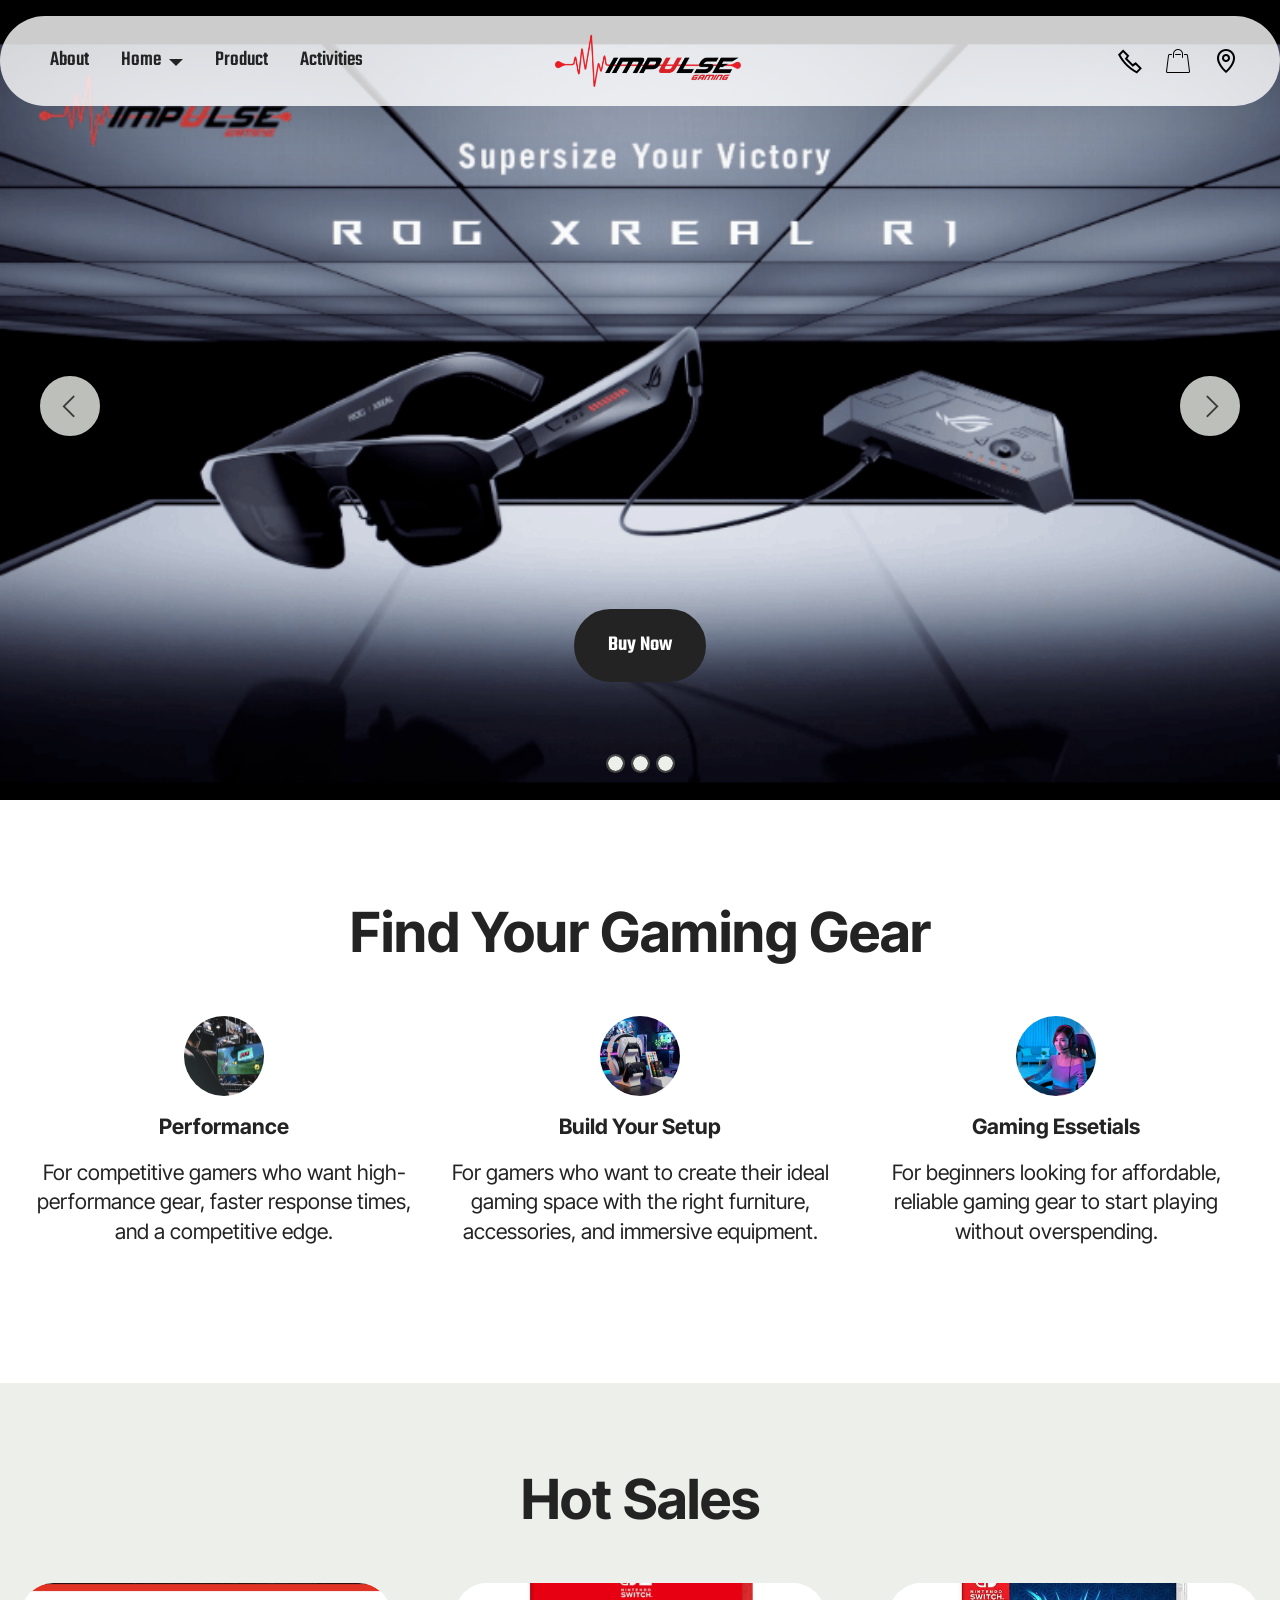
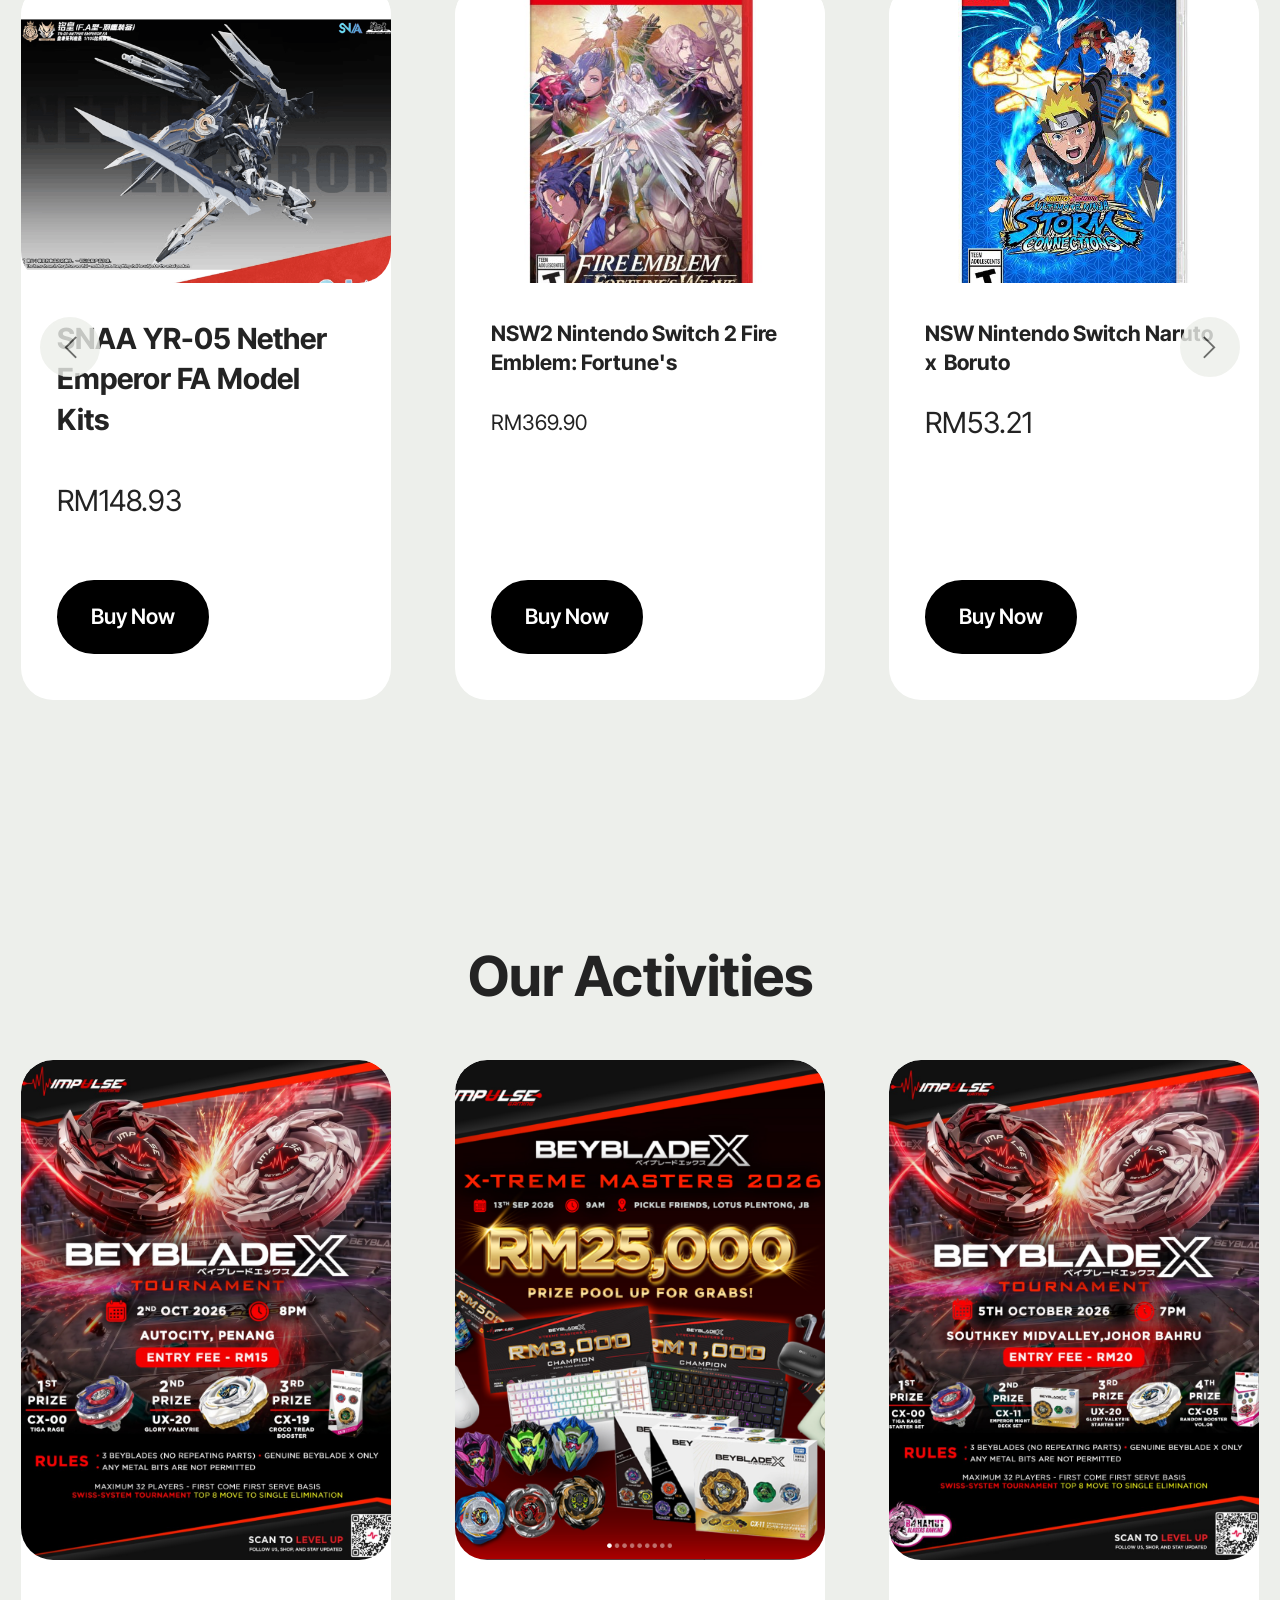
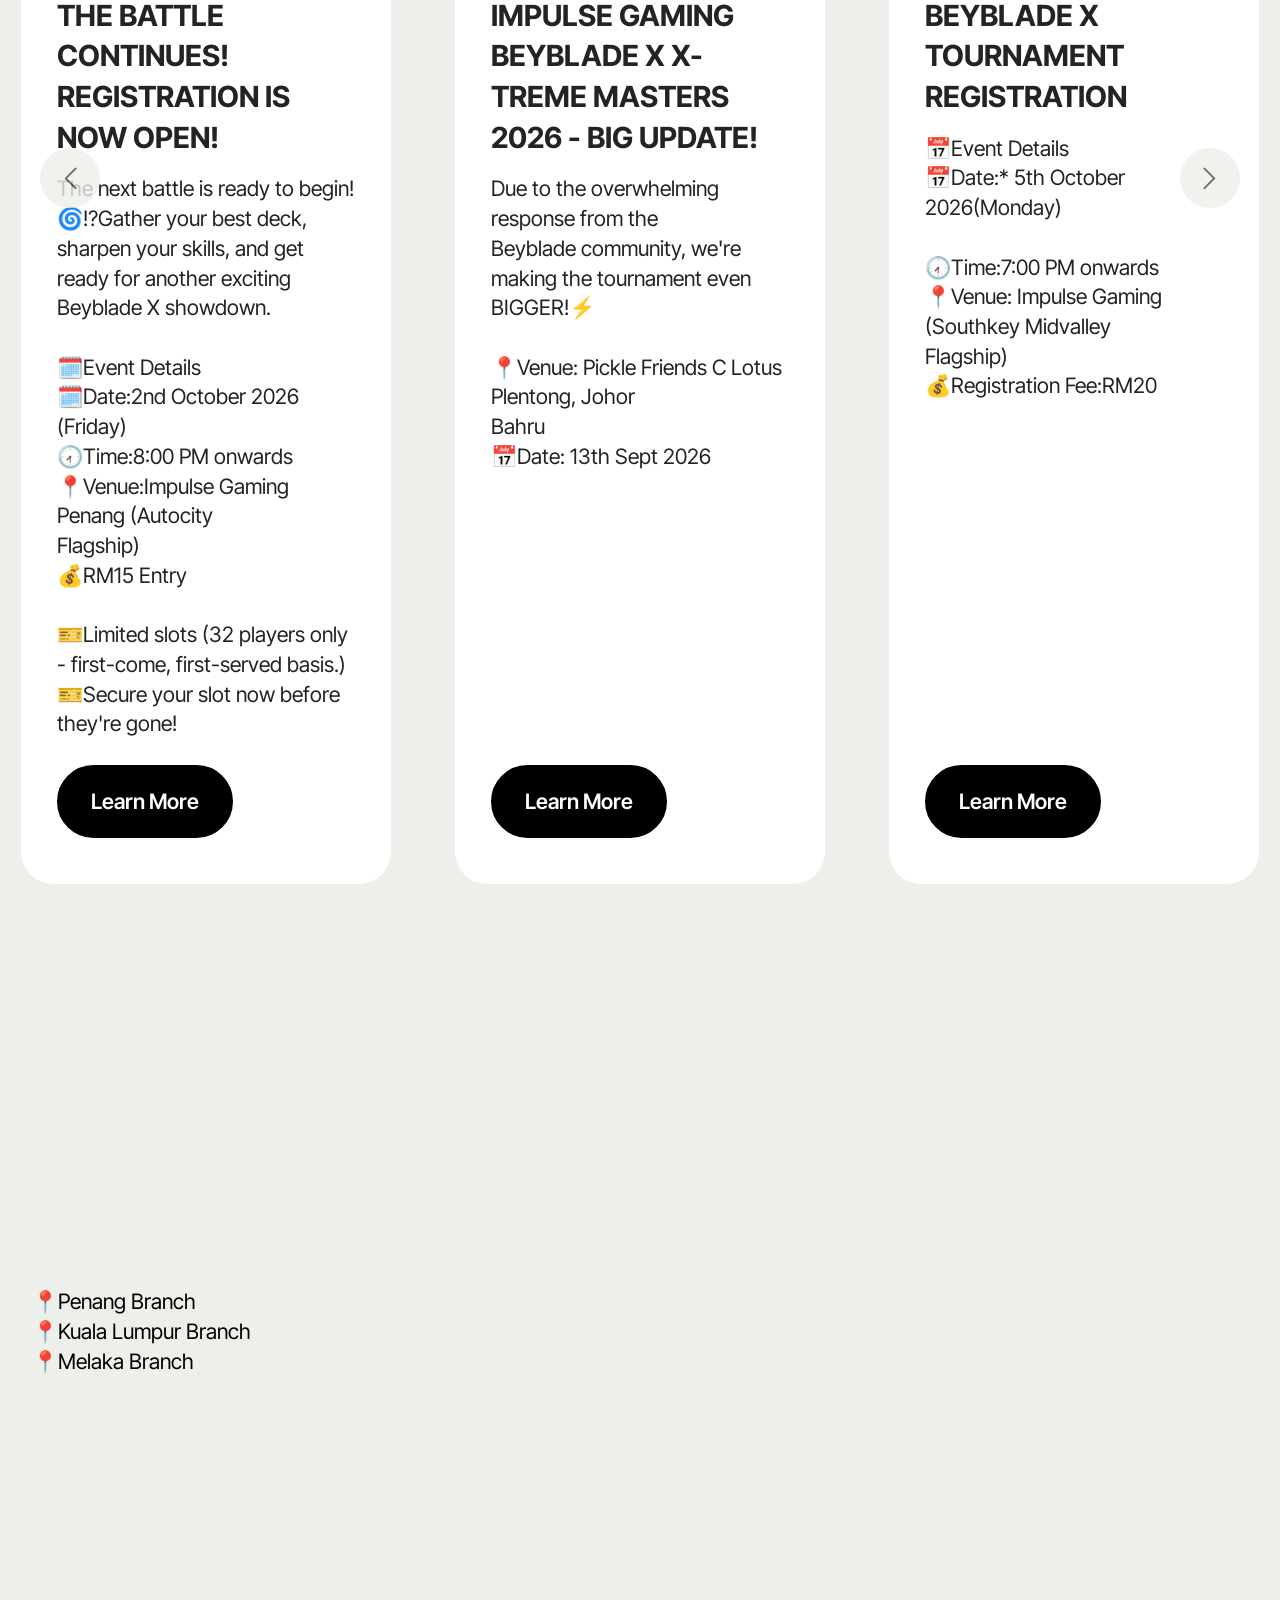
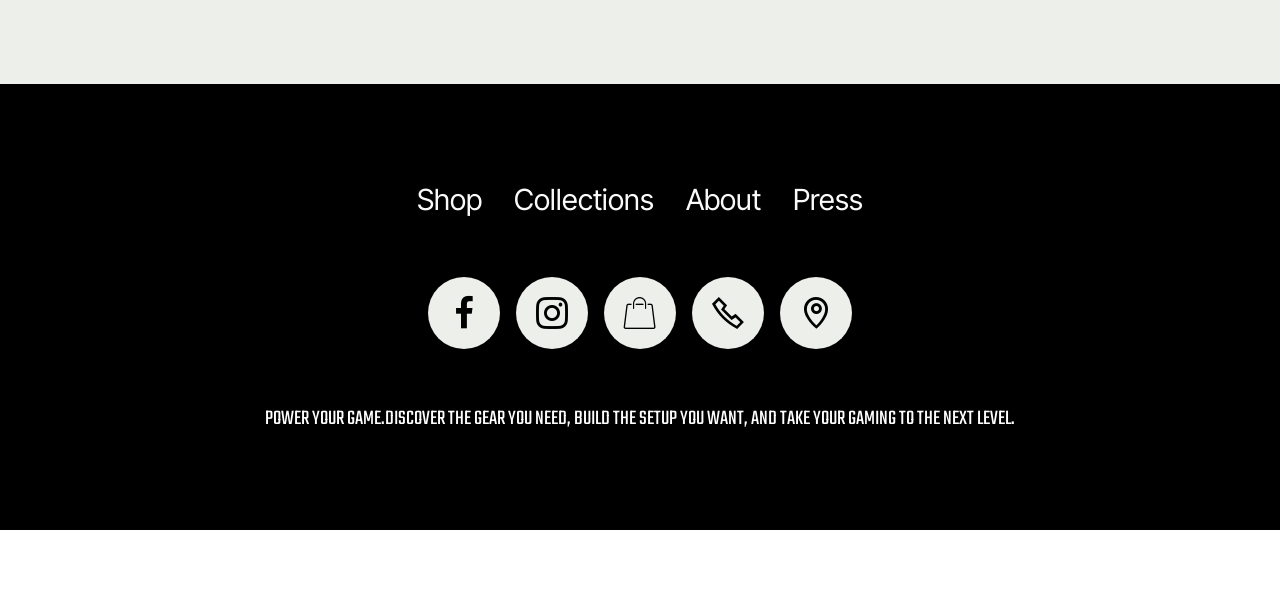
<file: index.html>
<!DOCTYPE html>
<html  >
<head>
  <!-- Site made with Mobirise Website Builder v6.1.12, https://mobirise.com -->
  <meta charset="UTF-8">
  <meta http-equiv="X-UA-Compatible" content="IE=edge">
  <meta name="generator" content="Mobirise v6.1.12, mobirise.com">
  <meta name="viewport" content="width=device-width, initial-scale=1, minimum-scale=1">
  <link rel="shortcut icon" href="assets/images/810544d3-2935-4c98-8b56-ef6726f5b00a-3.png" type="image/x-icon">
  <meta name="description" content="">
  
  
  <title>Home</title>
  <link rel="stylesheet" href="assets/web/assets/mobirise-icons2/mobirise2.css">
  <link rel="stylesheet" href="assets/web/assets/mobirise-icons/mobirise-icons.css">
  <link rel="stylesheet" href="assets/bootstrap/css/bootstrap.min.css">
  <link rel="stylesheet" href="assets/animatecss/animate.css">
  <link rel="stylesheet" href="assets/dropdown/css/style.css">
  <link rel="stylesheet" href="assets/socicon/css/styles.css">
  <link rel="stylesheet" href="assets/theme/css/style.css">
  <link rel="preload" href="https://fonts.googleapis.com/css?family=Inter+Tight:100,200,300,400,500,600,700,800,900,100i,200i,300i,400i,500i,600i,700i,800i,900i&display=swap" as="style" onload="this.onload=null;this.rel='stylesheet'">
  <noscript><link rel="stylesheet" href="https://fonts.googleapis.com/css?family=Inter+Tight:100,200,300,400,500,600,700,800,900,100i,200i,300i,400i,500i,600i,700i,800i,900i&display=swap"></noscript>
  <link rel="preload" href="https://fonts.googleapis.com/css?family=Teko:300,400,500,600,700&display=swap" as="style" onload="this.onload=null;this.rel='stylesheet'">
  <noscript><link rel="stylesheet" href="https://fonts.googleapis.com/css?family=Teko:300,400,500,600,700&display=swap"></noscript>
  <link rel="preload" as="style" href="assets/mobirise/css/mbr-additional.css?v=QFrFdP"><link rel="stylesheet" href="assets/mobirise/css/mbr-additional.css?v=QFrFdP" type="text/css">

  
  
  
</head>
<body>
  
  <section data-bs-version="5.1" class="menu menu3 cid-vxCRiuarVO" once="menu" id="menu03-0">
	

	<nav class="navbar navbar-dropdown navbar-fixed-top navbar-expand-lg">
		<div class="container">
			<div class="navbar-brand">
				<span class="navbar-logo">
					<a href="https://mobiri.se">
						<img src="assets/images/810544d3-2935-4c98-8b56-ef6726f5b00a-3.png" alt="Mobirise Website Builder" style="height: 4rem;">
					</a>
				</span>
				
			</div>
			<button class="navbar-toggler" type="button" data-toggle="collapse" data-bs-toggle="collapse" data-target="#navbarSupportedContent" data-bs-target="#navbarSupportedContent" aria-controls="navbarNavAltMarkup" aria-expanded="false" aria-label="Toggle navigation">
				<div class="hamburger">
					<span></span>
					<span></span>
					<span></span>
					<span></span>
				</div>
			</button>
			<div class="collapse navbar-collapse" id="navbarSupportedContent">
				<ul class="navbar-nav nav-dropdown nav-right" data-app-modern-menu="true"><li class="nav-item">
						<a class="nav-link link text-black text-primary display-4" href="page6.html">About</a>
					</li>
					<li class="nav-item dropdown">
						<a class="nav-link link text-black text-primary dropdown-toggle display-4" href="index.html#features017-1g" aria-expanded="false" data-toggle="dropdown-submenu" data-bs-toggle="dropdown" data-bs-auto-close="outside">Home</a><div class="dropdown-menu" aria-labelledby="dropdown-809"><a class="text-black text-primary show dropdown-item display-4" href="index.html#top">Home<br></a><a class="text-black show text-primary dropdown-item display-4" href="page2.html">Performance</a><a class="text-black text-primary show dropdown-item display-4" href="page3.html">Build Your Upset</a><a class="text-black text-primary show dropdown-item display-4" href="page4.html">Game Esssentials</a><a class="text-black text-primary show dropdown-item display-4" href="page6.html">About Us</a><a class="text-black text-primary show dropdown-item display-4" href="page7.html">Johor Branch</a><a class="text-black text-primary show dropdown-item display-4" href="page9.html">Kuala Lumpur</a><a class="text-black text-primary show dropdown-item display-4" href="page8.html">Penang Branch</a><a class="text-black text-primary show dropdown-item display-4" href="page10.html">Melaka Branch</a></div>
					</li><li class="nav-item"><a class="nav-link link text-black text-primary show display-4" href="index.html#features017-1g">Product</a></li>
					<li class="nav-item">
						<a class="nav-link link text-black text-primary display-4" href="index.html#features017-3">Activities<br></a>
					</li></ul>
				<div class="icons-menu">
					<a class="iconfont-wrapper" href="https://wa.me/60189623633">
						<span class="p-2 mbr-iconfont mobi-mbri-phone mobi-mbri"></span>
					</a>
					<a class="iconfont-wrapper" href="https://my.shp.ee/nZAVNdtg">
						<span class="p-2 mbr-iconfont mbri-shopping-bag"></span>
					</a>
					<a class="iconfont-wrapper" href="index.html#contacts03-f">
						<span class="p-2 mbr-iconfont mobi-mbri-map-pin mobi-mbri"></span>
					</a>
					
				</div>
				
			</div>
		</div>
	</nav>
</section>

<section data-bs-version="5.1" class="slider3 cid-vxCRrqFMGP" id="slider03-2">
    
    <div class="carousel slide" id="vxOCfEQy3T" data-ride="carousel" data-bs-ride="carousel" data-interval="7000" data-bs-interval="7000">
        <ol class="carousel-indicators">
            <li data-slide-to="0" data-bs-slide-to="0" class="active" data-target="#vxOCfEQy3T" data-bs-target="#vxOCfEQy3T"></li>
            <li data-slide-to="1" data-bs-slide-to="1" data-target="#vxOCfEQy3T" data-bs-target="#vxOCfEQy3T"></li>
            <li data-slide-to="2" data-bs-slide-to="2" data-target="#vxOCfEQy3T" data-bs-target="#vxOCfEQy3T"></li>
        </ol>
        <div class="carousel-inner">
            
            <div class="carousel-item slider-image item active">
                <div class="item-wrapper">
                    <img class="d-block w-100" src="assets/images/e688aae5b18f2026-10-122000.49.30-774x562.png" alt="Mobirise Website Builder" data-slide-to="0" data-bs-slide-to="0">
                    
                    <div class="carousel-caption">
                        
                        
                        <div class="mbr-section-btn mb-5"><a class="btn btn-black display-4" href="https://my.shp.ee/52u9nRNx">Buy Now</a></div>     
                    </div>
                </div>
            </div><div class="carousel-item slider-image item">
                <div class="item-wrapper">
                    <img class="d-block w-100" src="assets/images/2026-10-11-16.40.14.png" alt="Mobirise Website Builder" data-slide-to="1" data-bs-slide-to="1">
                    
                    <div class="carousel-caption">
                        
                        
                        <div class="mbr-section-btn mb-5"><a class="btn btn-black display-4" href="https://my.shp.ee/9VGLsF1H">Buy Now</a></div>     
                    </div>
                </div>
            </div>
            <div class="carousel-item slider-image item">
                <div class="item-wrapper">
                    <img class="d-block w-100" src="assets/images/2026-10-11-15.18.29-1.png" alt="Mobirise Website Builder">
                    
                    <div class="carousel-caption">
                        
                        
                        <div class="mbr-section-btn mb-5"><a class="btn btn-black display-4" href="index.html#features016-8">Get started</a></div>     
                    </div>
                </div>
            </div>
        </div>
        <a class="carousel-control carousel-control-prev" role="button" data-slide="prev" data-bs-slide="prev" href="#vxOCfEQy3T">
            <span class="mobi-mbri mobi-mbri-arrow-prev" aria-hidden="true"></span>
            <span class="sr-only visually-hidden">Previous</span>
        </a>
        <a class="carousel-control carousel-control-next" role="button" data-slide="next" data-bs-slide="next" href="#vxOCfEQy3T">
            <span class="mobi-mbri mobi-mbri-arrow-next" aria-hidden="true"></span>
            <span class="sr-only visually-hidden">Next</span>
        </a>
    </div>
</section>

<section data-bs-version="5.1" class="features16 cid-vxD688LUHN" id="features016-8">  
  
  
  
  <div class="container">
    <div class="row justify-content-center mb-5">
      <div class="col-12 content-head">
        <h4 class="mbr-section-title mbr-fonts-style align-center mb-0 display-2"><strong>Find Your Gaming Gear</strong></h4>
        
      </div>
    </div>
    <div class="row justify-content-center">
      <div class="item features-without-image col-12 col-lg-4">
        <div class="item-wrapper">
          <div class="card-box">
            <div class="img-box">
              <div class="image-wrapper mb-3">
                <a href="page2.html"><img src="assets/images/e688aae5b18f2026-10-112014.40.39-160x201.png" alt="Mobirise Website Builder"></a>
              </div>
            </div>
            <h3 class="card-title mbr-fonts-style mb-0 display-7">
              <strong>Performance</strong></h3>
            <h1 class="card-text mbr-fonts-style mt-3 display-7">For competitive gamers who want high-performance gear, faster response times, and a competitive edge.</h1>
            <div class="link-wrap">
              
            </div>
          </div>
        </div>
      </div>
      <div class="item features-without-image col-12 col-lg-4">
        <div class="item-wrapper">
          <div class="card-box">
            <div class="img-box">
              <div class="image-wrapper mb-3">
                <a href="page3.html"><img src="assets/images/2420103126b7b00dc3d4316d2ccac0a3-160x190.jpg" alt="Mobirise Website Builder"></a>
              </div>
            </div>
            <h3 class="card-title mbr-fonts-style mb-0 display-7">
              <strong>Build Your Setup</strong></h3>
            <h1 class="card-text mbr-fonts-style mt-3 display-7">For gamers who want to create their ideal gaming space with the right furniture, accessories, and immersive equipment.</h1>
            <div class="link-wrap">
              
            </div>
          </div>
        </div>
      </div>
      <div class="item features-without-image col-12 col-lg-4">
        <div class="item-wrapper">
          <div class="card-box">
            <div class="img-box">
              <div class="image-wrapper mb-3">
                <a href="page4.html"><img src="assets/images/93a19c2c12ee6de6e7a9efd8c915a859-160x160.jpg" alt="Mobirise Website Builder"></a>
              </div>
            </div>
            <h3 class="card-title mbr-fonts-style mb-0 display-7"><strong>Gaming Essetials</strong><strong><br></strong></h3>
            <h1 class="card-text mbr-fonts-style mt-3 display-7">For beginners looking for affordable, reliable gaming gear to start playing without overspending.</h1>
            <div class="link-wrap">
              
            </div>
          </div>
        </div>
      </div>
    </div>
  </div>
</section>

<section data-bs-version="5.1" class="features017 mbr-embla cid-vxL8z0LkkC" id="features017-1g">
	
	
	<div class="position-relative">
		<div class="container-fluid">
			<div class="row justify-content-center">
				<div class="col-12 content-head">
					<div class="mbr-section-head mb-5">
						<h4 class="mbr-section-title mbr-fonts-style align-center mb-0 display-2">
							<strong>Hot Sales</strong></h4>
						
					</div>
				</div>
			</div>
		</div>

		<div class="embla" data-skip-snaps="true" data-align="center" data-contain-scroll="trimSnaps" data-loop="true" data-auto-play-interval="5" data-draggable="true">
			<div class="embla__viewport container-fluid">
				<div class="embla__container">
					<div class="embla__slide slider-image item active" style="margin-left: 2rem; margin-right: 2rem;">
						<div class="slide-content">
							<div class="item-img">
								<div class="item-wrapper">
									<img src="assets/images/fe-fortune-w-s2-n-600x600.jpeg" alt="Mobirise Website Builder" title="" data-slide-to="0" data-bs-slide-to="0">
								</div>
							</div>
							<div class="item-content">
								<h5 class="item-title mbr-fonts-style display-7"><strong>NSW2 Nintendo Switch 2 Fire Emblem: Fortune's</strong><br><br>RM369.90</h5>
								
								
							</div>

							<div class="mbr-section-btn item-footer mt-2"><a href="https://my.shp.ee/gpzCwn9M" class="btn item-btn btn-primary display-7" target="_blank">Buy Now</a></div>
						</div>
					</div>
					<div class="embla__slide slider-image item" style="margin-left: 2rem; margin-right: 2rem;">
						<div class="slide-content">
							<div class="item-img">
								<div class="item-wrapper">
									<img src="assets/images/81tj27sj7sl.-ac-ul600-sr600600-600x600.jpg" alt="Mobirise Website Builder" title="" data-slide-to="1" data-bs-slide-to="1">
								</div>
							</div>
							<div class="item-content">
								<h5 class="item-title mbr-fonts-style display-7"><strong>NSW Nintendo Switch Naruto x&nbsp; Boruto</strong><br><strong><br></strong><span style="font-size: calc(1.35rem + 0.65 * ((100vw - 62rem) / 25));">RM53.21</span></h5>
								
								
							</div>
							<div class="mbr-section-btn item-footer mt-2"><a href="https://my.shp.ee/Q5DMWi3d" class="btn item-btn btn-primary display-7" target="_blank">Buy Now</a></div>
						</div>
					</div><div class="embla__slide slider-image item" style="margin-left: 2rem; margin-right: 2rem;">
						<div class="slide-content">
							<div class="item-img">
								<div class="item-wrapper">
									<img src="assets/images/bd5e9a36-68e0-4d03-b06c-e5f9342bf3fd-600x600.jpeg" alt="Mobirise Website Builder" title="" data-slide-to="2" data-bs-slide-to="2">
								</div>
							</div>
							<div class="item-content">
								<h5 class="item-title mbr-fonts-style display-5"><strong>PS5 FC FC27 Football Club 27 FIFA 2027 Chi/</strong><strong style="font-size: calc(1.35rem + 0.65 * ((100vw - 62rem) / 25));">Eng Version</strong><strong style="font-size: calc(1.35rem + 0.65 * ((100vw - 62rem) / 25));"><br></strong><br><span style="font-size: calc(1.35rem + 0.65 * ((100vw - 62rem) / 25));">RM248.21</span></h5>
								
								
							</div>
							<div class="mbr-section-btn item-footer mt-2"><a href="https://my.shp.ee/SThEpxCx" class="btn item-btn btn-primary display-7" target="_blank">Buy Now</a></div>
						</div>
					</div>
					
					
					<div class="embla__slide slider-image item" style="margin-left: 2rem; margin-right: 2rem;">
						<div class="slide-content">
							<div class="item-img">
								<div class="item-wrapper">
									<img src="assets/images/2026-10-12-01.59.12-1200x1207.png" alt="Mobirise Website Builder" title="" data-slide-to="3" data-bs-slide-to="3">
								</div>
							</div>
							<div class="item-content">
								<h5 class="item-title mbr-fonts-style display-5"><strong>PS5 Marvel's Wolverine Chi/Eng</strong><div><strong>Version</strong></div><div><strong><br></strong></div><div>RM292.92</div></h5>
								
								
							</div>
							<div class="mbr-section-btn item-footer mt-2"><a href="https://my.shp.ee/rQ4nNgC5" class="btn item-btn btn-primary display-7" target="_blank">Buy Now</a></div>
						</div>
					</div><div class="embla__slide slider-image item" style="margin-left: 2rem; margin-right: 2rem;">
						<div class="slide-content">
							<div class="item-img">
								<div class="item-wrapper">
									<img src="assets/images/2026-10-12-01.51.37-1200x1193.png" alt="Mobirise Website Builder" title="" data-slide-to="4" data-bs-slide-to="4">
								</div>
							</div>
							<div class="item-content">
								<h5 class="item-title mbr-fonts-style display-5"><strong>PlayStation PS4/PS5 Promotion </strong><br><strong><br></strong>Games 5 for RM169</h5>
								
								
							</div>
							<div class="mbr-section-btn item-footer mt-2"><a href="https://my.shp.ee/NQ8RESkt" class="btn item-btn btn-primary display-7" target="_blank">Buy Now</a></div>
						</div>
					</div><div class="embla__slide slider-image item" style="margin-left: 2rem; margin-right: 2rem;">
						<div class="slide-content">
							<div class="item-img">
								<div class="item-wrapper">
									<img src="assets/images/images-9-447x447.jpeg" alt="Mobirise Website Builder" title="" data-slide-to="5" data-bs-slide-to="5">
								</div>
							</div>
							<div class="item-content">
								<h5 class="item-title mbr-fonts-style display-5"><strong>Razer DeathAdder Essential Gaming Wired Mouse</strong><br><strong><br></strong><div>RM59.33</div></h5>
								
								
							</div>
							<div class="mbr-section-btn item-footer mt-2"><a href="https://my.shp.ee/eGX7m2RG" class="btn item-btn btn-primary display-7" target="_blank">Buy Now</a></div>
						</div>
					</div>
					<div class="embla__slide slider-image item" style="margin-left: 2rem; margin-right: 2rem;">
						<div class="slide-content">
							<div class="item-img">
								<div class="item-wrapper">
									<img src="assets/images/e688aae5b18f2026-10-122002.09.54-1200x1202.png" alt="Mobirise Website Builder" title="" data-slide-to="6" data-bs-slide-to="6">
								</div>
							</div>
							<div class="item-content">
								<h5 class="item-title mbr-fonts-style display-5"><strong>Nintendo Switch 2 The Legend of Zelda 40th&nbsp;</strong><br><strong><br></strong><div>RM83.62</div></h5>
								
								
							</div>
							<div class="mbr-section-btn item-footer mt-2"><a href="https://my.shp.ee/PJ9He2BX" class="btn item-btn btn-primary display-7" target="_blank">Buy Now</a></div>
						</div>
					</div>
					<div class="embla__slide slider-image item" style="margin-left: 2rem; margin-right: 2rem;">
						<div class="slide-content">
							<div class="item-img">
								<div class="item-wrapper">
									<img src="assets/images/2026-10-12-02.13.36-600x603.png" alt="Mobirise Website Builder" title="" data-slide-to="7" data-bs-slide-to="7">
								</div>
							</div>
							<div class="item-content">
								<h5 class="item-title mbr-fonts-style display-5"><strong>Pokemon TCG [ENGLISH] Booster Pack</strong><br><strong><br></strong><div>RM32.90-RM214.90</div></h5>
								
								
							</div>
							<div class="mbr-section-btn item-footer mt-2"><a href="https://my.shp.ee/kqFX3zea" class="btn item-btn btn-primary display-7" target="_blank">Buy Now</a></div>
						</div>
					</div>
					<div class="embla__slide slider-image item" style="margin-left: 2rem; margin-right: 2rem;">
					<div class="slide-content">
						<div class="item-img">
							<div class="item-wrapper">
								<img src="assets/images/2026-10-12-02.16.47-600x599.png" alt="Mobirise Website Builder" title="" data-slide-to="8" data-bs-slide-to="8">
							</div>
						</div>
						<div class="item-content">
							<h5 class="item-title mbr-fonts-style display-5"><strong>SNAA YR-05 Nether Emperor FA Model Kits</strong><strong><br></strong><br>RM148.93<br><strong><br></strong></h5>
							
							
						</div>
						<div class="mbr-section-btn item-footer mt-2"><a href="https://my.shp.ee/zCdBCD5y" class="btn item-btn btn-primary display-7" target="_blank">Buy Now</a></div>
					</div>
					</div>
				</div>
			</div>
			<button class="embla__button embla__button--prev">
				<span class="mobi-mbri mobi-mbri-arrow-prev mbr-iconfont" aria-hidden="true"></span>
				<span class="sr-only visually-hidden visually-hidden visually-hidden">Previous</span>
			</button>
			<button class="embla__button embla__button--next">
				<span class="mobi-mbri mobi-mbri-arrow-next mbr-iconfont" aria-hidden="true"></span>
				<span class="sr-only visually-hidden visually-hidden visually-hidden">Next</span>
			</button>
		</div>
	</div>
</section>

<section data-bs-version="5.1" class="features017 mbr-embla cid-vxCSD493Hg" id="features017-3">
	
	
	<div class="position-relative">
		<div class="container-fluid">
			<div class="row justify-content-center">
				<div class="col-12 content-head">
					<div class="mbr-section-head mb-5">
						<h1 class="mbr-section-title mbr-fonts-style align-center mb-0 display-2">
							<strong>Our Activities</strong><strong><br></strong></h1>
						
					</div>
				</div>
			</div>
		</div>

		<div class="embla" data-skip-snaps="true" data-align="center" data-contain-scroll="trimSnaps" data-loop="true" data-auto-play-interval="5" data-draggable="true">
			<div class="embla__viewport container-fluid">
				<div class="embla__container">
					<div class="embla__slide slider-image item active" style="margin-left: 2rem; margin-right: 2rem;">
						<div class="slide-content">
							<div class="item-img">
								<div class="item-wrapper">
									<img src="assets/images/2026-10-11-16.51.17.png" alt="Mobirise Website Builder" title="" data-slide-to="1" data-bs-slide-to="1">
								</div>
							</div>
							<div class="item-content">
								<h5 class="item-title mbr-fonts-style display-5"><div><strong>IMPULSE GAMING BEYBLADE X X-TREME MASTERS 2026 - BIG UPDATE!</strong></div></h5>
								
								<p class="mbr-text mbr-fonts-style mt-3 display-7">Due to the overwhelming response from the<br>Beyblade community, we're making the tournament even BIGGER!⚡️<br><br>📍Venue: Pickle Friends C Lotus Plentong, Johor<br>Bahru<br>📅Date: 13th Sept 2026</p>
							</div>

							<div class="mbr-section-btn item-footer mt-2"><a href="https://www.instagram.com/p/DdGOEkWDElS/?xtok=aGdsdW1peHgxMjZv" class="btn item-btn btn-primary display-7" target="_blank">Learn More</a></div>
						</div>
					</div>
					<div class="embla__slide slider-image item" style="margin-left: 2rem; margin-right: 2rem;">
						<div class="slide-content">
							<div class="item-img">
								<div class="item-wrapper">
									<img src="assets/images/2026-10-11-16.52.35.png" alt="Mobirise Website Builder" title="" data-slide-to="2" data-bs-slide-to="2">
								</div>
							</div>
							<div class="item-content">
								<h5 class="item-title mbr-fonts-style display-5"><strong>BEYBLADE X TOURNAMENT REGISTRATION</strong></h5>
								
								<p class="mbr-text mbr-fonts-style mt-3 display-7">📅Event Details<br>📅Date:* 5th October 2026(Monday)<br><br>🕢Time:7:00 PM onwards<br>📍Venue: Impulse Gaming (Southkey Midvalley<br>Flagship)<br>💰Registration Fee:RM20</p>
							</div>
							<div class="mbr-section-btn item-footer mt-2"><a href="https://www.instagram.com/p/DeEU-NqmBB5/?xtok=MTltOHRucmt6djFnbQ==" class="btn item-btn btn-primary display-7" target="_blank">Learn More</a></div>
						</div>
					</div>
					<div class="embla__slide slider-image item" style="margin-left: 2rem; margin-right: 2rem;">
						<div class="slide-content">
							<div class="item-img">
								<div class="item-wrapper">
									<img src="assets/images/2026-10-11-16.54.08.png" alt="Mobirise Website Builder" title="" data-slide-to="3" data-bs-slide-to="3">
								</div>
							</div>
							<div class="item-content">
								<h5 class="item-title mbr-fonts-style display-5"><strong>NEW FORMAT, NEW</strong><div><strong>CHALLENGE!</strong></div></h5>
								
								<p class="mbr-text mbr-fonts-style mt-3 display-7">For the first time, we're opening up to 40 players!<br>🌀⁉️Get ready for an exciting Top 16 Single<br>Elimination battle and fight your way to the top!🏆🔥<br><br>🗓️Event Details<br>🗓️Date:8th October 2026(Friday)<br>🕢Time:8:00 PM onwards<br>📍Venue :Impulse Gaming Penang (Autocity<br>Flagship)<br>💰RM20Entry<br><br>🎫Limited slots (40 players only - first-come, first-served basis.)🎫Secure your slot now before all 40 spots are taken！</p>
							</div>
							<div class="mbr-section-btn item-footer mt-2"><a href="https://www.instagram.com/p/DeMMOocmP6k/?mdxt=bGt3Nm1xcHd0bzA0" class="btn item-btn btn-primary display-7" target="_blank">Learn More</a></div>
						</div>
					</div>
					<div class="embla__slide slider-image item" style="margin-left: 2rem; margin-right: 2rem;">
						<div class="slide-content">
							<div class="item-img">
								<div class="item-wrapper">
									<img src="assets/images/2026-10-11-16.54.25.png" alt="Mobirise Website Builder" title="" data-slide-to="4" data-bs-slide-to="4">
								</div>
							</div>
							<div class="item-content">
								<h5 class="item-title mbr-fonts-style display-5"><strong>THE BATTLE CONTINUES!</strong><div><strong>REGISTRATION IS NOW OPEN!&nbsp;</strong></div></h5>
								
								<p class="mbr-text mbr-fonts-style mt-3 display-7">The next battle is ready to begin! 🌀⁉️Gather your best deck, sharpen your skills, and get ready for another exciting Beyblade X showdown.<br><br>🗓️Event Details<br>🗓️Date:2nd October 2026 (Friday)<br>🕢Time:8:00 PM onwards<br>📍Venue:Impulse Gaming Penang (Autocity<br>Flagship)<br>💰RM15 Entry<br><br>🎫Limited slots (32 players only - first-come, first-served basis.)<br>🎫Secure your slot now before they're gone!</p>
							</div>
							<div class="mbr-section-btn item-footer mt-2"><a href="https://www.instagram.com/p/Dd8gOe1E7hi/?psln=MXkyNjM1Y2VmbDBkbQ==" class="btn item-btn btn-primary display-7" target="_blank">Learn More</a></div>
						</div>
					</div>
					
					
					
					
				</div>
			</div>
			<button class="embla__button embla__button--prev">
				<span class="mobi-mbri mobi-mbri-arrow-prev mbr-iconfont" aria-hidden="true"></span>
				<span class="sr-only visually-hidden visually-hidden visually-hidden">Previous</span>
			</button>
			<button class="embla__button embla__button--next">
				<span class="mobi-mbri mobi-mbri-arrow-next mbr-iconfont" aria-hidden="true"></span>
				<span class="sr-only visually-hidden visually-hidden visually-hidden">Next</span>
			</button>
		</div>
	</div>
</section>

<section data-bs-version="5.1" class="contacts03 cid-vxJo9DJy6X" id="contacts03-f">
  

  
  <div class="container">
    <div class="row justify-content-center">
      <div class="col-lg-4">
        <div class="col-12 col-md-12">
          <h5 class="mbr-section-title mbr-fonts-style mt-0 mb-4 display-2"><strong>Store Location</strong></h5>
          <h6 class="mbr-section-subtitle mbr-fonts-style mt-0 mb-4 display-7"><br><a href="page7.html" class="text-primary">📍Johor Branch</a><br><a href="page8.html" class="text-primary">📍Penang Branch</a><br><a href="page9.html" class="text-primary">📍Kuala Lumpur Branch</a><br><a href="page10.html" class="text-primary">📍Melaka Branch</a></h6>
          
        </div>
      </div>
      <div class="col-lg-8 side-features">
        <div class="google-map"><iframe frameborder="0" style="border:0" src="https://www.google.com/maps/embed?pb=!1m18!1m12!1m3!1d3983.7931159852133!2d101.59052827435056!3d3.149210059458906!2m3!1f0!2f0!3f0!3m2!1i1024!2i768!4f13.1!3m3!1m2!1s0x31cc4fd66cf1a703%3A0x15883e8bb56e1771!2sImpulse%20Gaming%20(IOI%20Mall%20Damansara)!5e0!3m2!1sen!2sus!4v1791711749289!5m2!1sen!2sus" allowfullscreen=""></iframe></div>
      </div>
    </div>
  </div>
</section>

<section data-bs-version="5.1" class="footer3 cid-vxKLVDkryE" once="footers" id="footer03-14">

        

    

    <div class="container">
        <div class="row">
            <div class="row-links">
                <ul class="header-menu">
                  
                  
                  
                  
                <li class="header-menu-item mbr-fonts-style display-5">
                    <a href="https://my.shp.ee/HpQGCEKf" class="text-white text-primary">Shop</a>
                  </li><li class="header-menu-item mbr-fonts-style display-5">
                    <a href="#" class="text-white">Collections</a>
                  </li><li class="header-menu-item mbr-fonts-style display-5">
                    <a href="page6.html" class="text-white text-primary">About</a>
                  </li><li class="header-menu-item mbr-fonts-style display-5">
                    <a href="#" class="text-white">Press</a>
                  </li></ul>
              </div>

            <div class="col-12 mt-4">
                <div class="social-row">
                    <div class="soc-item">
                        <a href="https://www.facebook.com/share/1RViRz7NjQ/" target="_blank">
                            <span class="mbr-iconfont display-7 socicon-facebook socicon"></span>
                        </a>
                    </div>
                    <div class="soc-item">
                        <a href="https://instagram.com/impulse.gaming?obrf=MTcxdnVjdnY0bWRhNg%3D%3D" target="_blank">
                            <span class="mbr-iconfont socicon-instagram socicon"></span>
                        </a>
                    </div>
                    <div class="soc-item">
                        <a href="https://my.shp.ee/HpQGCEKf" target="_blank">
                            <span class="mbr-iconfont mbri-shopping-bag"></span>
                        </a>
                    </div>
                    <div class="soc-item">
                        <a href="https://wa.me/60189623633">
                            <span class="mbr-iconfont mobi-mbri-phone mobi-mbri"></span>
                        </a>
                    </div>
                    <div class="soc-item">
                        <a href="index.html#contacts03-f" target="_blank">
                            <span class="mbr-iconfont mobi-mbri-map-pin mobi-mbri"></span>
                        </a>
                    </div>
                </div>
            </div>
            <div class="col-12 mt-5">
                <p class="mbr-fonts-style copyright display-4">
                    POWER YOUR GAME.DISCOVER THE GEAR YOU NEED, BUILD THE SETUP YOU WANT, AND TAKE YOUR GAMING TO THE NEXT LEVEL.
                </p>
            </div>
        </div>
    </div>
</section><section class="display-7" style="padding: 0;align-items: center;justify-content: center;flex-wrap: wrap;    align-content: center;display: flex;position: relative;height: 4rem;"><a href="https://mobiri.se/5185865" style="flex: 1 1;height: 4rem;position: absolute;width: 100%;z-index: 1;"><img alt="" style="height: 4rem;" src="[data-uri]"></a><p style="margin: 0;text-align: center;" class="display-7">&#8204;</p><a style="z-index:1" href="https://mobirise.com/offline-website-builder.html">Offline Website Software</a></section><script src="assets/bootstrap/js/bootstrap.bundle.min.js"></script>  <script src="assets/smoothscroll/smooth-scroll.js"></script>  <script src="assets/ytplayer/index.js"></script>  <script src="assets/dropdown/js/navbar-dropdown.js"></script>  <script src="assets/embla/embla.min.js"></script>  <script src="assets/embla/script.js"></script>  <script src="assets/theme/js/script.js"></script>  
  
  
  <input name="animation" type="hidden">
  </body>
</html>
</file>
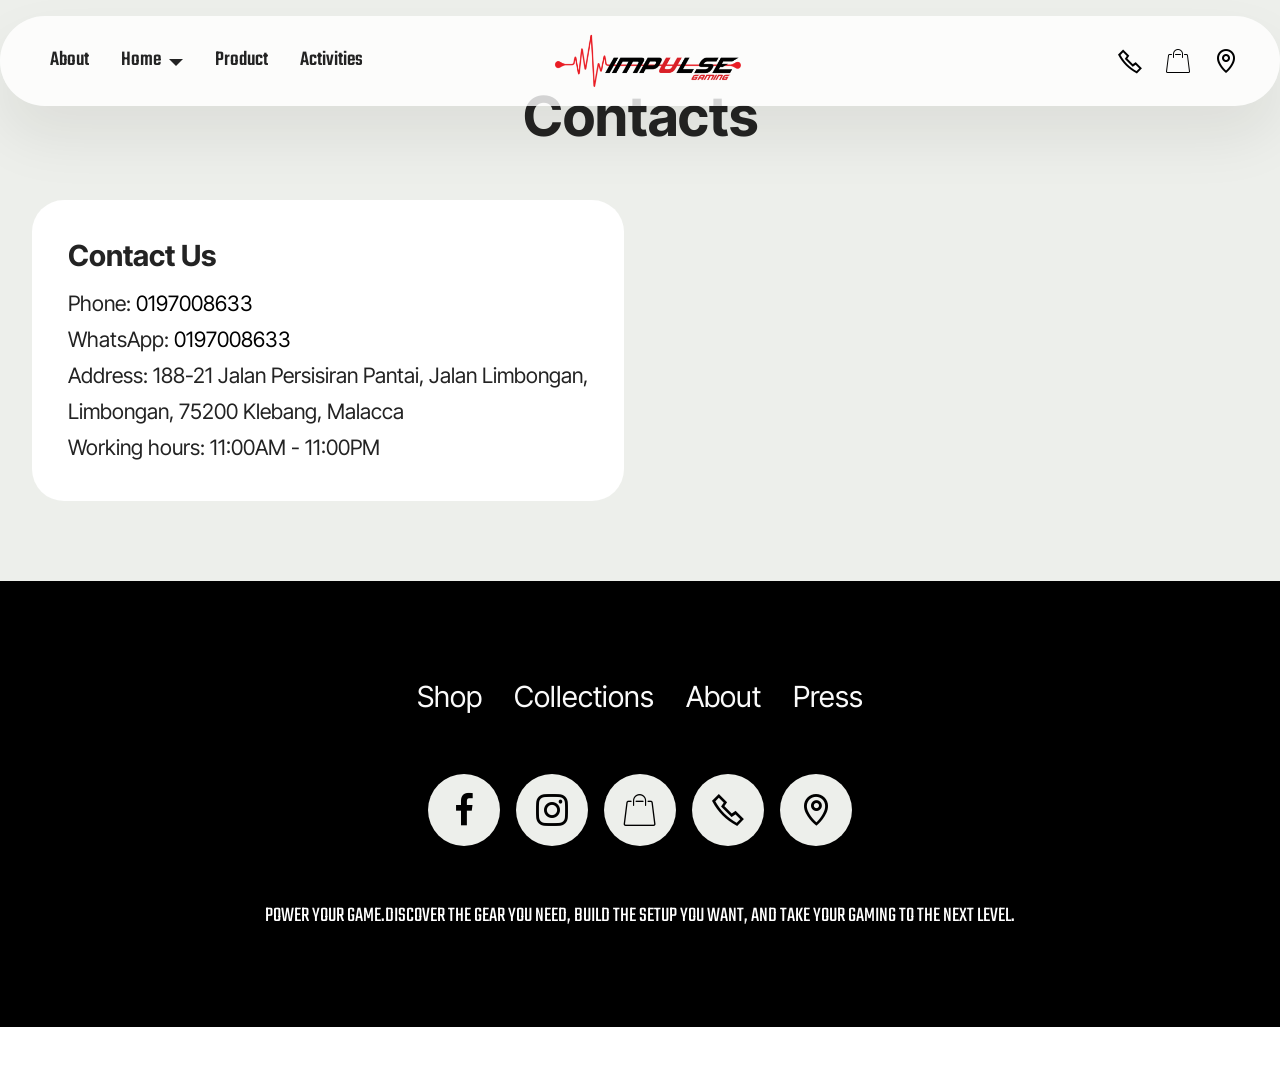
<file: page10.html>
<!DOCTYPE html>
<html  >
<head>
  <!-- Site made with Mobirise Website Builder v6.1.12, https://mobirise.com -->
  <meta charset="UTF-8">
  <meta http-equiv="X-UA-Compatible" content="IE=edge">
  <meta name="generator" content="Mobirise v6.1.12, mobirise.com">
  <meta name="viewport" content="width=device-width, initial-scale=1, minimum-scale=1">
  <link rel="shortcut icon" href="assets/images/810544d3-2935-4c98-8b56-ef6726f5b00a-3.png" type="image/x-icon">
  <meta name="description" content="">
  
  
  <title>Melaka Branch</title>
  <link rel="stylesheet" href="assets/web/assets/mobirise-icons2/mobirise2.css">
  <link rel="stylesheet" href="assets/web/assets/mobirise-icons/mobirise-icons.css">
  <link rel="stylesheet" href="assets/bootstrap/css/bootstrap.min.css">
  <link rel="stylesheet" href="assets/animatecss/animate.css">
  <link rel="stylesheet" href="assets/dropdown/css/style.css">
  <link rel="stylesheet" href="assets/socicon/css/styles.css">
  <link rel="stylesheet" href="assets/theme/css/style.css">
  <link rel="preload" href="https://fonts.googleapis.com/css?family=Inter+Tight:100,200,300,400,500,600,700,800,900,100i,200i,300i,400i,500i,600i,700i,800i,900i&display=swap" as="style" onload="this.onload=null;this.rel='stylesheet'">
  <noscript><link rel="stylesheet" href="https://fonts.googleapis.com/css?family=Inter+Tight:100,200,300,400,500,600,700,800,900,100i,200i,300i,400i,500i,600i,700i,800i,900i&display=swap"></noscript>
  <link rel="preload" href="https://fonts.googleapis.com/css?family=Teko:300,400,500,600,700&display=swap" as="style" onload="this.onload=null;this.rel='stylesheet'">
  <noscript><link rel="stylesheet" href="https://fonts.googleapis.com/css?family=Teko:300,400,500,600,700&display=swap"></noscript>
  <link rel="preload" as="style" href="assets/mobirise/css/mbr-additional.css?v=F1nOQV"><link rel="stylesheet" href="assets/mobirise/css/mbr-additional.css?v=F1nOQV" type="text/css">

  
  
  
</head>
<body>
  
  <section data-bs-version="5.1" class="menu menu3 cid-vxCRiuarVO" once="menu" id="menu03-1d">
	

	<nav class="navbar navbar-dropdown navbar-fixed-top navbar-expand-lg">
		<div class="container">
			<div class="navbar-brand">
				<span class="navbar-logo">
					<a href="https://mobiri.se">
						<img src="assets/images/810544d3-2935-4c98-8b56-ef6726f5b00a-3.png" alt="Mobirise Website Builder" style="height: 4rem;">
					</a>
				</span>
				
			</div>
			<button class="navbar-toggler" type="button" data-toggle="collapse" data-bs-toggle="collapse" data-target="#navbarSupportedContent" data-bs-target="#navbarSupportedContent" aria-controls="navbarNavAltMarkup" aria-expanded="false" aria-label="Toggle navigation">
				<div class="hamburger">
					<span></span>
					<span></span>
					<span></span>
					<span></span>
				</div>
			</button>
			<div class="collapse navbar-collapse" id="navbarSupportedContent">
				<ul class="navbar-nav nav-dropdown nav-right" data-app-modern-menu="true"><li class="nav-item">
						<a class="nav-link link text-black text-primary display-4" href="page6.html">About</a>
					</li>
					<li class="nav-item dropdown">
						<a class="nav-link link text-black text-primary dropdown-toggle display-4" href="index.html#features017-1g" aria-expanded="false" data-toggle="dropdown-submenu" data-bs-toggle="dropdown" data-bs-auto-close="outside">Home</a><div class="dropdown-menu" aria-labelledby="dropdown-809"><a class="text-black text-primary show dropdown-item display-4" href="index.html#top">Home<br></a><a class="text-black show text-primary dropdown-item display-4" href="page2.html">Performance</a><a class="text-black text-primary show dropdown-item display-4" href="page3.html">Build Your Upset</a><a class="text-black text-primary show dropdown-item display-4" href="page4.html">Game Esssentials</a><a class="text-black text-primary show dropdown-item display-4" href="page6.html">About Us</a><a class="text-black text-primary show dropdown-item display-4" href="page7.html">Johor Branch</a><a class="text-black text-primary show dropdown-item display-4" href="page9.html">Kuala Lumpur</a><a class="text-black text-primary show dropdown-item display-4" href="page8.html">Penang Branch</a><a class="text-black text-primary show dropdown-item display-4" href="page10.html">Melaka Branch</a></div>
					</li><li class="nav-item"><a class="nav-link link text-black text-primary show display-4" href="index.html#features017-1g">Product</a></li>
					<li class="nav-item">
						<a class="nav-link link text-black text-primary display-4" href="index.html#features017-3">Activities<br></a>
					</li></ul>
				<div class="icons-menu">
					<a class="iconfont-wrapper" href="https://wa.me/60189623633">
						<span class="p-2 mbr-iconfont mobi-mbri-phone mobi-mbri"></span>
					</a>
					<a class="iconfont-wrapper" href="https://my.shp.ee/nZAVNdtg">
						<span class="p-2 mbr-iconfont mbri-shopping-bag"></span>
					</a>
					<a class="iconfont-wrapper" href="index.html#contacts03-f">
						<span class="p-2 mbr-iconfont mobi-mbri-map-pin mobi-mbri"></span>
					</a>
					
				</div>
				
			</div>
		</div>
	</nav>
</section>

<section data-bs-version="5.1" class="contacts02 map1 cid-vxLKwQ4mc3" id="contacts02-1q">

    

    
    <div class="container">
        <div class="row justify-content-center">
            <div class="col-12 content-head">
                <div class="mbr-section-head mb-5">
                    <h3 class="mbr-section-title mbr-fonts-style align-center mb-0 display-2">
                        <strong>Contacts</strong>
                    </h3>
                    
                </div>
            </div>
        </div>
        <div class="row justify-content-center">
            <div class="card col-12 col-md-12 col-lg-6">
                <div class="card-wrapper">
                    <div class="text-wrapper">
                        <h5 class="cardTitle mbr-fonts-style mb-2 display-5">
                            <strong>Contact Us</strong>
                        </h5>
                        <ul class="list mbr-fonts-style display-7">
                            <li class="mbr-text item-wrap">Phone: <a href="tel:+12345678910" class="text-primary">0197008633</a></li>
                            <li class="mbr-text item-wrap">WhatsApp: <a href="tel:+12345678910" class="text-primary">0197008633</a></li>
                            <li class="mbr-text item-wrap">Address: 188-21 Jalan Persisiran Pantai, Jalan Limbongan, Limbongan, 75200 Klebang, Malacca</li>
                            <li class="mbr-text item-wrap">Working hours: 11:00AM - 11:00PM</li>
                        </ul>
                    </div>
                </div>
            </div>
            <div class="map-wrapper col-md-12 col-lg-6">
                <div class="google-map"><iframe frameborder="0" style="border:0" src="https://www.google.com/maps/embed?pb=!1m18!1m12!1m3!1d127580.03836561026!2d102.0810379433594!3d2.2004832000000003!2m3!1f0!2f0!3f0!3m2!1i1024!2i768!4f13.1!3m3!1m2!1s0x31d1f1005c78dfeb%3A0xbbb54ab06abfee2b!2sImpulse%20Gaming%20(Tarcor%20Park%20Flagship%20Store)!5e0!3m2!1szh-CN!2smy!4v1791745304740!5m2!1szh-CN!2smy" allowfullscreen=""></iframe></div>
            </div>
        </div>
    </div>
</section>

<section data-bs-version="5.1" class="footer3 cid-vxKLVDkryE" once="footers" id="footer03-14">

        

    

    <div class="container">
        <div class="row">
            <div class="row-links">
                <ul class="header-menu">
                  
                  
                  
                  
                <li class="header-menu-item mbr-fonts-style display-5">
                    <a href="https://my.shp.ee/HpQGCEKf" class="text-white text-primary">Shop</a>
                  </li><li class="header-menu-item mbr-fonts-style display-5">
                    <a href="#" class="text-white">Collections</a>
                  </li><li class="header-menu-item mbr-fonts-style display-5">
                    <a href="page6.html" class="text-white text-primary">About</a>
                  </li><li class="header-menu-item mbr-fonts-style display-5">
                    <a href="#" class="text-white">Press</a>
                  </li></ul>
              </div>

            <div class="col-12 mt-4">
                <div class="social-row">
                    <div class="soc-item">
                        <a href="https://www.facebook.com/share/1RViRz7NjQ/" target="_blank">
                            <span class="mbr-iconfont display-7 socicon-facebook socicon"></span>
                        </a>
                    </div>
                    <div class="soc-item">
                        <a href="https://instagram.com/impulse.gaming?obrf=MTcxdnVjdnY0bWRhNg%3D%3D" target="_blank">
                            <span class="mbr-iconfont socicon-instagram socicon"></span>
                        </a>
                    </div>
                    <div class="soc-item">
                        <a href="https://my.shp.ee/HpQGCEKf" target="_blank">
                            <span class="mbr-iconfont mbri-shopping-bag"></span>
                        </a>
                    </div>
                    <div class="soc-item">
                        <a href="https://wa.me/60189623633">
                            <span class="mbr-iconfont mobi-mbri-phone mobi-mbri"></span>
                        </a>
                    </div>
                    <div class="soc-item">
                        <a href="index.html#contacts03-f" target="_blank">
                            <span class="mbr-iconfont mobi-mbri-map-pin mobi-mbri"></span>
                        </a>
                    </div>
                </div>
            </div>
            <div class="col-12 mt-5">
                <p class="mbr-fonts-style copyright display-4">
                    POWER YOUR GAME.DISCOVER THE GEAR YOU NEED, BUILD THE SETUP YOU WANT, AND TAKE YOUR GAMING TO THE NEXT LEVEL.
                </p>
            </div>
        </div>
    </div>
</section><section class="display-7" style="padding: 0;align-items: center;justify-content: center;flex-wrap: wrap;    align-content: center;display: flex;position: relative;height: 4rem;"><a href="https://mobiri.se/5185865" style="flex: 1 1;height: 4rem;position: absolute;width: 100%;z-index: 1;"><img alt="" style="height: 4rem;" src="[data-uri]"></a><p style="margin: 0;text-align: center;" class="display-7">&#8204;</p><a style="z-index:1" href="https://mobirise.com/html-builder.html">HTML Maker</a></section><script src="assets/bootstrap/js/bootstrap.bundle.min.js"></script>  <script src="assets/smoothscroll/smooth-scroll.js"></script>  <script src="assets/ytplayer/index.js"></script>  <script src="assets/dropdown/js/navbar-dropdown.js"></script>  <script src="assets/theme/js/script.js"></script>  
  
  
  <input name="animation" type="hidden">
  </body>
</html>
</file>
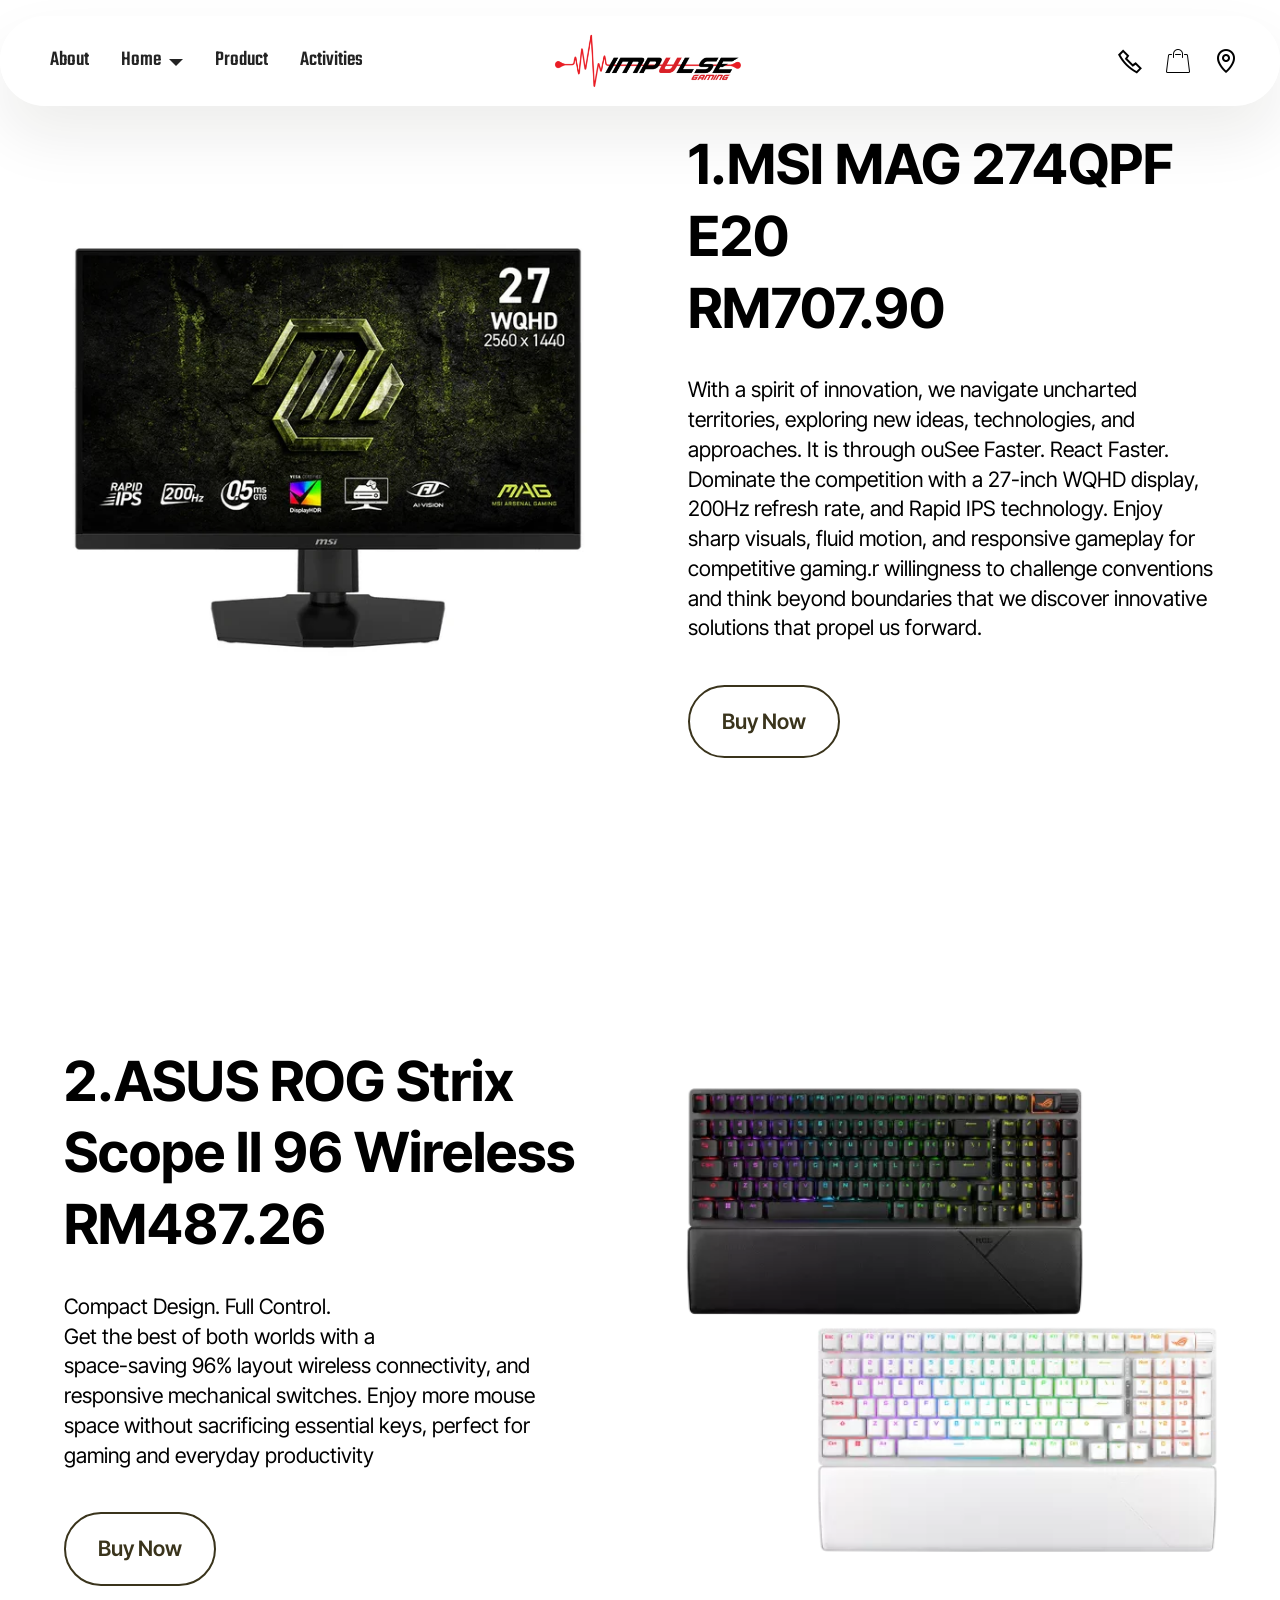
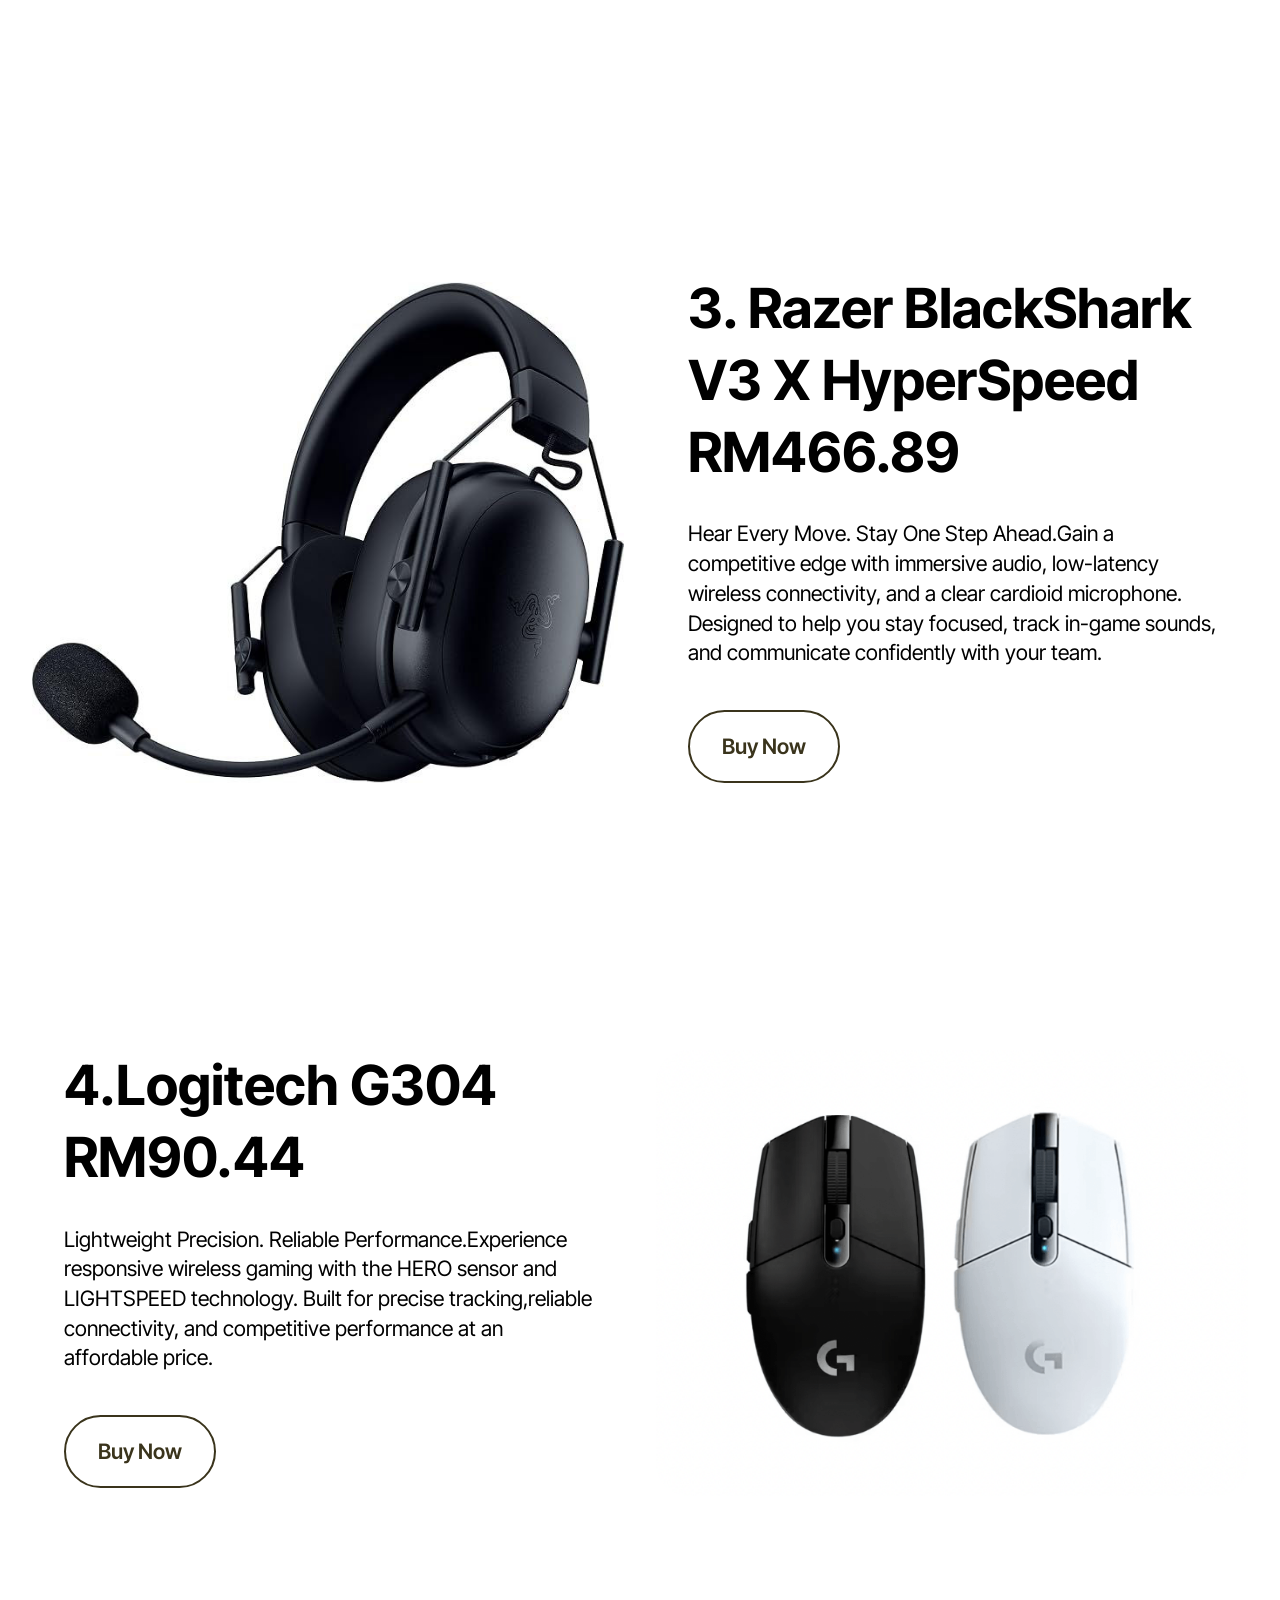
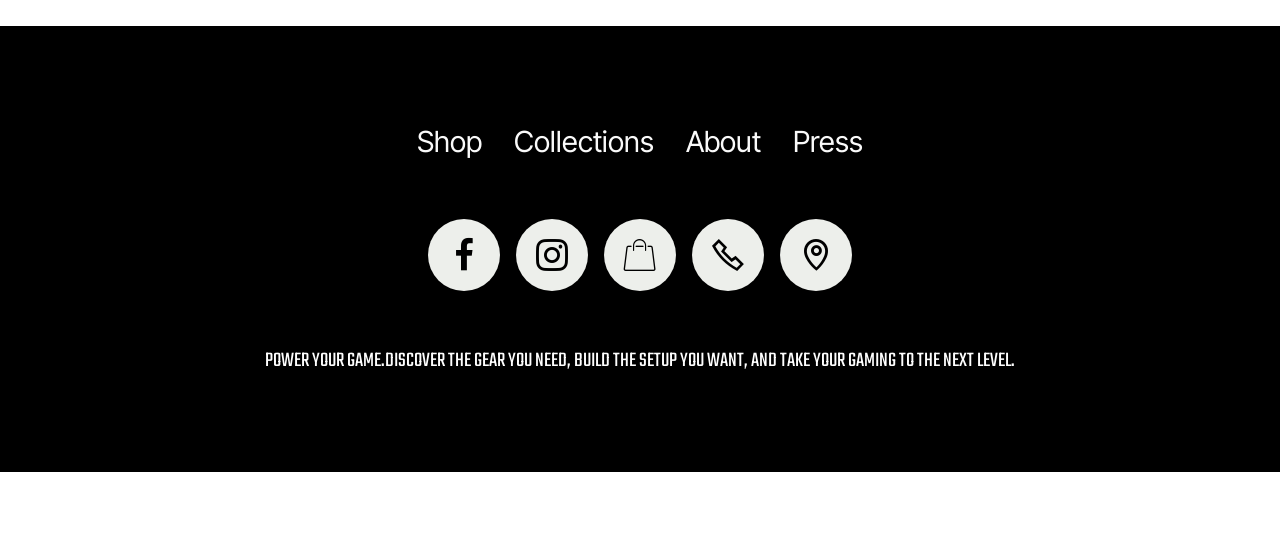
<file: page2.html>
<!DOCTYPE html>
<html  >
<head>
  <!-- Site made with Mobirise Website Builder v6.1.12, https://mobirise.com -->
  <meta charset="UTF-8">
  <meta http-equiv="X-UA-Compatible" content="IE=edge">
  <meta name="generator" content="Mobirise v6.1.12, mobirise.com">
  <meta name="viewport" content="width=device-width, initial-scale=1, minimum-scale=1">
  <link rel="shortcut icon" href="assets/images/810544d3-2935-4c98-8b56-ef6726f5b00a-3.png" type="image/x-icon">
  <meta name="description" content="">
  
  
  <title>Performance</title>
  <link rel="stylesheet" href="assets/web/assets/mobirise-icons2/mobirise2.css">
  <link rel="stylesheet" href="assets/web/assets/mobirise-icons/mobirise-icons.css">
  <link rel="stylesheet" href="assets/bootstrap/css/bootstrap.min.css">
  <link rel="stylesheet" href="assets/animatecss/animate.css">
  <link rel="stylesheet" href="assets/dropdown/css/style.css">
  <link rel="stylesheet" href="assets/socicon/css/styles.css">
  <link rel="stylesheet" href="assets/theme/css/style.css">
  <link rel="preload" href="https://fonts.googleapis.com/css?family=Inter+Tight:100,200,300,400,500,600,700,800,900,100i,200i,300i,400i,500i,600i,700i,800i,900i&display=swap" as="style" onload="this.onload=null;this.rel='stylesheet'">
  <noscript><link rel="stylesheet" href="https://fonts.googleapis.com/css?family=Inter+Tight:100,200,300,400,500,600,700,800,900,100i,200i,300i,400i,500i,600i,700i,800i,900i&display=swap"></noscript>
  <link rel="preload" href="https://fonts.googleapis.com/css?family=Teko:300,400,500,600,700&display=swap" as="style" onload="this.onload=null;this.rel='stylesheet'">
  <noscript><link rel="stylesheet" href="https://fonts.googleapis.com/css?family=Teko:300,400,500,600,700&display=swap"></noscript>
  <link rel="preload" as="style" href="assets/mobirise/css/mbr-additional.css?v=e4jsvT"><link rel="stylesheet" href="assets/mobirise/css/mbr-additional.css?v=e4jsvT" type="text/css">

  
  
  
</head>
<body>
  
  <section data-bs-version="5.1" class="menu menu3 cid-vxCRiuarVO" once="menu" id="menu03-i">
	

	<nav class="navbar navbar-dropdown navbar-fixed-top navbar-expand-lg">
		<div class="container">
			<div class="navbar-brand">
				<span class="navbar-logo">
					<a href="https://mobiri.se">
						<img src="assets/images/810544d3-2935-4c98-8b56-ef6726f5b00a-3.png" alt="Mobirise Website Builder" style="height: 4rem;">
					</a>
				</span>
				
			</div>
			<button class="navbar-toggler" type="button" data-toggle="collapse" data-bs-toggle="collapse" data-target="#navbarSupportedContent" data-bs-target="#navbarSupportedContent" aria-controls="navbarNavAltMarkup" aria-expanded="false" aria-label="Toggle navigation">
				<div class="hamburger">
					<span></span>
					<span></span>
					<span></span>
					<span></span>
				</div>
			</button>
			<div class="collapse navbar-collapse" id="navbarSupportedContent">
				<ul class="navbar-nav nav-dropdown nav-right" data-app-modern-menu="true"><li class="nav-item">
						<a class="nav-link link text-black text-primary display-4" href="page6.html">About</a>
					</li>
					<li class="nav-item dropdown">
						<a class="nav-link link text-black text-primary dropdown-toggle display-4" href="index.html#features017-1g" aria-expanded="false" data-toggle="dropdown-submenu" data-bs-toggle="dropdown" data-bs-auto-close="outside">Home</a><div class="dropdown-menu" aria-labelledby="dropdown-809"><a class="text-black text-primary show dropdown-item display-4" href="index.html#top">Home<br></a><a class="text-black show text-primary dropdown-item display-4" href="page2.html">Performance</a><a class="text-black text-primary show dropdown-item display-4" href="page3.html">Build Your Upset</a><a class="text-black text-primary show dropdown-item display-4" href="page4.html">Game Esssentials</a><a class="text-black text-primary show dropdown-item display-4" href="page6.html">About Us</a><a class="text-black text-primary show dropdown-item display-4" href="page7.html">Johor Branch</a><a class="text-black text-primary show dropdown-item display-4" href="page9.html">Kuala Lumpur</a><a class="text-black text-primary show dropdown-item display-4" href="page8.html">Penang Branch</a><a class="text-black text-primary show dropdown-item display-4" href="page10.html">Melaka Branch</a></div>
					</li><li class="nav-item"><a class="nav-link link text-black text-primary show display-4" href="index.html#features017-1g">Product</a></li>
					<li class="nav-item">
						<a class="nav-link link text-black text-primary display-4" href="index.html#features017-3">Activities<br></a>
					</li></ul>
				<div class="icons-menu">
					<a class="iconfont-wrapper" href="https://wa.me/60189623633">
						<span class="p-2 mbr-iconfont mobi-mbri-phone mobi-mbri"></span>
					</a>
					<a class="iconfont-wrapper" href="https://my.shp.ee/nZAVNdtg">
						<span class="p-2 mbr-iconfont mbri-shopping-bag"></span>
					</a>
					<a class="iconfont-wrapper" href="index.html#contacts03-f">
						<span class="p-2 mbr-iconfont mobi-mbri-map-pin mobi-mbri"></span>
					</a>
					
				</div>
				
			</div>
		</div>
	</nav>
</section>

<section data-bs-version="5.1" class="start article2 cid-vxJCTJddjN" id="article02-k">
	

	
	

	<div class="container">
		<div class="row justify-content-center">
			<div class="col-12 col-md-12 col-lg-6 image-wrapper">
				<img class="w-100" src="assets/images/web-mag-274qpf-e20-1.webp" alt="Mobirise Website Builder">
			</div>
			<div class="col-12 col-md-12 col-lg">
				<div class="text-wrapper align-left">
					<h1 class="mbr-section-title mbr-fonts-style mb-4 display-2"><strong>1.MSI MAG 274QPF E20</strong><br><strong>RM707.90</strong></h1>
					<p class="mbr-text align-left mbr-fonts-style mb-4 display-7">
					With a spirit of innovation, we navigate uncharted territories, exploring new ideas, technologies, and approaches. It is through ouSee Faster. React Faster.<br>Dominate the competition with a 27-inch WQHD display, 200Hz refresh rate, and Rapid IPS technology. Enjoy sharp visuals, fluid motion, and responsive gameplay for competitive gaming.r willingness to challenge conventions and think beyond boundaries that we discover innovative solutions that propel us forward.
					</p>
					<div class="mbr-section-btn align-left mt-3"><a class="btn btn-success-outline display-7" href="https://my.shp.ee/ysr94de9">Buy Now</a></div>
				</div>
			</div>
		</div>
	</div>
</section>

<section data-bs-version="5.1" class="start article4 cid-vxJCUFIr4h" id="article04-l">
	

	
	

	<div class="container">
		<div class="row justify-content-center">
			<div class="col-12 col-md-12 col-lg-6 image-wrapper">
				<img class="w-100" src="assets/images/fwebp.webp" alt="Mobirise Website Builder">
			</div>
			<div class="col-12 col-md-12 col-lg">
				<div class="text-wrapper align-left">
					<h1 class="mbr-section-title mbr-fonts-style mb-4 display-2"><strong>2.ASUS ROG Strix</strong><div><strong>Scope ll 96 Wireless</strong></div><div><strong>RM487.26</strong></div></h1>
					<p class="mbr-text mbr-fonts-style mb-4 display-7">Compact Design. Full Control.<br>Get the best of both worlds with a<br>space-saving 96% layout wireless connectivity, and responsive mechanical switches. Enjoy more mouse space without sacrificing essential keys, perfect for gaming and everyday productivity</p>
					<div class="mbr-section-btn mt-3"><a class="btn btn-lg btn-success-outline display-7" href="https://my.shp.ee/agKfF4Xy">Buy Now</a></div>
				</div>
			</div>
		</div>
	</div>
</section>

<section data-bs-version="5.1" class="start article2 cid-vxJCVjpqSd" id="article02-m">
	

	
	

	<div class="container">
		<div class="row justify-content-center">
			<div class="col-12 col-md-12 col-lg-6 image-wrapper">
				<img class="w-100" src="assets/images/71pdwciirll.-ac-sx679-679x575.jpg" alt="Mobirise Website Builder">
			</div>
			<div class="col-12 col-md-12 col-lg">
				<div class="text-wrapper align-left">
					<h1 class="mbr-section-title mbr-fonts-style mb-4 display-2"><strong>3. Razer BlackShark V3 X HyperSpeed</strong><br><strong>RM466.89</strong><strong><br></strong></h1>
					<p class="mbr-text align-left mbr-fonts-style mb-4 display-7">Hear Every Move. Stay One Step Ahead.Gain a competitive edge with immersive audio, low-latency wireless connectivity, and a clear cardioid microphone. Designed to help you stay focused, track in-game sounds, and communicate confidently with your team.</p>
					<div class="mbr-section-btn align-left mt-3"><a class="btn btn-success-outline display-7" href="https://my.shp.ee/cF58U2Bd">Buy Now</a></div>
				</div>
			</div>
		</div>
	</div>
</section>

<section data-bs-version="5.1" class="start article4 cid-vxJCVWTcUT" id="article04-n">
	

	
	

	<div class="container">
		<div class="row justify-content-center">
			<div class="col-12 col-md-12 col-lg-6 image-wrapper">
				<img class="w-100" src="assets/images/2026-10-11-22.31.39-746x562.png" alt="Mobirise Website Builder">
			</div>
			<div class="col-12 col-md-12 col-lg">
				<div class="text-wrapper align-left">
					<h1 class="mbr-section-title mbr-fonts-style mb-4 display-2"><strong>4.Logitech G304 RM90.44</strong></h1>
					<p class="mbr-text mbr-fonts-style mb-4 display-7">Lightweight Precision. Reliable Performance.Experience responsive wireless gaming with the HERO sensor and LIGHTSPEED technology. Built for precise tracking,reliable connectivity, and competitive performance at an affordable price.</p>
					<div class="mbr-section-btn mt-3"><a class="btn btn-lg btn-success-outline display-7" href="https://my.shp.ee/VXG43JsR">Buy Now</a></div>
				</div>
			</div>
		</div>
	</div>
</section>

<section data-bs-version="5.1" class="footer3 cid-vxKLVDkryE" once="footers" id="footer03-14">

        

    

    <div class="container">
        <div class="row">
            <div class="row-links">
                <ul class="header-menu">
                  
                  
                  
                  
                <li class="header-menu-item mbr-fonts-style display-5">
                    <a href="https://my.shp.ee/HpQGCEKf" class="text-white text-primary">Shop</a>
                  </li><li class="header-menu-item mbr-fonts-style display-5">
                    <a href="#" class="text-white">Collections</a>
                  </li><li class="header-menu-item mbr-fonts-style display-5">
                    <a href="page6.html" class="text-white text-primary">About</a>
                  </li><li class="header-menu-item mbr-fonts-style display-5">
                    <a href="#" class="text-white">Press</a>
                  </li></ul>
              </div>

            <div class="col-12 mt-4">
                <div class="social-row">
                    <div class="soc-item">
                        <a href="https://www.facebook.com/share/1RViRz7NjQ/" target="_blank">
                            <span class="mbr-iconfont display-7 socicon-facebook socicon"></span>
                        </a>
                    </div>
                    <div class="soc-item">
                        <a href="https://instagram.com/impulse.gaming?obrf=MTcxdnVjdnY0bWRhNg%3D%3D" target="_blank">
                            <span class="mbr-iconfont socicon-instagram socicon"></span>
                        </a>
                    </div>
                    <div class="soc-item">
                        <a href="https://my.shp.ee/HpQGCEKf" target="_blank">
                            <span class="mbr-iconfont mbri-shopping-bag"></span>
                        </a>
                    </div>
                    <div class="soc-item">
                        <a href="https://wa.me/60189623633">
                            <span class="mbr-iconfont mobi-mbri-phone mobi-mbri"></span>
                        </a>
                    </div>
                    <div class="soc-item">
                        <a href="index.html#contacts03-f" target="_blank">
                            <span class="mbr-iconfont mobi-mbri-map-pin mobi-mbri"></span>
                        </a>
                    </div>
                </div>
            </div>
            <div class="col-12 mt-5">
                <p class="mbr-fonts-style copyright display-4">
                    POWER YOUR GAME.DISCOVER THE GEAR YOU NEED, BUILD THE SETUP YOU WANT, AND TAKE YOUR GAMING TO THE NEXT LEVEL.
                </p>
            </div>
        </div>
    </div>
</section><section class="display-7" style="padding: 0;align-items: center;justify-content: center;flex-wrap: wrap;    align-content: center;display: flex;position: relative;height: 4rem;"><a href="https://mobiri.se/5185865" style="flex: 1 1;height: 4rem;position: absolute;width: 100%;z-index: 1;"><img alt="" style="height: 4rem;" src="[data-uri]"></a><p style="margin: 0;text-align: center;" class="display-7">&#8204;</p><a style="z-index:1" href="https://mobirise.com/builder/ai-website-builder.html">AI Website Software</a></section><script src="assets/bootstrap/js/bootstrap.bundle.min.js"></script>  <script src="assets/smoothscroll/smooth-scroll.js"></script>  <script src="assets/ytplayer/index.js"></script>  <script src="assets/dropdown/js/navbar-dropdown.js"></script>  <script src="assets/theme/js/script.js"></script>  
  
  
  <input name="animation" type="hidden">
  </body>
</html>
</file>
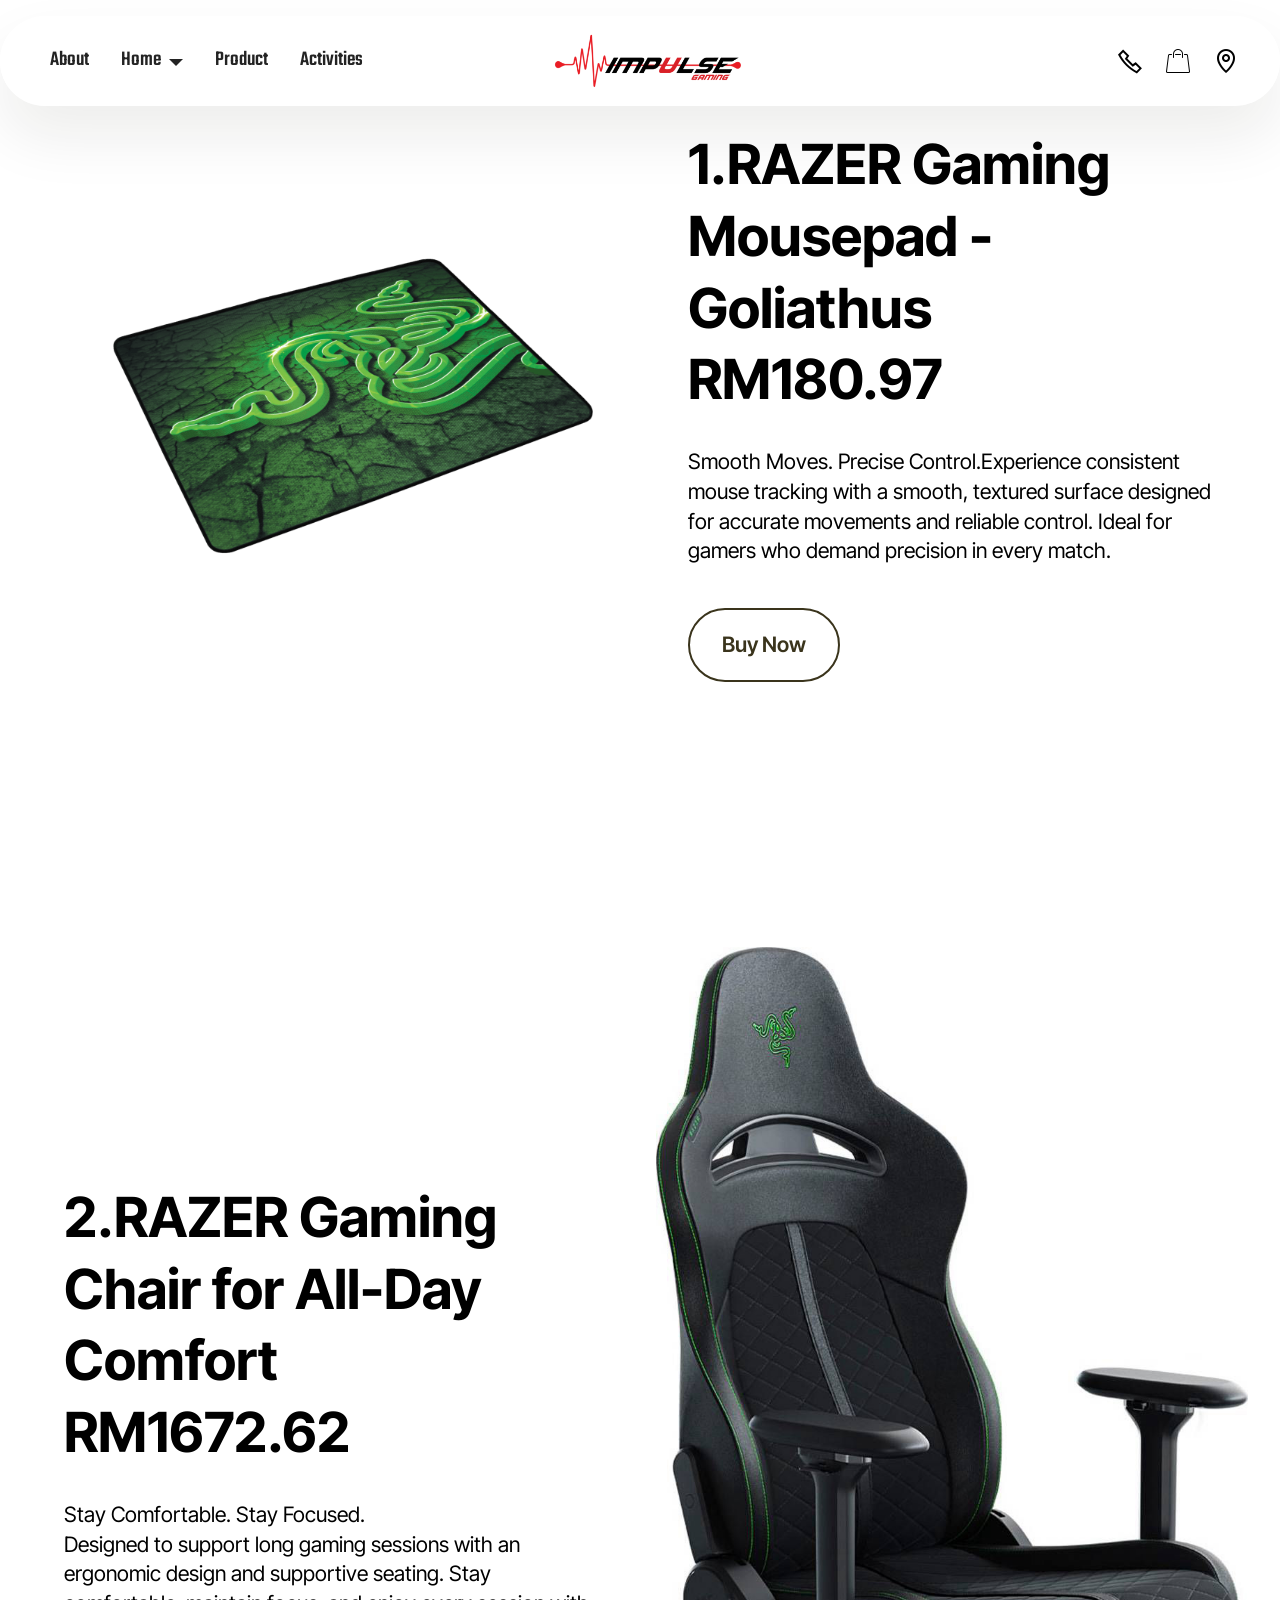
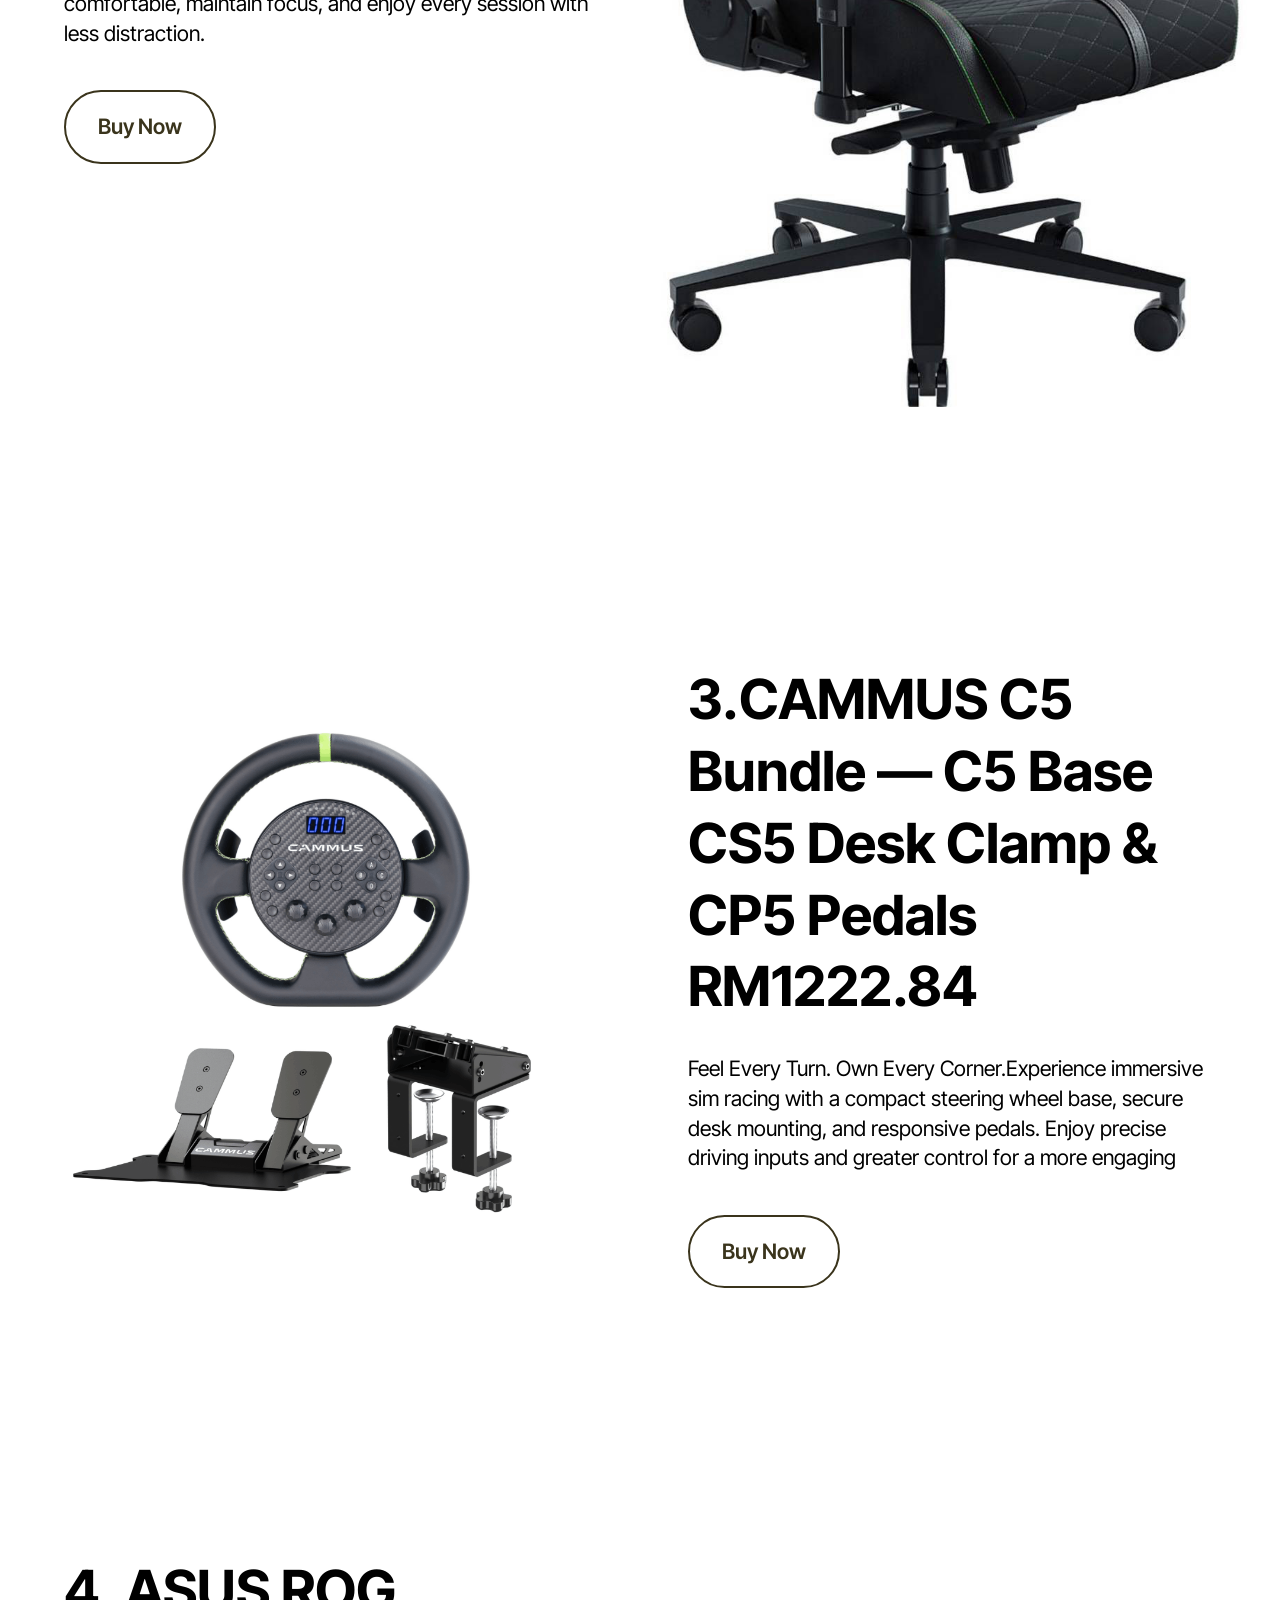
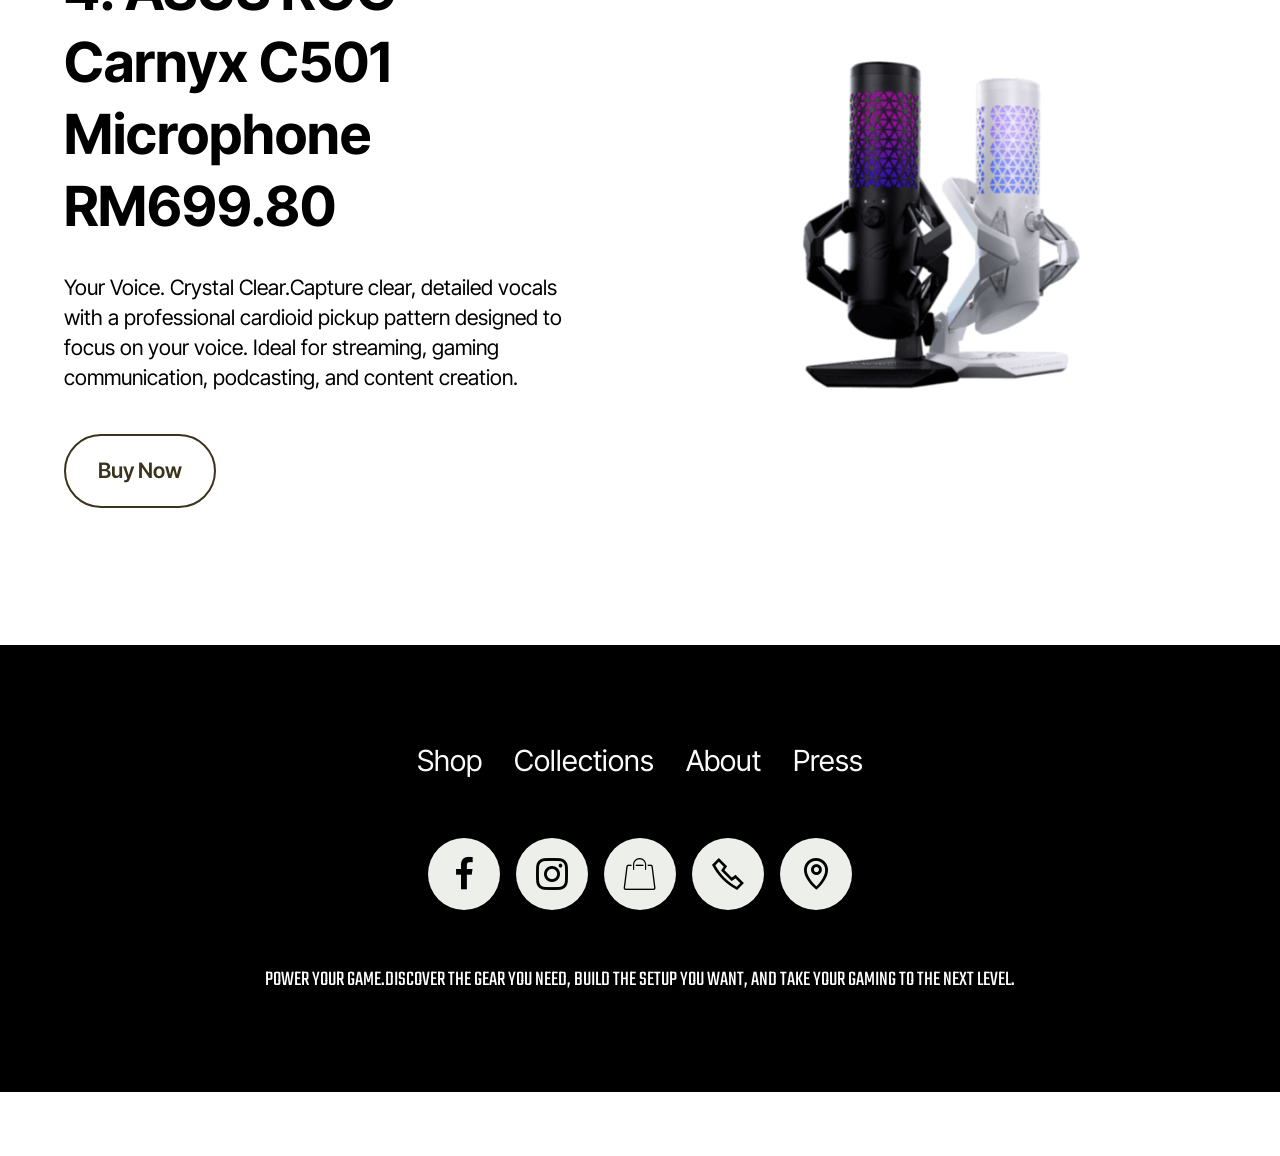
<file: page3.html>
<!DOCTYPE html>
<html  >
<head>
  <!-- Site made with Mobirise Website Builder v6.1.12, https://mobirise.com -->
  <meta charset="UTF-8">
  <meta http-equiv="X-UA-Compatible" content="IE=edge">
  <meta name="generator" content="Mobirise v6.1.12, mobirise.com">
  <meta name="viewport" content="width=device-width, initial-scale=1, minimum-scale=1">
  <link rel="shortcut icon" href="assets/images/810544d3-2935-4c98-8b56-ef6726f5b00a-3.png" type="image/x-icon">
  <meta name="description" content="">
  
  
  <title>Build Your Setup</title>
  <link rel="stylesheet" href="assets/web/assets/mobirise-icons2/mobirise2.css">
  <link rel="stylesheet" href="assets/web/assets/mobirise-icons/mobirise-icons.css">
  <link rel="stylesheet" href="assets/bootstrap/css/bootstrap.min.css">
  <link rel="stylesheet" href="assets/animatecss/animate.css">
  <link rel="stylesheet" href="assets/dropdown/css/style.css">
  <link rel="stylesheet" href="assets/socicon/css/styles.css">
  <link rel="stylesheet" href="assets/theme/css/style.css">
  <link rel="preload" href="https://fonts.googleapis.com/css?family=Inter+Tight:100,200,300,400,500,600,700,800,900,100i,200i,300i,400i,500i,600i,700i,800i,900i&display=swap" as="style" onload="this.onload=null;this.rel='stylesheet'">
  <noscript><link rel="stylesheet" href="https://fonts.googleapis.com/css?family=Inter+Tight:100,200,300,400,500,600,700,800,900,100i,200i,300i,400i,500i,600i,700i,800i,900i&display=swap"></noscript>
  <link rel="preload" href="https://fonts.googleapis.com/css?family=Teko:300,400,500,600,700&display=swap" as="style" onload="this.onload=null;this.rel='stylesheet'">
  <noscript><link rel="stylesheet" href="https://fonts.googleapis.com/css?family=Teko:300,400,500,600,700&display=swap"></noscript>
  <link rel="preload" as="style" href="assets/mobirise/css/mbr-additional.css?v=7laBli"><link rel="stylesheet" href="assets/mobirise/css/mbr-additional.css?v=7laBli" type="text/css">

  
  
  
</head>
<body>
  
  <section data-bs-version="5.1" class="menu menu3 cid-vxJDVAhcmv" once="menu" id="menu03-o">
	

	<nav class="navbar navbar-dropdown navbar-fixed-top navbar-expand-lg">
		<div class="container">
			<div class="navbar-brand">
				<span class="navbar-logo">
					<a href="https://mobiri.se">
						<img src="assets/images/810544d3-2935-4c98-8b56-ef6726f5b00a-3.png" alt="Mobirise Website Builder" style="height: 4rem;">
					</a>
				</span>
				
			</div>
			<button class="navbar-toggler" type="button" data-toggle="collapse" data-bs-toggle="collapse" data-target="#navbarSupportedContent" data-bs-target="#navbarSupportedContent" aria-controls="navbarNavAltMarkup" aria-expanded="false" aria-label="Toggle navigation">
				<div class="hamburger">
					<span></span>
					<span></span>
					<span></span>
					<span></span>
				</div>
			</button>
			<div class="collapse navbar-collapse" id="navbarSupportedContent">
				<ul class="navbar-nav nav-dropdown nav-right" data-app-modern-menu="true"><li class="nav-item">
						<a class="nav-link link text-black text-primary display-4" href="page6.html">About</a>
					</li>
					<li class="nav-item dropdown">
						<a class="nav-link link text-black text-primary dropdown-toggle display-4" href="index.html#features017-1g" aria-expanded="false" data-toggle="dropdown-submenu" data-bs-toggle="dropdown" data-bs-auto-close="outside">Home</a><div class="dropdown-menu" aria-labelledby="dropdown-809"><a class="text-black text-primary show dropdown-item display-4" href="index.html#top">Home<br></a><a class="text-black show text-primary dropdown-item display-4" href="page2.html">Performance</a><a class="text-black text-primary show dropdown-item display-4" href="page3.html">Build Your Upset</a><a class="text-black text-primary show dropdown-item display-4" href="page4.html">Game Esssentials</a><a class="text-black text-primary show dropdown-item display-4" href="page6.html">About Us</a><a class="text-black text-primary show dropdown-item display-4" href="page7.html">Johor Branch</a><a class="text-black text-primary show dropdown-item display-4" href="page9.html">Kuala Lumpur</a><a class="text-black text-primary show dropdown-item display-4" href="page8.html">Penang Branch</a><a class="text-black text-primary show dropdown-item display-4" href="page10.html">Melaka Branch</a></div>
					</li><li class="nav-item"><a class="nav-link link text-black text-primary show display-4" href="index.html#features017-1g">Product</a></li>
					<li class="nav-item">
						<a class="nav-link link text-black text-primary display-4" href="index.html#features017-3">Activities<br></a>
					</li></ul>
				<div class="icons-menu">
					<a class="iconfont-wrapper" href="https://wa.me/60189623633">
						<span class="p-2 mbr-iconfont mobi-mbri-phone mobi-mbri"></span>
					</a>
					<a class="iconfont-wrapper" href="https://my.shp.ee/nZAVNdtg">
						<span class="p-2 mbr-iconfont mbri-shopping-bag"></span>
					</a>
					<a class="iconfont-wrapper" href="index.html#contacts03-f">
						<span class="p-2 mbr-iconfont mobi-mbri-map-pin mobi-mbri"></span>
					</a>
					
				</div>
				
			</div>
		</div>
	</nav>
</section>

<section data-bs-version="5.1" class="start article2 cid-vxJDVAN2rE" id="article02-p">
	

	
	

	<div class="container">
		<div class="row justify-content-center">
			<div class="col-12 col-md-12 col-lg-6 image-wrapper">
				<img class="w-100" src="assets/images/razer-goliathus-control-1-782x536.png" alt="Mobirise Website Builder">
			</div>
			<div class="col-12 col-md-12 col-lg">
				<div class="text-wrapper align-left">
					<h1 class="mbr-section-title mbr-fonts-style mb-4 display-2"><strong>1.RAZER Gaming Mousepad - Goliathus</strong><br><strong>RM180.97</strong></h1>
					<p class="mbr-text align-left mbr-fonts-style mb-4 display-7">Smooth Moves. Precise Control.Experience consistent mouse tracking with a smooth, textured surface designed for accurate movements and reliable control. Ideal for gamers who demand precision in every match.</p>
					<div class="mbr-section-btn align-left mt-3"><a class="btn btn-success-outline display-7" href="https://my.shp.ee/EfcyTTXy">Buy Now</a></div>
				</div>
			</div>
		</div>
	</div>
</section>

<section data-bs-version="5.1" class="start article4 cid-vxJDVB39TQ" id="article04-q">
	

	
	

	<div class="container">
		<div class="row justify-content-center">
			<div class="col-12 col-md-12 col-lg-6 image-wrapper">
				<img class="w-100" src="assets/images/rz38-03720100-r3u1-3-850x1522.jpg" alt="Mobirise Website Builder">
			</div>
			<div class="col-12 col-md-12 col-lg">
				<div class="text-wrapper align-left">
					<h1 class="mbr-section-title mbr-fonts-style mb-4 display-2"><strong>2.RAZER Gaming Chair&nbsp;</strong><strong style="font-size: calc(2.05rem + 1.95 * ((100vw - 62rem) / 25));">for All-Day Comfort</strong><br><strong style="font-size: calc(2.05rem + 1.95 * ((100vw - 62rem) / 25));">RM1672.62</strong></h1>
					<p class="mbr-text mbr-fonts-style mb-4 display-7">Stay Comfortable. Stay Focused.<br>Designed to support long gaming sessions with an ergonomic design and supportive seating. Stay comfortable, maintain focus, and enjoy every session with less distraction.</p>
					<div class="mbr-section-btn mt-3"><a class="btn btn-lg btn-success-outline display-7" href="https://my.shp.ee/6QFeyvR6">Buy Now</a></div>
				</div>
			</div>
		</div>
	</div>
</section>

<section data-bs-version="5.1" class="start article2 cid-vxJDVBfdBU" id="article02-r">
	

	
	

	<div class="container">
		<div class="row justify-content-center">
			<div class="col-12 col-md-12 col-lg-6 image-wrapper">
				<img class="w-100" src="assets/images/cammus-c5-new-9-1000x1000.png" alt="Mobirise Website Builder">
			</div>
			<div class="col-12 col-md-12 col-lg">
				<div class="text-wrapper align-left">
					<h1 class="mbr-section-title mbr-fonts-style mb-4 display-2"><strong>3.CAMMUS C5</strong><div><strong>Bundle — C5 Base</strong></div><div><strong>CS5 Desk Clamp &amp; CP5&nbsp;</strong><strong style="font-size: calc(2.05rem + 1.95 * ((100vw - 62rem) / 25));">Pedals</strong></div><div><strong style="font-size: calc(2.05rem + 1.95 * ((100vw - 62rem) / 25));">RM1222.84</strong></div></h1>
					<p class="mbr-text align-left mbr-fonts-style mb-4 display-7">Feel Every Turn. Own Every Corner.Experience immersive<br>sim racing with a compact steering wheel base, secure desk mounting, and responsive pedals. Enjoy precise driving inputs and greater control for a more engaging</p>
					<div class="mbr-section-btn align-left mt-3"><a class="btn btn-success-outline display-7" href="https://my.shp.ee/dbWF1i7c">Buy Now</a></div>
				</div>
			</div>
		</div>
	</div>
</section>

<section data-bs-version="5.1" class="start article4 cid-vxJDVBqTa4" id="article04-s">
	

	
	

	<div class="container">
		<div class="row justify-content-center">
			<div class="col-12 col-md-12 col-lg-6 image-wrapper">
				<img class="w-100" src="assets/images/main-pd-1-1169x795.png" alt="Mobirise Website Builder">
			</div>
			<div class="col-12 col-md-12 col-lg">
				<div class="text-wrapper align-left">
					<h1 class="mbr-section-title mbr-fonts-style mb-4 display-2"><strong>4. ASUS ROG Carnyx&nbsp;</strong><strong style="font-size: calc(2.05rem + 1.95 * ((100vw - 62rem) / 25));">C501 Microphone</strong><br><strong style="font-size: calc(2.05rem + 1.95 * ((100vw - 62rem) / 25));">RM699.80</strong></h1>
					<p class="mbr-text mbr-fonts-style mb-4 display-7">Your Voice. Crystal Clear.Capture clear, detailed vocals with a professional cardioid pickup pattern designed to focus on your voice. Ideal for streaming, gaming communication, podcasting, and content creation.</p>
					<div class="mbr-section-btn mt-3"><a class="btn btn-lg btn-success-outline display-7" href="https://my.shp.ee/K41bkbpw">Buy Now</a></div>
				</div>
			</div>
		</div>
	</div>
</section>

<section data-bs-version="5.1" class="footer3 cid-vxKLVDkryE" once="footers" id="footer03-14">

        

    

    <div class="container">
        <div class="row">
            <div class="row-links">
                <ul class="header-menu">
                  
                  
                  
                  
                <li class="header-menu-item mbr-fonts-style display-5">
                    <a href="https://my.shp.ee/HpQGCEKf" class="text-white text-primary">Shop</a>
                  </li><li class="header-menu-item mbr-fonts-style display-5">
                    <a href="#" class="text-white">Collections</a>
                  </li><li class="header-menu-item mbr-fonts-style display-5">
                    <a href="page6.html" class="text-white text-primary">About</a>
                  </li><li class="header-menu-item mbr-fonts-style display-5">
                    <a href="#" class="text-white">Press</a>
                  </li></ul>
              </div>

            <div class="col-12 mt-4">
                <div class="social-row">
                    <div class="soc-item">
                        <a href="https://www.facebook.com/share/1RViRz7NjQ/" target="_blank">
                            <span class="mbr-iconfont display-7 socicon-facebook socicon"></span>
                        </a>
                    </div>
                    <div class="soc-item">
                        <a href="https://instagram.com/impulse.gaming?obrf=MTcxdnVjdnY0bWRhNg%3D%3D" target="_blank">
                            <span class="mbr-iconfont socicon-instagram socicon"></span>
                        </a>
                    </div>
                    <div class="soc-item">
                        <a href="https://my.shp.ee/HpQGCEKf" target="_blank">
                            <span class="mbr-iconfont mbri-shopping-bag"></span>
                        </a>
                    </div>
                    <div class="soc-item">
                        <a href="https://wa.me/60189623633">
                            <span class="mbr-iconfont mobi-mbri-phone mobi-mbri"></span>
                        </a>
                    </div>
                    <div class="soc-item">
                        <a href="index.html#contacts03-f" target="_blank">
                            <span class="mbr-iconfont mobi-mbri-map-pin mobi-mbri"></span>
                        </a>
                    </div>
                </div>
            </div>
            <div class="col-12 mt-5">
                <p class="mbr-fonts-style copyright display-4">
                    POWER YOUR GAME.DISCOVER THE GEAR YOU NEED, BUILD THE SETUP YOU WANT, AND TAKE YOUR GAMING TO THE NEXT LEVEL.
                </p>
            </div>
        </div>
    </div>
</section><section class="display-7" style="padding: 0;align-items: center;justify-content: center;flex-wrap: wrap;    align-content: center;display: flex;position: relative;height: 4rem;"><a href="https://mobiri.se/5185865" style="flex: 1 1;height: 4rem;position: absolute;width: 100%;z-index: 1;"><img alt="" style="height: 4rem;" src="[data-uri]"></a><p style="margin: 0;text-align: center;" class="display-7">&#8204;</p><a style="z-index:1" href="https://mobirise.com"> Website Builder Software</a></section><script src="assets/bootstrap/js/bootstrap.bundle.min.js"></script>  <script src="assets/smoothscroll/smooth-scroll.js"></script>  <script src="assets/ytplayer/index.js"></script>  <script src="assets/dropdown/js/navbar-dropdown.js"></script>  <script src="assets/theme/js/script.js"></script>  
  
  
  <input name="animation" type="hidden">
  </body>
</html>
</file>
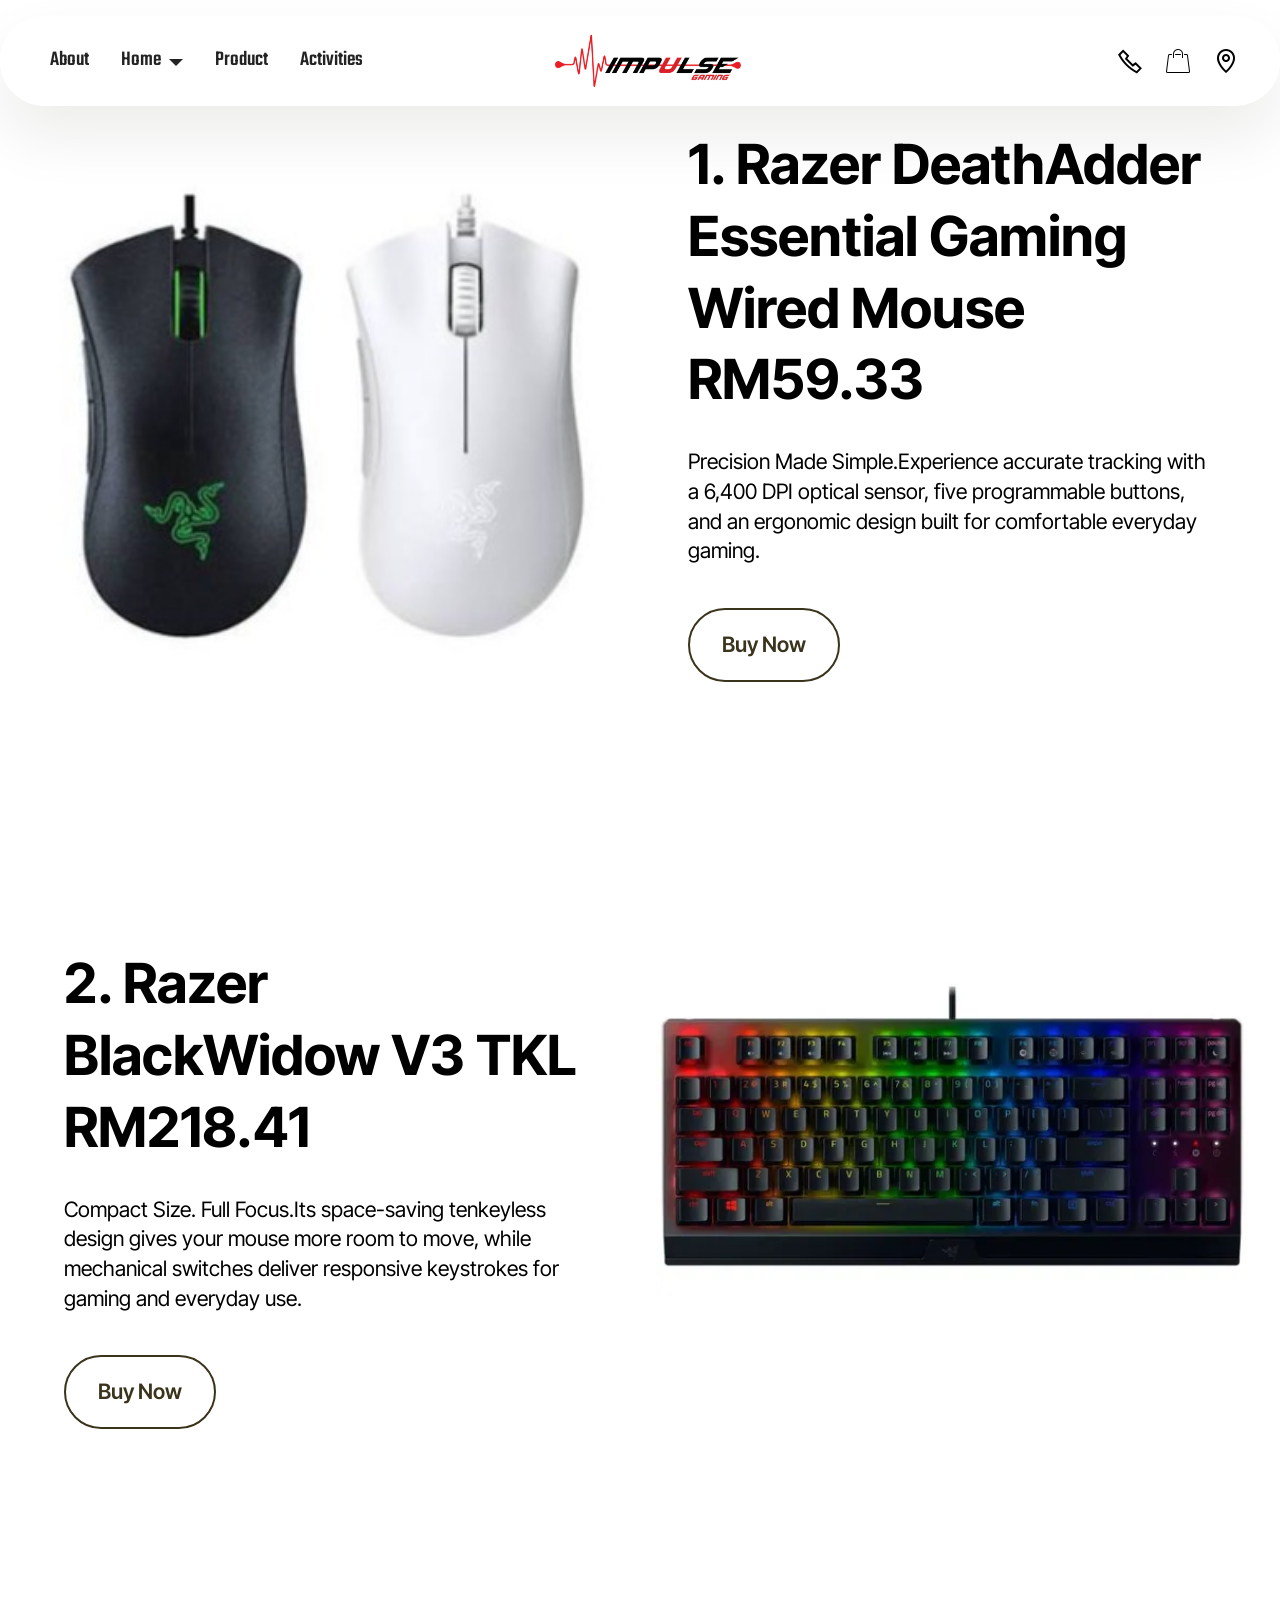
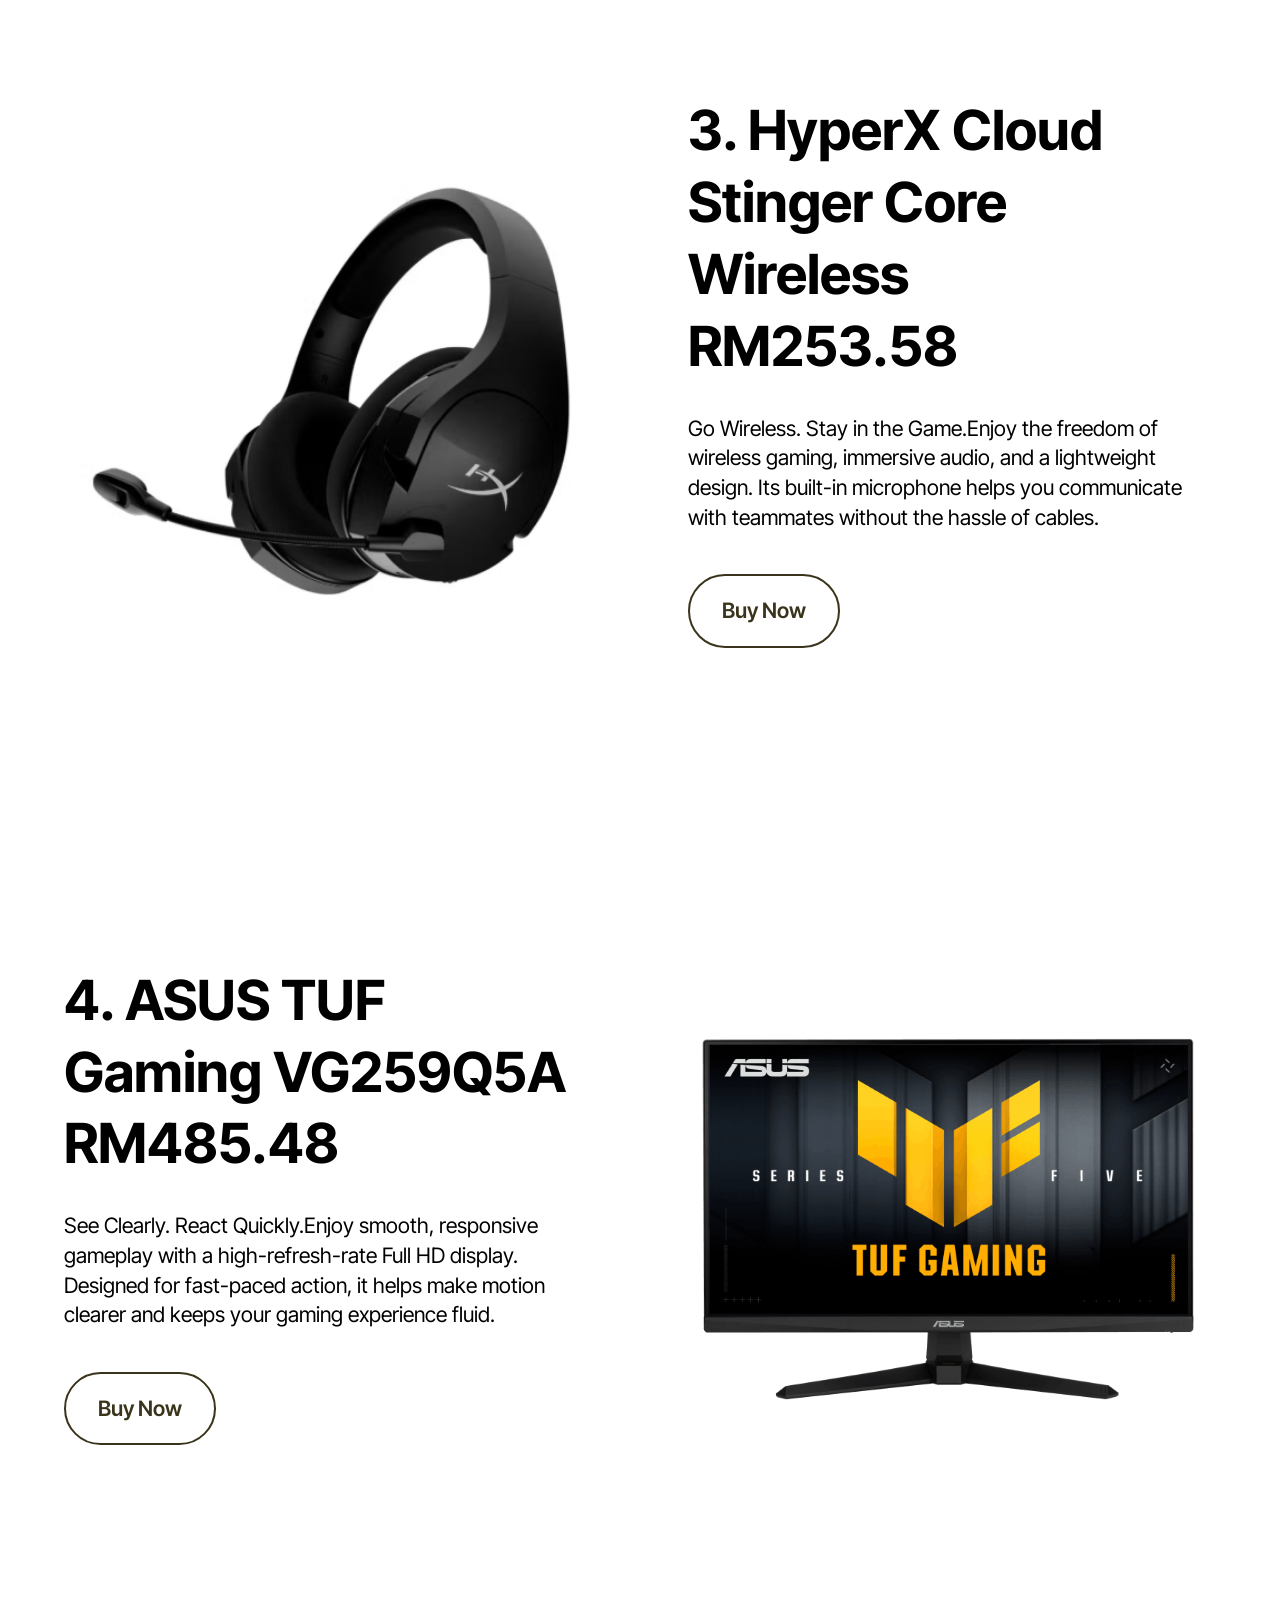
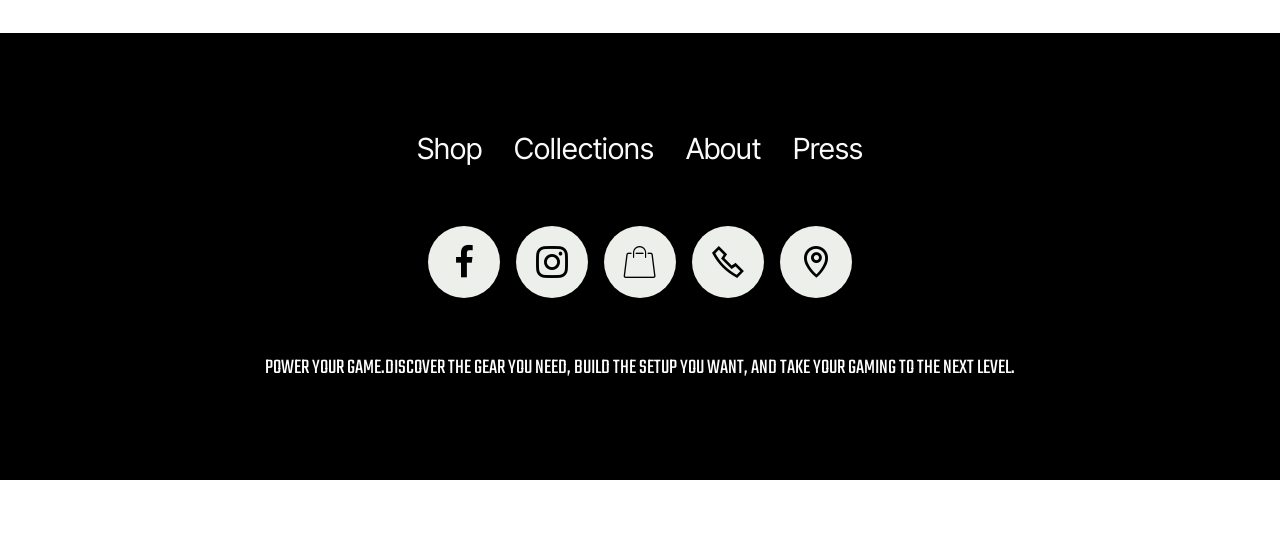
<file: page4.html>
<!DOCTYPE html>
<html  >
<head>
  <!-- Site made with Mobirise Website Builder v6.1.12, https://mobirise.com -->
  <meta charset="UTF-8">
  <meta http-equiv="X-UA-Compatible" content="IE=edge">
  <meta name="generator" content="Mobirise v6.1.12, mobirise.com">
  <meta name="viewport" content="width=device-width, initial-scale=1, minimum-scale=1">
  <link rel="shortcut icon" href="assets/images/810544d3-2935-4c98-8b56-ef6726f5b00a-3.png" type="image/x-icon">
  <meta name="description" content="">
  
  
  <title>Gaming Essentials</title>
  <link rel="stylesheet" href="assets/web/assets/mobirise-icons2/mobirise2.css">
  <link rel="stylesheet" href="assets/web/assets/mobirise-icons/mobirise-icons.css">
  <link rel="stylesheet" href="assets/bootstrap/css/bootstrap.min.css">
  <link rel="stylesheet" href="assets/animatecss/animate.css">
  <link rel="stylesheet" href="assets/dropdown/css/style.css">
  <link rel="stylesheet" href="assets/socicon/css/styles.css">
  <link rel="stylesheet" href="assets/theme/css/style.css">
  <link rel="preload" href="https://fonts.googleapis.com/css?family=Inter+Tight:100,200,300,400,500,600,700,800,900,100i,200i,300i,400i,500i,600i,700i,800i,900i&display=swap" as="style" onload="this.onload=null;this.rel='stylesheet'">
  <noscript><link rel="stylesheet" href="https://fonts.googleapis.com/css?family=Inter+Tight:100,200,300,400,500,600,700,800,900,100i,200i,300i,400i,500i,600i,700i,800i,900i&display=swap"></noscript>
  <link rel="preload" href="https://fonts.googleapis.com/css?family=Teko:300,400,500,600,700&display=swap" as="style" onload="this.onload=null;this.rel='stylesheet'">
  <noscript><link rel="stylesheet" href="https://fonts.googleapis.com/css?family=Teko:300,400,500,600,700&display=swap"></noscript>
  <link rel="preload" as="style" href="assets/mobirise/css/mbr-additional.css?v=9bsiHJ"><link rel="stylesheet" href="assets/mobirise/css/mbr-additional.css?v=9bsiHJ" type="text/css">

  
  
  
</head>
<body>
  
  <section data-bs-version="5.1" class="menu menu3 cid-vxJDZxuOJC" once="menu" id="menu03-u">
	

	<nav class="navbar navbar-dropdown navbar-fixed-top navbar-expand-lg">
		<div class="container">
			<div class="navbar-brand">
				<span class="navbar-logo">
					<a href="https://mobiri.se">
						<img src="assets/images/810544d3-2935-4c98-8b56-ef6726f5b00a-3.png" alt="Mobirise Website Builder" style="height: 4rem;">
					</a>
				</span>
				
			</div>
			<button class="navbar-toggler" type="button" data-toggle="collapse" data-bs-toggle="collapse" data-target="#navbarSupportedContent" data-bs-target="#navbarSupportedContent" aria-controls="navbarNavAltMarkup" aria-expanded="false" aria-label="Toggle navigation">
				<div class="hamburger">
					<span></span>
					<span></span>
					<span></span>
					<span></span>
				</div>
			</button>
			<div class="collapse navbar-collapse" id="navbarSupportedContent">
				<ul class="navbar-nav nav-dropdown nav-right" data-app-modern-menu="true"><li class="nav-item">
						<a class="nav-link link text-black text-primary display-4" href="page6.html">About</a>
					</li>
					<li class="nav-item dropdown">
						<a class="nav-link link text-black text-primary dropdown-toggle display-4" href="index.html#features017-1g" aria-expanded="false" data-toggle="dropdown-submenu" data-bs-toggle="dropdown" data-bs-auto-close="outside">Home</a><div class="dropdown-menu" aria-labelledby="dropdown-809"><a class="text-black text-primary show dropdown-item display-4" href="index.html#top">Home<br></a><a class="text-black show text-primary dropdown-item display-4" href="page2.html">Performance</a><a class="text-black text-primary show dropdown-item display-4" href="page3.html">Build Your Upset</a><a class="text-black text-primary show dropdown-item display-4" href="page4.html">Game Esssentials</a><a class="text-black text-primary show dropdown-item display-4" href="page6.html">About Us</a><a class="text-black text-primary show dropdown-item display-4" href="page7.html">Johor Branch</a><a class="text-black text-primary show dropdown-item display-4" href="page9.html">Kuala Lumpur</a><a class="text-black text-primary show dropdown-item display-4" href="page8.html">Penang Branch</a><a class="text-black text-primary show dropdown-item display-4" href="page10.html">Melaka Branch</a></div>
					</li><li class="nav-item"><a class="nav-link link text-black text-primary show display-4" href="index.html#features017-1g">Product</a></li>
					<li class="nav-item">
						<a class="nav-link link text-black text-primary display-4" href="index.html#features017-3">Activities<br></a>
					</li></ul>
				<div class="icons-menu">
					<a class="iconfont-wrapper" href="https://wa.me/60189623633">
						<span class="p-2 mbr-iconfont mobi-mbri-phone mobi-mbri"></span>
					</a>
					<a class="iconfont-wrapper" href="https://my.shp.ee/nZAVNdtg">
						<span class="p-2 mbr-iconfont mbri-shopping-bag"></span>
					</a>
					<a class="iconfont-wrapper" href="index.html#contacts03-f">
						<span class="p-2 mbr-iconfont mobi-mbri-map-pin mobi-mbri"></span>
					</a>
					
				</div>
				
			</div>
		</div>
	</nav>
</section>

<section data-bs-version="5.1" class="start article2 cid-vxJDZy6E51" id="article02-v">
	

	
	

	<div class="container">
		<div class="row justify-content-center">
			<div class="col-12 col-md-12 col-lg-6 image-wrapper">
				<img class="w-100" src="assets/images/images-9-447x447.jpeg" alt="Mobirise Website Builder">
			</div>
			<div class="col-12 col-md-12 col-lg">
				<div class="text-wrapper align-left">
					<h1 class="mbr-section-title mbr-fonts-style mb-4 display-2"><div><strong>1. Razer DeathAdder Essential Gaming Wired Mouse</strong></div><div><strong>RM59.33</strong></div></h1>
					<p class="mbr-text align-left mbr-fonts-style mb-4 display-7">Precision Made Simple.Experience accurate tracking with a 6,400 DPI optical sensor, five programmable buttons, and an ergonomic design built for comfortable everyday gaming.</p>
					<div class="mbr-section-btn align-left mt-3"><a class="btn btn-success-outline display-7" href="https://my.shp.ee/RVXMeX42">Buy Now</a></div>
				</div>
			</div>
		</div>
	</div>
</section>

<section data-bs-version="5.1" class="start article4 cid-vxJDZymq2D" id="article04-w">
	

	
	

	<div class="container">
		<div class="row justify-content-center">
			<div class="col-12 col-md-12 col-lg-6 image-wrapper">
				<img class="w-100" src="assets/images/blackwidow-v3-tkl-shopify-700x700-1.webp" alt="Mobirise Website Builder">
			</div>
			<div class="col-12 col-md-12 col-lg">
				<div class="text-wrapper align-left">
					<h1 class="mbr-section-title mbr-fonts-style mb-4 display-2"><strong>2. Razer BlackWidow V3 TKL</strong><br><strong>RM218.41</strong></h1>
					<p class="mbr-text mbr-fonts-style mb-4 display-7">Compact Size. Full Focus.Its space-saving tenkeyless design gives your mouse more room to move, while mechanical switches deliver responsive keystrokes for gaming and everyday use.</p>
					<div class="mbr-section-btn mt-3"><a class="btn btn-lg btn-success-outline display-7" href="https://my.shp.ee/Afs1hfiz">Buy Now</a></div>
				</div>
			</div>
		</div>
	</div>
</section>

<section data-bs-version="5.1" class="start article2 cid-vxJDZyyQOK" id="article02-x">
	

	
	

	<div class="container">
		<div class="row justify-content-center">
			<div class="col-12 col-md-12 col-lg-6 image-wrapper">
				<img class="w-100" src="assets/images/2026-10-11-23.40.04-532x402.png" alt="Mobirise Website Builder">
			</div>
			<div class="col-12 col-md-12 col-lg">
				<div class="text-wrapper align-left">
					<h1 class="mbr-section-title mbr-fonts-style mb-4 display-2"><strong>3. HyperX Cloud Stinger Core Wireless</strong><br><strong>RM253.58</strong></h1>
					<p class="mbr-text align-left mbr-fonts-style mb-4 display-7">Go Wireless. Stay in the Game.Enjoy the freedom of wireless gaming, immersive audio, and a lightweight design. Its built-in microphone helps you communicate with teammates without the hassle of cables.</p>
					<div class="mbr-section-btn align-left mt-3"><a class="btn btn-success-outline display-7" href="https://my.shp.ee/4DYSNM2h">Buy Now</a></div>
				</div>
			</div>
		</div>
	</div>
</section>

<section data-bs-version="5.1" class="start article4 cid-vxJDZyNGcU" id="article04-y">
	

	
	

	<div class="container">
		<div class="row justify-content-center">
			<div class="col-12 col-md-12 col-lg-6 image-wrapper">
				<img class="w-100" src="assets/images/w800-800x800.png" alt="Mobirise Website Builder">
			</div>
			<div class="col-12 col-md-12 col-lg">
				<div class="text-wrapper align-left">
					<h1 class="mbr-section-title mbr-fonts-style mb-4 display-2"><strong>4. ASUS TUF Gaming VG259Q5A</strong><br><strong>RM485.48</strong></h1>
					<p class="mbr-text mbr-fonts-style mb-4 display-7">See Clearly. React Quickly.Enjoy smooth, responsive gameplay with a high-refresh-rate Full HD display. Designed for fast-paced action, it helps make motion clearer and keeps your gaming experience fluid.</p>
					<div class="mbr-section-btn mt-3"><a class="btn btn-lg btn-success-outline display-7" href="https://my.shp.ee/cGRWtTau">Buy Now</a></div>
				</div>
			</div>
		</div>
	</div>
</section>

<section data-bs-version="5.1" class="footer3 cid-vxKLVDkryE" once="footers" id="footer03-14">

        

    

    <div class="container">
        <div class="row">
            <div class="row-links">
                <ul class="header-menu">
                  
                  
                  
                  
                <li class="header-menu-item mbr-fonts-style display-5">
                    <a href="https://my.shp.ee/HpQGCEKf" class="text-white text-primary">Shop</a>
                  </li><li class="header-menu-item mbr-fonts-style display-5">
                    <a href="#" class="text-white">Collections</a>
                  </li><li class="header-menu-item mbr-fonts-style display-5">
                    <a href="page6.html" class="text-white text-primary">About</a>
                  </li><li class="header-menu-item mbr-fonts-style display-5">
                    <a href="#" class="text-white">Press</a>
                  </li></ul>
              </div>

            <div class="col-12 mt-4">
                <div class="social-row">
                    <div class="soc-item">
                        <a href="https://www.facebook.com/share/1RViRz7NjQ/" target="_blank">
                            <span class="mbr-iconfont display-7 socicon-facebook socicon"></span>
                        </a>
                    </div>
                    <div class="soc-item">
                        <a href="https://instagram.com/impulse.gaming?obrf=MTcxdnVjdnY0bWRhNg%3D%3D" target="_blank">
                            <span class="mbr-iconfont socicon-instagram socicon"></span>
                        </a>
                    </div>
                    <div class="soc-item">
                        <a href="https://my.shp.ee/HpQGCEKf" target="_blank">
                            <span class="mbr-iconfont mbri-shopping-bag"></span>
                        </a>
                    </div>
                    <div class="soc-item">
                        <a href="https://wa.me/60189623633">
                            <span class="mbr-iconfont mobi-mbri-phone mobi-mbri"></span>
                        </a>
                    </div>
                    <div class="soc-item">
                        <a href="index.html#contacts03-f" target="_blank">
                            <span class="mbr-iconfont mobi-mbri-map-pin mobi-mbri"></span>
                        </a>
                    </div>
                </div>
            </div>
            <div class="col-12 mt-5">
                <p class="mbr-fonts-style copyright display-4">
                    POWER YOUR GAME.DISCOVER THE GEAR YOU NEED, BUILD THE SETUP YOU WANT, AND TAKE YOUR GAMING TO THE NEXT LEVEL.
                </p>
            </div>
        </div>
    </div>
</section><section class="display-7" style="padding: 0;align-items: center;justify-content: center;flex-wrap: wrap;    align-content: center;display: flex;position: relative;height: 4rem;"><a href="https://mobiri.se/5185865" style="flex: 1 1;height: 4rem;position: absolute;width: 100%;z-index: 1;"><img alt="" style="height: 4rem;" src="[data-uri]"></a><p style="margin: 0;text-align: center;" class="display-7">&#8204;</p><a style="z-index:1" href="https://mobirise.com/builder/ai-website-generator.html">AI Website Generator</a></section><script src="assets/bootstrap/js/bootstrap.bundle.min.js"></script>  <script src="assets/smoothscroll/smooth-scroll.js"></script>  <script src="assets/ytplayer/index.js"></script>  <script src="assets/dropdown/js/navbar-dropdown.js"></script>  <script src="assets/theme/js/script.js"></script>  
  
  
  <input name="animation" type="hidden">
  </body>
</html>
</file>
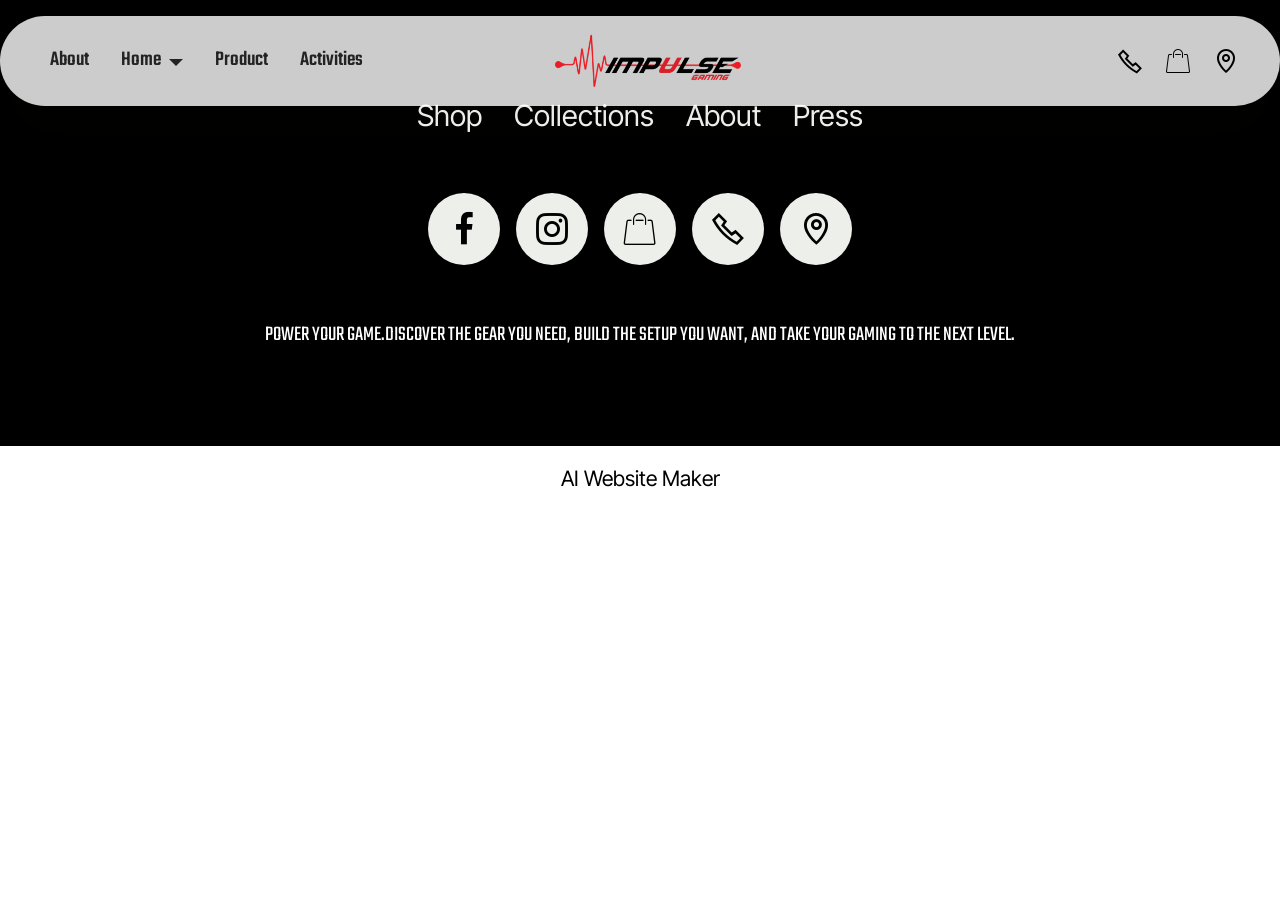
<file: page5.html>
<!DOCTYPE html>
<html  >
<head>
  <!-- Site made with Mobirise Website Builder v6.1.12, https://mobirise.com -->
  <meta charset="UTF-8">
  <meta http-equiv="X-UA-Compatible" content="IE=edge">
  <meta name="generator" content="Mobirise v6.1.12, mobirise.com">
  <meta name="viewport" content="width=device-width, initial-scale=1, minimum-scale=1">
  <link rel="shortcut icon" href="assets/images/810544d3-2935-4c98-8b56-ef6726f5b00a-3.png" type="image/x-icon">
  <meta name="description" content="">
  
  
  <title>Contact</title>
  <link rel="stylesheet" href="assets/web/assets/mobirise-icons2/mobirise2.css">
  <link rel="stylesheet" href="assets/web/assets/mobirise-icons/mobirise-icons.css">
  <link rel="stylesheet" href="assets/bootstrap/css/bootstrap.min.css">
  <link rel="stylesheet" href="assets/animatecss/animate.css">
  <link rel="stylesheet" href="assets/dropdown/css/style.css">
  <link rel="stylesheet" href="assets/socicon/css/styles.css">
  <link rel="stylesheet" href="assets/theme/css/style.css">
  <link rel="preload" href="https://fonts.googleapis.com/css?family=Inter+Tight:100,200,300,400,500,600,700,800,900,100i,200i,300i,400i,500i,600i,700i,800i,900i&display=swap" as="style" onload="this.onload=null;this.rel='stylesheet'">
  <noscript><link rel="stylesheet" href="https://fonts.googleapis.com/css?family=Inter+Tight:100,200,300,400,500,600,700,800,900,100i,200i,300i,400i,500i,600i,700i,800i,900i&display=swap"></noscript>
  <link rel="preload" href="https://fonts.googleapis.com/css?family=Teko:300,400,500,600,700&display=swap" as="style" onload="this.onload=null;this.rel='stylesheet'">
  <noscript><link rel="stylesheet" href="https://fonts.googleapis.com/css?family=Teko:300,400,500,600,700&display=swap"></noscript>
  <link rel="preload" as="style" href="assets/mobirise/css/mbr-additional.css?v=VLxM1h"><link rel="stylesheet" href="assets/mobirise/css/mbr-additional.css?v=VLxM1h" type="text/css">

  
  
  
</head>
<body>
  
  <section data-bs-version="5.1" class="menu menu3 cid-vxCRiuarVO" once="menu" id="menu03-10">
	

	<nav class="navbar navbar-dropdown navbar-fixed-top navbar-expand-lg">
		<div class="container">
			<div class="navbar-brand">
				<span class="navbar-logo">
					<a href="https://mobiri.se">
						<img src="assets/images/810544d3-2935-4c98-8b56-ef6726f5b00a-3.png" alt="Mobirise Website Builder" style="height: 4rem;">
					</a>
				</span>
				
			</div>
			<button class="navbar-toggler" type="button" data-toggle="collapse" data-bs-toggle="collapse" data-target="#navbarSupportedContent" data-bs-target="#navbarSupportedContent" aria-controls="navbarNavAltMarkup" aria-expanded="false" aria-label="Toggle navigation">
				<div class="hamburger">
					<span></span>
					<span></span>
					<span></span>
					<span></span>
				</div>
			</button>
			<div class="collapse navbar-collapse" id="navbarSupportedContent">
				<ul class="navbar-nav nav-dropdown nav-right" data-app-modern-menu="true"><li class="nav-item">
						<a class="nav-link link text-black text-primary display-4" href="page6.html">About</a>
					</li>
					<li class="nav-item dropdown">
						<a class="nav-link link text-black text-primary dropdown-toggle display-4" href="index.html#features017-1g" aria-expanded="false" data-toggle="dropdown-submenu" data-bs-toggle="dropdown" data-bs-auto-close="outside">Home</a><div class="dropdown-menu" aria-labelledby="dropdown-809"><a class="text-black text-primary show dropdown-item display-4" href="index.html#top">Home<br></a><a class="text-black show text-primary dropdown-item display-4" href="page2.html">Performance</a><a class="text-black text-primary show dropdown-item display-4" href="page3.html">Build Your Upset</a><a class="text-black text-primary show dropdown-item display-4" href="page4.html">Game Esssentials</a><a class="text-black text-primary show dropdown-item display-4" href="page6.html">About Us</a><a class="text-black text-primary show dropdown-item display-4" href="page7.html">Johor Branch</a><a class="text-black text-primary show dropdown-item display-4" href="page9.html">Kuala Lumpur</a><a class="text-black text-primary show dropdown-item display-4" href="page8.html">Penang Branch</a><a class="text-black text-primary show dropdown-item display-4" href="page10.html">Melaka Branch</a></div>
					</li><li class="nav-item"><a class="nav-link link text-black text-primary show display-4" href="index.html#features017-1g">Product</a></li>
					<li class="nav-item">
						<a class="nav-link link text-black text-primary display-4" href="index.html#features017-3">Activities<br></a>
					</li></ul>
				<div class="icons-menu">
					<a class="iconfont-wrapper" href="https://wa.me/60189623633">
						<span class="p-2 mbr-iconfont mobi-mbri-phone mobi-mbri"></span>
					</a>
					<a class="iconfont-wrapper" href="https://my.shp.ee/nZAVNdtg">
						<span class="p-2 mbr-iconfont mbri-shopping-bag"></span>
					</a>
					<a class="iconfont-wrapper" href="index.html#contacts03-f">
						<span class="p-2 mbr-iconfont mobi-mbri-map-pin mobi-mbri"></span>
					</a>
					
				</div>
				
			</div>
		</div>
	</nav>
</section>

<section data-bs-version="5.1" class="footer3 cid-vxKLVDkryE" once="footers" id="footer03-14">

        

    

    <div class="container">
        <div class="row">
            <div class="row-links">
                <ul class="header-menu">
                  
                  
                  
                  
                <li class="header-menu-item mbr-fonts-style display-5">
                    <a href="https://my.shp.ee/HpQGCEKf" class="text-white text-primary">Shop</a>
                  </li><li class="header-menu-item mbr-fonts-style display-5">
                    <a href="#" class="text-white">Collections</a>
                  </li><li class="header-menu-item mbr-fonts-style display-5">
                    <a href="page6.html" class="text-white text-primary">About</a>
                  </li><li class="header-menu-item mbr-fonts-style display-5">
                    <a href="#" class="text-white">Press</a>
                  </li></ul>
              </div>

            <div class="col-12 mt-4">
                <div class="social-row">
                    <div class="soc-item">
                        <a href="https://www.facebook.com/share/1RViRz7NjQ/" target="_blank">
                            <span class="mbr-iconfont display-7 socicon-facebook socicon"></span>
                        </a>
                    </div>
                    <div class="soc-item">
                        <a href="https://instagram.com/impulse.gaming?obrf=MTcxdnVjdnY0bWRhNg%3D%3D" target="_blank">
                            <span class="mbr-iconfont socicon-instagram socicon"></span>
                        </a>
                    </div>
                    <div class="soc-item">
                        <a href="https://my.shp.ee/HpQGCEKf" target="_blank">
                            <span class="mbr-iconfont mbri-shopping-bag"></span>
                        </a>
                    </div>
                    <div class="soc-item">
                        <a href="https://wa.me/60189623633">
                            <span class="mbr-iconfont mobi-mbri-phone mobi-mbri"></span>
                        </a>
                    </div>
                    <div class="soc-item">
                        <a href="index.html#contacts03-f" target="_blank">
                            <span class="mbr-iconfont mobi-mbri-map-pin mobi-mbri"></span>
                        </a>
                    </div>
                </div>
            </div>
            <div class="col-12 mt-5">
                <p class="mbr-fonts-style copyright display-4">
                    POWER YOUR GAME.DISCOVER THE GEAR YOU NEED, BUILD THE SETUP YOU WANT, AND TAKE YOUR GAMING TO THE NEXT LEVEL.
                </p>
            </div>
        </div>
    </div>
</section><section class="display-7" style="padding: 0;align-items: center;justify-content: center;flex-wrap: wrap;    align-content: center;display: flex;position: relative;height: 4rem;"><a href="https://mobiri.se/5185865" style="flex: 1 1;height: 4rem;position: absolute;width: 100%;z-index: 1;"><img alt="" style="height: 4rem;" src="[data-uri]"></a><p style="margin: 0;text-align: center;" class="display-7">&#8204;</p><a style="z-index:1" href="https://mobirise.com/builder/ai-website-maker.html">AI Website Maker</a></section><script src="assets/bootstrap/js/bootstrap.bundle.min.js"></script>  <script src="assets/smoothscroll/smooth-scroll.js"></script>  <script src="assets/ytplayer/index.js"></script>  <script src="assets/dropdown/js/navbar-dropdown.js"></script>  <script src="assets/theme/js/script.js"></script>  
  
  
  <input name="animation" type="hidden">
  </body>
</html>
</file>
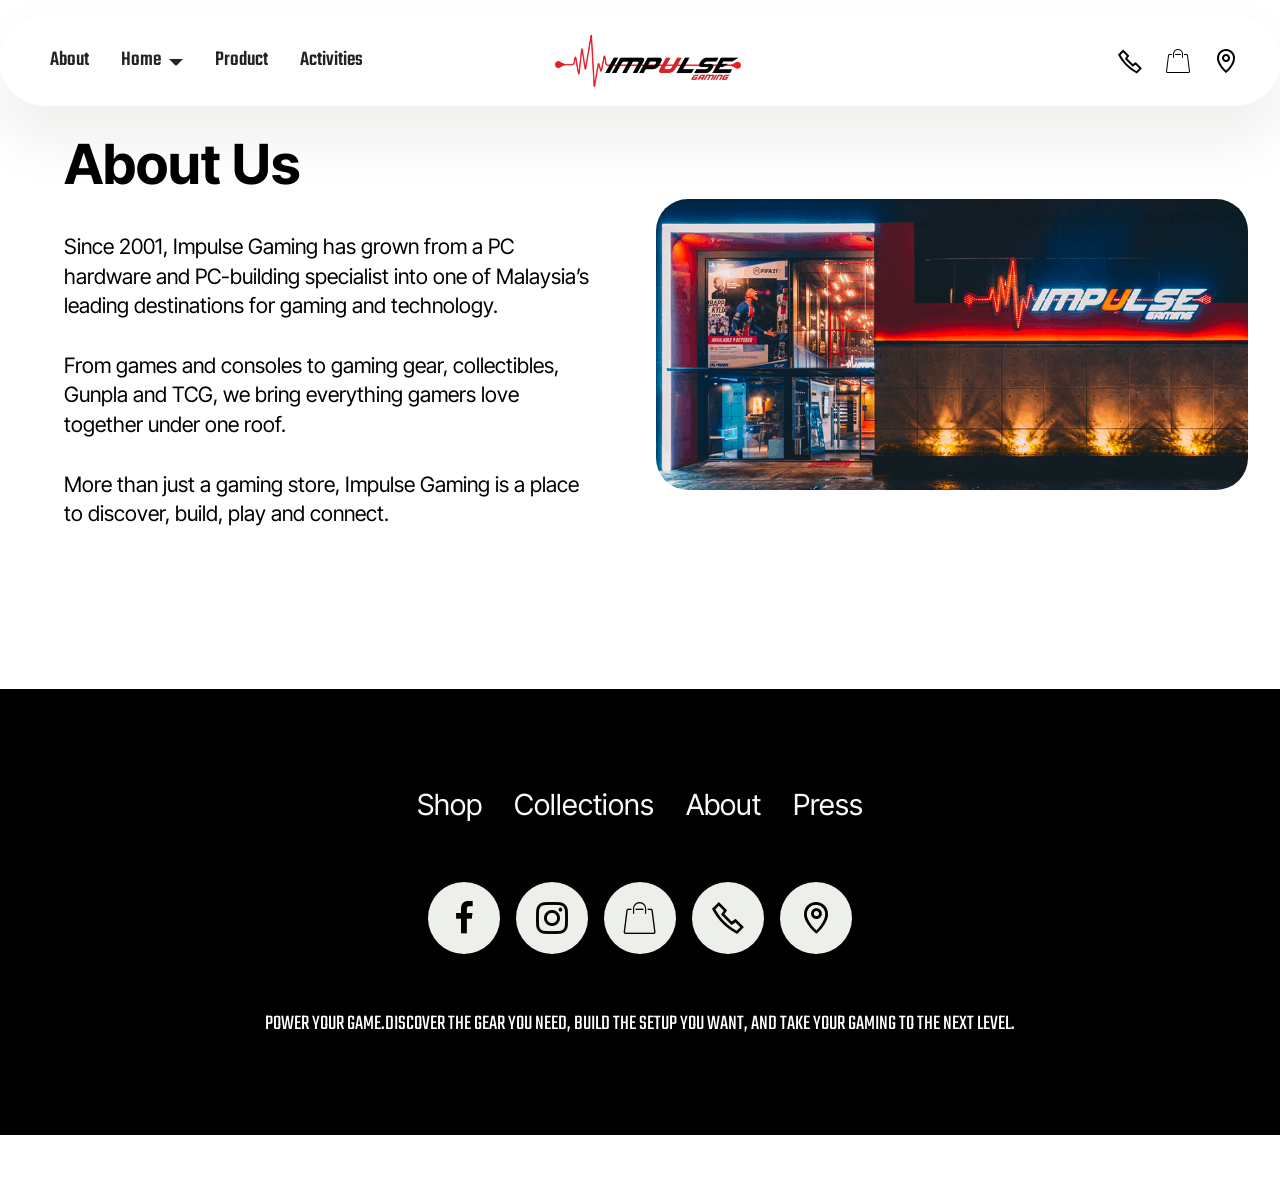
<file: page6.html>
<!DOCTYPE html>
<html  >
<head>
  <!-- Site made with Mobirise Website Builder v6.1.12, https://mobirise.com -->
  <meta charset="UTF-8">
  <meta http-equiv="X-UA-Compatible" content="IE=edge">
  <meta name="generator" content="Mobirise v6.1.12, mobirise.com">
  <meta name="viewport" content="width=device-width, initial-scale=1, minimum-scale=1">
  <link rel="shortcut icon" href="assets/images/810544d3-2935-4c98-8b56-ef6726f5b00a-3.png" type="image/x-icon">
  <meta name="description" content="">
  
  
  <title>about us</title>
  <link rel="stylesheet" href="assets/web/assets/mobirise-icons2/mobirise2.css">
  <link rel="stylesheet" href="assets/web/assets/mobirise-icons/mobirise-icons.css">
  <link rel="stylesheet" href="assets/bootstrap/css/bootstrap.min.css">
  <link rel="stylesheet" href="assets/animatecss/animate.css">
  <link rel="stylesheet" href="assets/dropdown/css/style.css">
  <link rel="stylesheet" href="assets/socicon/css/styles.css">
  <link rel="stylesheet" href="assets/theme/css/style.css">
  <link rel="preload" href="https://fonts.googleapis.com/css?family=Inter+Tight:100,200,300,400,500,600,700,800,900,100i,200i,300i,400i,500i,600i,700i,800i,900i&display=swap" as="style" onload="this.onload=null;this.rel='stylesheet'">
  <noscript><link rel="stylesheet" href="https://fonts.googleapis.com/css?family=Inter+Tight:100,200,300,400,500,600,700,800,900,100i,200i,300i,400i,500i,600i,700i,800i,900i&display=swap"></noscript>
  <link rel="preload" href="https://fonts.googleapis.com/css?family=Teko:300,400,500,600,700&display=swap" as="style" onload="this.onload=null;this.rel='stylesheet'">
  <noscript><link rel="stylesheet" href="https://fonts.googleapis.com/css?family=Teko:300,400,500,600,700&display=swap"></noscript>
  <link rel="preload" as="style" href="assets/mobirise/css/mbr-additional.css?v=ZK1inL"><link rel="stylesheet" href="assets/mobirise/css/mbr-additional.css?v=ZK1inL" type="text/css">

  
  
  
</head>
<body>
  
  <section data-bs-version="5.1" class="menu menu3 cid-vxCRiuarVO" once="menu" id="menu03-15">
	

	<nav class="navbar navbar-dropdown navbar-fixed-top navbar-expand-lg">
		<div class="container">
			<div class="navbar-brand">
				<span class="navbar-logo">
					<a href="https://mobiri.se">
						<img src="assets/images/810544d3-2935-4c98-8b56-ef6726f5b00a-3.png" alt="Mobirise Website Builder" style="height: 4rem;">
					</a>
				</span>
				
			</div>
			<button class="navbar-toggler" type="button" data-toggle="collapse" data-bs-toggle="collapse" data-target="#navbarSupportedContent" data-bs-target="#navbarSupportedContent" aria-controls="navbarNavAltMarkup" aria-expanded="false" aria-label="Toggle navigation">
				<div class="hamburger">
					<span></span>
					<span></span>
					<span></span>
					<span></span>
				</div>
			</button>
			<div class="collapse navbar-collapse" id="navbarSupportedContent">
				<ul class="navbar-nav nav-dropdown nav-right" data-app-modern-menu="true"><li class="nav-item">
						<a class="nav-link link text-black text-primary display-4" href="page6.html">About</a>
					</li>
					<li class="nav-item dropdown">
						<a class="nav-link link text-black text-primary dropdown-toggle display-4" href="index.html#features017-1g" aria-expanded="false" data-toggle="dropdown-submenu" data-bs-toggle="dropdown" data-bs-auto-close="outside">Home</a><div class="dropdown-menu" aria-labelledby="dropdown-809"><a class="text-black text-primary show dropdown-item display-4" href="index.html#top">Home<br></a><a class="text-black show text-primary dropdown-item display-4" href="page2.html">Performance</a><a class="text-black text-primary show dropdown-item display-4" href="page3.html">Build Your Upset</a><a class="text-black text-primary show dropdown-item display-4" href="page4.html">Game Esssentials</a><a class="text-black text-primary show dropdown-item display-4" href="page6.html">About Us</a><a class="text-black text-primary show dropdown-item display-4" href="page7.html">Johor Branch</a><a class="text-black text-primary show dropdown-item display-4" href="page9.html">Kuala Lumpur</a><a class="text-black text-primary show dropdown-item display-4" href="page8.html">Penang Branch</a><a class="text-black text-primary show dropdown-item display-4" href="page10.html">Melaka Branch</a></div>
					</li><li class="nav-item"><a class="nav-link link text-black text-primary show display-4" href="index.html#features017-1g">Product</a></li>
					<li class="nav-item">
						<a class="nav-link link text-black text-primary display-4" href="index.html#features017-3">Activities<br></a>
					</li></ul>
				<div class="icons-menu">
					<a class="iconfont-wrapper" href="https://wa.me/60189623633">
						<span class="p-2 mbr-iconfont mobi-mbri-phone mobi-mbri"></span>
					</a>
					<a class="iconfont-wrapper" href="https://my.shp.ee/nZAVNdtg">
						<span class="p-2 mbr-iconfont mbri-shopping-bag"></span>
					</a>
					<a class="iconfont-wrapper" href="index.html#contacts03-f">
						<span class="p-2 mbr-iconfont mobi-mbri-map-pin mobi-mbri"></span>
					</a>
					
				</div>
				
			</div>
		</div>
	</nav>
</section>

<section data-bs-version="5.1" class="start article4 cid-vxNwpkLP0P" id="article04-1r">
	

	
	

	<div class="container">
		<div class="row justify-content-center">
			<div class="col-12 col-md-12 col-lg-6 image-wrapper">
				<img class="w-100" src="assets/images/storejbhq-900x514.png" alt="Mobirise Website Builder">
			</div>
			<div class="col-12 col-md-12 col-lg">
				<div class="text-wrapper align-left">
					<h1 class="mbr-section-title mbr-fonts-style mb-4 display-2">
						<strong>About Us</strong></h1>
					<p class="mbr-text mbr-fonts-style mb-4 display-7">Since 2001, Impulse Gaming has grown from a PC hardware and PC-building specialist into one of Malaysia’s leading destinations for gaming and technology.<br><br>From games and consoles to gaming gear, collectibles, Gunpla and TCG, we bring everything gamers love together under one roof.<br><br>More than just a gaming store, Impulse Gaming is a place to discover, build, play and connect.</p>
					
				</div>
			</div>
		</div>
	</div>
</section>

<section data-bs-version="5.1" class="footer3 cid-vxKLVDkryE" once="footers" id="footer03-14">

        

    

    <div class="container">
        <div class="row">
            <div class="row-links">
                <ul class="header-menu">
                  
                  
                  
                  
                <li class="header-menu-item mbr-fonts-style display-5">
                    <a href="https://my.shp.ee/HpQGCEKf" class="text-white text-primary">Shop</a>
                  </li><li class="header-menu-item mbr-fonts-style display-5">
                    <a href="#" class="text-white">Collections</a>
                  </li><li class="header-menu-item mbr-fonts-style display-5">
                    <a href="page6.html" class="text-white text-primary">About</a>
                  </li><li class="header-menu-item mbr-fonts-style display-5">
                    <a href="#" class="text-white">Press</a>
                  </li></ul>
              </div>

            <div class="col-12 mt-4">
                <div class="social-row">
                    <div class="soc-item">
                        <a href="https://www.facebook.com/share/1RViRz7NjQ/" target="_blank">
                            <span class="mbr-iconfont display-7 socicon-facebook socicon"></span>
                        </a>
                    </div>
                    <div class="soc-item">
                        <a href="https://instagram.com/impulse.gaming?obrf=MTcxdnVjdnY0bWRhNg%3D%3D" target="_blank">
                            <span class="mbr-iconfont socicon-instagram socicon"></span>
                        </a>
                    </div>
                    <div class="soc-item">
                        <a href="https://my.shp.ee/HpQGCEKf" target="_blank">
                            <span class="mbr-iconfont mbri-shopping-bag"></span>
                        </a>
                    </div>
                    <div class="soc-item">
                        <a href="https://wa.me/60189623633">
                            <span class="mbr-iconfont mobi-mbri-phone mobi-mbri"></span>
                        </a>
                    </div>
                    <div class="soc-item">
                        <a href="index.html#contacts03-f" target="_blank">
                            <span class="mbr-iconfont mobi-mbri-map-pin mobi-mbri"></span>
                        </a>
                    </div>
                </div>
            </div>
            <div class="col-12 mt-5">
                <p class="mbr-fonts-style copyright display-4">
                    POWER YOUR GAME.DISCOVER THE GEAR YOU NEED, BUILD THE SETUP YOU WANT, AND TAKE YOUR GAMING TO THE NEXT LEVEL.
                </p>
            </div>
        </div>
    </div>
</section><section class="display-7" style="padding: 0;align-items: center;justify-content: center;flex-wrap: wrap;    align-content: center;display: flex;position: relative;height: 4rem;"><a href="https://mobiri.se/5185865" style="flex: 1 1;height: 4rem;position: absolute;width: 100%;z-index: 1;"><img alt="" style="height: 4rem;" src="[data-uri]"></a><p style="margin: 0;text-align: center;" class="display-7">&#8204;</p><a style="z-index:1" href="https://mobirise.com/builder/ai-website-builder.html">Free AI Website Software</a></section><script src="assets/bootstrap/js/bootstrap.bundle.min.js"></script>  <script src="assets/smoothscroll/smooth-scroll.js"></script>  <script src="assets/ytplayer/index.js"></script>  <script src="assets/dropdown/js/navbar-dropdown.js"></script>  <script src="assets/theme/js/script.js"></script>  
  
  
  <input name="animation" type="hidden">
  </body>
</html>
</file>
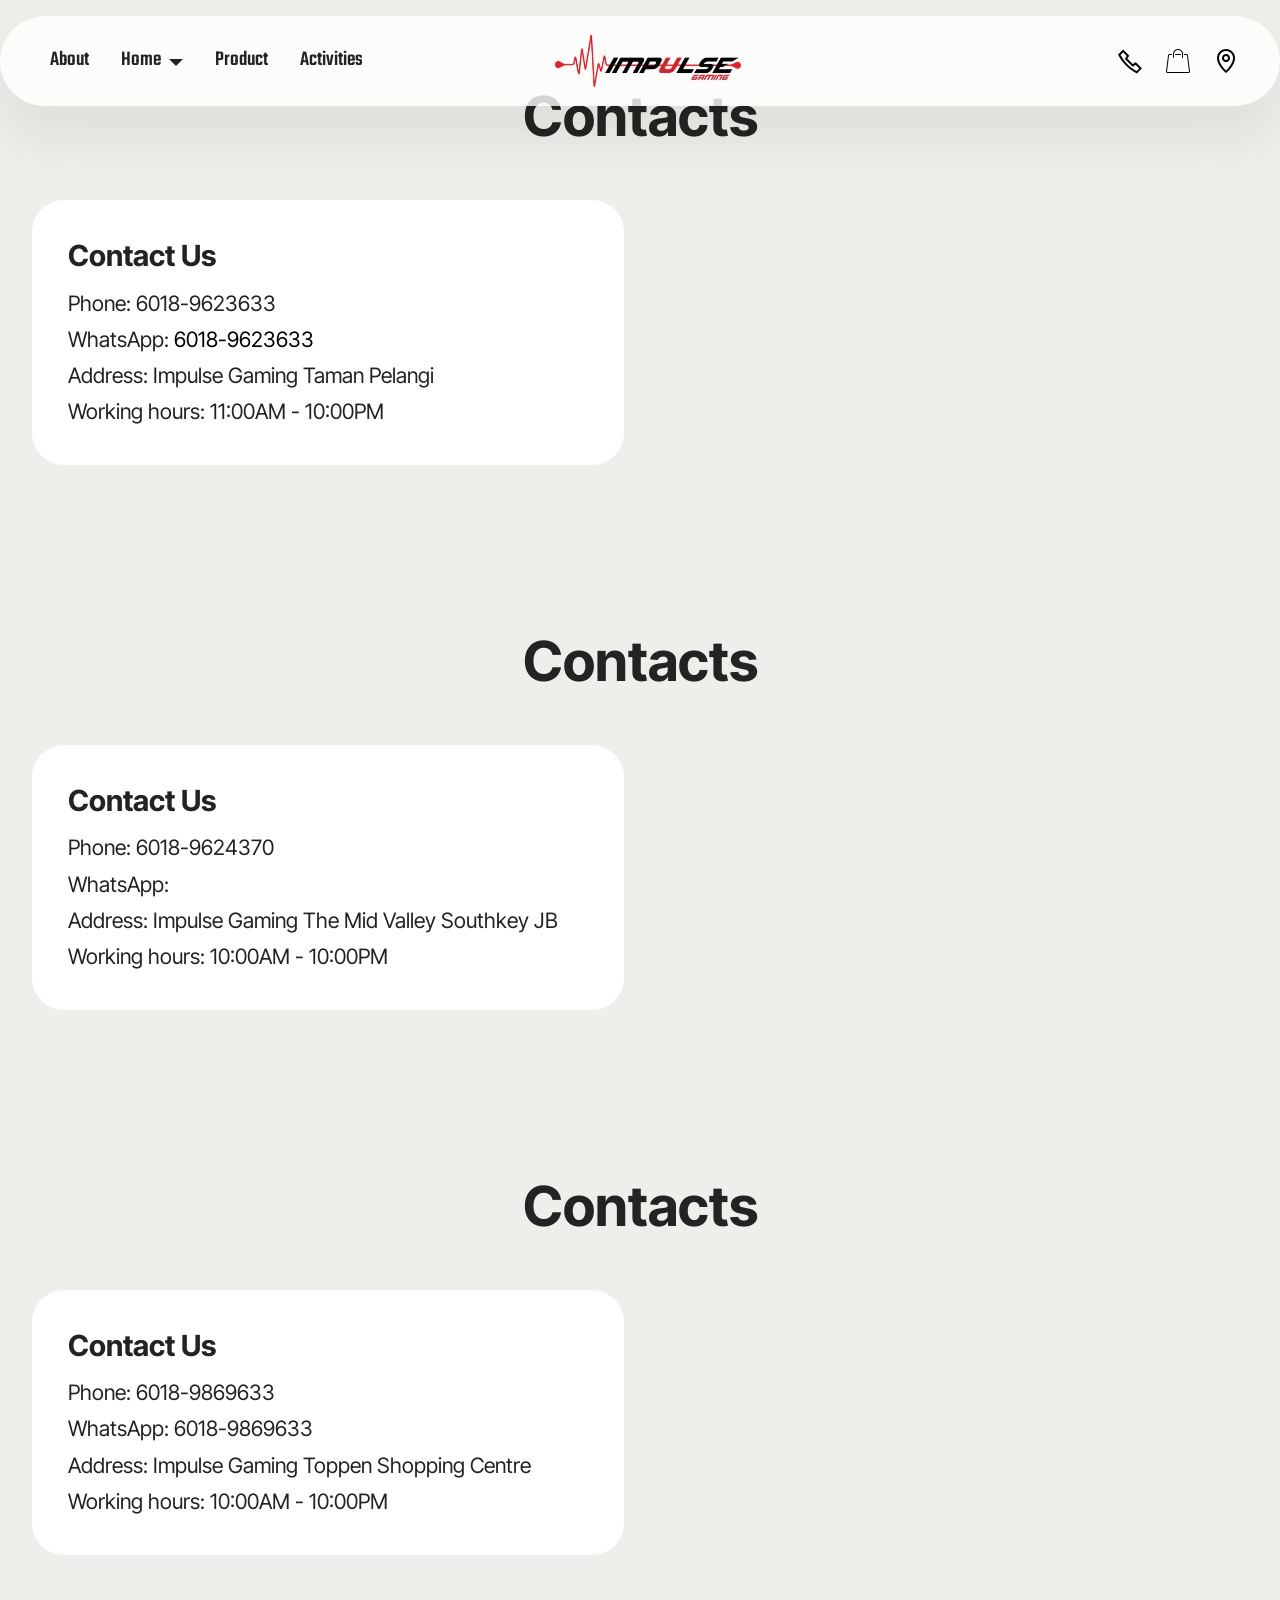
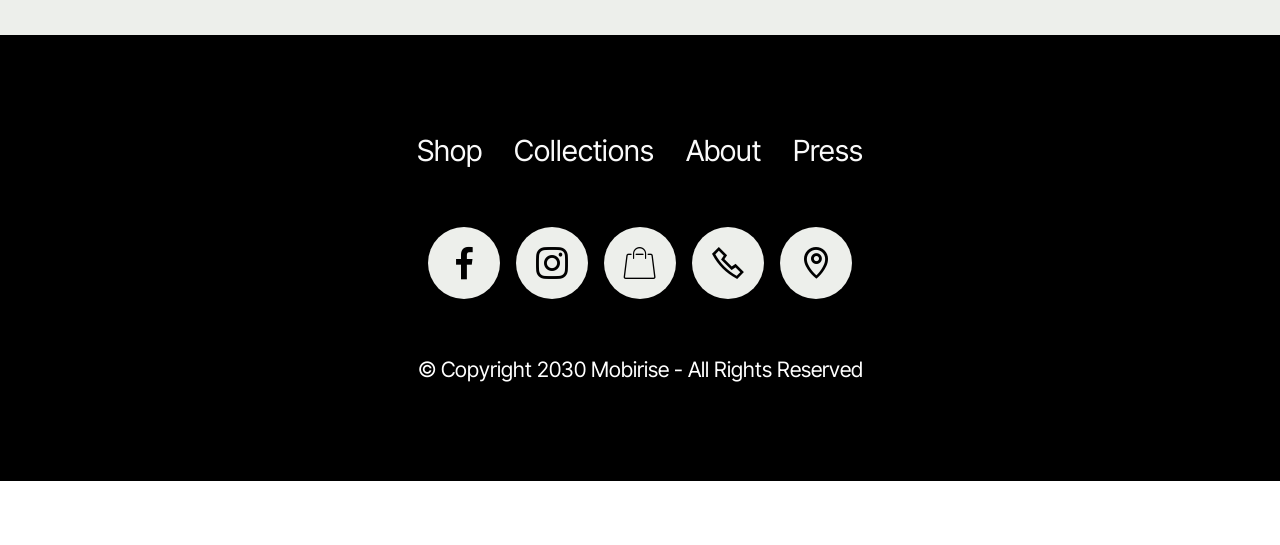
<file: page7.html>
<!DOCTYPE html>
<html  >
<head>
  <!-- Site made with Mobirise Website Builder v6.1.12, https://mobirise.com -->
  <meta charset="UTF-8">
  <meta http-equiv="X-UA-Compatible" content="IE=edge">
  <meta name="generator" content="Mobirise v6.1.12, mobirise.com">
  <meta name="viewport" content="width=device-width, initial-scale=1, minimum-scale=1">
  <link rel="shortcut icon" href="assets/images/810544d3-2935-4c98-8b56-ef6726f5b00a-3.png" type="image/x-icon">
  <meta name="description" content="">
  
  
  <title>Johor Branch</title>
  <link rel="stylesheet" href="assets/web/assets/mobirise-icons2/mobirise2.css">
  <link rel="stylesheet" href="assets/web/assets/mobirise-icons/mobirise-icons.css">
  <link rel="stylesheet" href="assets/bootstrap/css/bootstrap.min.css">
  <link rel="stylesheet" href="assets/animatecss/animate.css">
  <link rel="stylesheet" href="assets/dropdown/css/style.css">
  <link rel="stylesheet" href="assets/socicon/css/styles.css">
  <link rel="stylesheet" href="assets/theme/css/style.css">
  <link rel="preload" href="https://fonts.googleapis.com/css?family=Inter+Tight:100,200,300,400,500,600,700,800,900,100i,200i,300i,400i,500i,600i,700i,800i,900i&display=swap" as="style" onload="this.onload=null;this.rel='stylesheet'">
  <noscript><link rel="stylesheet" href="https://fonts.googleapis.com/css?family=Inter+Tight:100,200,300,400,500,600,700,800,900,100i,200i,300i,400i,500i,600i,700i,800i,900i&display=swap"></noscript>
  <link rel="preload" href="https://fonts.googleapis.com/css?family=Teko:300,400,500,600,700&display=swap" as="style" onload="this.onload=null;this.rel='stylesheet'">
  <noscript><link rel="stylesheet" href="https://fonts.googleapis.com/css?family=Teko:300,400,500,600,700&display=swap"></noscript>
  <link rel="preload" as="style" href="assets/mobirise/css/mbr-additional.css?v=oZMbzn"><link rel="stylesheet" href="assets/mobirise/css/mbr-additional.css?v=oZMbzn" type="text/css">

  
  
  
</head>
<body>
  
  <section data-bs-version="5.1" class="menu menu3 cid-vxCRiuarVO" once="menu" id="menu03-17">
	

	<nav class="navbar navbar-dropdown navbar-fixed-top navbar-expand-lg">
		<div class="container">
			<div class="navbar-brand">
				<span class="navbar-logo">
					<a href="https://mobiri.se">
						<img src="assets/images/810544d3-2935-4c98-8b56-ef6726f5b00a-3.png" alt="Mobirise Website Builder" style="height: 4rem;">
					</a>
				</span>
				
			</div>
			<button class="navbar-toggler" type="button" data-toggle="collapse" data-bs-toggle="collapse" data-target="#navbarSupportedContent" data-bs-target="#navbarSupportedContent" aria-controls="navbarNavAltMarkup" aria-expanded="false" aria-label="Toggle navigation">
				<div class="hamburger">
					<span></span>
					<span></span>
					<span></span>
					<span></span>
				</div>
			</button>
			<div class="collapse navbar-collapse" id="navbarSupportedContent">
				<ul class="navbar-nav nav-dropdown nav-right" data-app-modern-menu="true"><li class="nav-item">
						<a class="nav-link link text-black text-primary display-4" href="page6.html">About</a>
					</li>
					<li class="nav-item dropdown">
						<a class="nav-link link text-black text-primary dropdown-toggle display-4" href="index.html#features017-1g" aria-expanded="false" data-toggle="dropdown-submenu" data-bs-toggle="dropdown" data-bs-auto-close="outside">Home</a><div class="dropdown-menu" aria-labelledby="dropdown-809"><a class="text-black text-primary show dropdown-item display-4" href="index.html#top">Home<br></a><a class="text-black show text-primary dropdown-item display-4" href="page2.html">Performance</a><a class="text-black text-primary show dropdown-item display-4" href="page3.html">Build Your Upset</a><a class="text-black text-primary show dropdown-item display-4" href="page4.html">Game Esssentials</a><a class="text-black text-primary show dropdown-item display-4" href="page6.html">About Us</a><a class="text-black text-primary show dropdown-item display-4" href="page7.html">Johor Branch</a><a class="text-black text-primary show dropdown-item display-4" href="page9.html">Kuala Lumpur</a><a class="text-black text-primary show dropdown-item display-4" href="page8.html">Penang Branch</a><a class="text-black text-primary show dropdown-item display-4" href="page10.html">Melaka Branch</a></div>
					</li><li class="nav-item"><a class="nav-link link text-black text-primary show display-4" href="index.html#features017-1g">Product</a></li>
					<li class="nav-item">
						<a class="nav-link link text-black text-primary display-4" href="index.html#features017-3">Activities<br></a>
					</li></ul>
				<div class="icons-menu">
					<a class="iconfont-wrapper" href="https://wa.me/60189623633">
						<span class="p-2 mbr-iconfont mobi-mbri-phone mobi-mbri"></span>
					</a>
					<a class="iconfont-wrapper" href="https://my.shp.ee/nZAVNdtg">
						<span class="p-2 mbr-iconfont mbri-shopping-bag"></span>
					</a>
					<a class="iconfont-wrapper" href="index.html#contacts03-f">
						<span class="p-2 mbr-iconfont mobi-mbri-map-pin mobi-mbri"></span>
					</a>
					
				</div>
				
			</div>
		</div>
	</nav>
</section>

<section data-bs-version="5.1" class="contacts02 map1 cid-vxLDTN6qeS" id="contacts02-1h">

    

    
    <div class="container">
        <div class="row justify-content-center">
            <div class="col-12 content-head">
                <div class="mbr-section-head mb-5">
                    <h3 class="mbr-section-title mbr-fonts-style align-center mb-0 display-2">
                        <strong>Contacts</strong>
                    </h3>
                    
                </div>
            </div>
        </div>
        <div class="row justify-content-center">
            <div class="card col-12 col-md-12 col-lg-6">
                <div class="card-wrapper">
                    <div class="text-wrapper">
                        <h5 class="cardTitle mbr-fonts-style mb-2 display-5">
                            <strong>Contact Us</strong>
                        </h5>
                        <ul class="list mbr-fonts-style display-7">
                            <li class="mbr-text item-wrap">Phone: 6018-9623633</li>
                            <li class="mbr-text item-wrap">WhatsApp: <a href="tel:+12345678910" class="text-primary">6018-9623633</a></li>
                            <li class="mbr-text item-wrap">Address: Impulse Gaming Taman Pelangi&nbsp;</li>
                            <li class="mbr-text item-wrap">Working hours: 11:00AM - 10:00PM</li>
                        </ul>
                    </div>
                </div>
            </div>
            <div class="map-wrapper col-md-12 col-lg-6">
                <div class="google-map"><iframe frameborder="0" style="border:0" src="https://www.google.com/maps/embed?pb=!1m18!1m12!1m3!1d15953.91481296961!2d103.75289436687397!3d1.4847849739942827!2m3!1f0!2f0!3f0!3m2!1i1024!2i768!4f13.1!3m3!1m2!1s0x31da12d4cba69217%3A0x236193874f6be8c!2sImpulse%20Gaming%20(JB%20HQ)!5e0!3m2!1szh-CN!2smy!4v1791743944855!5m2!1szh-CN!2smy" allowfullscreen=""></iframe></div>
            </div>
        </div>
    </div>
</section>

<section data-bs-version="5.1" class="contacts02 map1 cid-vxLDUlAdBb" id="contacts02-1i">

    

    
    <div class="container">
        <div class="row justify-content-center">
            <div class="col-12 content-head">
                <div class="mbr-section-head mb-5">
                    <h3 class="mbr-section-title mbr-fonts-style align-center mb-0 display-2">
                        <strong>Contacts</strong>
                    </h3>
                    
                </div>
            </div>
        </div>
        <div class="row justify-content-center">
            <div class="card col-12 col-md-12 col-lg-6">
                <div class="card-wrapper">
                    <div class="text-wrapper">
                        <h5 class="cardTitle mbr-fonts-style mb-2 display-5">
                            <strong>Contact Us</strong>
                        </h5>
                        <ul class="list mbr-fonts-style display-7">
                            <li class="mbr-text item-wrap">Phone: 6018-9624370</li>
                            <li class="mbr-text item-wrap">WhatsApp: <a href="tel:+12345678910" class="text-primary">6018-9624370</a></li>
                            <li class="mbr-text item-wrap">Address: Impulse Gaming The Mid Valley Southkey JB</li>
                            <li class="mbr-text item-wrap">Working hours: 10:00AM - 10:00PM</li>
                        </ul>
                    </div>
                </div>
            </div>
            <div class="map-wrapper col-md-12 col-lg-6">
                <div class="google-map"><iframe frameborder="0" style="border:0" src="https://www.google.com/maps/embed?pb=!1m18!1m12!1m3!1d3988.4479944990126!2d103.77361657461597!3d1.5017077610696652!2m3!1f0!2f0!3f0!3m2!1i1024!2i768!4f13.1!3m3!1m2!1s0x31da6d7d2000779f%3A0xc78e84d8e8b4f209!2sImpulse%20Gaming%20(Southkey%20Midvalley%20Flagship%20Store)!5e0!3m2!1szh-CN!2smy!4v1791744150021!5m2!1szh-CN!2smy" allowfullscreen=""></iframe></div>
            </div>
        </div>
    </div>
</section>

<section data-bs-version="5.1" class="contacts02 map1 cid-vxLDVO1b6p" id="contacts02-1j">

    

    
    <div class="container">
        <div class="row justify-content-center">
            <div class="col-12 content-head">
                <div class="mbr-section-head mb-5">
                    <h3 class="mbr-section-title mbr-fonts-style align-center mb-0 display-2">
                        <strong>Contacts</strong>
                    </h3>
                    
                </div>
            </div>
        </div>
        <div class="row justify-content-center">
            <div class="card col-12 col-md-12 col-lg-6">
                <div class="card-wrapper">
                    <div class="text-wrapper">
                        <h5 class="cardTitle mbr-fonts-style mb-2 display-5">
                            <strong>Contact Us</strong>
                        </h5>
                        <ul class="list mbr-fonts-style display-7">
                            <li class="mbr-text item-wrap">Phone: 6018-9869633</li><li class="mbr-text item-wrap">WhatsApp: 6018-9869633</li>
                            <li class="mbr-text item-wrap">Address: Impulse Gaming Toppen Shopping Centre</li>
                            <li class="mbr-text item-wrap">Working hours: 10:00AM - 10:00PM</li>
                        </ul>
                    </div>
                </div>
            </div>
            <div class="map-wrapper col-md-12 col-lg-6">
                <div class="google-map"><iframe frameborder="0" style="border:0" src="https://www.google.com/maps/embed?pb=!1m18!1m12!1m3!1d3988.351150798143!2d103.79508947461582!3d1.553869460886843!2m3!1f0!2f0!3f0!3m2!1i1024!2i768!4f13.1!3m3!1m2!1s0x31da6f5027583207%3A0xce2fc95e8d0a045d!2sImpulse%20Gaming%20(Toppen%20Shopping%20Centre)!5e0!3m2!1szh-CN!2smy!4v1791744392973!5m2!1szh-CN!2smy" allowfullscreen=""></iframe></div>
            </div>
        </div>
    </div>
</section>

<section data-bs-version="5.1" class="footer3 cid-vxKLVDkryE" once="footers" id="footer03-14">

        

    

    <div class="container">
        <div class="row">
            <div class="row-links">
                <ul class="header-menu">
                  
                  
                  
                  
                <li class="header-menu-item mbr-fonts-style display-5">
                    <a href="https://my.shp.ee/HpQGCEKf" class="text-white text-primary">Shop</a>
                  </li><li class="header-menu-item mbr-fonts-style display-5">
                    <a href="#" class="text-white">Collections</a>
                  </li><li class="header-menu-item mbr-fonts-style display-5">
                    <a href="#" class="text-white">About</a>
                  </li><li class="header-menu-item mbr-fonts-style display-5">
                    <a href="#" class="text-white">Press</a>
                  </li></ul>
              </div>

            <div class="col-12 mt-4">
                <div class="social-row">
                    <div class="soc-item">
                        <a href="https://www.facebook.com/share/1RViRz7NjQ/" target="_blank">
                            <span class="mbr-iconfont display-7 socicon-facebook socicon"></span>
                        </a>
                    </div>
                    <div class="soc-item">
                        <a href="https://instagram.com/impulse.gaming?obrf=MTcxdnVjdnY0bWRhNg%3D%3D" target="_blank">
                            <span class="mbr-iconfont socicon-instagram socicon"></span>
                        </a>
                    </div>
                    <div class="soc-item">
                        <a href="https://my.shp.ee/HpQGCEKf" target="_blank">
                            <span class="mbr-iconfont mbri-shopping-bag"></span>
                        </a>
                    </div>
                    <div class="soc-item">
                        <a href="https://wa.me/60189623633">
                            <span class="mbr-iconfont mobi-mbri-phone mobi-mbri"></span>
                        </a>
                    </div>
                    <div class="soc-item">
                        <a href="index.html#contacts03-f" target="_blank">
                            <span class="mbr-iconfont mobi-mbri-map-pin mobi-mbri"></span>
                        </a>
                    </div>
                </div>
            </div>
            <div class="col-12 mt-5">
                <p class="mbr-fonts-style copyright display-7">
                    © Copyright 2030 Mobirise - All Rights Reserved
                </p>
            </div>
        </div>
    </div>
</section><section class="display-7" style="padding: 0;align-items: center;justify-content: center;flex-wrap: wrap;    align-content: center;display: flex;position: relative;height: 4rem;"><a href="https://mobiri.se/5185865" style="flex: 1 1;height: 4rem;position: absolute;width: 100%;z-index: 1;"><img alt="" style="height: 4rem;" src="[data-uri]"></a><p style="margin: 0;text-align: center;" class="display-7">&#8204;</p><a style="z-index:1" href="https://mobirise.com/builder/ai-website-creator.html">AI Website Creator</a></section><script src="assets/bootstrap/js/bootstrap.bundle.min.js"></script>  <script src="assets/smoothscroll/smooth-scroll.js"></script>  <script src="assets/ytplayer/index.js"></script>  <script src="assets/dropdown/js/navbar-dropdown.js"></script>  <script src="assets/theme/js/script.js"></script>  
  
  
  <input name="animation" type="hidden">
  </body>
</html>
</file>
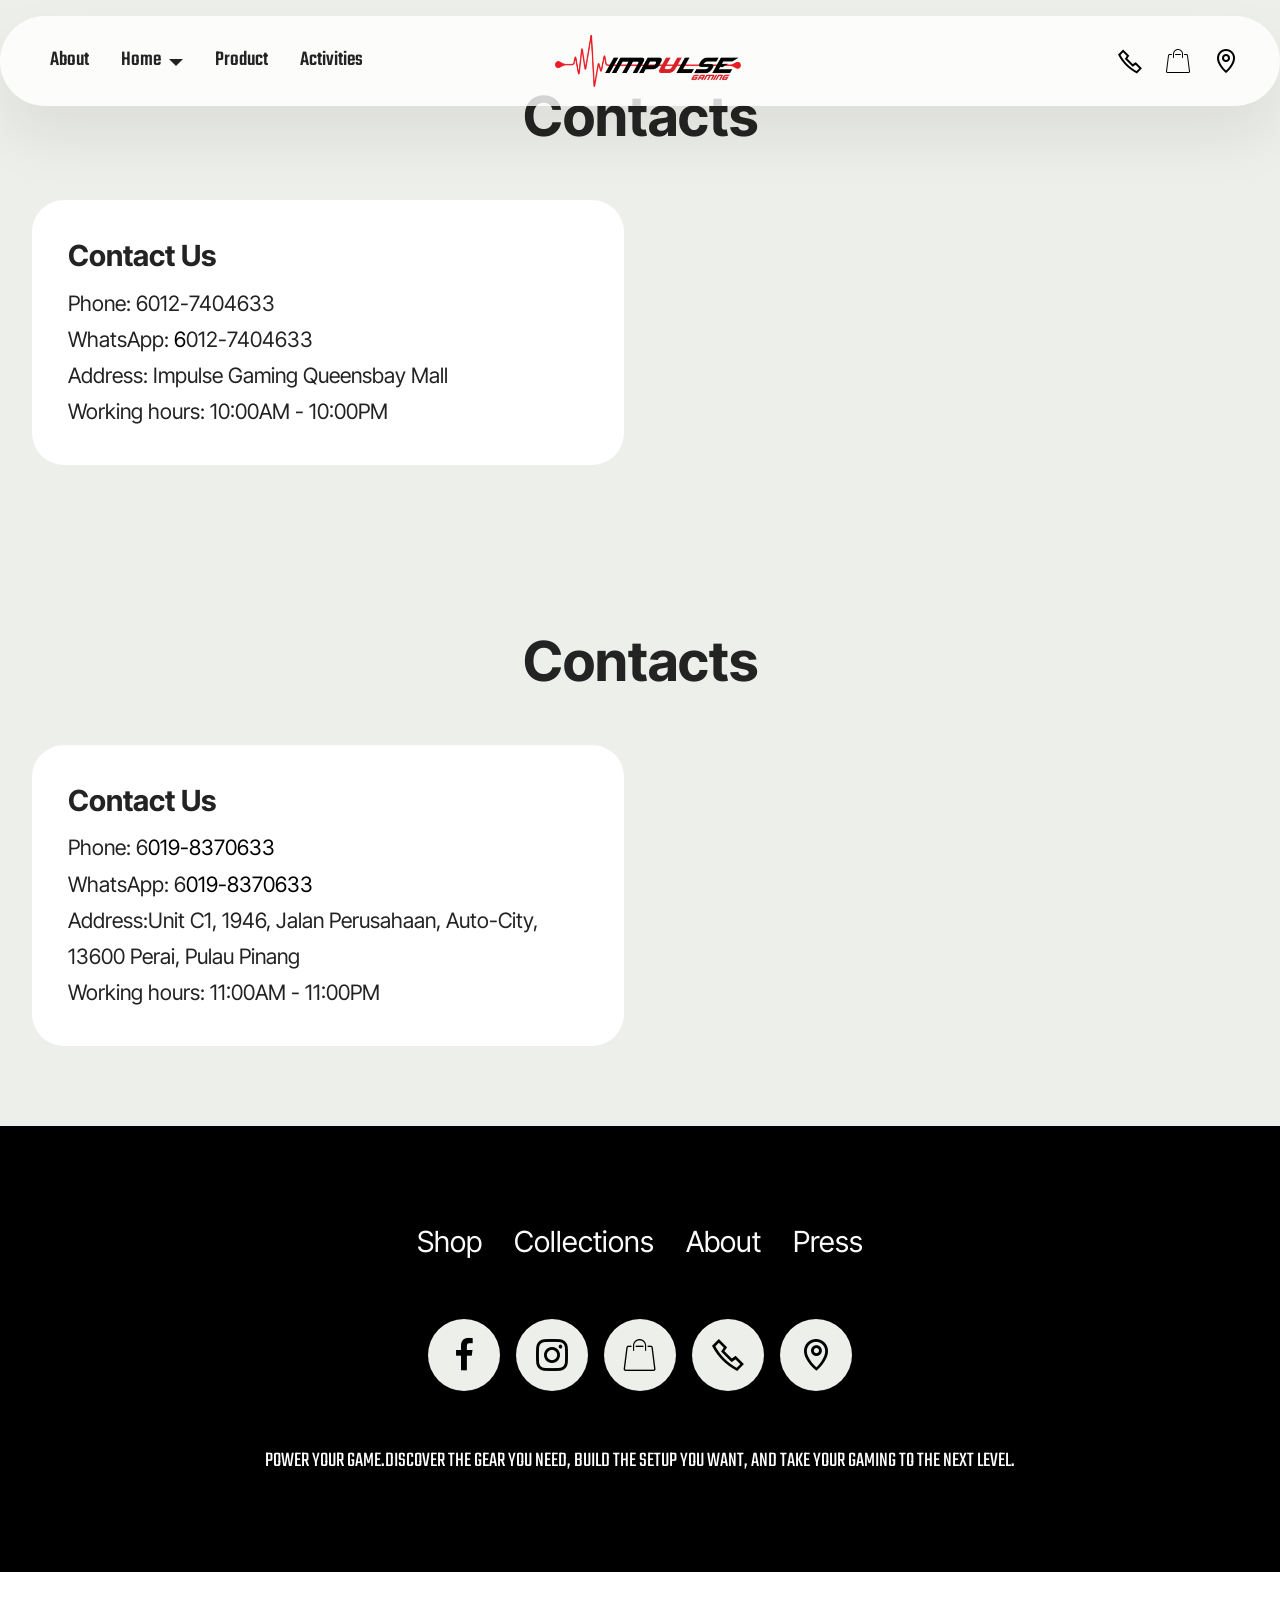
<file: page8.html>
<!DOCTYPE html>
<html  >
<head>
  <!-- Site made with Mobirise Website Builder v6.1.12, https://mobirise.com -->
  <meta charset="UTF-8">
  <meta http-equiv="X-UA-Compatible" content="IE=edge">
  <meta name="generator" content="Mobirise v6.1.12, mobirise.com">
  <meta name="viewport" content="width=device-width, initial-scale=1, minimum-scale=1">
  <link rel="shortcut icon" href="assets/images/810544d3-2935-4c98-8b56-ef6726f5b00a-3.png" type="image/x-icon">
  <meta name="description" content="">
  
  
  <title>Penang Branch</title>
  <link rel="stylesheet" href="assets/web/assets/mobirise-icons2/mobirise2.css">
  <link rel="stylesheet" href="assets/web/assets/mobirise-icons/mobirise-icons.css">
  <link rel="stylesheet" href="assets/bootstrap/css/bootstrap.min.css">
  <link rel="stylesheet" href="assets/animatecss/animate.css">
  <link rel="stylesheet" href="assets/dropdown/css/style.css">
  <link rel="stylesheet" href="assets/socicon/css/styles.css">
  <link rel="stylesheet" href="assets/theme/css/style.css">
  <link rel="preload" href="https://fonts.googleapis.com/css?family=Inter+Tight:100,200,300,400,500,600,700,800,900,100i,200i,300i,400i,500i,600i,700i,800i,900i&display=swap" as="style" onload="this.onload=null;this.rel='stylesheet'">
  <noscript><link rel="stylesheet" href="https://fonts.googleapis.com/css?family=Inter+Tight:100,200,300,400,500,600,700,800,900,100i,200i,300i,400i,500i,600i,700i,800i,900i&display=swap"></noscript>
  <link rel="preload" href="https://fonts.googleapis.com/css?family=Teko:300,400,500,600,700&display=swap" as="style" onload="this.onload=null;this.rel='stylesheet'">
  <noscript><link rel="stylesheet" href="https://fonts.googleapis.com/css?family=Teko:300,400,500,600,700&display=swap"></noscript>
  <link rel="preload" as="style" href="assets/mobirise/css/mbr-additional.css?v=9Aj7Vu"><link rel="stylesheet" href="assets/mobirise/css/mbr-additional.css?v=9Aj7Vu" type="text/css">

  
  
  
</head>
<body>
  
  <section data-bs-version="5.1" class="menu menu3 cid-vxCRiuarVO" once="menu" id="menu03-19">
	

	<nav class="navbar navbar-dropdown navbar-fixed-top navbar-expand-lg">
		<div class="container">
			<div class="navbar-brand">
				<span class="navbar-logo">
					<a href="https://mobiri.se">
						<img src="assets/images/810544d3-2935-4c98-8b56-ef6726f5b00a-3.png" alt="Mobirise Website Builder" style="height: 4rem;">
					</a>
				</span>
				
			</div>
			<button class="navbar-toggler" type="button" data-toggle="collapse" data-bs-toggle="collapse" data-target="#navbarSupportedContent" data-bs-target="#navbarSupportedContent" aria-controls="navbarNavAltMarkup" aria-expanded="false" aria-label="Toggle navigation">
				<div class="hamburger">
					<span></span>
					<span></span>
					<span></span>
					<span></span>
				</div>
			</button>
			<div class="collapse navbar-collapse" id="navbarSupportedContent">
				<ul class="navbar-nav nav-dropdown nav-right" data-app-modern-menu="true"><li class="nav-item">
						<a class="nav-link link text-black text-primary display-4" href="page6.html">About</a>
					</li>
					<li class="nav-item dropdown">
						<a class="nav-link link text-black text-primary dropdown-toggle display-4" href="index.html#features017-1g" aria-expanded="false" data-toggle="dropdown-submenu" data-bs-toggle="dropdown" data-bs-auto-close="outside">Home</a><div class="dropdown-menu" aria-labelledby="dropdown-809"><a class="text-black text-primary show dropdown-item display-4" href="index.html#top">Home<br></a><a class="text-black show text-primary dropdown-item display-4" href="page2.html">Performance</a><a class="text-black text-primary show dropdown-item display-4" href="page3.html">Build Your Upset</a><a class="text-black text-primary show dropdown-item display-4" href="page4.html">Game Esssentials</a><a class="text-black text-primary show dropdown-item display-4" href="page6.html">About Us</a><a class="text-black text-primary show dropdown-item display-4" href="page7.html">Johor Branch</a><a class="text-black text-primary show dropdown-item display-4" href="page9.html">Kuala Lumpur</a><a class="text-black text-primary show dropdown-item display-4" href="page8.html">Penang Branch</a><a class="text-black text-primary show dropdown-item display-4" href="page10.html">Melaka Branch</a></div>
					</li><li class="nav-item"><a class="nav-link link text-black text-primary show display-4" href="index.html#features017-1g">Product</a></li>
					<li class="nav-item">
						<a class="nav-link link text-black text-primary display-4" href="index.html#features017-3">Activities<br></a>
					</li></ul>
				<div class="icons-menu">
					<a class="iconfont-wrapper" href="https://wa.me/60189623633">
						<span class="p-2 mbr-iconfont mobi-mbri-phone mobi-mbri"></span>
					</a>
					<a class="iconfont-wrapper" href="https://my.shp.ee/nZAVNdtg">
						<span class="p-2 mbr-iconfont mbri-shopping-bag"></span>
					</a>
					<a class="iconfont-wrapper" href="index.html#contacts03-f">
						<span class="p-2 mbr-iconfont mobi-mbri-map-pin mobi-mbri"></span>
					</a>
					
				</div>
				
			</div>
		</div>
	</nav>
</section>

<section data-bs-version="5.1" class="contacts02 map1 cid-vxLHcsM6Y9" id="contacts02-1l">

    

    
    <div class="container">
        <div class="row justify-content-center">
            <div class="col-12 content-head">
                <div class="mbr-section-head mb-5">
                    <h3 class="mbr-section-title mbr-fonts-style align-center mb-0 display-2">
                        <strong>Contacts</strong>
                    </h3>
                    
                </div>
            </div>
        </div>
        <div class="row justify-content-center">
            <div class="card col-12 col-md-12 col-lg-6">
                <div class="card-wrapper">
                    <div class="text-wrapper">
                        <h5 class="cardTitle mbr-fonts-style mb-2 display-5">
                            <strong>Contact Us</strong>
                        </h5>
                        <ul class="list mbr-fonts-style display-7">
                            <li class="mbr-text item-wrap">Phone: 6012-7404633&nbsp;</li>
                            <li class="mbr-text item-wrap">WhatsApp: <a href="tel:+12345678910" class="text-primary">6</a>012-7404633</li><li class="mbr-text item-wrap">Address: Impulse Gaming Queensbay Mall</li>
                            <li class="mbr-text item-wrap">Working hours: 10:00AM - 10:00PM</li>
                        </ul>
                    </div>
                </div>
            </div>
            <div class="map-wrapper col-md-12 col-lg-6">
                <div class="google-map"><iframe frameborder="0" style="border:0" src="https://www.google.com/maps/embed?pb=!1m18!1m12!1m3!1d3972.547368653518!2d100.30395337461862!3d5.3330541358520955!2m3!1f0!2f0!3f0!3m2!1i1024!2i768!4f13.1!3m3!1m2!1s0x304ac16a8fdae34b%3A0xf9a0205580c6c487!2sImpulse%20Gaming%20(Queensbay%20Mall%20Branch)!5e0!3m2!1szh-CN!2smy!4v1791744592313!5m2!1szh-CN!2smy" allowfullscreen=""></iframe></div>
            </div>
        </div>
    </div>
</section>

<section data-bs-version="5.1" class="contacts02 map1 cid-vxLHd1r898" id="contacts02-1m">

    

    
    <div class="container">
        <div class="row justify-content-center">
            <div class="col-12 content-head">
                <div class="mbr-section-head mb-5">
                    <h3 class="mbr-section-title mbr-fonts-style align-center mb-0 display-2">
                        <strong>Contacts</strong>
                    </h3>
                    
                </div>
            </div>
        </div>
        <div class="row justify-content-center">
            <div class="card col-12 col-md-12 col-lg-6">
                <div class="card-wrapper">
                    <div class="text-wrapper">
                        <h5 class="cardTitle mbr-fonts-style mb-2 display-5">
                            <strong>Contact Us</strong>
                        </h5>
                        <ul class="list mbr-fonts-style display-7">
                            <li class="mbr-text item-wrap">Phone: 6<a href="tel:+12345678910" class="text-primary">019-8370633</a></li>
                            <li class="mbr-text item-wrap">WhatsApp: 6<a href="tel:+12345678910" class="text-primary">019-8370633</a></li>
                            <li class="mbr-text item-wrap">Address:Unit C1, 1946, Jalan Perusahaan, Auto-City, 13600 Perai, Pulau Pinang</li>
                            <li class="mbr-text item-wrap">Working hours: 11:00AM - 11:00PM</li>
                        </ul>
                    </div>
                </div>
            </div>
            <div class="map-wrapper col-md-12 col-lg-6">
                <div class="google-map"><iframe frameborder="0" style="border:0" src="https://www.google.com/maps/embed?pb=!1m18!1m12!1m3!1d122520.24735504328!2d100.27534811192204!3d5.33411573192989!2m3!1f0!2f0!3f0!3m2!1i1024!2i768!4f13.1!3m3!1m2!1s0x304ac78596f675b7%3A0xf67f38feccf00def!2sImpulse%20Gaming%20(Autocity%20Flagship%20Store)!5e0!3m2!1szh-CN!2smy!4v1791744813732!5m2!1szh-CN!2smy" allowfullscreen=""></iframe></div>
            </div>
        </div>
    </div>
</section>

<section data-bs-version="5.1" class="footer3 cid-vxKLVDkryE" once="footers" id="footer03-14">

        

    

    <div class="container">
        <div class="row">
            <div class="row-links">
                <ul class="header-menu">
                  
                  
                  
                  
                <li class="header-menu-item mbr-fonts-style display-5">
                    <a href="https://my.shp.ee/HpQGCEKf" class="text-white text-primary">Shop</a>
                  </li><li class="header-menu-item mbr-fonts-style display-5">
                    <a href="#" class="text-white">Collections</a>
                  </li><li class="header-menu-item mbr-fonts-style display-5">
                    <a href="page6.html" class="text-white text-primary">About</a>
                  </li><li class="header-menu-item mbr-fonts-style display-5">
                    <a href="#" class="text-white">Press</a>
                  </li></ul>
              </div>

            <div class="col-12 mt-4">
                <div class="social-row">
                    <div class="soc-item">
                        <a href="https://www.facebook.com/share/1RViRz7NjQ/" target="_blank">
                            <span class="mbr-iconfont display-7 socicon-facebook socicon"></span>
                        </a>
                    </div>
                    <div class="soc-item">
                        <a href="https://instagram.com/impulse.gaming?obrf=MTcxdnVjdnY0bWRhNg%3D%3D" target="_blank">
                            <span class="mbr-iconfont socicon-instagram socicon"></span>
                        </a>
                    </div>
                    <div class="soc-item">
                        <a href="https://my.shp.ee/HpQGCEKf" target="_blank">
                            <span class="mbr-iconfont mbri-shopping-bag"></span>
                        </a>
                    </div>
                    <div class="soc-item">
                        <a href="https://wa.me/60189623633">
                            <span class="mbr-iconfont mobi-mbri-phone mobi-mbri"></span>
                        </a>
                    </div>
                    <div class="soc-item">
                        <a href="index.html#contacts03-f" target="_blank">
                            <span class="mbr-iconfont mobi-mbri-map-pin mobi-mbri"></span>
                        </a>
                    </div>
                </div>
            </div>
            <div class="col-12 mt-5">
                <p class="mbr-fonts-style copyright display-4">
                    POWER YOUR GAME.DISCOVER THE GEAR YOU NEED, BUILD THE SETUP YOU WANT, AND TAKE YOUR GAMING TO THE NEXT LEVEL.
                </p>
            </div>
        </div>
    </div>
</section><section class="display-7" style="padding: 0;align-items: center;justify-content: center;flex-wrap: wrap;    align-content: center;display: flex;position: relative;height: 4rem;"><a href="https://mobiri.se/5185865" style="flex: 1 1;height: 4rem;position: absolute;width: 100%;z-index: 1;"><img alt="" style="height: 4rem;" src="[data-uri]"></a><p style="margin: 0;text-align: center;" class="display-7">&#8204;</p><a style="z-index:1" href="https://mobirise.com/offline-website-builder.html">Offline Website Builder</a></section><script src="assets/bootstrap/js/bootstrap.bundle.min.js"></script>  <script src="assets/smoothscroll/smooth-scroll.js"></script>  <script src="assets/ytplayer/index.js"></script>  <script src="assets/dropdown/js/navbar-dropdown.js"></script>  <script src="assets/theme/js/script.js"></script>  
  
  
  <input name="animation" type="hidden">
  </body>
</html>
</file>
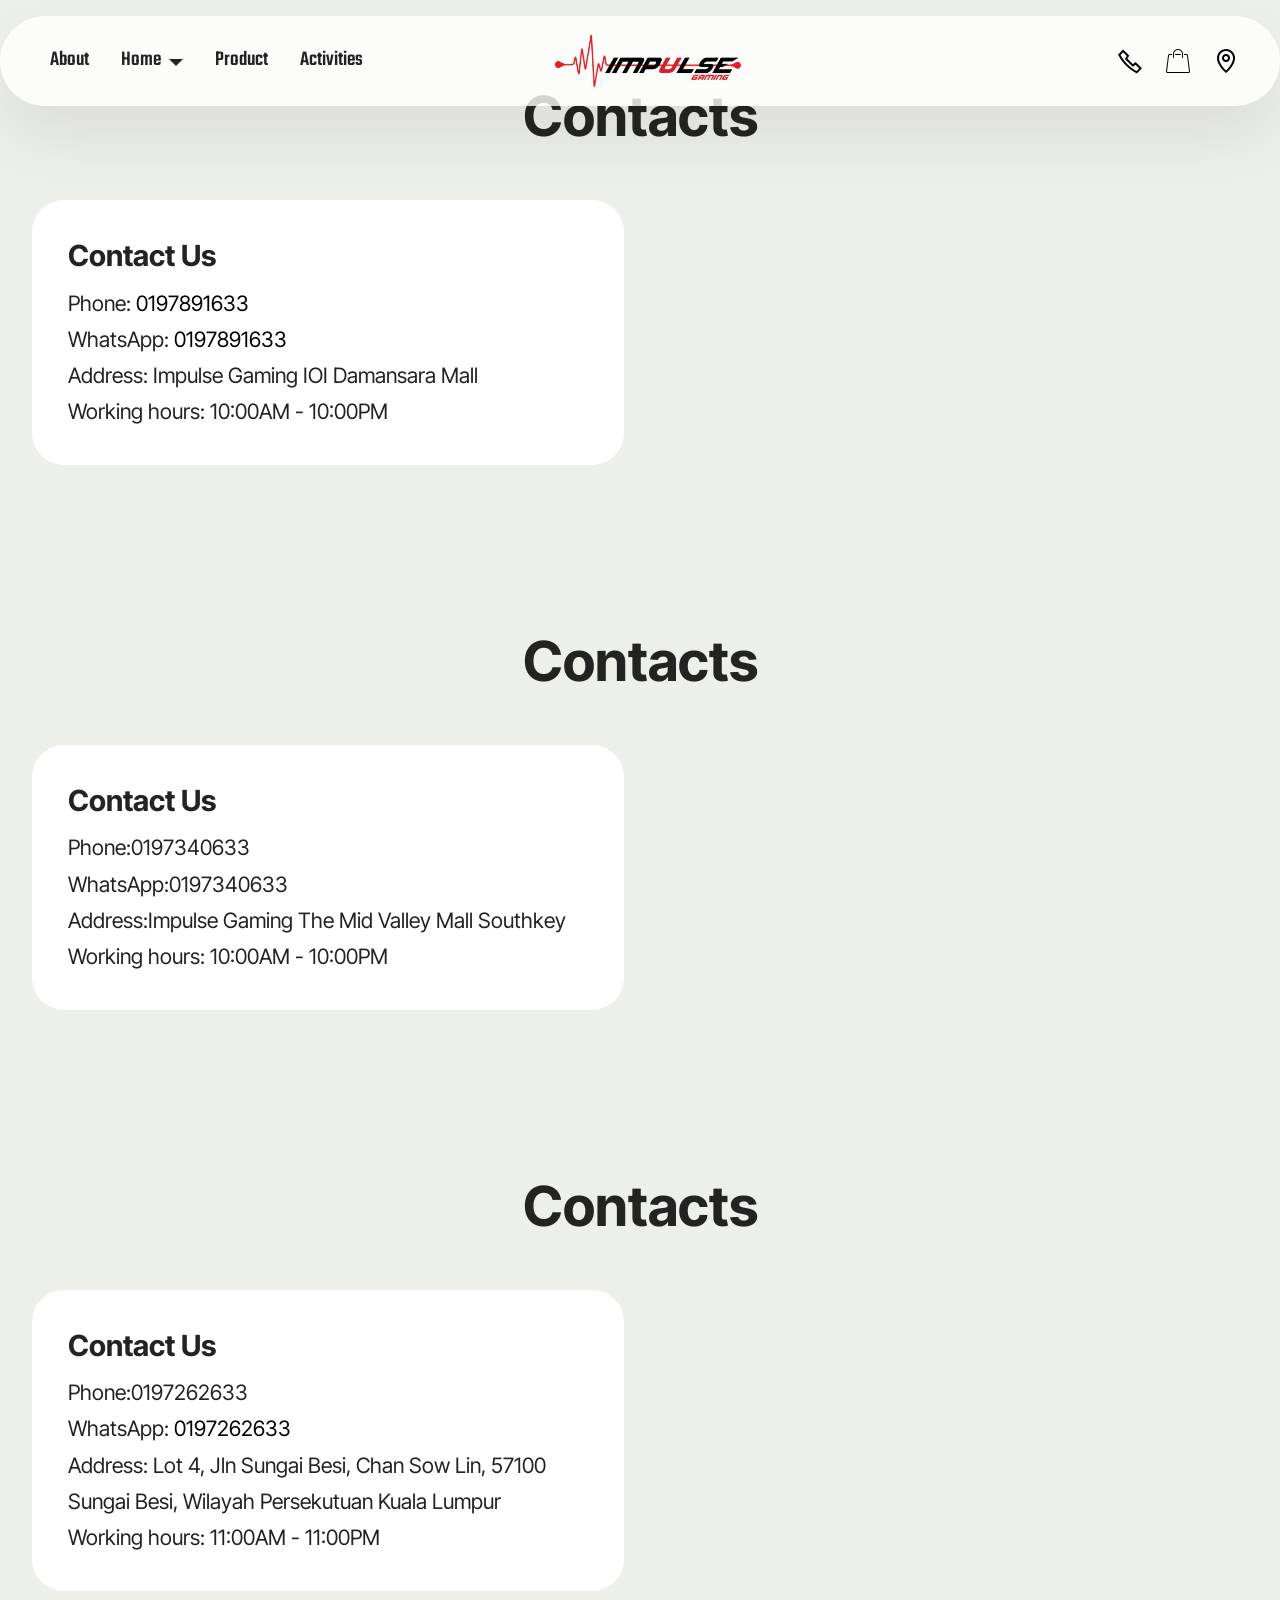
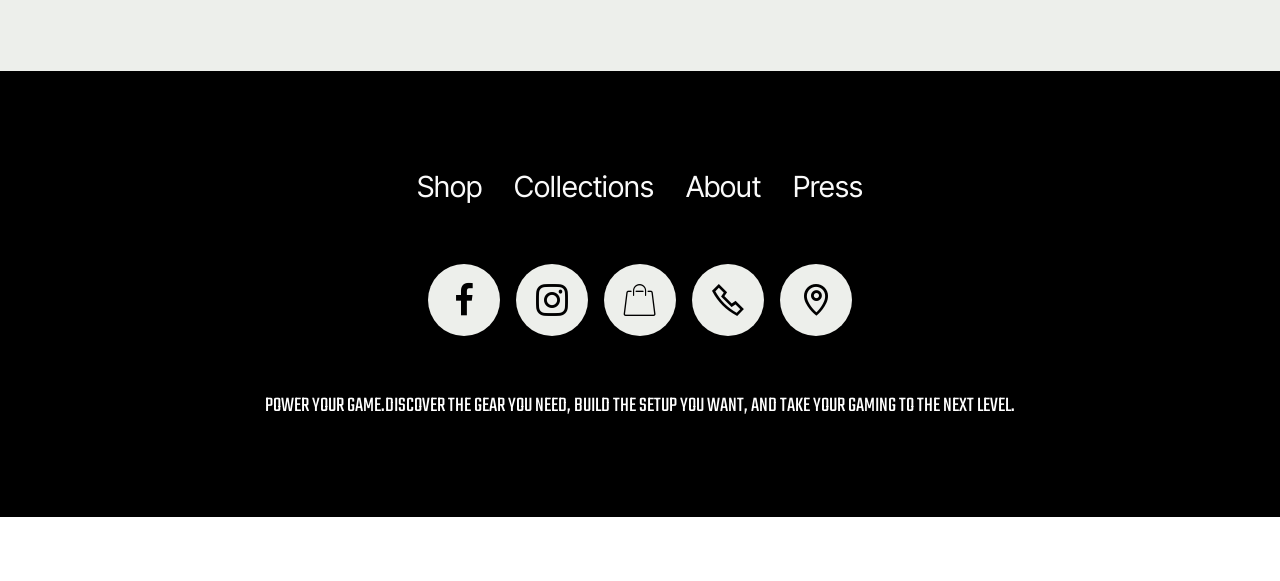
<file: page9.html>
<!DOCTYPE html>
<html  >
<head>
  <!-- Site made with Mobirise Website Builder v6.1.12, https://mobirise.com -->
  <meta charset="UTF-8">
  <meta http-equiv="X-UA-Compatible" content="IE=edge">
  <meta name="generator" content="Mobirise v6.1.12, mobirise.com">
  <meta name="viewport" content="width=device-width, initial-scale=1, minimum-scale=1">
  <link rel="shortcut icon" href="assets/images/810544d3-2935-4c98-8b56-ef6726f5b00a-3.png" type="image/x-icon">
  <meta name="description" content="">
  
  
  <title>Kuala Lumpur Branch</title>
  <link rel="stylesheet" href="assets/web/assets/mobirise-icons2/mobirise2.css">
  <link rel="stylesheet" href="assets/web/assets/mobirise-icons/mobirise-icons.css">
  <link rel="stylesheet" href="assets/bootstrap/css/bootstrap.min.css">
  <link rel="stylesheet" href="assets/animatecss/animate.css">
  <link rel="stylesheet" href="assets/dropdown/css/style.css">
  <link rel="stylesheet" href="assets/socicon/css/styles.css">
  <link rel="stylesheet" href="assets/theme/css/style.css">
  <link rel="preload" href="https://fonts.googleapis.com/css?family=Inter+Tight:100,200,300,400,500,600,700,800,900,100i,200i,300i,400i,500i,600i,700i,800i,900i&display=swap" as="style" onload="this.onload=null;this.rel='stylesheet'">
  <noscript><link rel="stylesheet" href="https://fonts.googleapis.com/css?family=Inter+Tight:100,200,300,400,500,600,700,800,900,100i,200i,300i,400i,500i,600i,700i,800i,900i&display=swap"></noscript>
  <link rel="preload" href="https://fonts.googleapis.com/css?family=Teko:300,400,500,600,700&display=swap" as="style" onload="this.onload=null;this.rel='stylesheet'">
  <noscript><link rel="stylesheet" href="https://fonts.googleapis.com/css?family=Teko:300,400,500,600,700&display=swap"></noscript>
  <link rel="preload" as="style" href="assets/mobirise/css/mbr-additional.css?v=jQ8qfG"><link rel="stylesheet" href="assets/mobirise/css/mbr-additional.css?v=jQ8qfG" type="text/css">

  
  
  
</head>
<body>
  
  <section data-bs-version="5.1" class="menu menu3 cid-vxCRiuarVO" once="menu" id="menu03-1b">
	

	<nav class="navbar navbar-dropdown navbar-fixed-top navbar-expand-lg">
		<div class="container">
			<div class="navbar-brand">
				<span class="navbar-logo">
					<a href="https://mobiri.se">
						<img src="assets/images/810544d3-2935-4c98-8b56-ef6726f5b00a-3.png" alt="Mobirise Website Builder" style="height: 4rem;">
					</a>
				</span>
				
			</div>
			<button class="navbar-toggler" type="button" data-toggle="collapse" data-bs-toggle="collapse" data-target="#navbarSupportedContent" data-bs-target="#navbarSupportedContent" aria-controls="navbarNavAltMarkup" aria-expanded="false" aria-label="Toggle navigation">
				<div class="hamburger">
					<span></span>
					<span></span>
					<span></span>
					<span></span>
				</div>
			</button>
			<div class="collapse navbar-collapse" id="navbarSupportedContent">
				<ul class="navbar-nav nav-dropdown nav-right" data-app-modern-menu="true"><li class="nav-item">
						<a class="nav-link link text-black text-primary display-4" href="page6.html">About</a>
					</li>
					<li class="nav-item dropdown">
						<a class="nav-link link text-black text-primary dropdown-toggle display-4" href="index.html#features017-1g" aria-expanded="false" data-toggle="dropdown-submenu" data-bs-toggle="dropdown" data-bs-auto-close="outside">Home</a><div class="dropdown-menu" aria-labelledby="dropdown-809"><a class="text-black text-primary show dropdown-item display-4" href="index.html#top">Home<br></a><a class="text-black show text-primary dropdown-item display-4" href="page2.html">Performance</a><a class="text-black text-primary show dropdown-item display-4" href="page3.html">Build Your Upset</a><a class="text-black text-primary show dropdown-item display-4" href="page4.html">Game Esssentials</a><a class="text-black text-primary show dropdown-item display-4" href="page6.html">About Us</a><a class="text-black text-primary show dropdown-item display-4" href="page7.html">Johor Branch</a><a class="text-black text-primary show dropdown-item display-4" href="page9.html">Kuala Lumpur</a><a class="text-black text-primary show dropdown-item display-4" href="page8.html">Penang Branch</a><a class="text-black text-primary show dropdown-item display-4" href="page10.html">Melaka Branch</a></div>
					</li><li class="nav-item"><a class="nav-link link text-black text-primary show display-4" href="index.html#features017-1g">Product</a></li>
					<li class="nav-item">
						<a class="nav-link link text-black text-primary display-4" href="index.html#features017-3">Activities<br></a>
					</li></ul>
				<div class="icons-menu">
					<a class="iconfont-wrapper" href="https://wa.me/60189623633">
						<span class="p-2 mbr-iconfont mobi-mbri-phone mobi-mbri"></span>
					</a>
					<a class="iconfont-wrapper" href="https://my.shp.ee/nZAVNdtg">
						<span class="p-2 mbr-iconfont mbri-shopping-bag"></span>
					</a>
					<a class="iconfont-wrapper" href="index.html#contacts03-f">
						<span class="p-2 mbr-iconfont mobi-mbri-map-pin mobi-mbri"></span>
					</a>
					
				</div>
				
			</div>
		</div>
	</nav>
</section>

<section data-bs-version="5.1" class="contacts02 map1 cid-vxLIQ7YquO" id="contacts02-1n">

    

    
    <div class="container">
        <div class="row justify-content-center">
            <div class="col-12 content-head">
                <div class="mbr-section-head mb-5">
                    <h3 class="mbr-section-title mbr-fonts-style align-center mb-0 display-2">
                        <strong>Contacts</strong>
                    </h3>
                    
                </div>
            </div>
        </div>
        <div class="row justify-content-center">
            <div class="card col-12 col-md-12 col-lg-6">
                <div class="card-wrapper">
                    <div class="text-wrapper">
                        <h5 class="cardTitle mbr-fonts-style mb-2 display-5">
                            <strong>Contact Us</strong>
                        </h5>
                        <ul class="list mbr-fonts-style display-7">
                            <li class="mbr-text item-wrap">Phone: <a href="tel:+12345678910" class="text-primary">0197891633</a></li>
                            <li class="mbr-text item-wrap">WhatsApp: <a href="tel:+12345678910" class="text-primary">0197891633</a></li>
                            <li class="mbr-text item-wrap">Address: Impulse Gaming IOI Damansara Mall</li>
                            <li class="mbr-text item-wrap">Working hours: 10:00AM - 10:00PM</li>
                        </ul>
                    </div>
                </div>
            </div>
            <div class="map-wrapper col-md-12 col-lg-6">
                <div class="google-map"><iframe frameborder="0" style="border:0" src="https://www.google.com/maps/embed?pb=!1m18!1m12!1m3!1d127481.38437691993!2d101.4944442591794!3d3.149171948480462!2m3!1f0!2f0!3f0!3m2!1i1024!2i768!4f13.1!3m3!1m2!1s0x31cc4fd66cf1a703%3A0x15883e8bb56e1771!2sImpulse%20Gaming%20(IOI%20Mall%20Damansara)!5e0!3m2!1szh-CN!2smy!4v1791744983725!5m2!1szh-CN!2smy" allowfullscreen=""></iframe></div>
            </div>
        </div>
    </div>
</section>

<section data-bs-version="5.1" class="contacts02 map1 cid-vxLIQDZ8Fp" id="contacts02-1o">

    

    
    <div class="container">
        <div class="row justify-content-center">
            <div class="col-12 content-head">
                <div class="mbr-section-head mb-5">
                    <h3 class="mbr-section-title mbr-fonts-style align-center mb-0 display-2">
                        <strong>Contacts</strong>
                    </h3>
                    
                </div>
            </div>
        </div>
        <div class="row justify-content-center">
            <div class="card col-12 col-md-12 col-lg-6">
                <div class="card-wrapper">
                    <div class="text-wrapper">
                        <h5 class="cardTitle mbr-fonts-style mb-2 display-5">
                            <strong>Contact Us</strong>
                        </h5>
                        <ul class="list mbr-fonts-style display-7">
                            <li class="mbr-text item-wrap">Phone:0197340633</li>
                            <li class="mbr-text item-wrap">WhatsApp:0197340633</li>
                            <li class="mbr-text item-wrap">Address:Impulse Gaming The Mid Valley Mall Southkey</li>
                            <li class="mbr-text item-wrap">Working hours: 10:00AM - 10:00PM</li>
                        </ul>
                    </div>
                </div>
            </div>
            <div class="map-wrapper col-md-12 col-lg-6">
                <div class="google-map"><iframe frameborder="0" style="border:0" src="https://www.google.com/maps/embed?pb=!1m18!1m12!1m3!1d127482.68308946221!2d101.5256866297849!3d3.138544961041137!2m3!1f0!2f0!3f0!3m2!1i1024!2i768!4f13.1!3m3!1m2!1s0x31cc49cba258902b%3A0x6eb6d18cf9c491c9!2sImpulse%20Gaming%20Mid%20Valley%20KL!5e0!3m2!1szh-CN!2smy!4v1791745104625!5m2!1szh-CN!2smy" allowfullscreen=""></iframe></div>
            </div>
        </div>
    </div>
</section>

<section data-bs-version="5.1" class="contacts02 map1 cid-vxLIR4ck6X" id="contacts02-1p">

    

    
    <div class="container">
        <div class="row justify-content-center">
            <div class="col-12 content-head">
                <div class="mbr-section-head mb-5">
                    <h3 class="mbr-section-title mbr-fonts-style align-center mb-0 display-2">
                        <strong>Contacts</strong>
                    </h3>
                    
                </div>
            </div>
        </div>
        <div class="row justify-content-center">
            <div class="card col-12 col-md-12 col-lg-6">
                <div class="card-wrapper">
                    <div class="text-wrapper">
                        <h5 class="cardTitle mbr-fonts-style mb-2 display-5">
                            <strong>Contact Us</strong>
                        </h5>
                        <ul class="list mbr-fonts-style display-7">
                            <li class="mbr-text item-wrap">Phone:0197262633</li>
                            <li class="mbr-text item-wrap">WhatsApp: <a href="tel:+12345678910" class="text-primary">0197262633</a></li>
                            <li class="mbr-text item-wrap">Address: Lot 4, Jln Sungai Besi, Chan Sow Lin, 57100 Sungai Besi, Wilayah Persekutuan Kuala Lumpur</li>
                            <li class="mbr-text item-wrap">Working hours: 11:00AM - 11:00PM</li>
                        </ul>
                    </div>
                </div>
            </div>
            <div class="map-wrapper col-md-12 col-lg-6">
                <div class="google-map"><iframe frameborder="0" style="border:0" src="https://www.google.com/maps/embed?pb=!1m18!1m12!1m3!1d53071.68612916949!2d101.63757473027712!3d3.1142344192222673!2m3!1f0!2f0!3f0!3m2!1i1024!2i768!4f13.1!3m3!1m2!1s0x31cc379cc5695d25%3A0x20ed4e847eb72651!2sImpulse%20Gaming%20(KL%20Flagship%20Store)!5e0!3m2!1szh-CN!2smy!4v1791745186406!5m2!1szh-CN!2smy" allowfullscreen=""></iframe></div>
            </div>
        </div>
    </div>
</section>

<section data-bs-version="5.1" class="footer3 cid-vxKLVDkryE" once="footers" id="footer03-14">

        

    

    <div class="container">
        <div class="row">
            <div class="row-links">
                <ul class="header-menu">
                  
                  
                  
                  
                <li class="header-menu-item mbr-fonts-style display-5">
                    <a href="https://my.shp.ee/HpQGCEKf" class="text-white text-primary">Shop</a>
                  </li><li class="header-menu-item mbr-fonts-style display-5">
                    <a href="#" class="text-white">Collections</a>
                  </li><li class="header-menu-item mbr-fonts-style display-5">
                    <a href="page6.html" class="text-white text-primary">About</a>
                  </li><li class="header-menu-item mbr-fonts-style display-5">
                    <a href="#" class="text-white">Press</a>
                  </li></ul>
              </div>

            <div class="col-12 mt-4">
                <div class="social-row">
                    <div class="soc-item">
                        <a href="https://www.facebook.com/share/1RViRz7NjQ/" target="_blank">
                            <span class="mbr-iconfont display-7 socicon-facebook socicon"></span>
                        </a>
                    </div>
                    <div class="soc-item">
                        <a href="https://instagram.com/impulse.gaming?obrf=MTcxdnVjdnY0bWRhNg%3D%3D" target="_blank">
                            <span class="mbr-iconfont socicon-instagram socicon"></span>
                        </a>
                    </div>
                    <div class="soc-item">
                        <a href="https://my.shp.ee/HpQGCEKf" target="_blank">
                            <span class="mbr-iconfont mbri-shopping-bag"></span>
                        </a>
                    </div>
                    <div class="soc-item">
                        <a href="https://wa.me/60189623633">
                            <span class="mbr-iconfont mobi-mbri-phone mobi-mbri"></span>
                        </a>
                    </div>
                    <div class="soc-item">
                        <a href="index.html#contacts03-f" target="_blank">
                            <span class="mbr-iconfont mobi-mbri-map-pin mobi-mbri"></span>
                        </a>
                    </div>
                </div>
            </div>
            <div class="col-12 mt-5">
                <p class="mbr-fonts-style copyright display-4">
                    POWER YOUR GAME.DISCOVER THE GEAR YOU NEED, BUILD THE SETUP YOU WANT, AND TAKE YOUR GAMING TO THE NEXT LEVEL.
                </p>
            </div>
        </div>
    </div>
</section><section class="display-7" style="padding: 0;align-items: center;justify-content: center;flex-wrap: wrap;    align-content: center;display: flex;position: relative;height: 4rem;"><a href="https://mobiri.se/5185865" style="flex: 1 1;height: 4rem;position: absolute;width: 100%;z-index: 1;"><img alt="" style="height: 4rem;" src="[data-uri]"></a><p style="margin: 0;text-align: center;" class="display-7">&#8204;</p><a style="z-index:1" href="https://mobirise.com/builder/ai-website-creator.html">AI Website Creator</a></section><script src="assets/bootstrap/js/bootstrap.bundle.min.js"></script>  <script src="assets/smoothscroll/smooth-scroll.js"></script>  <script src="assets/ytplayer/index.js"></script>  <script src="assets/dropdown/js/navbar-dropdown.js"></script>  <script src="assets/theme/js/script.js"></script>  
  
  
  <input name="animation" type="hidden">
  </body>
</html>
</file>
<file: assets/web/assets/mobirise-icons2/mobirise2.css>
@font-face {
  font-family: 'Moririse2';
  font-display: swap;
  src:  url('mobirise2.eot?f2bix4');
  src:  url('mobirise2.eot?f2bix4#iefix') format('embedded-opentype'),
    url('mobirise2.woff2?f2bix4') format('woff2'),
    url('mobirise2.woff?f2bix4') format('woff'),
    url('mobirise2.ttf?f2bix4') format('truetype'),
    url('mobirise2.svg?f2bix4#mobirise2') format('svg');
  font-weight: normal;
  font-style: normal;
}

[class^="mobi-"], [class*=" mobi-"] {
  /* use !important to prevent issues with browser extensions that change fonts */
  font-family: 'Moririse2' !important;
  speak: none;
  font-style: normal;
  font-weight: normal;
  font-variant: normal;
  text-transform: none;
  line-height: 1;

  /* Better Font Rendering =========== */
  -webkit-font-smoothing: antialiased;
  -moz-osx-font-smoothing: grayscale;
}

.mobi-mbri-add-submenu:before {
  content: "\e900";
}
.mobi-mbri-alert:before {
  content: "\e901";
}
.mobi-mbri-align-center:before {
  content: "\e902";
}
.mobi-mbri-align-justify:before {
  content: "\e903";
}
.mobi-mbri-align-left:before {
  content: "\e904";
}
.mobi-mbri-align-right:before {
  content: "\e905";
}
.mobi-mbri-android:before {
  content: "\e906";
}
.mobi-mbri-apple:before {
  content: "\e907";
}
.mobi-mbri-arrow-down:before {
  content: "\e908";
}
.mobi-mbri-arrow-next:before {
  content: "\e909";
}
.mobi-mbri-arrow-prev:before {
  content: "\e90a";
}
.mobi-mbri-arrow-up:before {
  content: "\e90b";
}
.mobi-mbri-bold:before {
  content: "\e90c";
}
.mobi-mbri-bookmark:before {
  content: "\e90d";
}
.mobi-mbri-bootstrap:before {
  content: "\e90e";
}
.mobi-mbri-briefcase:before {
  content: "\e90f";
}
.mobi-mbri-browse:before {
  content: "\e910";
}
.mobi-mbri-bulleted-list:before {
  content: "\e911";
}
.mobi-mbri-calendar:before {
  content: "\e912";
}
.mobi-mbri-camera:before {
  content: "\e913";
}
.mobi-mbri-cart-add:before {
  content: "\e914";
}
.mobi-mbri-cart-full:before {
  content: "\e915";
}
.mobi-mbri-cash:before {
  content: "\e916";
}
.mobi-mbri-change-style:before {
  content: "\e917";
}
.mobi-mbri-chat:before {
  content: "\e918";
}
.mobi-mbri-clock:before {
  content: "\e919";
}
.mobi-mbri-close:before {
  content: "\e91a";
}
.mobi-mbri-cloud:before {
  content: "\e91b";
}
.mobi-mbri-code:before {
  content: "\e91c";
}
.mobi-mbri-contact-form:before {
  content: "\e91d";
}
.mobi-mbri-credit-card:before {
  content: "\e91e";
}
.mobi-mbri-cursor-click:before {
  content: "\e91f";
}
.mobi-mbri-cust-feedback:before {
  content: "\e920";
}
.mobi-mbri-database:before {
  content: "\e921";
}
.mobi-mbri-delivery:before {
  content: "\e922";
}
.mobi-mbri-desktop:before {
  content: "\e923";
}
.mobi-mbri-devices:before {
  content: "\e924";
}
.mobi-mbri-down:before {
  content: "\e925";
}
.mobi-mbri-download-2:before {
  content: "\e926";
}
.mobi-mbri-download:before {
  content: "\e927";
}
.mobi-mbri-drag-n-drop-2:before {
  content: "\e928";
}
.mobi-mbri-drag-n-drop:before {
  content: "\e929";
}
.mobi-mbri-edit-2:before {
  content: "\e92a";
}
.mobi-mbri-edit:before {
  content: "\e92b";
}
.mobi-mbri-error:before {
  content: "\e92c";
}
.mobi-mbri-extension:before {
  content: "\e92d";
}
.mobi-mbri-features:before {
  content: "\e92e";
}
.mobi-mbri-file:before {
  content: "\e92f";
}
.mobi-mbri-flag:before {
  content: "\e930";
}
.mobi-mbri-folder:before {
  content: "\e931";
}
.mobi-mbri-gift:before {
  content: "\e932";
}
.mobi-mbri-github:before {
  content: "\e933";
}
.mobi-mbri-globe-2:before {
  content: "\e934";
}
.mobi-mbri-globe:before {
  content: "\e935";
}
.mobi-mbri-growing-chart:before {
  content: "\e936";
}
.mobi-mbri-hearth:before {
  content: "\e937";
}
.mobi-mbri-help:before {
  content: "\e938";
}
.mobi-mbri-home:before {
  content: "\e939";
}
.mobi-mbri-hot-cup:before {
  content: "\e93a";
}
.mobi-mbri-idea:before {
  content: "\e93b";
}
.mobi-mbri-image-gallery:before {
  content: "\e93c";
}
.mobi-mbri-image-slider:before {
  content: "\e93d";
}
.mobi-mbri-info:before {
  content: "\e93e";
}
.mobi-mbri-italic:before {
  content: "\e93f";
}
.mobi-mbri-key:before {
  content: "\e940";
}
.mobi-mbri-laptop:before {
  content: "\e941";
}
.mobi-mbri-layers:before {
  content: "\e942";
}
.mobi-mbri-left-right:before {
  content: "\e943";
}
.mobi-mbri-left:before {
  content: "\e944";
}
.mobi-mbri-letter:before {
  content: "\e945";
}
.mobi-mbri-like:before {
  content: "\e946";
}
.mobi-mbri-link:before {
  content: "\e947";
}
.mobi-mbri-lock:before {
  content: "\e948";
}
.mobi-mbri-login:before {
  content: "\e949";
}
.mobi-mbri-logout:before {
  content: "\e94a";
}
.mobi-mbri-magic-stick:before {
  content: "\e94b";
}
.mobi-mbri-map-pin:before {
  content: "\e94c";
}
.mobi-mbri-menu:before {
  content: "\e94d";
}
.mobi-mbri-mobile-2:before {
  content: "\e94e";
}
.mobi-mbri-mobile-horizontal:before {
  content: "\e94f";
}
.mobi-mbri-mobile:before {
  content: "\e950";
}
.mobi-mbri-mobirise:before {
  content: "\e951";
}
.mobi-mbri-more-horizontal:before {
  content: "\e952";
}
.mobi-mbri-more-vertical:before {
  content: "\e953";
}
.mobi-mbri-music:before {
  content: "\e954";
}
.mobi-mbri-new-file:before {
  content: "\e955";
}
.mobi-mbri-numbered-list:before {
  content: "\e956";
}
.mobi-mbri-opened-folder:before {
  content: "\e957";
}
.mobi-mbri-pages:before {
  content: "\e958";
}
.mobi-mbri-paper-plane:before {
  content: "\e959";
}
.mobi-mbri-paperclip:before {
  content: "\e95a";
}
.mobi-mbri-phone:before {
  content: "\e95b";
}
.mobi-mbri-photo:before {
  content: "\e95c";
}
.mobi-mbri-photos:before {
  content: "\e95d";
}
.mobi-mbri-pin:before {
  content: "\e95e";
}
.mobi-mbri-play:before {
  content: "\e95f";
}
.mobi-mbri-plus:before {
  content: "\e960";
}
.mobi-mbri-preview:before {
  content: "\e961";
}
.mobi-mbri-print:before {
  content: "\e962";
}
.mobi-mbri-protect:before {
  content: "\e963";
}
.mobi-mbri-question:before {
  content: "\e964";
}
.mobi-mbri-quote-left:before {
  content: "\e965";
}
.mobi-mbri-quote-right:before {
  content: "\e966";
}
.mobi-mbri-redo:before {
  content: "\e967";
}
.mobi-mbri-refresh:before {
  content: "\e968";
}
.mobi-mbri-responsive-2:before {
  content: "\e969";
}
.mobi-mbri-responsive:before {
  content: "\e96a";
}
.mobi-mbri-right:before {
  content: "\e96b";
}
.mobi-mbri-rocket:before {
  content: "\e96c";
}
.mobi-mbri-sad-face:before {
  content: "\e96d";
}
.mobi-mbri-sale:before {
  content: "\e96e";
}
.mobi-mbri-save:before {
  content: "\e96f";
}
.mobi-mbri-search:before {
  content: "\e970";
}
.mobi-mbri-setting-2:before {
  content: "\e971";
}
.mobi-mbri-setting-3:before {
  content: "\e972";
}
.mobi-mbri-setting:before {
  content: "\e973";
}
.mobi-mbri-share:before {
  content: "\e974";
}
.mobi-mbri-shopping-bag:before {
  content: "\e975";
}
.mobi-mbri-shopping-basket:before {
  content: "\e976";
}
.mobi-mbri-shopping-cart:before {
  content: "\e977";
}
.mobi-mbri-sites:before {
  content: "\e978";
}
.mobi-mbri-smile-face:before {
  content: "\e979";
}
.mobi-mbri-speed:before {
  content: "\e97a";
}
.mobi-mbri-star:before {
  content: "\e97b";
}
.mobi-mbri-success:before {
  content: "\e97c";
}
.mobi-mbri-sun:before {
  content: "\e97d";
}
.mobi-mbri-sun2:before {
  content: "\e97e";
}
.mobi-mbri-tablet-vertical:before {
  content: "\e97f";
}
.mobi-mbri-tablet:before {
  content: "\e980";
}
.mobi-mbri-target:before {
  content: "\e981";
}
.mobi-mbri-timer:before {
  content: "\e982";
}
.mobi-mbri-to-ftp:before {
  content: "\e983";
}
.mobi-mbri-to-local-drive:before {
  content: "\e984";
}
.mobi-mbri-touch-swipe:before {
  content: "\e985";
}
.mobi-mbri-touch:before {
  content: "\e986";
}
.mobi-mbri-trash:before {
  content: "\e987";
}
.mobi-mbri-underline:before {
  content: "\e988";
}
.mobi-mbri-undo:before {
  content: "\e989";
}
.mobi-mbri-unlink:before {
  content: "\e98a";
}
.mobi-mbri-unlock:before {
  content: "\e98b";
}
.mobi-mbri-up-down:before {
  content: "\e98c";
}
.mobi-mbri-up:before {
  content: "\e98d";
}
.mobi-mbri-update:before {
  content: "\e98e";
}
.mobi-mbri-upload-2:before {
  content: "\e98f";
}
.mobi-mbri-upload:before {
  content: "\e990";
}
.mobi-mbri-user-2:before {
  content: "\e991";
}
.mobi-mbri-user:before {
  content: "\e992";
}
.mobi-mbri-users:before {
  content: "\e993";
}
.mobi-mbri-video-play:before {
  content: "\e994";
}
.mobi-mbri-video:before {
  content: "\e995";
}
.mobi-mbri-watch:before {
  content: "\e996";
}
.mobi-mbri-website-theme-2:before {
  content: "\e997";
}
.mobi-mbri-website-theme:before {
  content: "\e998";
}
.mobi-mbri-wifi:before {
  content: "\e999";
}
.mobi-mbri-windows:before {
  content: "\e99a";
}
.mobi-mbri-zoom-in:before {
  content: "\e99b";
}
.mobi-mbri-zoom-out:before {
  content: "\e99c";
}
</file>
<file: assets/web/assets/mobirise-icons/mobirise-icons.css>
@font-face {
  font-family: 'MobiriseIcons';
  src:  url('mobirise-icons.eot?spat4u');
  src:  url('mobirise-icons.eot?spat4u#iefix') format('embedded-opentype'),
    url('mobirise-icons.woff2?spat4u') format('woff2'),
    url('mobirise-icons.woff?spat4u') format('woff'),
    url('mobirise-icons.ttf?spat4u') format('truetype'),
    url('mobirise-icons.svg?spat4u#MobiriseIcons') format('svg');
  font-weight: normal;
  font-style: normal;
  font-display: swap;
}

[class^="mbri-"], [class*=" mbri-"] {
  /* use !important to prevent issues with browser extensions that change fonts */
  font-family: MobiriseIcons !important;
  speak: none;
  font-style: normal;
  font-weight: normal;
  font-variant: normal;
  text-transform: none;
  line-height: 1;

  /* Better Font Rendering =========== */
  -webkit-font-smoothing: antialiased;
  -moz-osx-font-smoothing: grayscale;
}

.mbri-add-submenu:before {
  content: "\e900";
}
.mbri-alert:before {
  content: "\e901";
}
.mbri-align-center:before {
  content: "\e902";
}
.mbri-align-justify:before {
  content: "\e903";
}
.mbri-align-left:before {
  content: "\e904";
}
.mbri-align-right:before {
  content: "\e905";
}
.mbri-android:before {
  content: "\e906";
}
.mbri-apple:before {
  content: "\e907";
}
.mbri-arrow-down:before {
  content: "\e908";
}
.mbri-arrow-next:before {
  content: "\e909";
}
.mbri-arrow-prev:before {
  content: "\e90a";
}
.mbri-arrow-up:before {
  content: "\e90b";
}
.mbri-bold:before {
  content: "\e90c";
}
.mbri-bookmark:before {
  content: "\e90d";
}
.mbri-bootstrap:before {
  content: "\e90e";
}
.mbri-briefcase:before {
  content: "\e90f";
}
.mbri-browse:before {
  content: "\e910";
}
.mbri-bulleted-list:before {
  content: "\e911";
}
.mbri-calendar:before {
  content: "\e912";
}
.mbri-camera:before {
  content: "\e913";
}
.mbri-cart-add:before {
  content: "\e914";
}
.mbri-cart-full:before {
  content: "\e915";
}
.mbri-cash:before {
  content: "\e916";
}
.mbri-change-style:before {
  content: "\e917";
}
.mbri-chat:before {
  content: "\e918";
}
.mbri-clock:before {
  content: "\e919";
}
.mbri-close:before {
  content: "\e91a";
}
.mbri-cloud:before {
  content: "\e91b";
}
.mbri-code:before {
  content: "\e91c";
}
.mbri-contact-form:before {
  content: "\e91d";
}
.mbri-credit-card:before {
  content: "\e91e";
}
.mbri-cursor-click:before {
  content: "\e91f";
}
.mbri-cust-feedback:before {
  content: "\e920";
}
.mbri-database:before {
  content: "\e921";
}
.mbri-delivery:before {
  content: "\e922";
}
.mbri-desktop:before {
  content: "\e923";
}
.mbri-devices:before {
  content: "\e924";
}
.mbri-down:before {
  content: "\e925";
}
.mbri-download:before {
  content: "\e989";
}
.mbri-drag-n-drop:before {
  content: "\e927";
}
.mbri-drag-n-drop2:before {
  content: "\e928";
}
.mbri-edit:before {
  content: "\e929";
}
.mbri-edit2:before {
  content: "\e92a";
}
.mbri-error:before {
  content: "\e92b";
}
.mbri-extension:before {
  content: "\e92c";
}
.mbri-features:before {
  content: "\e92d";
}
.mbri-file:before {
  content: "\e92e";
}
.mbri-flag:before {
  content: "\e92f";
}
.mbri-folder:before {
  content: "\e930";
}
.mbri-gift:before {
  content: "\e931";
}
.mbri-github:before {
  content: "\e932";
}
.mbri-globe:before {
  content: "\e933";
}
.mbri-globe-2:before {
  content: "\e934";
}
.mbri-growing-chart:before {
  content: "\e935";
}
.mbri-hearth:before {
  content: "\e936";
}
.mbri-help:before {
  content: "\e937";
}
.mbri-home:before {
  content: "\e938";
}
.mbri-hot-cup:before {
  content: "\e939";
}
.mbri-idea:before {
  content: "\e93a";
}
.mbri-image-gallery:before {
  content: "\e93b";
}
.mbri-image-slider:before {
  content: "\e93c";
}
.mbri-info:before {
  content: "\e93d";
}
.mbri-italic:before {
  content: "\e93e";
}
.mbri-key:before {
  content: "\e93f";
}
.mbri-laptop:before {
  content: "\e940";
}
.mbri-layers:before {
  content: "\e941";
}
.mbri-left-right:before {
  content: "\e942";
}
.mbri-left:before {
  content: "\e943";
}
.mbri-letter:before {
  content: "\e944";
}
.mbri-like:before {
  content: "\e945";
}
.mbri-link:before {
  content: "\e946";
}
.mbri-lock:before {
  content: "\e947";
}
.mbri-login:before {
  content: "\e948";
}
.mbri-logout:before {
  content: "\e949";
}
.mbri-magic-stick:before {
  content: "\e94a";
}
.mbri-map-pin:before {
  content: "\e94b";
}
.mbri-menu:before {
  content: "\e94c";
}
.mbri-mobile:before {
  content: "\e94d";
}
.mbri-mobile2:before {
  content: "\e94e";
}
.mbri-mobirise:before {
  content: "\e94f";
}
.mbri-more-horizontal:before {
  content: "\e950";
}
.mbri-more-vertical:before {
  content: "\e951";
}
.mbri-music:before {
  content: "\e952";
}
.mbri-new-file:before {
  content: "\e953";
}
.mbri-numbered-list:before {
  content: "\e954";
}
.mbri-opened-folder:before {
  content: "\e955";
}
.mbri-pages:before {
  content: "\e956";
}
.mbri-paper-plane:before {
  content: "\e957";
}
.mbri-paperclip:before {
  content: "\e958";
}
.mbri-photo:before {
  content: "\e959";
}
.mbri-photos:before {
  content: "\e95a";
}
.mbri-pin:before {
  content: "\e95b";
}
.mbri-play:before {
  content: "\e95c";
}
.mbri-plus:before {
  content: "\e95d";
}
.mbri-preview:before {
  content: "\e95e";
}
.mbri-print:before {
  content: "\e95f";
}
.mbri-protect:before {
  content: "\e960";
}
.mbri-question:before {
  content: "\e961";
}
.mbri-quote-left:before {
  content: "\e962";
}
.mbri-quote-right:before {
  content: "\e963";
}
.mbri-refresh:before {
  content: "\e964";
}
.mbri-responsive:before {
  content: "\e965";
}
.mbri-right:before {
  content: "\e966";
}
.mbri-rocket:before {
  content: "\e967";
}
.mbri-sad-face:before {
  content: "\e968";
}
.mbri-sale:before {
  content: "\e969";
}
.mbri-save:before {
  content: "\e96a";
}
.mbri-search:before {
  content: "\e96b";
}
.mbri-setting:before {
  content: "\e96c";
}
.mbri-setting2:before {
  content: "\e96d";
}
.mbri-setting3:before {
  content: "\e96e";
}
.mbri-share:before {
  content: "\e96f";
}
.mbri-shopping-bag:before {
  content: "\e970";
}
.mbri-shopping-basket:before {
  content: "\e971";
}
.mbri-shopping-cart:before {
  content: "\e972";
}
.mbri-sites:before {
  content: "\e973";
}
.mbri-smile-face:before {
  content: "\e974";
}
.mbri-speed:before {
  content: "\e975";
}
.mbri-star:before {
  content: "\e976";
}
.mbri-success:before {
  content: "\e977";
}
.mbri-sun:before {
  content: "\e978";
}
.mbri-sun2:before {
  content: "\e979";
}
.mbri-tablet:before {
  content: "\e97a";
}
.mbri-tablet-vertical:before {
  content: "\e97b";
}
.mbri-target:before {
  content: "\e97c";
}
.mbri-timer:before {
  content: "\e97d";
}
.mbri-to-ftp:before {
  content: "\e97e";
}
.mbri-to-local-drive:before {
  content: "\e97f";
}
.mbri-touch-swipe:before {
  content: "\e980";
}
.mbri-touch:before {
  content: "\e981";
}
.mbri-trash:before {
  content: "\e982";
}
.mbri-underline:before {
  content: "\e983";
}
.mbri-unlink:before {
  content: "\e984";
}
.mbri-unlock:before {
  content: "\e985";
}
.mbri-up-down:before {
  content: "\e986";
}
.mbri-up:before {
  content: "\e987";
}
.mbri-update:before {
  content: "\e988";
}
.mbri-upload:before {
 content: "\e926"; 
}
.mbri-user:before {
  content: "\e98a";
}
.mbri-user2:before {
  content: "\e98b";
}
.mbri-users:before {
  content: "\e98c";
}
.mbri-video:before {
  content: "\e98d";
}
.mbri-video-play:before {
  content: "\e98e";
}
.mbri-watch:before {
  content: "\e98f";
}
.mbri-website-theme:before {
  content: "\e990";
}
.mbri-wifi:before {
  content: "\e991";
}
.mbri-windows:before {
  content: "\e992";
}
.mbri-zoom-out:before {
  content: "\e993";
}
.mbri-redo:before {
  content: "\e994";
}
.mbri-undo:before {
  content: "\e995";
}
</file>
<file: assets/dropdown/css/style.css>
.navbar-dropdown {
  left: 0;
  padding: 0;
  position: absolute;
  right: 0;
  top: 0;
  transition: all 0.45s ease;
  z-index: 1030;
  background: #282828; }
  .navbar-dropdown .navbar-logo {
    margin-right: 0.8rem;
    transition: margin 0.3s ease-in-out;
    vertical-align: middle; }
    .navbar-dropdown .navbar-logo img {
      height: 3.125rem;
      transition: all 0.3s ease-in-out; }
    .navbar-dropdown .navbar-logo.mbr-iconfont {
      font-size: 3.125rem;
      line-height: 3.125rem; }
  .navbar-dropdown .navbar-caption {
    font-weight: 700;
    white-space: normal;
    vertical-align: -4px;
    line-height: 3.125rem !important; }
    .navbar-dropdown .navbar-caption, .navbar-dropdown .navbar-caption:hover {
      color: inherit;
      text-decoration: none; }
  .navbar-dropdown .mbr-iconfont + .navbar-caption {
    vertical-align: -1px; }
  .navbar-dropdown.navbar-fixed-top {
    position: fixed; }
  .navbar-dropdown .navbar-brand span {
    vertical-align: -4px; }
  .navbar-dropdown.bg-color.transparent {
    background: none; }
  .navbar-dropdown.navbar-short .navbar-brand {
    padding: 0.625rem 0; }
    .navbar-dropdown.navbar-short .navbar-brand span {
      vertical-align: -1px; }
  .navbar-dropdown.navbar-short .navbar-caption {
    line-height: 2.375rem !important;
    vertical-align: -2px; }
  .navbar-dropdown.navbar-short .navbar-logo {
    margin-right: 0.5rem; }
    .navbar-dropdown.navbar-short .navbar-logo img {
      height: 2.375rem; }
    .navbar-dropdown.navbar-short .navbar-logo.mbr-iconfont {
      font-size: 2.375rem;
      line-height: 2.375rem; }
  .navbar-dropdown.navbar-short .mbr-table-cell {
    height: 3.625rem; }
  .navbar-dropdown .navbar-close {
    left: 0.6875rem;
    position: fixed;
    top: 0.75rem;
    z-index: 1000; }
  .navbar-dropdown .hamburger-icon {
    content: "";
    display: inline-block;
    vertical-align: middle;
    width: 16px;
    -webkit-box-shadow: 0 -6px 0 1px #282828,0 0 0 1px #282828,0 6px 0 1px #282828;
    -moz-box-shadow: 0 -6px 0 1px #282828,0 0 0 1px #282828,0 6px 0 1px #282828;
    box-shadow: 0 -6px 0 1px #282828,0 0 0 1px #282828,0 6px 0 1px #282828; }

.dropdown-menu .dropdown-toggle[data-toggle="dropdown-submenu"]::after {
  border-bottom: 0.35em solid transparent;
  border-left: 0.35em solid;
  border-right: 0;
  border-top: 0.35em solid transparent;
  margin-left: 0.3rem; }

.dropdown-menu .dropdown-item:focus {
  outline: 0; }

.nav-dropdown {
  font-size: 0.75rem;
  font-weight: 500;
  height: auto !important; }
  .nav-dropdown .nav-btn {
    padding-left: 1rem; }
  .nav-dropdown .link {
    margin: .667em 1.667em;
    font-weight: 500;
    padding: 0;
    transition: color .2s ease-in-out; }
    .nav-dropdown .link.dropdown-toggle {
      margin-right: 2.583em; }
      .nav-dropdown .link.dropdown-toggle::after {
        margin-left: .25rem;
        border-top: 0.35em solid;
        border-right: 0.35em solid transparent;
        border-left: 0.35em solid transparent;
        border-bottom: 0; }
      .nav-dropdown .link.dropdown-toggle[aria-expanded="true"] {
        margin: 0;
        padding: 0.667em 3.263em  0.667em 1.667em; }
  .nav-dropdown .link::after,
  .nav-dropdown .dropdown-item::after {
    color: inherit; }
  .nav-dropdown .btn {
    font-size: 0.75rem;
    font-weight: 700;
    letter-spacing: 0;
    margin-bottom: 0;
    padding-left: 1.25rem;
    padding-right: 1.25rem; }
  .nav-dropdown .dropdown-menu {
    border-radius: 0;
    border: 0;
    left: 0;
    margin: 0;
    padding-bottom: 1.25rem;
    padding-top: 1.25rem;
    position: relative; }
  .nav-dropdown .dropdown-submenu {
    margin-left: 0.125rem;
    top: 0; }
  .nav-dropdown .dropdown-item {
    font-weight: 500;
    line-height: 2;
    padding: 0.3846em 4.615em 0.3846em 1.5385em;
    position: relative;
    transition: color .2s ease-in-out, background-color .2s ease-in-out; }
    .nav-dropdown .dropdown-item::after {
      margin-top: -0.3077em;
      position: absolute;
      right: 1.1538em;
      top: 50%; }
    .nav-dropdown .dropdown-item:focus, .nav-dropdown .dropdown-item:hover {
      background: none; }

@media (max-width: 767px) {
  .nav-dropdown.navbar-toggleable-sm {
    bottom: 0;
    display: none;
    left: 0;
    overflow-x: hidden;
    position: fixed;
    top: 0;
    transform: translateX(-100%);
    -ms-transform: translateX(-100%);
    -webkit-transform: translateX(-100%);
    width: 18.75rem;
    z-index: 999; } }
.nav-dropdown.navbar-toggleable-xl {
  bottom: 0;
  display: none;
  left: 0;
  overflow-x: hidden;
  position: fixed;
  top: 0;
  transform: translateX(-100%);
  -ms-transform: translateX(-100%);
  -webkit-transform: translateX(-100%);
  width: 18.75rem;
  z-index: 999; }

.nav-dropdown-sm {
  display: block !important;
  overflow-x: hidden;
  overflow: auto;
  padding-top: 3.875rem; }
  .nav-dropdown-sm::after {
    content: "";
    display: block;
    height: 3rem;
    width: 100%; }
  .nav-dropdown-sm.collapse.in ~ .navbar-close {
    display: block !important; }
  .nav-dropdown-sm.collapsing, .nav-dropdown-sm.collapse.in {
    transform: translateX(0);
    -ms-transform: translateX(0);
    -webkit-transform: translateX(0);
    transition: all 0.25s ease-out;
    -webkit-transition: all 0.25s ease-out;
    background: #282828; }
  .nav-dropdown-sm.collapsing[aria-expanded="false"] {
    transform: translateX(-100%);
    -ms-transform: translateX(-100%);
    -webkit-transform: translateX(-100%); }
  .nav-dropdown-sm .nav-item {
    display: block;
    margin-left: 0 !important;
    padding-left: 0; }
  .nav-dropdown-sm .link,
  .nav-dropdown-sm .dropdown-item {
    border-top: 1px dotted rgba(255, 255, 255, 0.1);
    font-size: 0.8125rem;
    line-height: 1.6;
    margin: 0 !important;
    padding: 0.875rem 2.4rem 0.875rem 1.5625rem !important;
    position: relative;
    white-space: normal; }
    .nav-dropdown-sm .link:focus, .nav-dropdown-sm .link:hover,
    .nav-dropdown-sm .dropdown-item:focus,
    .nav-dropdown-sm .dropdown-item:hover {
      background: rgba(0, 0, 0, 0.2) !important;
      color: #c0a375; }
  .nav-dropdown-sm .nav-btn {
    position: relative;
    padding: 1.5625rem 1.5625rem 0 1.5625rem; }
    .nav-dropdown-sm .nav-btn::before {
      border-top: 1px dotted rgba(255, 255, 255, 0.1);
      content: "";
      left: 0;
      position: absolute;
      top: 0;
      width: 100%; }
    .nav-dropdown-sm .nav-btn + .nav-btn {
      padding-top: 0.625rem; }
      .nav-dropdown-sm .nav-btn + .nav-btn::before {
        display: none; }
  .nav-dropdown-sm .btn {
    padding: 0.625rem 0; }
  .nav-dropdown-sm .dropdown-toggle[data-toggle="dropdown-submenu"]::after {
    margin-left: .25rem;
    border-top: 0.35em solid;
    border-right: 0.35em solid transparent;
    border-left: 0.35em solid transparent;
    border-bottom: 0; }
  .nav-dropdown-sm .dropdown-toggle[data-toggle="dropdown-submenu"][aria-expanded="true"]::after {
    border-top: 0;
    border-right: 0.35em solid transparent;
    border-left: 0.35em solid transparent;
    border-bottom: 0.35em solid; }
  .nav-dropdown-sm .dropdown-menu {
    margin: 0;
    padding: 0;
    position: relative;
    top: 0;
    left: 0;
    width: 100%;
    border: 0;
    float: none;
    border-radius: 0;
    background: none; }
  .nav-dropdown-sm .dropdown-submenu {
    left: 100%;
    margin-left: 0.125rem;
    margin-top: -1.25rem;
    top: 0; }

.navbar-toggleable-sm .nav-dropdown .dropdown-menu {
  position: absolute; }

.navbar-toggleable-sm .nav-dropdown .dropdown-submenu {
  left: 100%;
  margin-left: 0.125rem;
  margin-top: -1.25rem;
  top: 0; }

.navbar-toggleable-sm.opened .nav-dropdown .dropdown-menu {
  position: relative; }

.navbar-toggleable-sm.opened .nav-dropdown .dropdown-submenu {
  left: 0;
  margin-left: 00rem;
  margin-top: 0rem;
  top: 0; }

.is-builder .nav-dropdown.collapsing {
  transition: none !important; }
</file>
<file: assets/socicon/css/styles.css>
@charset "UTF-8";

@font-face {
  font-family: 'Socicon';
  src:  url('../fonts/socicon.eot');
  src:  url('../fonts/socicon.eot?#iefix') format('embedded-opentype'),
    url('../fonts/socicon.woff2') format('woff2'),
    url('../fonts/socicon.ttf') format('truetype'),
    url('../fonts/socicon.woff') format('woff'),
    url('../fonts/socicon.svg#socicon') format('svg');
  font-weight: normal;
  font-style: normal;
  font-display: swap;
}

[data-icon]:before {
  font-family: "socicon" !important;
  content: attr(data-icon);
  font-style: normal !important;
  font-weight: normal !important;
  font-variant: normal !important;
  text-transform: none !important;
  speak: none;
  line-height: 1;
  -webkit-font-smoothing: antialiased;
  -moz-osx-font-smoothing: grayscale;
}

[class^="socicon-"], [class*=" socicon-"] {
  /* use !important to prevent issues with browser extensions that change fonts */
  font-family: 'Socicon' !important;
  speak: none;
  font-style: normal;
  font-weight: normal;
  font-variant: normal;
  text-transform: none;
  line-height: 1;

  /* Better Font Rendering =========== */
  -webkit-font-smoothing: antialiased;
  -moz-osx-font-smoothing: grayscale;
}

.socicon-500px:before {
  content: "\e000";
}
.socicon-8tracks:before {
  content: "\e001";
}
.socicon-airbnb:before {
  content: "\e002";
}
.socicon-alliance:before {
  content: "\e003";
}
.socicon-amazon:before {
  content: "\e004";
}
.socicon-amplement:before {
  content: "\e005";
}
.socicon-android:before {
  content: "\e006";
}
.socicon-angellist:before {
  content: "\e007";
}
.socicon-apple:before {
  content: "\e008";
}
.socicon-appnet:before {
  content: "\e009";
}
.socicon-baidu:before {
  content: "\e00a";
}
.socicon-bandcamp:before {
  content: "\e00b";
}
.socicon-battlenet:before {
  content: "\e00c";
}
.socicon-mixer:before {
  content: "\e00d";
}
.socicon-bebee:before {
  content: "\e00e";
}
.socicon-bebo:before {
  content: "\e00f";
}
.socicon-behance:before {
  content: "\e010";
}
.socicon-blizzard:before {
  content: "\e011";
}
.socicon-blogger:before {
  content: "\e012";
}
.socicon-buffer:before {
  content: "\e013";
}
.socicon-chrome:before {
  content: "\e014";
}
.socicon-coderwall:before {
  content: "\e015";
}
.socicon-curse:before {
  content: "\e016";
}
.socicon-dailymotion:before {
  content: "\e017";
}
.socicon-deezer:before {
  content: "\e018";
}
.socicon-delicious:before {
  content: "\e019";
}
.socicon-deviantart:before {
  content: "\e01a";
}
.socicon-diablo:before {
  content: "\e01b";
}
.socicon-digg:before {
  content: "\e01c";
}
.socicon-discord:before {
  content: "\e01d";
}
.socicon-disqus:before {
  content: "\e01e";
}
.socicon-douban:before {
  content: "\e01f";
}
.socicon-draugiem:before {
  content: "\e020";
}
.socicon-dribbble:before {
  content: "\e021";
}
.socicon-drupal:before {
  content: "\e022";
}
.socicon-ebay:before {
  content: "\e023";
}
.socicon-ello:before {
  content: "\e024";
}
.socicon-endomodo:before {
  content: "\e025";
}
.socicon-envato:before {
  content: "\e026";
}
.socicon-etsy:before {
  content: "\e027";
}
.socicon-facebook:before {
  content: "\e028";
}
.socicon-feedburner:before {
  content: "\e029";
}
.socicon-filmweb:before {
  content: "\e02a";
}
.socicon-firefox:before {
  content: "\e02b";
}
.socicon-flattr:before {
  content: "\e02c";
}
.socicon-flickr:before {
  content: "\e02d";
}
.socicon-formulr:before {
  content: "\e02e";
}
.socicon-forrst:before {
  content: "\e02f";
}
.socicon-foursquare:before {
  content: "\e030";
}
.socicon-friendfeed:before {
  content: "\e031";
}
.socicon-github:before {
  content: "\e032";
}
.socicon-goodreads:before {
  content: "\e033";
}
.socicon-google:before {
  content: "\e034";
}
.socicon-googlescholar:before {
  content: "\e035";
}
.socicon-googlegroups:before {
  content: "\e036";
}
.socicon-googlephotos:before {
  content: "\e037";
}
.socicon-googleplus:before {
  content: "\e038";
}
.socicon-grooveshark:before {
  content: "\e039";
}
.socicon-hackerrank:before {
  content: "\e03a";
}
.socicon-hearthstone:before {
  content: "\e03b";
}
.socicon-hellocoton:before {
  content: "\e03c";
}
.socicon-heroes:before {
  content: "\e03d";
}
.socicon-smashcast:before {
  content: "\e03e";
}
.socicon-horde:before {
  content: "\e03f";
}
.socicon-houzz:before {
  content: "\e040";
}
.socicon-icq:before {
  content: "\e041";
}
.socicon-identica:before {
  content: "\e042";
}
.socicon-imdb:before {
  content: "\e043";
}
.socicon-instagram:before {
  content: "\e044";
}
.socicon-issuu:before {
  content: "\e045";
}
.socicon-istock:before {
  content: "\e046";
}
.socicon-itunes:before {
  content: "\e047";
}
.socicon-keybase:before {
  content: "\e048";
}
.socicon-lanyrd:before {
  content: "\e049";
}
.socicon-lastfm:before {
  content: "\e04a";
}
.socicon-line:before {
  content: "\e04b";
}
.socicon-linkedin:before {
  content: "\e04c";
}
.socicon-livejournal:before {
  content: "\e04d";
}
.socicon-lyft:before {
  content: "\e04e";
}
.socicon-macos:before {
  content: "\e04f";
}
.socicon-mail:before {
  content: "\e050";
}
.socicon-medium:before {
  content: "\e051";
}
.socicon-meetup:before {
  content: "\e052";
}
.socicon-mixcloud:before {
  content: "\e053";
}
.socicon-modelmayhem:before {
  content: "\e054";
}
.socicon-mumble:before {
  content: "\e055";
}
.socicon-myspace:before {
  content: "\e056";
}
.socicon-newsvine:before {
  content: "\e057";
}
.socicon-nintendo:before {
  content: "\e058";
}
.socicon-npm:before {
  content: "\e059";
}
.socicon-odnoklassniki:before {
  content: "\e05a";
}
.socicon-openid:before {
  content: "\e05b";
}
.socicon-opera:before {
  content: "\e05c";
}
.socicon-outlook:before {
  content: "\e05d";
}
.socicon-overwatch:before {
  content: "\e05e";
}
.socicon-patreon:before {
  content: "\e05f";
}
.socicon-paypal:before {
  content: "\e060";
}
.socicon-periscope:before {
  content: "\e061";
}
.socicon-persona:before {
  content: "\e062";
}
.socicon-pinterest:before {
  content: "\e063";
}
.socicon-play:before {
  content: "\e064";
}
.socicon-player:before {
  content: "\e065";
}
.socicon-playstation:before {
  content: "\e066";
}
.socicon-pocket:before {
  content: "\e067";
}
.socicon-qq:before {
  content: "\e068";
}
.socicon-quora:before {
  content: "\e069";
}
.socicon-raidcall:before {
  content: "\e06a";
}
.socicon-ravelry:before {
  content: "\e06b";
}
.socicon-reddit:before {
  content: "\e06c";
}
.socicon-renren:before {
  content: "\e06d";
}
.socicon-researchgate:before {
  content: "\e06e";
}
.socicon-residentadvisor:before {
  content: "\e06f";
}
.socicon-reverbnation:before {
  content: "\e070";
}
.socicon-rss:before {
  content: "\e071";
}
.socicon-sharethis:before {
  content: "\e072";
}
.socicon-skype:before {
  content: "\e073";
}
.socicon-slideshare:before {
  content: "\e074";
}
.socicon-smugmug:before {
  content: "\e075";
}
.socicon-snapchat:before {
  content: "\e076";
}
.socicon-songkick:before {
  content: "\e077";
}
.socicon-soundcloud:before {
  content: "\e078";
}
.socicon-spotify:before {
  content: "\e079";
}
.socicon-stackexchange:before {
  content: "\e07a";
}
.socicon-stackoverflow:before {
  content: "\e07b";
}
.socicon-starcraft:before {
  content: "\e07c";
}
.socicon-stayfriends:before {
  content: "\e07d";
}
.socicon-steam:before {
  content: "\e07e";
}
.socicon-storehouse:before {
  content: "\e07f";
}
.socicon-strava:before {
  content: "\e080";
}
.socicon-streamjar:before {
  content: "\e081";
}
.socicon-stumbleupon:before {
  content: "\e082";
}
.socicon-swarm:before {
  content: "\e083";
}
.socicon-teamspeak:before {
  content: "\e084";
}
.socicon-teamviewer:before {
  content: "\e085";
}
.socicon-technorati:before {
  content: "\e086";
}
.socicon-telegram:before {
  content: "\e087";
}
.socicon-tripadvisor:before {
  content: "\e088";
}
.socicon-tripit:before {
  content: "\e089";
}
.socicon-triplej:before {
  content: "\e08a";
}
.socicon-tumblr:before {
  content: "\e08b";
}
.socicon-twitch:before {
  content: "\e08c";
}
.socicon-twitter:before {
  content: "\e08d";
}
.socicon-uber:before {
  content: "\e08e";
}
.socicon-ventrilo:before {
  content: "\e08f";
}
.socicon-viadeo:before {
  content: "\e090";
}
.socicon-viber:before {
  content: "\e091";
}
.socicon-viewbug:before {
  content: "\e092";
}
.socicon-vimeo:before {
  content: "\e093";
}
.socicon-vine:before {
  content: "\e094";
}
.socicon-vkontakte:before {
  content: "\e095";
}
.socicon-warcraft:before {
  content: "\e096";
}
.socicon-wechat:before {
  content: "\e097";
}
.socicon-weibo:before {
  content: "\e098";
}
.socicon-whatsapp:before {
  content: "\e099";
}
.socicon-wikipedia:before {
  content: "\e09a";
}
.socicon-windows:before {
  content: "\e09b";
}
.socicon-wordpress:before {
  content: "\e09c";
}
.socicon-wykop:before {
  content: "\e09d";
}
.socicon-xbox:before {
  content: "\e09e";
}
.socicon-xing:before {
  content: "\e09f";
}
.socicon-yahoo:before {
  content: "\e0a0";
}
.socicon-yammer:before {
  content: "\e0a1";
}
.socicon-yandex:before {
  content: "\e0a2";
}
.socicon-yelp:before {
  content: "\e0a3";
}
.socicon-younow:before {
  content: "\e0a4";
}
.socicon-youtube:before {
  content: "\e0a5";
}
.socicon-zapier:before {
  content: "\e0a6";
}
.socicon-zerply:before {
  content: "\e0a7";
}
.socicon-zomato:before {
  content: "\e0a8";
}
.socicon-zynga:before {
  content: "\e0a9";
}
.socicon-bluesky:before {
  content: "\e0aa";
}
.socicon-threads:before {
  content: "\e0ab";
}
.socicon-spreadshirt:before {
  content: "\e901";
}
.socicon-gamejolt:before {
  content: "\e902";
}
.socicon-trello:before {
  content: "\e903";
}
.socicon-tunein:before {
  content: "\e904";
}
.socicon-bloglovin:before {
  content: "\e905";
}
.socicon-gamewisp:before {
  content: "\e906";
}
.socicon-messenger:before {
  content: "\e907";
}
.socicon-pandora:before {
  content: "\e908";
}
.socicon-augment:before {
  content: "\e909";
}
.socicon-bitbucket:before {
  content: "\e90a";
}
.socicon-fyuse:before {
  content: "\e90b";
}
.socicon-yt-gaming:before {
  content: "\e90c";
}
.socicon-sketchfab:before {
  content: "\e90d";
}
.socicon-mobcrush:before {
  content: "\e90e";
}
.socicon-microsoft:before {
  content: "\e90f";
}
.socicon-realtor:before {
  content: "\e910";
}
.socicon-tidal:before {
  content: "\e911";
}
.socicon-qobuz:before {
  content: "\e912";
}
.socicon-natgeo:before {
  content: "\e913";
}
.socicon-mastodon:before {
  content: "\e914";
}
.socicon-unsplash:before {
  content: "\e915";
}
.socicon-homeadvisor:before {
  content: "\e916";
}
.socicon-angieslist:before {
  content: "\e917";
}
.socicon-codepen:before {
  content: "\e918";
}
.socicon-slack:before {
  content: "\e919";
}
.socicon-openaigym:before {
  content: "\e91a";
}
.socicon-logmein:before {
  content: "\e91b";
}
.socicon-fiverr:before {
  content: "\e91c";
}
.socicon-gotomeeting:before {
  content: "\e91d";
}
.socicon-aliexpress:before {
  content: "\e91e";
}
.socicon-guru:before {
  content: "\e91f";
}
.socicon-appstore:before {
  content: "\e920";
}
.socicon-homes:before {
  content: "\e921";
}
.socicon-zoom:before {
  content: "\e922";
}
.socicon-alibaba:before {
  content: "\e923";
}
.socicon-craigslist:before {
  content: "\e924";
}
.socicon-wix:before {
  content: "\e925";
}
.socicon-redfin:before {
  content: "\e926";
}
.socicon-googlecalendar:before {
  content: "\e927";
}
.socicon-shopify:before {
  content: "\e928";
}
.socicon-freelancer:before {
  content: "\e929";
}
.socicon-seedrs:before {
  content: "\e92a";
}
.socicon-bing:before {
  content: "\e92b";
}
.socicon-doodle:before {
  content: "\e92c";
}
.socicon-bonanza:before {
  content: "\e92d";
}
.socicon-squarespace:before {
  content: "\e92e";
}
.socicon-toptal:before {
  content: "\e92f";
}
.socicon-gust:before {
  content: "\e930";
}
.socicon-ask:before {
  content: "\e931";
}
.socicon-trulia:before {
  content: "\e932";
}
.socicon-loomly:before {
  content: "\e933";
}
.socicon-ghost:before {
  content: "\e934";
}
.socicon-upwork:before {
  content: "\e935";
}
.socicon-fundable:before {
  content: "\e936";
}
.socicon-booking:before {
  content: "\e937";
}
.socicon-googlemaps:before {
  content: "\e938";
}
.socicon-zillow:before {
  content: "\e939";
}
.socicon-niconico:before {
  content: "\e93a";
}
.socicon-toneden:before {
  content: "\e93b";
}
.socicon-crunchbase:before {
  content: "\e93c";
}
.socicon-homefy:before {
  content: "\e93d";
}
.socicon-calendly:before {
  content: "\e93e";
}
.socicon-livemaster:before {
  content: "\e93f";
}
.socicon-udemy:before {
  content: "\e940";
}
.socicon-codered:before {
  content: "\e941";
}
.socicon-origin:before {
  content: "\e942";
}
.socicon-nextdoor:before {
  content: "\e943";
}
.socicon-portfolio:before {
  content: "\e944";
}
.socicon-instructables:before {
  content: "\e945";
}
.socicon-gitlab:before {
  content: "\e946";
}
.socicon-hackernews:before {
  content: "\e947";
}
.socicon-smashwords:before {
  content: "\e948";
}
.socicon-kobo:before {
  content: "\e949";
}
.socicon-bookbub:before {
  content: "\e94a";
}
.socicon-mailru:before {
  content: "\e94b";
}
.socicon-moddb:before {
  content: "\e94c";
}
.socicon-indiedb:before {
  content: "\e94d";
}
.socicon-traxsource:before {
  content: "\e94e";
}
.socicon-gamefor:before {
  content: "\e94f";
}
.socicon-pixiv:before {
  content: "\e950";
}
.socicon-myanimelist:before {
  content: "\e951";
}
.socicon-blackberry:before {
  content: "\e952";
}
.socicon-wickr:before {
  content: "\e953";
}
.socicon-spip:before {
  content: "\e954";
}
.socicon-napster:before {
  content: "\e955";
}
.socicon-beatport:before {
  content: "\e956";
}
.socicon-hackerone:before {
  content: "\e957";
}
.socicon-internet:before {
  content: "\e958";
}
.socicon-ubuntu:before {
  content: "\e959";
}
.socicon-artstation:before {
  content: "\e95a";
}
.socicon-invision:before {
  content: "\e95b";
}
.socicon-torial:before {
  content: "\e95c";
}
.socicon-collectorz:before {
  content: "\e95d";
}
.socicon-seenthis:before {
  content: "\e95e";
}
.socicon-googleplaymusic:before {
  content: "\e95f";
}
.socicon-debian:before {
  content: "\e960";
}
.socicon-filmfreeway:before {
  content: "\e961";
}
.socicon-gnome:before {
  content: "\e962";
}
.socicon-itchio:before {
  content: "\e963";
}
.socicon-jamendo:before {
  content: "\e964";
}
.socicon-mix:before {
  content: "\e965";
}
.socicon-sharepoint:before {
  content: "\e966";
}
.socicon-tinder:before {
  content: "\e967";
}
.socicon-windguru:before {
  content: "\e968";
}
.socicon-cdbaby:before {
  content: "\e969";
}
.socicon-elementaryos:before {
  content: "\e96a";
}
.socicon-stage32:before {
  content: "\e96b";
}
.socicon-tiktok:before {
  content: "\e96c";
}
.socicon-gitter:before {
  content: "\e96d";
}
.socicon-letterboxd:before {
  content: "\e96e";
}
.socicon-threema:before {
  content: "\e96f";
}
.socicon-splice:before {
  content: "\e970";
}
.socicon-metapop:before {
  content: "\e971";
}
.socicon-naver:before {
  content: "\e972";
}
.socicon-remote:before {
  content: "\e973";
}
.socicon-flipboard:before {
  content: "\e974";
}
.socicon-googlehangouts:before {
  content: "\e975";
}
.socicon-dlive:before {
  content: "\e976";
}
.socicon-vsco:before {
  content: "\e977";
}
.socicon-stitcher:before {
  content: "\e978";
}
.socicon-avvo:before {
  content: "\e979";
}
.socicon-redbubble:before {
  content: "\e97a";
}
.socicon-society6:before {
  content: "\e97b";
}
.socicon-zazzle:before {
  content: "\e97c";
}
.socicon-eitaa:before {
  content: "\e97d";
}
.socicon-soroush:before {
  content: "\e97e";
}
.socicon-bale:before {
  content: "\e97f";
}
</file>
<file: assets/theme/css/style.css>
@charset "UTF-8";
section {
  background-color: #ffffff;
}

body {
  font-style: normal;
  line-height: 1.5;
  font-weight: 400;
  color: #232323;
  position: relative;
}

button {
  background-color: transparent;
  border-color: transparent;
}

.embla__button,
.carousel-control {
  background-color: #edefea !important;
  opacity: 0.8 !important;
  color: #464845 !important;
  border-color: #edefea !important;
}

.carousel .close,
.modalWindow .close {
  background-color: #edefea !important;
  color: #464845 !important;
  border-color: #edefea !important;
  opacity: 0.8 !important;
}

.carousel .close:hover,
.modalWindow .close:hover {
  opacity: 1 !important;
}

.carousel-indicators li {
  background-color: #edefea !important;
  border: 2px solid #464845 !important;
}

.carousel-indicators li:hover,
.carousel-indicators li:active {
  opacity: 0.8 !important;
}

.embla__button:hover,
.carousel-control:hover {
  background-color: #edefea !important;
  opacity: 1 !important;
}

.modalWindow-video-container {
  height: 80%;
}

section,
.container,
.container-fluid {
  position: relative;
  word-wrap: break-word;
}

a.mbr-iconfont:hover {
  text-decoration: none;
}

.article .lead p,
.article .lead ul,
.article .lead ol,
.article .lead pre,
.article .lead blockquote {
  margin-bottom: 0;
}

a {
  font-style: normal;
  font-weight: 400;
  cursor: pointer;
}
a, a:hover {
  text-decoration: none;
}

.mbr-section-title {
  font-style: normal;
  line-height: 1.3;
}

.mbr-section-subtitle {
  line-height: 1.3;
}

.mbr-text {
  font-style: normal;
  line-height: 1.7;
}

h1,
h2,
h3,
h4,
h5,
h6,
.display-1,
.display-2,
.display-4,
.display-5,
.display-7,
span,
p,
a {
  line-height: 1;
  word-break: break-word;
  word-wrap: break-word;
  font-weight: 400;
}

b,
strong {
  font-weight: bold;
}

input:-webkit-autofill, input:-webkit-autofill:hover, input:-webkit-autofill:focus, input:-webkit-autofill:active {
  transition-delay: 9999s;
  -webkit-transition-property: background-color, color;
  transition-property: background-color, color;
}

textarea[type=hidden] {
  display: none;
}

section {
  background-position: 50% 50%;
  background-repeat: no-repeat;
  background-size: cover;
}
section .mbr-background-video,
section .mbr-background-video-preview {
  position: absolute;
  bottom: 0;
  left: 0;
  right: 0;
  top: 0;
}

.hidden {
  visibility: hidden;
}

.mbr-z-index20 {
  z-index: 20;
}

/*! Base colors */
.mbr-white {
  color: #ffffff;
}

.mbr-black {
  color: #111111;
}

.mbr-bg-white {
  background-color: #ffffff;
}

.mbr-bg-black {
  background-color: #000000;
}

/*! Text-aligns */
.align-left {
  text-align: left;
}

.align-center {
  text-align: center;
}

.align-right {
  text-align: right;
}

/*! Font-weight  */
.mbr-light {
  font-weight: 300;
}

.mbr-regular {
  font-weight: 400;
}

.mbr-semibold {
  font-weight: 500;
}

.mbr-bold {
  font-weight: 700;
}

/*! Media  */
.media-content {
  flex-basis: 100%;
}

.media-container-row {
  display: flex;
  flex-direction: row;
  flex-wrap: wrap;
  justify-content: center;
  align-content: center;
  align-items: start;
}
.media-container-row .media-size-item {
  width: 400px;
}

.media-container-column {
  display: flex;
  flex-direction: column;
  flex-wrap: wrap;
  justify-content: center;
  align-content: center;
  align-items: stretch;
}
.media-container-column > * {
  width: 100%;
}

@media (min-width: 992px) {
  .media-container-row {
    flex-wrap: nowrap;
  }
}
figure {
  margin-bottom: 0;
  overflow: hidden;
}

figure[mbr-media-size] {
  transition: width 0.1s;
}

img,
iframe {
  display: block;
  width: 100%;
}

.card {
  background-color: transparent;
  border: none;
}

.card-box {
  width: 100%;
}

.card-img {
  text-align: center;
  flex-shrink: 0;
  -webkit-flex-shrink: 0;
}

.media {
  max-width: 100%;
  margin: 0 auto;
}

.mbr-figure {
  align-self: center;
}

.media-container > div {
  max-width: 100%;
}

.mbr-figure img,
.card-img img {
  width: 100%;
}

@media (max-width: 991px) {
  .media-size-item {
    width: auto !important;
  }
  .media {
    width: auto;
  }
  .mbr-figure {
    width: 100% !important;
  }
}
/*! Buttons */
.mbr-section-btn {
  margin-left: -0.6rem;
  margin-right: -0.6rem;
  font-size: 0;
}

.btn {
  font-weight: 600;
  border-width: 1px;
  font-style: normal;
  margin: 0.6rem 0.6rem;
  white-space: normal;
  transition: all 0.2s ease-in-out;
  display: inline-flex;
  align-items: center;
  justify-content: center;
  word-break: break-word;
}

.btn-sm {
  font-weight: 600;
  letter-spacing: 0px;
  transition: all 0.3s ease-in-out;
}

.btn-md {
  font-weight: 600;
  letter-spacing: 0px;
  transition: all 0.3s ease-in-out;
}

.btn-lg {
  font-weight: 600;
  letter-spacing: 0px;
  transition: all 0.3s ease-in-out;
}

.btn-form {
  margin: 0;
}
.btn-form:hover {
  cursor: pointer;
}

nav .mbr-section-btn {
  margin-left: 0rem;
  margin-right: 0rem;
}

/*! Btn icon margin */
.btn .mbr-iconfont,
.btn.btn-sm .mbr-iconfont {
  order: 1;
  cursor: pointer;
  margin-left: 0.5rem;
  vertical-align: sub;
}

.btn.btn-md .mbr-iconfont,
.btn.btn-md .mbr-iconfont {
  margin-left: 0.8rem;
}

.mbr-regular {
  font-weight: 400;
}

.mbr-semibold {
  font-weight: 500;
}

.mbr-bold {
  font-weight: 700;
}

[type=submit] {
  -webkit-appearance: none;
}

/*! Full-screen */
.mbr-fullscreen .mbr-overlay {
  min-height: 100vh;
}

.mbr-fullscreen {
  display: flex;
  display: -moz-flex;
  display: -ms-flex;
  display: -o-flex;
  align-items: center;
  min-height: 100vh;
  padding-top: 3rem;
  padding-bottom: 3rem;
}

/*! Map */
.map {
  height: 25rem;
  position: relative;
}
.map iframe {
  width: 100%;
  height: 100%;
}

/*! Scroll to top arrow */
.mbr-arrow-up {
  bottom: 25px;
  right: 90px;
  position: fixed;
  text-align: right;
  z-index: 5000;
  color: #ffffff;
  font-size: 22px;
}

.mbr-arrow-up a {
  background: rgba(0, 0, 0, 0.2);
  border-radius: 50%;
  color: #fff;
  display: inline-block;
  height: 60px;
  width: 60px;
  border: 2px solid #fff;
  outline-style: none !important;
  position: relative;
  text-decoration: none;
  transition: all 0.3s ease-in-out;
  cursor: pointer;
  text-align: center;
}
.mbr-arrow-up a:hover {
  background-color: rgba(0, 0, 0, 0.4);
}
.mbr-arrow-up a i {
  line-height: 60px;
}

.mbr-arrow-up-icon {
  display: block;
  color: #fff;
}

.mbr-arrow-up-icon::before {
  content: "›";
  display: inline-block;
  font-family: serif;
  font-size: 22px;
  line-height: 1;
  font-style: normal;
  position: relative;
  top: 6px;
  left: -4px;
  transform: rotate(-90deg);
}

/*! Arrow Down */
.mbr-arrow {
  position: absolute;
  bottom: 45px;
  left: 50%;
  width: 60px;
  height: 60px;
  cursor: pointer;
  background-color: rgba(80, 80, 80, 0.5);
  border-radius: 50%;
  transform: translateX(-50%);
}
@media (max-width: 767px) {
  .mbr-arrow {
    display: none;
  }
}
.mbr-arrow > a {
  display: inline-block;
  text-decoration: none;
  outline-style: none;
  animation: arrowdown 1.7s ease-in-out infinite;
  color: #ffffff;
}
.mbr-arrow > a > i {
  position: absolute;
  top: -2px;
  left: 15px;
  font-size: 2rem;
}

#scrollToTop a i::before {
  content: "";
  position: absolute;
  display: block;
  border-bottom: 2.5px solid #fff;
  border-left: 2.5px solid #fff;
  width: 27.8%;
  height: 27.8%;
  left: 50%;
  top: 51%;
  transform: translateY(-30%) translateX(-50%) rotate(135deg);
}

@keyframes arrowdown {
  0% {
    transform: translateY(0px);
  }
  50% {
    transform: translateY(-5px);
  }
  100% {
    transform: translateY(0px);
  }
}
@media (max-width: 500px) {
  .mbr-arrow-up {
    left: 0;
    right: 0;
    text-align: center;
  }
}
/*Gradients animation*/
@keyframes gradient-animation {
  from {
    background-position: 0% 100%;
    animation-timing-function: ease-in-out;
  }
  to {
    background-position: 100% 0%;
    animation-timing-function: ease-in-out;
  }
}
.bg-gradient {
  background-size: 200% 200%;
  animation: gradient-animation 5s infinite alternate;
  -webkit-animation: gradient-animation 5s infinite alternate;
}

.menu .navbar-brand {
  display: -webkit-flex;
}
.menu .navbar-brand span {
  display: flex;
  display: -webkit-flex;
}
.menu .navbar-brand .navbar-caption-wrap {
  display: -webkit-flex;
}
.menu .navbar-brand .navbar-logo img {
  display: -webkit-flex;
  width: auto;
}
@media (min-width: 768px) and (max-width: 991px) {
  .menu .navbar-toggleable-sm .navbar-nav {
    display: -ms-flexbox;
  }
}
@media (max-width: 991px) {
  .menu .navbar-collapse {
    max-height: 93.5vh;
  }
  .menu .navbar-collapse.show {
    overflow: auto;
  }
}
@media (min-width: 992px) {
  .menu .navbar-nav.nav-dropdown {
    display: -webkit-flex;
  }
  .menu .navbar-toggleable-sm .navbar-collapse {
    display: -webkit-flex !important;
  }
  .menu .collapsed .navbar-collapse {
    max-height: 93.5vh;
  }
  .menu .collapsed .navbar-collapse.show {
    overflow: auto;
  }
}
@media (max-width: 767px) {
  .menu .navbar-collapse {
    max-height: 80vh;
  }
}

.nav-link .mbr-iconfont {
  margin-right: 0.5rem;
}

.navbar {
  display: -webkit-flex;
  -webkit-flex-wrap: wrap;
  -webkit-align-items: center;
  -webkit-justify-content: space-between;
}

.navbar-collapse {
  -webkit-flex-basis: 100%;
  -webkit-flex-grow: 1;
  -webkit-align-items: center;
}

.nav-dropdown .link {
  padding: 0.667em 1.667em !important;
  margin: 0 !important;
}

.nav {
  display: -webkit-flex;
  -webkit-flex-wrap: wrap;
}

.row {
  display: -webkit-flex;
  -webkit-flex-wrap: wrap;
}

.justify-content-center {
  -webkit-justify-content: center;
}

.form-inline {
  display: -webkit-flex;
}

.card-wrapper {
  -webkit-flex: 1;
}

.carousel-control {
  z-index: 10;
  display: -webkit-flex;
}

.carousel-controls {
  display: -webkit-flex;
}

.media {
  display: -webkit-flex;
}

.form-group:focus {
  outline: none;
}

.jq-selectbox__select {
  padding: 7px 0;
  position: relative;
}

.jq-selectbox__dropdown {
  overflow: hidden;
  border-radius: 10px;
  position: absolute;
  top: 100%;
  left: 0 !important;
  width: 100% !important;
}

.jq-selectbox__trigger-arrow {
  right: 0;
  transform: translateY(-50%);
}

.jq-selectbox li {
  padding: 1.07em 0.5em;
}

input[type=range] {
  padding-left: 0 !important;
  padding-right: 0 !important;
}

.modal-dialog,
.modal-content {
  height: 100%;
}

.modal-dialog .carousel-inner {
  height: calc(100vh - 1.75rem);
}
@media (max-width: 575px) {
  .modal-dialog .carousel-inner {
    height: calc(100vh - 1rem);
  }
}

.carousel-item {
  text-align: center;
}

.carousel-item img {
  margin: auto;
}

.navbar-toggler {
  align-self: flex-start;
  padding: 0.25rem 0.75rem;
  font-size: 1.25rem;
  line-height: 1;
  background: transparent;
  border: 1px solid transparent;
  border-radius: 0.25rem;
}

.navbar-toggler:focus,
.navbar-toggler:hover {
  text-decoration: none;
  box-shadow: none;
}

.navbar-toggler-icon {
  display: inline-block;
  width: 1.5em;
  height: 1.5em;
  vertical-align: middle;
  content: "";
  background: no-repeat center center;
  background-size: 100% 100%;
}

.navbar-toggler-left {
  position: absolute;
  left: 1rem;
}

.navbar-toggler-right {
  position: absolute;
  right: 1rem;
}

.card-img {
  width: auto;
}

.menu .navbar.collapsed:not(.beta-menu) {
  flex-direction: column;
}

.carousel-item.active,
.carousel-item-next,
.carousel-item-prev {
  display: flex;
}

.note-air-layout .dropup .dropdown-menu,
.note-air-layout .navbar-fixed-bottom .dropdown .dropdown-menu {
  bottom: initial !important;
}

html,
body {
  height: auto;
  min-height: 100vh;
}

.dropup .dropdown-toggle::after {
  display: none;
}

.form-asterisk {
  font-family: initial;
  position: absolute;
  top: -2px;
  font-weight: normal;
}

.form-control-label {
  position: relative;
  cursor: pointer;
  margin-bottom: 0.357em;
  padding: 0;
}

.alert {
  color: #ffffff;
  border-radius: 0;
  border: 0;
  font-size: 1.1rem;
  line-height: 1.5;
  margin-bottom: 1.875rem;
  padding: 1.25rem;
  position: relative;
  text-align: center;
}
.alert.alert-form::after {
  background-color: inherit;
  bottom: -7px;
  content: "";
  display: block;
  height: 14px;
  left: 50%;
  margin-left: -7px;
  position: absolute;
  transform: rotate(45deg);
  width: 14px;
}

.form-control {
  background-color: #ffffff;
  background-clip: border-box;
  color: #232323;
  line-height: 1rem !important;
  height: auto;
  padding: 1.2rem 2rem;
  transition: border-color 0.25s ease 0s;
  border: 1px solid transparent !important;
  border-radius: 4px;
  box-shadow: rgba(0, 0, 0, 0.07) 0px 1px 1px 0px, rgba(0, 0, 0, 0.07) 0px 1px 3px 0px, rgba(0, 0, 0, 0.03) 0px 0px 0px 1px;
}
.form-active .form-control:invalid {
  border-color: red;
}

.row > * {
  padding-right: 1rem;
  padding-left: 1rem;
}

form .row {
  margin-left: -0.6rem;
  margin-right: -0.6rem;
}
form .row [class*=col] {
  padding-left: 0.6rem;
  padding-right: 0.6rem;
}

form .mbr-section-btn {
  padding-left: 0.6rem;
  padding-right: 0.6rem;
}

form .form-check-input {
  margin-top: 0.5;
}

textarea.form-control {
  line-height: 1.5rem !important;
}

.form-group {
  margin-bottom: 1.2rem;
}

.form-control,
form .btn {
  min-height: 48px;
}

.gdpr-block label span.textGDPR input[name=gdpr] {
  top: 7px;
}

.form-control:focus {
  box-shadow: none;
}

:focus {
  outline: none;
}

.mbr-overlay {
  background-color: #000;
  bottom: 0;
  left: 0;
  opacity: 0.5;
  position: absolute;
  right: 0;
  top: 0;
  z-index: 0;
  pointer-events: none;
}

blockquote {
  font-style: italic;
  padding: 3rem;
  font-size: 1.09rem;
  position: relative;
  border-left: 3px solid;
}

ul,
ol,
pre,
blockquote {
  margin-bottom: 2.3125rem;
}

.mt-4 {
  margin-top: 2rem !important;
}

.mb-4 {
  margin-bottom: 2rem !important;
}

.container,
.container-fluid {
  padding-left: 16px;
  padding-right: 16px;
}

.row {
  margin-left: -16px;
  margin-right: -16px;
}
.row > [class*=col] {
  padding-left: 16px;
  padding-right: 16px;
}

@media (min-width: 992px) {
  .container-fluid {
    padding-left: 32px;
    padding-right: 32px;
  }
}
@media (max-width: 991px) {
  .mbr-container {
    padding-left: 16px;
    padding-right: 16px;
  }
}
.app-video-wrapper > img {
  opacity: 1;
}

.app-video-wrapper {
  background: transparent;
}

.item {
  position: relative;
}

.dropdown-menu .dropdown-menu {
  left: 100%;
}

.dropdown-item + .dropdown-menu {
  display: none;
}

.dropdown-item:hover + .dropdown-menu,
.dropdown-menu:hover {
  display: block;
}

@media (min-aspect-ratio: 16/9) {
  .mbr-video-foreground {
    height: 300% !important;
    top: -100% !important;
  }
}
@media (max-aspect-ratio: 16/9) {
  .mbr-video-foreground {
    width: 300% !important;
    left: -100% !important;
  }
}.engine {
	position: absolute;
	text-indent: -2400px;
	text-align: center;
	padding: 0;
	top: 0;
	left: -2400px;
}
</file>
<file: assets/mobirise/css/mbr-additional.css>
.btn {
  border-width: 2px;
}
img,
.card-wrap,
.card-wrapper,
.video-wrapper,
.mbr-figure iframe,
.google-map iframe,
.slide-content,
.plan,
.card,
.item-wrapper,
.item-wrapper .mbr-overlay {
  border-radius: 2rem !important;
}
.video-wrapper {
  overflow: hidden;
}
body {
  font-family: Inter Tight;
}
.display-1 {
  font-family: 'Inter Tight', sans-serif;
  font-size: 5rem;
  line-height: 1;
}
.display-1 > .mbr-iconfont {
  font-size: 6.25rem;
}
.display-2 {
  font-family: 'Inter Tight', sans-serif;
  font-size: 4rem;
  line-height: 1;
}
.display-2 > .mbr-iconfont {
  font-size: 5rem;
}
.display-4 {
  font-family: 'Teko', sans-serif;
  font-size: 1.4rem;
  line-height: 1.5;
}
.display-4 > .mbr-iconfont {
  font-size: 1.75rem;
}
.display-5 {
  font-family: 'Inter Tight', sans-serif;
  font-size: 2rem;
  line-height: 1.5;
}
.display-5 > .mbr-iconfont {
  font-size: 2.5rem;
}
.display-7 {
  font-family: 'Inter Tight', sans-serif;
  font-size: 1.4rem;
  line-height: 1.3;
}
.display-7 > .mbr-iconfont {
  font-size: 1.75rem;
}
/* ---- Fluid typography for mobile devices ---- */
/* 1.4 - font scale ratio ( bootstrap == 1.42857 ) */
/* 100vw - current viewport width */
/* (48 - 20)  48 == 48rem == 768px, 20 == 20rem == 320px(minimal supported viewport) */
/* 0.65 - min scale variable, may vary */
@media (max-width: 992px) {
  .display-1 {
    font-size: 4rem;
  }
}
@media (max-width: 768px) {
  .display-1 {
    font-size: 3.5rem;
    font-size: calc( 2.4rem + (5 - 2.4) * ((100vw - 20rem) / (48 - 20)));
    line-height: calc( 1.1 * (2.4rem + (5 - 2.4) * ((100vw - 20rem) / (48 - 20))));
  }
  .display-2 {
    font-size: 3.2rem;
    font-size: calc( 2.05rem + (4 - 2.05) * ((100vw - 20rem) / (48 - 20)));
    line-height: calc( 1.3 * (2.05rem + (4 - 2.05) * ((100vw - 20rem) / (48 - 20))));
  }
  .display-4 {
    font-size: 1.12rem;
    font-size: calc( 1.14rem + (1.4 - 1.14) * ((100vw - 20rem) / (48 - 20)));
    line-height: calc( 1.4 * (1.14rem + (1.4 - 1.14) * ((100vw - 20rem) / (48 - 20))));
  }
  .display-5 {
    font-size: 1.6rem;
    font-size: calc( 1.35rem + (2 - 1.35) * ((100vw - 20rem) / (48 - 20)));
    line-height: calc( 1.4 * (1.35rem + (2 - 1.35) * ((100vw - 20rem) / (48 - 20))));
  }
  .display-7 {
    font-size: 1.12rem;
    font-size: calc( 1.14rem + (1.4 - 1.14) * ((100vw - 20rem) / (48 - 20)));
    line-height: calc( 1.4 * (1.14rem + (1.4 - 1.14) * ((100vw - 20rem) / (48 - 20))));
  }
}
@media (min-width: 992px) and (max-width: 1400px) {
  .display-1 {
    font-size: 3.5rem;
    font-size: calc( 2.4rem + (5 - 2.4) * ((100vw - 62rem) / (87 - 62)));
    line-height: calc( 1.1 * (2.4rem + (5 - 2.4) * ((100vw - 62rem) / (87 - 62))));
  }
  .display-2 {
    font-size: 3.2rem;
    font-size: calc( 2.05rem + (4 - 2.05) * ((100vw - 62rem) / (87 - 62)));
    line-height: calc( 1.3 * (2.05rem + (4 - 2.05) * ((100vw - 62rem) / (87 - 62))));
  }
  .display-4 {
    font-size: 1.12rem;
    font-size: calc( 1.14rem + (1.4 - 1.14) * ((100vw - 62rem) / (87 - 62)));
    line-height: calc( 1.4 * (1.14rem + (1.4 - 1.14) * ((100vw - 62rem) / (87 - 62))));
  }
  .display-5 {
    font-size: 1.6rem;
    font-size: calc( 1.35rem + (2 - 1.35) * ((100vw - 62rem) / (87 - 62)));
    line-height: calc( 1.4 * (1.35rem + (2 - 1.35) * ((100vw - 62rem) / (87 - 62))));
  }
  .display-7 {
    font-size: 1.12rem;
    font-size: calc( 1.14rem + (1.4 - 1.14) * ((100vw - 62rem) / (87 - 62)));
    line-height: calc( 1.4 * (1.14rem + (1.4 - 1.14) * ((100vw - 62rem) / (87 - 62))));
  }
}
/* Buttons */
.btn {
  padding: 1.25rem 2rem;
  border-radius: 4px;
}
@media (max-width: 767px) {
  .btn {
    padding: 0.75rem 1.5rem;
  }
}
.btn-sm {
  padding: 0.6rem 1.2rem;
  border-radius: 4px;
}
.btn-md {
  padding: 0.6rem 1.2rem;
  border-radius: 4px;
}
.btn-lg {
  padding: 1.25rem 2rem;
  border-radius: 4px;
}
.bg-primary {
  background-color: #000000 !important;
}
.bg-success {
  background-color: #3a341c !important;
}
.bg-info {
  background-color: #320707 !important;
}
.bg-warning {
  background-color: #a0e2e1 !important;
}
.bg-danger {
  background-color: #ffea64 !important;
}
.btn-primary,
.btn-primary:active {
  background-color: #000000 !important;
  border-color: #000000 !important;
  color: #ffffff !important;
  box-shadow: none;
}
.btn-primary:hover,
.btn-primary:focus,
.btn-primary.focus,
.btn-primary.active {
  color: inherit;
  background-color: #1a1a1a !important;
  border-color: #1a1a1a !important;
  box-shadow: none;
}
.btn-primary.disabled,
.btn-primary:disabled {
  color: #ffffff !important;
  background-color: #1a1a1a !important;
  border-color: #1a1a1a !important;
}
.btn-secondary,
.btn-secondary:active {
  background-color: #ffd7ef !important;
  border-color: #ffd7ef !important;
  color: #d70081 !important;
  box-shadow: none;
}
.btn-secondary:hover,
.btn-secondary:focus,
.btn-secondary.focus,
.btn-secondary.active {
  color: inherit;
  background-color: #ffffff !important;
  border-color: #ffffff !important;
  box-shadow: none;
}
.btn-secondary.disabled,
.btn-secondary:disabled {
  color: #d70081 !important;
  background-color: #ffffff !important;
  border-color: #ffffff !important;
}
.btn-info,
.btn-info:active {
  background-color: #320707 !important;
  border-color: #320707 !important;
  color: #ffffff !important;
  box-shadow: none;
}
.btn-info:hover,
.btn-info:focus,
.btn-info.focus,
.btn-info.active {
  color: inherit;
  background-color: #5f0d0d !important;
  border-color: #5f0d0d !important;
  box-shadow: none;
}
.btn-info.disabled,
.btn-info:disabled {
  color: #ffffff !important;
  background-color: #5f0d0d !important;
  border-color: #5f0d0d !important;
}
.btn-success,
.btn-success:active {
  background-color: #3a341c !important;
  border-color: #3a341c !important;
  color: #ffffff !important;
  box-shadow: none;
}
.btn-success:hover,
.btn-success:focus,
.btn-success.focus,
.btn-success.active {
  color: inherit;
  background-color: #5c532d !important;
  border-color: #5c532d !important;
  box-shadow: none;
}
.btn-success.disabled,
.btn-success:disabled {
  color: #ffffff !important;
  background-color: #5c532d !important;
  border-color: #5c532d !important;
}
.btn-warning,
.btn-warning:active {
  background-color: #a0e2e1 !important;
  border-color: #a0e2e1 !important;
  color: #1f6463 !important;
  box-shadow: none;
}
.btn-warning:hover,
.btn-warning:focus,
.btn-warning.focus,
.btn-warning.active {
  color: inherit;
  background-color: #c7eeed !important;
  border-color: #c7eeed !important;
  box-shadow: none;
}
.btn-warning.disabled,
.btn-warning:disabled {
  color: #1f6463 !important;
  background-color: #c7eeed !important;
  border-color: #c7eeed !important;
}
.btn-danger,
.btn-danger:active {
  background-color: #ffea64 !important;
  border-color: #ffea64 !important;
  color: #645600 !important;
  box-shadow: none;
}
.btn-danger:hover,
.btn-danger:focus,
.btn-danger.focus,
.btn-danger.active {
  color: inherit;
  background-color: #fff197 !important;
  border-color: #fff197 !important;
  box-shadow: none;
}
.btn-danger.disabled,
.btn-danger:disabled {
  color: #645600 !important;
  background-color: #fff197 !important;
  border-color: #fff197 !important;
}
.btn-white,
.btn-white:active {
  background-color: #eff0ec !important;
  border-color: #eff0ec !important;
  color: #757b62 !important;
  box-shadow: none;
}
.btn-white:hover,
.btn-white:focus,
.btn-white.focus,
.btn-white.active {
  color: inherit;
  background-color: #ffffff !important;
  border-color: #ffffff !important;
  box-shadow: none;
}
.btn-white.disabled,
.btn-white:disabled {
  color: #757b62 !important;
  background-color: #ffffff !important;
  border-color: #ffffff !important;
}
.btn-black,
.btn-black:active {
  background-color: #232323 !important;
  border-color: #232323 !important;
  color: #ffffff !important;
  box-shadow: none;
}
.btn-black:hover,
.btn-black:focus,
.btn-black.focus,
.btn-black.active {
  color: inherit;
  background-color: #3d3d3d !important;
  border-color: #3d3d3d !important;
  box-shadow: none;
}
.btn-black.disabled,
.btn-black:disabled {
  color: #ffffff !important;
  background-color: #3d3d3d !important;
  border-color: #3d3d3d !important;
}
.btn-primary-outline,
.btn-primary-outline:active {
  background-color: transparent !important;
  border-color: #000000;
  color: #000000;
}
.btn-primary-outline:hover,
.btn-primary-outline:focus,
.btn-primary-outline.focus,
.btn-primary-outline.active {
  color: #000000 !important;
  background-color: transparent !important;
  border-color: #000000 !important;
  box-shadow: none !important;
}
.btn-primary-outline.disabled,
.btn-primary-outline:disabled {
  color: #ffffff !important;
  background-color: #000000 !important;
  border-color: #000000 !important;
}
.btn-secondary-outline,
.btn-secondary-outline:active {
  background-color: transparent !important;
  border-color: #ffd7ef;
  color: #ffd7ef;
}
.btn-secondary-outline:hover,
.btn-secondary-outline:focus,
.btn-secondary-outline.focus,
.btn-secondary-outline.active {
  color: #ff80cc !important;
  background-color: transparent !important;
  border-color: #ff80cc !important;
  box-shadow: none !important;
}
.btn-secondary-outline.disabled,
.btn-secondary-outline:disabled {
  color: #d70081 !important;
  background-color: #ffd7ef !important;
  border-color: #ffd7ef !important;
}
.btn-info-outline,
.btn-info-outline:active {
  background-color: transparent !important;
  border-color: #320707;
  color: #320707;
}
.btn-info-outline:hover,
.btn-info-outline:focus,
.btn-info-outline.focus,
.btn-info-outline.active {
  color: #000000 !important;
  background-color: transparent !important;
  border-color: #000000 !important;
  box-shadow: none !important;
}
.btn-info-outline.disabled,
.btn-info-outline:disabled {
  color: #ffffff !important;
  background-color: #320707 !important;
  border-color: #320707 !important;
}
.btn-success-outline,
.btn-success-outline:active {
  background-color: transparent !important;
  border-color: #3a341c;
  color: #3a341c;
}
.btn-success-outline:hover,
.btn-success-outline:focus,
.btn-success-outline.focus,
.btn-success-outline.active {
  color: #000000 !important;
  background-color: transparent !important;
  border-color: #000000 !important;
  box-shadow: none !important;
}
.btn-success-outline.disabled,
.btn-success-outline:disabled {
  color: #ffffff !important;
  background-color: #3a341c !important;
  border-color: #3a341c !important;
}
.btn-warning-outline,
.btn-warning-outline:active {
  background-color: transparent !important;
  border-color: #a0e2e1;
  color: #a0e2e1;
}
.btn-warning-outline:hover,
.btn-warning-outline:focus,
.btn-warning-outline.focus,
.btn-warning-outline.active {
  color: #5ececc !important;
  background-color: transparent !important;
  border-color: #5ececc !important;
  box-shadow: none !important;
}
.btn-warning-outline.disabled,
.btn-warning-outline:disabled {
  color: #1f6463 !important;
  background-color: #a0e2e1 !important;
  border-color: #a0e2e1 !important;
}
.btn-danger-outline,
.btn-danger-outline:active {
  background-color: transparent !important;
  border-color: #ffea64;
  color: #ffea64;
}
.btn-danger-outline:hover,
.btn-danger-outline:focus,
.btn-danger-outline.focus,
.btn-danger-outline.active {
  color: #ffde0d !important;
  background-color: transparent !important;
  border-color: #ffde0d !important;
  box-shadow: none !important;
}
.btn-danger-outline.disabled,
.btn-danger-outline:disabled {
  color: #645600 !important;
  background-color: #ffea64 !important;
  border-color: #ffea64 !important;
}
.btn-black-outline,
.btn-black-outline:active {
  background-color: transparent !important;
  border-color: #232323;
  color: #232323;
}
.btn-black-outline:hover,
.btn-black-outline:focus,
.btn-black-outline.focus,
.btn-black-outline.active {
  color: #000000 !important;
  background-color: transparent !important;
  border-color: #000000 !important;
  box-shadow: none !important;
}
.btn-black-outline.disabled,
.btn-black-outline:disabled {
  color: #ffffff !important;
  background-color: #232323 !important;
  border-color: #232323 !important;
}
.btn-white-outline,
.btn-white-outline:active {
  background-color: transparent !important;
  border-color: #fafafa;
  color: #fafafa;
}
.btn-white-outline:hover,
.btn-white-outline:focus,
.btn-white-outline.focus,
.btn-white-outline.active {
  color: #cfcfcf !important;
  background-color: transparent !important;
  border-color: #cfcfcf !important;
  box-shadow: none !important;
}
.btn-white-outline.disabled,
.btn-white-outline:disabled {
  color: #7a7a7a !important;
  background-color: #fafafa !important;
  border-color: #fafafa !important;
}
.text-primary {
  color: #000000 !important;
}
.text-secondary {
  color: #ffd7ef !important;
}
.text-success {
  color: #3a341c !important;
}
.text-info {
  color: #320707 !important;
}
.text-warning {
  color: #a0e2e1 !important;
}
.text-danger {
  color: #ffea64 !important;
}
.text-white {
  color: #fafafa !important;
}
.text-black {
  color: #232323 !important;
}
a.text-primary:hover,
a.text-primary:focus,
a.text-primary.active {
  color: #000000 !important;
}
a.text-secondary:hover,
a.text-secondary:focus,
a.text-secondary.active {
  color: #ff71c6 !important;
}
a.text-success:hover,
a.text-success:focus,
a.text-success.active {
  color: #000000 !important;
}
a.text-info:hover,
a.text-info:focus,
a.text-info.active {
  color: #000000 !important;
}
a.text-warning:hover,
a.text-warning:focus,
a.text-warning.active {
  color: #52cac8 !important;
}
a.text-danger:hover,
a.text-danger:focus,
a.text-danger.active {
  color: #fddb00 !important;
}
a.text-white:hover,
a.text-white:focus,
a.text-white.active {
  color: #c7c7c7 !important;
}
a.text-black:hover,
a.text-black:focus,
a.text-black.active {
  color: #000000 !important;
}
a[class*="text-"]:not(.nav-link):not(.dropdown-item):not([role]):not(.navbar-caption) {
  position: relative;
  background-image: transparent;
  background-size: 10000px 2px;
  background-repeat: no-repeat;
  background-position: 0px 1.2em;
  background-position: -10000px 1.2em;
}
a[class*="text-"]:not(.nav-link):not(.dropdown-item):not([role]):not(.navbar-caption):hover {
  transition: background-position 2s ease-in-out;
  background-image: linear-gradient(currentColor 50%, currentColor 50%);
  background-position: 0px 1.2em;
}
.nav-tabs .nav-link.active {
  color: #000000;
}
.nav-tabs .nav-link:not(.active) {
  color: #232323;
}
.alert-success {
  background-color: #70c770;
}
.alert-info {
  background-color: #320707;
}
.alert-warning {
  background-color: #a0e2e1;
}
.alert-danger {
  background-color: #ffea64;
}
.mbr-section-btn .btn:not(.btn-form) {
  border-radius: 100px;
}
.mbr-gallery-filter li a {
  border-radius: 100px !important;
}
.mbr-gallery-filter li.active .btn {
  background-color: #000000;
  border-color: #000000;
  color: #ffffff;
}
.mbr-gallery-filter li.active .btn:focus {
  box-shadow: none;
}
.nav-tabs .nav-link {
  border-radius: 100px !important;
}
a,
a:hover {
  color: #000000;
}
.mbr-plan-header.bg-primary .mbr-plan-subtitle,
.mbr-plan-header.bg-primary .mbr-plan-price-desc {
  color: #b3b3b3;
}
.mbr-plan-header.bg-success .mbr-plan-subtitle,
.mbr-plan-header.bg-success .mbr-plan-price-desc {
  color: #c0b27c;
}
.mbr-plan-header.bg-info .mbr-plan-subtitle,
.mbr-plan-header.bg-info .mbr-plan-price-desc {
  color: #f3abab;
}
.mbr-plan-header.bg-warning .mbr-plan-subtitle,
.mbr-plan-header.bg-warning .mbr-plan-price-desc {
  color: #ffffff;
}
.mbr-plan-header.bg-danger .mbr-plan-subtitle,
.mbr-plan-header.bg-danger .mbr-plan-price-desc {
  color: #ffffff;
}
/* Scroll to top button*/
.scrollToTop_wraper {
  display: none;
}
.form-control {
  font-family: 'Inter Tight', sans-serif;
  font-size: 1.4rem;
  line-height: 1.3;
  font-weight: 400;
  border-radius: 40px !important;
}
.form-control > .mbr-iconfont {
  font-size: 1.75rem;
}
.form-control:hover,
.form-control:focus {
  box-shadow: rgba(0, 0, 0, 0.07) 0px 1px 1px 0px, rgba(0, 0, 0, 0.07) 0px 1px 3px 0px, rgba(0, 0, 0, 0.03) 0px 0px 0px 1px;
  border-color: #000000 !important;
}
.form-control:-webkit-input-placeholder {
  font-family: 'Inter Tight', sans-serif;
  font-size: 1.4rem;
  line-height: 1.3;
  font-weight: 400;
}
.form-control:-webkit-input-placeholder > .mbr-iconfont {
  font-size: 1.75rem;
}
blockquote {
  border-color: #000000;
}
/* Forms */
.mbr-form .input-group-btn .btn {
  border-radius: 100px !important;
}
.mbr-form .input-group-btn .btn:hover {
  box-shadow: 0 10px 40px 0 rgba(0, 0, 0, 0.2);
}
.mbr-form .input-group-btn button[type="submit"] {
  border-radius: 100px !important;
  padding: 1rem 3rem;
}
.mbr-form .input-group-btn button[type="submit"]:hover {
  box-shadow: 0 10px 40px 0 rgba(0, 0, 0, 0.2);
}
.jq-selectbox li:hover,
.jq-selectbox li.selected {
  background-color: #000000;
  color: #ffffff;
}
.jq-number__spin {
  transition: 0.25s ease;
}
.jq-number__spin:hover {
  border-color: #000000;
}
.jq-selectbox .jq-selectbox__trigger-arrow,
.jq-number__spin.minus:after,
.jq-number__spin.plus:after {
  transition: 0.4s;
  border-top-color: #232323;
  border-bottom-color: #232323;
}
.jq-selectbox:hover .jq-selectbox__trigger-arrow,
.jq-number__spin.minus:hover:after,
.jq-number__spin.plus:hover:after {
  border-top-color: #000000;
  border-bottom-color: #000000;
}
.xdsoft_datetimepicker .xdsoft_calendar td.xdsoft_default,
.xdsoft_datetimepicker .xdsoft_calendar td.xdsoft_current,
.xdsoft_datetimepicker .xdsoft_timepicker .xdsoft_time_box > div > div.xdsoft_current {
  color: #ffffff !important;
  background-color: #000000 !important;
  box-shadow: none !important;
}
.xdsoft_datetimepicker .xdsoft_calendar td:hover,
.xdsoft_datetimepicker .xdsoft_timepicker .xdsoft_time_box > div > div:hover {
  color: #000000 !important;
  background: #ffd7ef !important;
  box-shadow: none !important;
}
.lazy-bg {
  background-image: none !important;
}
.lazy-placeholder:not(section),
.lazy-none {
  display: block;
  position: relative;
  padding-bottom: 56.25%;
  width: 100%;
  height: auto;
}
iframe.lazy-placeholder,
.lazy-placeholder:after {
  content: '';
  position: absolute;
  width: 200px;
  height: 200px;
  background: transparent no-repeat center;
  background-size: contain;
  top: 50%;
  left: 50%;
  transform: translateX(-50%) translateY(-50%);
  background-image: url("data:image/svg+xml;charset=UTF-8,%3csvg width='32' height='32' viewBox='0 0 64 64' xmlns='http://www.w3.org/2000/svg' stroke='%23000000' %3e%3cg fill='none' fill-rule='evenodd'%3e%3cg transform='translate(16 16)' stroke-width='2'%3e%3ccircle stroke-opacity='.5' cx='16' cy='16' r='16'/%3e%3cpath d='M32 16c0-9.94-8.06-16-16-16'%3e%3canimateTransform attributeName='transform' type='rotate' from='0 16 16' to='360 16 16' dur='1s' repeatCount='indefinite'/%3e%3c/path%3e%3c/g%3e%3c/g%3e%3c/svg%3e");
}
section.lazy-placeholder:after {
  opacity: 0.5;
}
body {
  overflow-x: hidden;
}
a {
  transition: color 0.6s;
}
@media (max-width: 1400px) {
  .container {
    max-width: 100%;
  }
}
@media (max-width: 1400px) and (min-width: 768px) {
  .container {
    padding-left: 32px;
    padding-right: 32px;
  }
}
@media (max-width: 1400px) and (min-width: 768px) {
  .container-fluid {
    padding-left: 32px;
    padding-right: 32px;
  }
}
@media (max-width: 767px) {
  .container-fluid {
    padding-left: 16px;
    padding-right: 16px;
  }
}
*:focus-visible {
  outline: red solid 2px !important;
  outline-offset: 2px !important;
  transition: outline 0.2s ease-in-out;
}
.cid-vxCRiuarVO {
  z-index: 1000;
  width: 100%;
}
.cid-vxCRiuarVO .dropdown-item:before {
  font-family: Moririse2 !important;
  content: "\e966";
  display: inline-block;
  width: 0;
  position: absolute;
  left: 1rem;
  top: 0.5rem;
  margin-right: 0.5rem;
  line-height: 1;
  font-size: inherit;
  vertical-align: middle;
  text-align: center;
  overflow: hidden;
  transform: scale(0, 1);
  transition: all 0.25s ease-in-out;
}
@media (max-width: 767px) {
  .cid-vxCRiuarVO .navbar-toggler {
    transform: scale(0.8);
  }
}
.cid-vxCRiuarVO .navbar-nav {
  margin: auto;
  margin-left: 0;
}
@media (min-width: 992px) {
  .cid-vxCRiuarVO .navbar-nav {
    max-width: 45%;
  }
}
.cid-vxCRiuarVO .navbar-nav .nav-item {
  padding: 0 !important;
  transition: .3s all !important;
}
.cid-vxCRiuarVO .navbar-nav .nav-item .nav-link {
  padding: 16px !important;
  margin: 0 !important;
  border-radius: 1rem !important;
  transition: .3s all !important;
}
.cid-vxCRiuarVO .navbar-nav .nav-item .nav-link:hover {
  background-color: rgba(27, 31, 10, 0.06);
}
.cid-vxCRiuarVO .navbar-nav .open .nav-link::after {
  transform: rotate(180deg);
}
@media (min-width: 992px) {
  .cid-vxCRiuarVO .navbar-nav .open .nav-link::before {
    content: "";
    width: 100%;
    height: 20px;
    top: 100%;
    background: transparent;
    position: absolute;
  }
}
.cid-vxCRiuarVO .navbar-nav .dropdown-item {
  padding: 12px !important;
  border-radius: 0.5rem !important;
  margin: 0 8px !important;
  transition: .3s all !important;
}
.cid-vxCRiuarVO .navbar-nav .dropdown-item:hover {
  background-color: rgba(27, 31, 10, 0.06);
}
@media (min-width: 992px) {
  .cid-vxCRiuarVO .navbar-nav {
    padding-left: 1.5rem;
  }
}
.cid-vxCRiuarVO .navbar-logo {
  padding-left: 1rem;
  margin: 0 !important;
}
@media (min-width: 992px) {
  .cid-vxCRiuarVO .navbar-logo {
    position: absolute;
    left: 50%;
    top: 50%;
    transform: translate(-50%, -50%);
  }
}
@media (max-width: 767px) {
  .cid-vxCRiuarVO .navbar-logo {
    padding-left: 1rem;
  }
}
.cid-vxCRiuarVO .navbar-brand {
  flex-shrink: 0;
  align-items: center;
  margin-right: 0;
  padding: 10px 0;
  transition: all 0.3s;
  word-break: break-word;
  z-index: 1;
}
.cid-vxCRiuarVO .navbar-brand img {
  max-width: 100%;
  max-height: 100%;
  border-radius: 0px !important;
}
.cid-vxCRiuarVO .navbar-brand .navbar-caption {
  line-height: inherit !important;
}
.cid-vxCRiuarVO .navbar-brand .navbar-logo a {
  outline: none;
}
.cid-vxCRiuarVO .nav-link {
  width: fit-content;
  position: relative;
}
.cid-vxCRiuarVO .navbar-caption {
  padding-left: 2rem;
  padding-right: .5rem;
}
@media (max-width: 767px) {
  .cid-vxCRiuarVO .navbar-caption {
    padding-left: 1rem;
  }
}
@media (max-width: 767px) {
  .cid-vxCRiuarVO .nav-dropdown {
    padding-bottom: 0.5rem;
  }
}
.cid-vxCRiuarVO .nav-dropdown .link.dropdown-toggle::after {
  margin-left: 0.5rem;
  margin-top: 0.2rem;
  transition: .3s all;
}
.cid-vxCRiuarVO .container {
  display: flex;
  height: 90px;
  position: relative;
  padding: 0.5rem 0.6rem;
  flex-wrap: nowrap;
  background: rgba(255, 255, 255, 0.8) !important;
  left: 0;
  right: 0;
  -webkit-box-pack: justify;
  -ms-flex-pack: justify;
  justify-content: flex-end;
  -webkit-box-align: center;
  -webkit-align-items: center;
  -ms-flex-align: center;
  align-items: center;
  border-radius: 100vw;
  margin-top: 1rem;
  background-color: #ffffff;
  box-shadow: 0 30px 60px 0 rgba(27, 31, 10, 0.08);
}
@media (max-width: 992px) {
  .cid-vxCRiuarVO .container {
    padding-right: 2rem;
  }
}
@media (max-width: 767px) {
  .cid-vxCRiuarVO .container {
    width: 95%;
    height: 56px !important;
    padding-right: 1rem;
    margin-top: 0rem;
  }
}
.cid-vxCRiuarVO .iconfont-wrapper {
  color: #000000 !important;
  font-size: 1.5rem;
  padding-right: 0.5rem;
}
.cid-vxCRiuarVO .dropdown-menu {
  flex-wrap: wrap;
  flex-direction: column;
  max-width: 100%;
  padding: 12px 4px !important;
  border-radius: 1.5rem;
  transition: .3s all !important;
  min-width: auto;
  background: #ffffff;
  background: rgba(255, 255, 255, 0.8) !important;
}
.cid-vxCRiuarVO .nav-item:focus,
.cid-vxCRiuarVO .nav-link:focus {
  outline: none;
}
.cid-vxCRiuarVO .dropdown .dropdown-menu .dropdown-item {
  width: auto;
  transition: all 0.25s ease-in-out;
}
.cid-vxCRiuarVO .dropdown .dropdown-menu .dropdown-item::after {
  right: 0.5rem;
}
.cid-vxCRiuarVO .dropdown .dropdown-menu .dropdown-item .mbr-iconfont {
  margin-right: 0.5rem;
  vertical-align: sub;
}
.cid-vxCRiuarVO .dropdown .dropdown-menu .dropdown-item .mbr-iconfont:before {
  display: inline-block;
  transform: scale(1, 1);
  transition: all 0.25s ease-in-out;
}
.cid-vxCRiuarVO .collapsed .dropdown-menu .dropdown-item:before {
  display: none;
}
.cid-vxCRiuarVO .collapsed .dropdown .dropdown-menu .dropdown-item {
  padding: 0.235em 1.5em 0.235em 1.5em !important;
  transition: none;
  margin: 0 !important;
}
.cid-vxCRiuarVO .navbar {
  min-height: 90px;
  transition: all 0.3s;
  border-bottom: 1px solid transparent;
  background: transparent !important;
  padding: 0 !important;
  border: none !important;
  box-shadow: none !important;
  border-radius: 0 !important;
}
.cid-vxCRiuarVO .navbar.opened {
  transition: all 0.3s;
}
.cid-vxCRiuarVO .navbar .dropdown-item {
  padding: 0.5rem 1.8rem;
}
.cid-vxCRiuarVO .navbar .navbar-logo img {
  width: auto;
}
.cid-vxCRiuarVO .navbar .navbar-collapse {
  justify-content: flex-end;
}
.cid-vxCRiuarVO .navbar.collapsed {
  justify-content: center;
}
.cid-vxCRiuarVO .navbar.collapsed .nav-item .nav-link::before {
  display: none;
}
.cid-vxCRiuarVO .navbar.collapsed.opened .dropdown-menu {
  top: 0;
}
@media (min-width: 992px) {
  .cid-vxCRiuarVO .navbar.collapsed.opened:not(.navbar-short) .navbar-collapse {
    max-height: calc(98.5vh - 4rem);
  }
}
.cid-vxCRiuarVO .navbar.collapsed .dropdown-menu .dropdown-submenu {
  left: 0 !important;
}
.cid-vxCRiuarVO .navbar.collapsed .dropdown-menu .dropdown-item:after {
  right: auto;
}
.cid-vxCRiuarVO .navbar.collapsed .dropdown-menu .dropdown-toggle[data-toggle="dropdown-submenu"]:after {
  margin-left: 0.5rem;
  margin-top: 0.2rem;
  border-top: 0.35em solid;
  border-right: 0.35em solid transparent;
  border-left: 0.35em solid transparent;
  border-bottom: 0;
  top: 41%;
}
.cid-vxCRiuarVO .navbar.collapsed ul.navbar-nav li {
  margin: auto;
}
.cid-vxCRiuarVO .navbar.collapsed .dropdown-menu .dropdown-item {
  padding: 0.25rem 1.5rem;
  text-align: center;
}
.cid-vxCRiuarVO .navbar.collapsed .icons-menu {
  padding-left: 0;
  padding-right: 0;
  padding-top: 0.5rem;
  padding-bottom: 0.5rem;
}
@media (max-width: 767px) {
  .cid-vxCRiuarVO .navbar {
    min-height: 72px;
  }
  .cid-vxCRiuarVO .navbar .navbar-logo img {
    height: 2rem !important;
  }
}
@media (max-width: 991px) {
  .cid-vxCRiuarVO .navbar .nav-item .nav-link::before {
    display: none;
  }
  .cid-vxCRiuarVO .navbar.opened .dropdown-menu {
    top: 0;
  }
  .cid-vxCRiuarVO .navbar .dropdown-menu .dropdown-submenu {
    left: 0 !important;
  }
  .cid-vxCRiuarVO .navbar .dropdown-menu .dropdown-item:after {
    right: auto;
  }
  .cid-vxCRiuarVO .navbar .dropdown-menu .dropdown-toggle[data-toggle="dropdown-submenu"]:after {
    margin-left: 0.5rem;
    margin-top: 0.2rem;
    border-top: 0.35em solid;
    border-right: 0.35em solid transparent;
    border-left: 0.35em solid transparent;
    border-bottom: 0;
    top: 40%;
  }
  .cid-vxCRiuarVO .navbar .dropdown-menu .dropdown-item {
    padding: 0.25rem 1.5rem !important;
    text-align: center;
  }
  .cid-vxCRiuarVO .navbar .navbar-brand {
    flex-shrink: initial;
    flex-basis: auto;
    word-break: break-word;
    padding-right: 10px;
  }
  .cid-vxCRiuarVO .navbar .navbar-toggler {
    flex-basis: auto;
  }
  .cid-vxCRiuarVO .navbar .icons-menu {
    padding-left: 0;
    padding-top: 0.5rem;
    padding-bottom: 0.5rem;
  }
}
.cid-vxCRiuarVO .navbar.navbar-short .navbar-logo img {
  height: 2rem;
}
.cid-vxCRiuarVO .dropdown-item.active,
.cid-vxCRiuarVO .dropdown-item:active {
  background-color: transparent;
}
.cid-vxCRiuarVO .navbar-expand-lg .navbar-nav .nav-link {
  padding: 0;
}
.cid-vxCRiuarVO .nav-dropdown .link.dropdown-toggle {
  margin-right: 1.667em;
}
.cid-vxCRiuarVO .nav-dropdown .link.dropdown-toggle[aria-expanded="true"] {
  margin-right: 0;
  padding: 0.667em 1.667em;
}
.cid-vxCRiuarVO .navbar.navbar-expand-lg .dropdown .dropdown-menu {
  background: #ffffff;
}
.cid-vxCRiuarVO .navbar.navbar-expand-lg .dropdown .dropdown-menu .dropdown-submenu {
  margin: 0;
  left: 105%;
  transform: none;
  top: -12px;
}
.cid-vxCRiuarVO .navbar .dropdown.open > .dropdown-menu {
  display: flex;
}
.cid-vxCRiuarVO ul.navbar-nav {
  flex-wrap: wrap;
}
.cid-vxCRiuarVO .navbar-buttons {
  text-align: center;
  min-width: 140px;
}
@media (max-width: 992px) {
  .cid-vxCRiuarVO .navbar-buttons {
    text-align: left;
  }
}
.cid-vxCRiuarVO button.navbar-toggler {
  outline: none;
  width: 31px;
  height: 20px;
  cursor: pointer;
  transition: all 0.2s;
  position: relative;
  align-self: center;
}
.cid-vxCRiuarVO button.navbar-toggler .hamburger span {
  position: absolute;
  right: 0;
  width: 30px;
  height: 2px;
  border-right: 5px;
  background-color: #000000;
}
.cid-vxCRiuarVO button.navbar-toggler .hamburger span:nth-child(1) {
  top: 0;
  transition: all 0.2s;
}
.cid-vxCRiuarVO button.navbar-toggler .hamburger span:nth-child(2) {
  top: 8px;
  transition: all 0.15s;
}
.cid-vxCRiuarVO button.navbar-toggler .hamburger span:nth-child(3) {
  top: 8px;
  transition: all 0.15s;
}
.cid-vxCRiuarVO button.navbar-toggler .hamburger span:nth-child(4) {
  top: 16px;
  transition: all 0.2s;
}
.cid-vxCRiuarVO nav.opened .hamburger span:nth-child(1) {
  top: 8px;
  width: 0;
  opacity: 0;
  right: 50%;
  transition: all 0.2s;
}
.cid-vxCRiuarVO nav.opened .hamburger span:nth-child(2) {
  transform: rotate(45deg);
  transition: all 0.25s;
}
.cid-vxCRiuarVO nav.opened .hamburger span:nth-child(3) {
  transform: rotate(-45deg);
  transition: all 0.25s;
}
.cid-vxCRiuarVO nav.opened .hamburger span:nth-child(4) {
  top: 8px;
  width: 0;
  opacity: 0;
  right: 50%;
  transition: all 0.2s;
}
.cid-vxCRiuarVO .navbar-dropdown {
  padding: 0 1rem;
}
.cid-vxCRiuarVO a.nav-link {
  display: flex;
  align-items: center;
  justify-content: center;
}
.cid-vxCRiuarVO .icons-menu {
  flex-wrap: nowrap;
  display: flex;
  justify-content: center;
  padding-left: 1rem;
  padding-right: 1rem;
  padding-top: 0.3rem;
  text-align: center;
}
@media (max-width: 992px) {
  .cid-vxCRiuarVO .icons-menu {
    justify-content: flex-start;
    margin-bottom: .5rem;
  }
}
@media screen and (-ms-high-contrast: active), (-ms-high-contrast: none) {
  .cid-vxCRiuarVO .navbar {
    height: 70px;
  }
  .cid-vxCRiuarVO .navbar.opened {
    height: auto;
  }
  .cid-vxCRiuarVO .nav-item .nav-link:hover::before {
    width: 175%;
    max-width: calc(100% + 2rem);
    left: -1rem;
  }
}
.cid-vxCRiuarVO .navbar .dropdown > .dropdown-menu {
  display: none;
  width: max-content;
  max-width: 500px !important;
  transform: translateX(-50%);
  top: calc(100% + 20px);
  left: 50%;
}
.cid-vxCRiuarVO .navbar .dropdown > .dropdown-menu .dropdown-item {
  line-height: 1 !important;
}
.cid-vxCRiuarVO .navbar .dropdown > .dropdown-menu .dropdown .dropdown-item {
  align-items: center;
  display: flex;
  height: max-content !important;
  min-height: max-content !important;
}
.cid-vxCRiuarVO .navbar .dropdown > .dropdown-menu .dropdown .dropdown-item::after {
  display: inline-block;
  position: static;
  margin-left: 0.5rem;
  margin-top: 0;
  margin-right: 0;
  margin-bottom: 0;
  transition: .3s all;
  transform: rotate(-90deg);
}
.cid-vxCRiuarVO .navbar .dropdown > .dropdown-menu .dropdown.open .dropdown-item::after {
  transform: rotate(0deg);
}
.cid-vxCRiuarVO .mbr-section-btn {
  margin: -0.6rem -0.6rem;
}
.cid-vxCRiuarVO .navbar-toggler {
  margin-left: 12px;
  margin-right: 8px;
  order: 1000;
}
@media (max-width: 991px) {
  .cid-vxCRiuarVO .navbar-brand {
    margin-right: auto;
  }
  .cid-vxCRiuarVO .navbar-collapse {
    z-index: -1 !important;
    position: absolute;
    top: 110%;
    left: 0;
    width: 100%;
    padding: 1rem;
    border-radius: 1.5rem;
    background: #ffffff;
    opacity: 1;
    border-color: rgba(255, 255, 255, 0.8) !important;
    background: rgba(255, 255, 255, 0.8) !important;
    backdrop-filter: blur(8px);
  }
  .cid-vxCRiuarVO .navbar-nav .nav-item .nav-link::after {
    margin-left: 10px;
  }
  .cid-vxCRiuarVO .navbar-nav .dropdown-item:hover {
    background-color: rgba(27, 31, 10, 0.06);
  }
  .cid-vxCRiuarVO .navbar .dropdown > .dropdown-menu {
    max-width: 100% !important;
    transform: translateX(0);
    top: 10px;
    left: 0;
    padding: 8px !important;
    border-radius: 1rem;
    background-color: rgba(27, 31, 10, 0.04) !important;
  }
  .cid-vxCRiuarVO .navbar .dropdown > .dropdown-menu .dropdown-item {
    padding: 8px !important;
    line-height: 1 !important;
    margin-bottom: 4px !important;
  }
  .cid-vxCRiuarVO .navbar .dropdown > .dropdown-menu .dropdown .dropdown-item {
    align-items: center;
    display: flex;
    height: max-content !important;
    min-height: max-content !important;
  }
  .cid-vxCRiuarVO .navbar .dropdown > .dropdown-menu .dropdown .dropdown-item::after {
    display: inline-block;
    position: static;
    margin-left: 0.5rem;
    margin-top: 0;
    margin-right: 0;
    margin-bottom: 0;
    transition: .3s all;
    transform: rotate(0deg);
  }
  .cid-vxCRiuarVO .navbar .dropdown > .dropdown-menu .dropdown.open .dropdown-item::after {
    transform: rotate(180deg);
  }
  .cid-vxCRiuarVO .navbar .dropdown > .dropdown-menu .dropdown-submenu {
    position: static;
    width: 100%;
    max-width: 100% !important;
    transform: translateX(0) !important;
    top: 0;
    left: 0;
    padding: 8px !important;
    border-radius: 1rem;
    background-color: rgba(27, 31, 10, 0.04) !important;
  }
  .cid-vxCRiuarVO .navbar .dropdown.open > .dropdown-menu {
    display: flex !important;
    flex-direction: column;
    align-items: flex-start;
  }
}
@media (max-width: 575px) {
  .cid-vxCRiuarVO .navbar-collapse {
    padding: 1rem;
  }
}
.cid-vxCRrqFMGP {
  background-color: #ffffff;
  padding-top: 0rem;
  padding-bottom: 0rem;
}
.cid-vxCRrqFMGP .carousel {
  height: 800px;
}
.cid-vxCRrqFMGP .carousel img {
  width: 100%;
  height: 100%;
  object-fit: cover;
}
.cid-vxCRrqFMGP .carousel-item,
.cid-vxCRrqFMGP .carousel-inner {
  height: 100%;
}
.cid-vxCRrqFMGP img,
.cid-vxCRrqFMGP .item-wrapper {
  border-radius: 0 !important;
}
.cid-vxCRrqFMGP .carousel-caption {
  bottom: 40px;
  z-index: 1;
}
.cid-vxCRrqFMGP .mobi-mbri-arrow-next {
  margin-left: 5px;
}
.cid-vxCRrqFMGP .mobi-mbri-arrow-prev {
  margin-right: 5px;
}
.cid-vxCRrqFMGP .carousel-control:hover {
  background: #1b1b1b;
  color: #fff;
  opacity: 1;
}
.cid-vxCRrqFMGP .item-wrapper {
  width: 100%;
}
@media (max-width: 767px) {
  .cid-vxCRrqFMGP .container .carousel-control {
    margin-bottom: 0;
  }
  .cid-vxCRrqFMGP .content-slider-wrap {
    width: 100% !important;
  }
}
.cid-vxCRrqFMGP .container .carousel-indicators {
  margin-bottom: 3px;
}
.cid-vxCRrqFMGP .carousel-control {
  top: 50%;
  width: 60px;
  height: 60px;
  margin-top: -1.5rem;
  font-size: 22px;
  background-color: rgba(0, 0, 0, 0.5);
  border: 2px solid #fff;
  border-radius: 50%;
  transition: all 0.3s;
}
.cid-vxCRrqFMGP .carousel-control.carousel-control-prev {
  left: 0;
  margin-left: 2.5rem;
}
.cid-vxCRrqFMGP .carousel-control.carousel-control-next {
  right: 0;
  margin-right: 2.5rem;
}
@media (max-width: 767px) {
  .cid-vxCRrqFMGP .carousel-control {
    top: auto;
    bottom: 1rem;
  }
}
.cid-vxCRrqFMGP .carousel-indicators {
  position: absolute;
  bottom: 0;
  margin-bottom: 1.5rem !important;
}
.cid-vxCRrqFMGP .carousel-indicators li {
  max-width: 15px;
  height: 15px;
  width: 15px;
  max-height: 15px;
  margin: 3px;
  background-color: rgba(0, 0, 0, 0.5);
  border: 2px solid #fff;
  border-radius: 50%;
  opacity: 0.5;
  transition: all 0.3s;
}
.cid-vxCRrqFMGP .carousel-indicators li.active,
.cid-vxCRrqFMGP .carousel-indicators li:hover {
  opacity: 0.9;
}
.cid-vxCRrqFMGP .carousel-indicators li::after,
.cid-vxCRrqFMGP .carousel-indicators li::before {
  content: none;
}
.cid-vxCRrqFMGP .carousel-indicators.ie-fix {
  left: 50%;
  display: block;
  width: 60%;
  margin-left: -30%;
  text-align: center;
}
@media (max-width: 768px) {
  .cid-vxCRrqFMGP .carousel-indicators {
    display: none !important;
  }
}
@media (max-width: 991px) {
  .cid-vxCRrqFMGP .mbr-section-subtitle,
  .cid-vxCRrqFMGP .mbr-section-text,
  .cid-vxCRrqFMGP .mbr-section-btn {
    text-align: center;
  }
}
.cid-vxCRrqFMGP .mbr-section-subtitle {
  text-align: justify;
}
.cid-vxCRrqFMGP .mbr-section-text,
.cid-vxCRrqFMGP .mbr-section-btn {
  text-align: center;
}
.cid-vxD688LUHN {
  padding-top: 6rem;
  padding-bottom: 6rem;
  background-color: #ffffff;
}
.cid-vxD688LUHN .mbr-fallback-image.disabled {
  display: none;
}
.cid-vxD688LUHN .mbr-fallback-image {
  display: block;
  background-size: cover;
  background-position: center center;
  width: 100%;
  height: 100%;
  position: absolute;
  top: 0;
}
.cid-vxD688LUHN .item-wrapper {
  display: flex;
  margin-bottom: 2rem;
}
@media (max-width: 767px) {
  .cid-vxD688LUHN .item-wrapper {
    margin-bottom: 1rem;
  }
}
.cid-vxD688LUHN .mbr-section-title {
  text-align: center;
}
.cid-vxD688LUHN .mbr-section-subtitle {
  text-align: center;
}
.cid-vxD688LUHN .image-wrapper {
  width: 5rem;
  height: 5rem;
  border-radius: 50%;
  overflow: hidden;
}
.cid-vxD688LUHN .image-wrapper img {
  height: 100%;
  width: 100%;
  object-fit: cover;
}
.cid-vxD688LUHN .content-head {
  max-width: 800px;
}
.cid-vxD688LUHN .img-box {
  display: flex;
  justify-content: center;
}
.cid-vxD688LUHN .card-title {
  text-align: center;
}
.cid-vxD688LUHN .card-text {
  text-align: center;
}
.cid-vxD688LUHN .link {
  text-align: center;
}
.cid-vxL8z0LkkC {
  padding-top: 5rem;
  padding-bottom: 5rem;
  background-color: #edefeb;
}
.cid-vxL8z0LkkC img,
.cid-vxL8z0LkkC .item-img {
  width: 100%;
  height: 100%;
  height: 300px;
  object-fit: cover;
}
@media (max-width: 767px) {
  .cid-vxL8z0LkkC img,
  .cid-vxL8z0LkkC .item-img {
    max-height: 300px;
  }
}
.cid-vxL8z0LkkC .item:focus,
.cid-vxL8z0LkkC span:focus {
  outline: none;
}
.cid-vxL8z0LkkC .item-wrapper {
  position: relative;
}
.cid-vxL8z0LkkC .slide-content {
  position: relative;
  border-radius: 4px;
  background: #ffffff;
  height: 100%;
  display: flex;
  overflow: hidden;
  flex-flow: column nowrap;
}
.cid-vxL8z0LkkC .slide-content .item-content {
  padding: 2.25rem 2.25rem 0;
}
.cid-vxL8z0LkkC .slide-content .item-footer {
  padding: 0 2.25rem 2.25rem;
}
@media (min-width: 992px) and (max-width: 1200px) {
  .cid-vxL8z0LkkC .slide-content .item-content {
    padding: 2rem 1.5rem 0;
  }
  .cid-vxL8z0LkkC .slide-content .item-footer {
    padding: 0 1.5rem 1.5rem;
  }
}
@media (max-width: 767px) {
  .cid-vxL8z0LkkC .slide-content .item-content {
    padding: 1.5rem 1.5rem 0;
  }
  .cid-vxL8z0LkkC .slide-content .item-footer {
    padding: 0 1.5rem 1.5rem;
  }
}
.cid-vxL8z0LkkC .mbr-section-btn {
  margin-top: auto !important;
}
.cid-vxL8z0LkkC .mbr-section-title {
  color: #232323;
}
.cid-vxL8z0LkkC .mbr-text,
.cid-vxL8z0LkkC .mbr-section-btn {
  text-align: left;
}
.cid-vxL8z0LkkC .item-title {
  text-align: left;
}
.cid-vxL8z0LkkC .item-subtitle {
  text-align: left;
  color: #bbbbbb;
}
.cid-vxL8z0LkkC .embla__slide {
  display: flex;
  justify-content: center;
  position: relative;
  min-width: 370px;
  max-width: 370px;
}
@media (max-width: 768px) {
  .cid-vxL8z0LkkC .embla__slide {
    min-width: 85%;
    max-width: initial;
  }
}
.cid-vxL8z0LkkC .embla__button--next,
.cid-vxL8z0LkkC .embla__button--prev {
  display: flex;
}
.cid-vxL8z0LkkC .embla__button {
  top: 50%;
  width: 60px;
  height: 60px;
  margin-top: -1.5rem;
  font-size: 22px;
  background-color: rgba(0, 0, 0, 0.5);
  color: #fff;
  border: 2px solid #fff;
  border-radius: 50%;
  transition: all 0.3s;
  position: absolute;
  display: flex;
  justify-content: center;
  align-items: center;
}
@media (max-width: 768px) {
  .cid-vxL8z0LkkC .embla__button {
    display: none;
  }
}
.cid-vxL8z0LkkC .embla__button:disabled {
  cursor: default;
  display: none;
}
.cid-vxL8z0LkkC .embla__button:hover {
  background: #000;
  color: rgba(255, 255, 255, 0.5);
}
.cid-vxL8z0LkkC .embla__button.embla__button--prev {
  left: 0;
  margin-left: 2.5rem;
}
.cid-vxL8z0LkkC .embla__button.embla__button--next {
  right: 0;
  margin-right: 2.5rem;
}
@media (max-width: 767px) {
  .cid-vxL8z0LkkC .embla__button {
    top: auto;
  }
}
.cid-vxL8z0LkkC .embla {
  position: relative;
  width: 100%;
}
.cid-vxL8z0LkkC .embla__viewport {
  overflow: hidden;
  width: 100%;
}
.cid-vxL8z0LkkC .embla__viewport.is-draggable {
  cursor: grab;
}
.cid-vxL8z0LkkC .embla__viewport.is-dragging {
  cursor: grabbing;
}
.cid-vxL8z0LkkC .embla__container {
  display: flex;
  user-select: none;
  -webkit-touch-callout: none;
  -khtml-user-select: none;
  -webkit-tap-highlight-color: transparent;
}
@media (max-width: 768px) {
  .cid-vxL8z0LkkC .embla__container .embla__slide:first-child {
    margin-left: 2rem !important;
  }
  .cid-vxL8z0LkkC .embla__container .embla__slide:last-child {
    margin-right: 2rem !important;
  }
}
.cid-vxL8z0LkkC .content-head {
  max-width: 800px;
}
.cid-vxCSD493Hg {
  padding-top: 10rem;
  padding-bottom: 10rem;
  background-color: #edefeb;
}
.cid-vxCSD493Hg img,
.cid-vxCSD493Hg .item-img {
  width: 100%;
  height: 100%;
  height: 500px;
  object-fit: cover;
}
@media (max-width: 767px) {
  .cid-vxCSD493Hg img,
  .cid-vxCSD493Hg .item-img {
    max-height: 300px;
  }
}
.cid-vxCSD493Hg .item:focus,
.cid-vxCSD493Hg span:focus {
  outline: none;
}
.cid-vxCSD493Hg .item-wrapper {
  position: relative;
}
.cid-vxCSD493Hg .slide-content {
  position: relative;
  border-radius: 4px;
  background: #ffffff;
  height: 100%;
  display: flex;
  overflow: hidden;
  flex-flow: column nowrap;
}
.cid-vxCSD493Hg .slide-content .item-content {
  padding: 2.25rem 2.25rem 0;
}
.cid-vxCSD493Hg .slide-content .item-footer {
  padding: 0 2.25rem 2.25rem;
}
@media (min-width: 992px) and (max-width: 1200px) {
  .cid-vxCSD493Hg .slide-content .item-content {
    padding: 2rem 1.5rem 0;
  }
  .cid-vxCSD493Hg .slide-content .item-footer {
    padding: 0 1.5rem 1.5rem;
  }
}
@media (max-width: 767px) {
  .cid-vxCSD493Hg .slide-content .item-content {
    padding: 1.5rem 1.5rem 0;
  }
  .cid-vxCSD493Hg .slide-content .item-footer {
    padding: 0 1.5rem 1.5rem;
  }
}
.cid-vxCSD493Hg .mbr-section-btn {
  margin-top: auto !important;
}
.cid-vxCSD493Hg .mbr-section-title {
  color: #232323;
}
.cid-vxCSD493Hg .mbr-text,
.cid-vxCSD493Hg .mbr-section-btn {
  text-align: left;
}
.cid-vxCSD493Hg .item-title {
  text-align: left;
}
.cid-vxCSD493Hg .item-subtitle {
  text-align: left;
  color: #bbbbbb;
}
.cid-vxCSD493Hg .embla__slide {
  display: flex;
  justify-content: center;
  position: relative;
  min-width: 370px;
  max-width: 370px;
}
@media (max-width: 768px) {
  .cid-vxCSD493Hg .embla__slide {
    min-width: 85%;
    max-width: initial;
  }
}
.cid-vxCSD493Hg .embla__button--next,
.cid-vxCSD493Hg .embla__button--prev {
  display: flex;
}
.cid-vxCSD493Hg .embla__button {
  top: 50%;
  width: 60px;
  height: 60px;
  margin-top: -1.5rem;
  font-size: 22px;
  background-color: rgba(0, 0, 0, 0.5);
  color: #fff;
  border: 2px solid #fff;
  border-radius: 50%;
  transition: all 0.3s;
  position: absolute;
  display: flex;
  justify-content: center;
  align-items: center;
}
@media (max-width: 768px) {
  .cid-vxCSD493Hg .embla__button {
    display: none;
  }
}
.cid-vxCSD493Hg .embla__button:disabled {
  cursor: default;
  display: none;
}
.cid-vxCSD493Hg .embla__button:hover {
  background: #000;
  color: rgba(255, 255, 255, 0.5);
}
.cid-vxCSD493Hg .embla__button.embla__button--prev {
  left: 0;
  margin-left: 2.5rem;
}
.cid-vxCSD493Hg .embla__button.embla__button--next {
  right: 0;
  margin-right: 2.5rem;
}
@media (max-width: 767px) {
  .cid-vxCSD493Hg .embla__button {
    top: auto;
  }
}
.cid-vxCSD493Hg .embla {
  position: relative;
  width: 100%;
}
.cid-vxCSD493Hg .embla__viewport {
  overflow: hidden;
  width: 100%;
}
.cid-vxCSD493Hg .embla__viewport.is-draggable {
  cursor: grab;
}
.cid-vxCSD493Hg .embla__viewport.is-dragging {
  cursor: grabbing;
}
.cid-vxCSD493Hg .embla__container {
  display: flex;
  user-select: none;
  -webkit-touch-callout: none;
  -khtml-user-select: none;
  -webkit-tap-highlight-color: transparent;
}
@media (max-width: 768px) {
  .cid-vxCSD493Hg .embla__container .embla__slide:first-child {
    margin-left: 2rem !important;
  }
  .cid-vxCSD493Hg .embla__container .embla__slide:last-child {
    margin-right: 2rem !important;
  }
}
.cid-vxCSD493Hg .content-head {
  max-width: 800px;
}
.cid-vxJo9DJy6X {
  padding-top: 5rem;
  padding-bottom: 5rem;
  background-color: #edefeb;
}
.cid-vxJo9DJy6X .mbr-fallback-image.disabled {
  display: none;
}
.cid-vxJo9DJy6X .mbr-fallback-image {
  display: block;
  background-size: cover;
  background-position: center center;
  width: 100%;
  height: 100%;
  position: absolute;
  top: 0;
}
.cid-vxJo9DJy6X .mbr-text {
  color: #000000;
}
.cid-vxJo9DJy6X .mbr-section-subtitle {
  color: #ffffff;
  text-align: left;
}
.cid-vxJo9DJy6X .main-button {
  margin-bottom: 2rem;
}
@media (max-width: 767px) {
  .cid-vxJo9DJy6X .main-button {
    margin-bottom: 2rem;
  }
}
.cid-vxJo9DJy6X .mbr-section-subtitle,
.cid-vxJo9DJy6X .main-button {
  color: #000000;
}
.cid-vxJo9DJy6X .google-map {
  height: 30rem;
  position: relative;
  border-radius: 2rem;
}
.cid-vxJo9DJy6X .google-map iframe {
  height: 100%;
  width: 100%;
  border-radius: 2rem;
}
.cid-vxJo9DJy6X .google-map [data-state-details] {
  color: #6b6763;
  height: 1.5em;
  margin-top: -0.75em;
  padding-left: 1.25rem;
  padding-right: 1.25rem;
  position: absolute;
  text-align: center;
  top: 50%;
  width: 100%;
}
.cid-vxJo9DJy6X .google-map[data-state] {
  background: #e9e5dc;
}
.cid-vxJo9DJy6X .google-map[data-state="loading"] [data-state-details] {
  display: none;
}
.cid-vxKLVDkryE {
  padding-top: 6rem;
  padding-bottom: 6rem;
  background-color: #000000;
}
.cid-vxKLVDkryE .social-row {
  display: flex;
  justify-content: center;
  align-items: center;
  flex-wrap: wrap;
}
.cid-vxKLVDkryE .social-row .soc-item {
  margin: 8px;
}
.cid-vxKLVDkryE .social-row .soc-item a:hover .mbr-iconfont,
.cid-vxKLVDkryE .social-row .soc-item a:focus .mbr-iconfont {
  background-color: #ffffff;
}
.cid-vxKLVDkryE .social-row .soc-item a .mbr-iconfont {
  width: 72px;
  height: 72px;
  display: flex;
  align-items: center;
  justify-content: center;
  border-radius: 100%;
  font-size: 32px;
  background-color: #edefeb;
  color: #000000;
  transition: all 0.3s ease-in-out;
}
.cid-vxKLVDkryE .row-links {
  width: 100%;
  justify-content: center;
}
.cid-vxKLVDkryE .header-menu {
  list-style: none;
  display: flex;
  justify-content: center;
  flex-wrap: wrap;
  padding: 0;
  margin-bottom: 0;
}
.cid-vxKLVDkryE .header-menu li {
  padding: 0 1rem 1rem 1rem;
}
.cid-vxKLVDkryE .header-menu li p {
  margin: 0;
}
.cid-vxKLVDkryE .copyright {
  margin-bottom: 0;
  color: #ffffff;
  text-align: center;
}
.cid-vxKLVDkryE .mbr-section-title {
  color: #ffffff;
}
.cid-vxCRiuarVO {
  z-index: 1000;
  width: 100%;
}
.cid-vxCRiuarVO .dropdown-item:before {
  font-family: Moririse2 !important;
  content: "\e966";
  display: inline-block;
  width: 0;
  position: absolute;
  left: 1rem;
  top: 0.5rem;
  margin-right: 0.5rem;
  line-height: 1;
  font-size: inherit;
  vertical-align: middle;
  text-align: center;
  overflow: hidden;
  transform: scale(0, 1);
  transition: all 0.25s ease-in-out;
}
@media (max-width: 767px) {
  .cid-vxCRiuarVO .navbar-toggler {
    transform: scale(0.8);
  }
}
.cid-vxCRiuarVO .navbar-nav {
  margin: auto;
  margin-left: 0;
}
@media (min-width: 992px) {
  .cid-vxCRiuarVO .navbar-nav {
    max-width: 45%;
  }
}
.cid-vxCRiuarVO .navbar-nav .nav-item {
  padding: 0 !important;
  transition: .3s all !important;
}
.cid-vxCRiuarVO .navbar-nav .nav-item .nav-link {
  padding: 16px !important;
  margin: 0 !important;
  border-radius: 1rem !important;
  transition: .3s all !important;
}
.cid-vxCRiuarVO .navbar-nav .nav-item .nav-link:hover {
  background-color: rgba(27, 31, 10, 0.06);
}
.cid-vxCRiuarVO .navbar-nav .open .nav-link::after {
  transform: rotate(180deg);
}
@media (min-width: 992px) {
  .cid-vxCRiuarVO .navbar-nav .open .nav-link::before {
    content: "";
    width: 100%;
    height: 20px;
    top: 100%;
    background: transparent;
    position: absolute;
  }
}
.cid-vxCRiuarVO .navbar-nav .dropdown-item {
  padding: 12px !important;
  border-radius: 0.5rem !important;
  margin: 0 8px !important;
  transition: .3s all !important;
}
.cid-vxCRiuarVO .navbar-nav .dropdown-item:hover {
  background-color: rgba(27, 31, 10, 0.06);
}
@media (min-width: 992px) {
  .cid-vxCRiuarVO .navbar-nav {
    padding-left: 1.5rem;
  }
}
.cid-vxCRiuarVO .navbar-logo {
  padding-left: 1rem;
  margin: 0 !important;
}
@media (min-width: 992px) {
  .cid-vxCRiuarVO .navbar-logo {
    position: absolute;
    left: 50%;
    top: 50%;
    transform: translate(-50%, -50%);
  }
}
@media (max-width: 767px) {
  .cid-vxCRiuarVO .navbar-logo {
    padding-left: 1rem;
  }
}
.cid-vxCRiuarVO .navbar-brand {
  flex-shrink: 0;
  align-items: center;
  margin-right: 0;
  padding: 10px 0;
  transition: all 0.3s;
  word-break: break-word;
  z-index: 1;
}
.cid-vxCRiuarVO .navbar-brand img {
  max-width: 100%;
  max-height: 100%;
  border-radius: 0px !important;
}
.cid-vxCRiuarVO .navbar-brand .navbar-caption {
  line-height: inherit !important;
}
.cid-vxCRiuarVO .navbar-brand .navbar-logo a {
  outline: none;
}
.cid-vxCRiuarVO .nav-link {
  width: fit-content;
  position: relative;
}
.cid-vxCRiuarVO .navbar-caption {
  padding-left: 2rem;
  padding-right: .5rem;
}
@media (max-width: 767px) {
  .cid-vxCRiuarVO .navbar-caption {
    padding-left: 1rem;
  }
}
@media (max-width: 767px) {
  .cid-vxCRiuarVO .nav-dropdown {
    padding-bottom: 0.5rem;
  }
}
.cid-vxCRiuarVO .nav-dropdown .link.dropdown-toggle::after {
  margin-left: 0.5rem;
  margin-top: 0.2rem;
  transition: .3s all;
}
.cid-vxCRiuarVO .container {
  display: flex;
  height: 90px;
  position: relative;
  padding: 0.5rem 0.6rem;
  flex-wrap: nowrap;
  background: rgba(255, 255, 255, 0.8) !important;
  left: 0;
  right: 0;
  -webkit-box-pack: justify;
  -ms-flex-pack: justify;
  justify-content: flex-end;
  -webkit-box-align: center;
  -webkit-align-items: center;
  -ms-flex-align: center;
  align-items: center;
  border-radius: 100vw;
  margin-top: 1rem;
  background-color: #ffffff;
  box-shadow: 0 30px 60px 0 rgba(27, 31, 10, 0.08);
}
@media (max-width: 992px) {
  .cid-vxCRiuarVO .container {
    padding-right: 2rem;
  }
}
@media (max-width: 767px) {
  .cid-vxCRiuarVO .container {
    width: 95%;
    height: 56px !important;
    padding-right: 1rem;
    margin-top: 0rem;
  }
}
.cid-vxCRiuarVO .iconfont-wrapper {
  color: #000000 !important;
  font-size: 1.5rem;
  padding-right: 0.5rem;
}
.cid-vxCRiuarVO .dropdown-menu {
  flex-wrap: wrap;
  flex-direction: column;
  max-width: 100%;
  padding: 12px 4px !important;
  border-radius: 1.5rem;
  transition: .3s all !important;
  min-width: auto;
  background: #ffffff;
  background: rgba(255, 255, 255, 0.8) !important;
}
.cid-vxCRiuarVO .nav-item:focus,
.cid-vxCRiuarVO .nav-link:focus {
  outline: none;
}
.cid-vxCRiuarVO .dropdown .dropdown-menu .dropdown-item {
  width: auto;
  transition: all 0.25s ease-in-out;
}
.cid-vxCRiuarVO .dropdown .dropdown-menu .dropdown-item::after {
  right: 0.5rem;
}
.cid-vxCRiuarVO .dropdown .dropdown-menu .dropdown-item .mbr-iconfont {
  margin-right: 0.5rem;
  vertical-align: sub;
}
.cid-vxCRiuarVO .dropdown .dropdown-menu .dropdown-item .mbr-iconfont:before {
  display: inline-block;
  transform: scale(1, 1);
  transition: all 0.25s ease-in-out;
}
.cid-vxCRiuarVO .collapsed .dropdown-menu .dropdown-item:before {
  display: none;
}
.cid-vxCRiuarVO .collapsed .dropdown .dropdown-menu .dropdown-item {
  padding: 0.235em 1.5em 0.235em 1.5em !important;
  transition: none;
  margin: 0 !important;
}
.cid-vxCRiuarVO .navbar {
  min-height: 90px;
  transition: all 0.3s;
  border-bottom: 1px solid transparent;
  background: transparent !important;
  padding: 0 !important;
  border: none !important;
  box-shadow: none !important;
  border-radius: 0 !important;
}
.cid-vxCRiuarVO .navbar.opened {
  transition: all 0.3s;
}
.cid-vxCRiuarVO .navbar .dropdown-item {
  padding: 0.5rem 1.8rem;
}
.cid-vxCRiuarVO .navbar .navbar-logo img {
  width: auto;
}
.cid-vxCRiuarVO .navbar .navbar-collapse {
  justify-content: flex-end;
}
.cid-vxCRiuarVO .navbar.collapsed {
  justify-content: center;
}
.cid-vxCRiuarVO .navbar.collapsed .nav-item .nav-link::before {
  display: none;
}
.cid-vxCRiuarVO .navbar.collapsed.opened .dropdown-menu {
  top: 0;
}
@media (min-width: 992px) {
  .cid-vxCRiuarVO .navbar.collapsed.opened:not(.navbar-short) .navbar-collapse {
    max-height: calc(98.5vh - 4rem);
  }
}
.cid-vxCRiuarVO .navbar.collapsed .dropdown-menu .dropdown-submenu {
  left: 0 !important;
}
.cid-vxCRiuarVO .navbar.collapsed .dropdown-menu .dropdown-item:after {
  right: auto;
}
.cid-vxCRiuarVO .navbar.collapsed .dropdown-menu .dropdown-toggle[data-toggle="dropdown-submenu"]:after {
  margin-left: 0.5rem;
  margin-top: 0.2rem;
  border-top: 0.35em solid;
  border-right: 0.35em solid transparent;
  border-left: 0.35em solid transparent;
  border-bottom: 0;
  top: 41%;
}
.cid-vxCRiuarVO .navbar.collapsed ul.navbar-nav li {
  margin: auto;
}
.cid-vxCRiuarVO .navbar.collapsed .dropdown-menu .dropdown-item {
  padding: 0.25rem 1.5rem;
  text-align: center;
}
.cid-vxCRiuarVO .navbar.collapsed .icons-menu {
  padding-left: 0;
  padding-right: 0;
  padding-top: 0.5rem;
  padding-bottom: 0.5rem;
}
@media (max-width: 767px) {
  .cid-vxCRiuarVO .navbar {
    min-height: 72px;
  }
  .cid-vxCRiuarVO .navbar .navbar-logo img {
    height: 2rem !important;
  }
}
@media (max-width: 991px) {
  .cid-vxCRiuarVO .navbar .nav-item .nav-link::before {
    display: none;
  }
  .cid-vxCRiuarVO .navbar.opened .dropdown-menu {
    top: 0;
  }
  .cid-vxCRiuarVO .navbar .dropdown-menu .dropdown-submenu {
    left: 0 !important;
  }
  .cid-vxCRiuarVO .navbar .dropdown-menu .dropdown-item:after {
    right: auto;
  }
  .cid-vxCRiuarVO .navbar .dropdown-menu .dropdown-toggle[data-toggle="dropdown-submenu"]:after {
    margin-left: 0.5rem;
    margin-top: 0.2rem;
    border-top: 0.35em solid;
    border-right: 0.35em solid transparent;
    border-left: 0.35em solid transparent;
    border-bottom: 0;
    top: 40%;
  }
  .cid-vxCRiuarVO .navbar .dropdown-menu .dropdown-item {
    padding: 0.25rem 1.5rem !important;
    text-align: center;
  }
  .cid-vxCRiuarVO .navbar .navbar-brand {
    flex-shrink: initial;
    flex-basis: auto;
    word-break: break-word;
    padding-right: 10px;
  }
  .cid-vxCRiuarVO .navbar .navbar-toggler {
    flex-basis: auto;
  }
  .cid-vxCRiuarVO .navbar .icons-menu {
    padding-left: 0;
    padding-top: 0.5rem;
    padding-bottom: 0.5rem;
  }
}
.cid-vxCRiuarVO .navbar.navbar-short .navbar-logo img {
  height: 2rem;
}
.cid-vxCRiuarVO .dropdown-item.active,
.cid-vxCRiuarVO .dropdown-item:active {
  background-color: transparent;
}
.cid-vxCRiuarVO .navbar-expand-lg .navbar-nav .nav-link {
  padding: 0;
}
.cid-vxCRiuarVO .nav-dropdown .link.dropdown-toggle {
  margin-right: 1.667em;
}
.cid-vxCRiuarVO .nav-dropdown .link.dropdown-toggle[aria-expanded="true"] {
  margin-right: 0;
  padding: 0.667em 1.667em;
}
.cid-vxCRiuarVO .navbar.navbar-expand-lg .dropdown .dropdown-menu {
  background: #ffffff;
}
.cid-vxCRiuarVO .navbar.navbar-expand-lg .dropdown .dropdown-menu .dropdown-submenu {
  margin: 0;
  left: 105%;
  transform: none;
  top: -12px;
}
.cid-vxCRiuarVO .navbar .dropdown.open > .dropdown-menu {
  display: flex;
}
.cid-vxCRiuarVO ul.navbar-nav {
  flex-wrap: wrap;
}
.cid-vxCRiuarVO .navbar-buttons {
  text-align: center;
  min-width: 140px;
}
@media (max-width: 992px) {
  .cid-vxCRiuarVO .navbar-buttons {
    text-align: left;
  }
}
.cid-vxCRiuarVO button.navbar-toggler {
  outline: none;
  width: 31px;
  height: 20px;
  cursor: pointer;
  transition: all 0.2s;
  position: relative;
  align-self: center;
}
.cid-vxCRiuarVO button.navbar-toggler .hamburger span {
  position: absolute;
  right: 0;
  width: 30px;
  height: 2px;
  border-right: 5px;
  background-color: #000000;
}
.cid-vxCRiuarVO button.navbar-toggler .hamburger span:nth-child(1) {
  top: 0;
  transition: all 0.2s;
}
.cid-vxCRiuarVO button.navbar-toggler .hamburger span:nth-child(2) {
  top: 8px;
  transition: all 0.15s;
}
.cid-vxCRiuarVO button.navbar-toggler .hamburger span:nth-child(3) {
  top: 8px;
  transition: all 0.15s;
}
.cid-vxCRiuarVO button.navbar-toggler .hamburger span:nth-child(4) {
  top: 16px;
  transition: all 0.2s;
}
.cid-vxCRiuarVO nav.opened .hamburger span:nth-child(1) {
  top: 8px;
  width: 0;
  opacity: 0;
  right: 50%;
  transition: all 0.2s;
}
.cid-vxCRiuarVO nav.opened .hamburger span:nth-child(2) {
  transform: rotate(45deg);
  transition: all 0.25s;
}
.cid-vxCRiuarVO nav.opened .hamburger span:nth-child(3) {
  transform: rotate(-45deg);
  transition: all 0.25s;
}
.cid-vxCRiuarVO nav.opened .hamburger span:nth-child(4) {
  top: 8px;
  width: 0;
  opacity: 0;
  right: 50%;
  transition: all 0.2s;
}
.cid-vxCRiuarVO .navbar-dropdown {
  padding: 0 1rem;
}
.cid-vxCRiuarVO a.nav-link {
  display: flex;
  align-items: center;
  justify-content: center;
}
.cid-vxCRiuarVO .icons-menu {
  flex-wrap: nowrap;
  display: flex;
  justify-content: center;
  padding-left: 1rem;
  padding-right: 1rem;
  padding-top: 0.3rem;
  text-align: center;
}
@media (max-width: 992px) {
  .cid-vxCRiuarVO .icons-menu {
    justify-content: flex-start;
    margin-bottom: .5rem;
  }
}
@media screen and (-ms-high-contrast: active), (-ms-high-contrast: none) {
  .cid-vxCRiuarVO .navbar {
    height: 70px;
  }
  .cid-vxCRiuarVO .navbar.opened {
    height: auto;
  }
  .cid-vxCRiuarVO .nav-item .nav-link:hover::before {
    width: 175%;
    max-width: calc(100% + 2rem);
    left: -1rem;
  }
}
.cid-vxCRiuarVO .navbar .dropdown > .dropdown-menu {
  display: none;
  width: max-content;
  max-width: 500px !important;
  transform: translateX(-50%);
  top: calc(100% + 20px);
  left: 50%;
}
.cid-vxCRiuarVO .navbar .dropdown > .dropdown-menu .dropdown-item {
  line-height: 1 !important;
}
.cid-vxCRiuarVO .navbar .dropdown > .dropdown-menu .dropdown .dropdown-item {
  align-items: center;
  display: flex;
  height: max-content !important;
  min-height: max-content !important;
}
.cid-vxCRiuarVO .navbar .dropdown > .dropdown-menu .dropdown .dropdown-item::after {
  display: inline-block;
  position: static;
  margin-left: 0.5rem;
  margin-top: 0;
  margin-right: 0;
  margin-bottom: 0;
  transition: .3s all;
  transform: rotate(-90deg);
}
.cid-vxCRiuarVO .navbar .dropdown > .dropdown-menu .dropdown.open .dropdown-item::after {
  transform: rotate(0deg);
}
.cid-vxCRiuarVO .mbr-section-btn {
  margin: -0.6rem -0.6rem;
}
.cid-vxCRiuarVO .navbar-toggler {
  margin-left: 12px;
  margin-right: 8px;
  order: 1000;
}
@media (max-width: 991px) {
  .cid-vxCRiuarVO .navbar-brand {
    margin-right: auto;
  }
  .cid-vxCRiuarVO .navbar-collapse {
    z-index: -1 !important;
    position: absolute;
    top: 110%;
    left: 0;
    width: 100%;
    padding: 1rem;
    border-radius: 1.5rem;
    background: #ffffff;
    opacity: 1;
    border-color: rgba(255, 255, 255, 0.8) !important;
    background: rgba(255, 255, 255, 0.8) !important;
    backdrop-filter: blur(8px);
  }
  .cid-vxCRiuarVO .navbar-nav .nav-item .nav-link::after {
    margin-left: 10px;
  }
  .cid-vxCRiuarVO .navbar-nav .dropdown-item:hover {
    background-color: rgba(27, 31, 10, 0.06);
  }
  .cid-vxCRiuarVO .navbar .dropdown > .dropdown-menu {
    max-width: 100% !important;
    transform: translateX(0);
    top: 10px;
    left: 0;
    padding: 8px !important;
    border-radius: 1rem;
    background-color: rgba(27, 31, 10, 0.04) !important;
  }
  .cid-vxCRiuarVO .navbar .dropdown > .dropdown-menu .dropdown-item {
    padding: 8px !important;
    line-height: 1 !important;
    margin-bottom: 4px !important;
  }
  .cid-vxCRiuarVO .navbar .dropdown > .dropdown-menu .dropdown .dropdown-item {
    align-items: center;
    display: flex;
    height: max-content !important;
    min-height: max-content !important;
  }
  .cid-vxCRiuarVO .navbar .dropdown > .dropdown-menu .dropdown .dropdown-item::after {
    display: inline-block;
    position: static;
    margin-left: 0.5rem;
    margin-top: 0;
    margin-right: 0;
    margin-bottom: 0;
    transition: .3s all;
    transform: rotate(0deg);
  }
  .cid-vxCRiuarVO .navbar .dropdown > .dropdown-menu .dropdown.open .dropdown-item::after {
    transform: rotate(180deg);
  }
  .cid-vxCRiuarVO .navbar .dropdown > .dropdown-menu .dropdown-submenu {
    position: static;
    width: 100%;
    max-width: 100% !important;
    transform: translateX(0) !important;
    top: 0;
    left: 0;
    padding: 8px !important;
    border-radius: 1rem;
    background-color: rgba(27, 31, 10, 0.04) !important;
  }
  .cid-vxCRiuarVO .navbar .dropdown.open > .dropdown-menu {
    display: flex !important;
    flex-direction: column;
    align-items: flex-start;
  }
}
@media (max-width: 575px) {
  .cid-vxCRiuarVO .navbar-collapse {
    padding: 1rem;
  }
}
.cid-vxJCTJddjN {
  padding-top: 8rem;
  padding-bottom: 8rem;
  background-color: #ffffff;
}
.cid-vxJCTJddjN .mbr-fallback-image.disabled {
  display: none;
}
.cid-vxJCTJddjN .mbr-fallback-image {
  display: block;
  background-size: cover;
  background-position: center center;
  width: 100%;
  height: 100%;
  position: absolute;
  top: 0;
}
@media (max-width: 991px) {
  .cid-vxJCTJddjN .image-wrapper {
    margin-bottom: 1rem;
  }
}
.cid-vxJCTJddjN .row {
  align-items: center;
}
@media (max-width: 991px) {
  .cid-vxJCTJddjN .image-wrapper {
    padding: 1rem;
  }
}
@media (min-width: 992px) {
  .cid-vxJCTJddjN .text-wrapper {
    padding: 0 2rem;
  }
}
.cid-vxJCTJddjN .mbr-section-title {
  color: #000000;
}
.cid-vxJCTJddjN .mbr-text,
.cid-vxJCTJddjN .mbr-section-btn {
  color: #000000;
}
.cid-vxJCUFIr4h {
  padding-top: 8rem;
  padding-bottom: 8rem;
  background-color: #ffffff;
}
.cid-vxJCUFIr4h .mbr-fallback-image.disabled {
  display: none;
}
.cid-vxJCUFIr4h .mbr-fallback-image {
  display: block;
  background-size: cover;
  background-position: center center;
  width: 100%;
  height: 100%;
  position: absolute;
  top: 0;
}
@media (max-width: 991px) {
  .cid-vxJCUFIr4h .image-wrapper {
    margin-bottom: 1rem;
  }
}
.cid-vxJCUFIr4h .row {
  flex-direction: row-reverse;
}
.cid-vxJCUFIr4h .row {
  align-items: center;
}
@media (max-width: 991px) {
  .cid-vxJCUFIr4h .image-wrapper {
    padding: 1rem;
  }
}
@media (min-width: 992px) {
  .cid-vxJCUFIr4h .text-wrapper {
    padding: 0 2rem;
  }
}
.cid-vxJCUFIr4h .mbr-section-title {
  color: #000000;
}
.cid-vxJCUFIr4h .mbr-text,
.cid-vxJCUFIr4h .mbr-section-btn {
  color: #000000;
}
.cid-vxJCVjpqSd {
  padding-top: 8rem;
  padding-bottom: 8rem;
  background-color: #ffffff;
}
.cid-vxJCVjpqSd .mbr-fallback-image.disabled {
  display: none;
}
.cid-vxJCVjpqSd .mbr-fallback-image {
  display: block;
  background-size: cover;
  background-position: center center;
  width: 100%;
  height: 100%;
  position: absolute;
  top: 0;
}
@media (max-width: 991px) {
  .cid-vxJCVjpqSd .image-wrapper {
    margin-bottom: 1rem;
  }
}
.cid-vxJCVjpqSd .row {
  align-items: center;
}
@media (max-width: 991px) {
  .cid-vxJCVjpqSd .image-wrapper {
    padding: 1rem;
  }
}
@media (min-width: 992px) {
  .cid-vxJCVjpqSd .text-wrapper {
    padding: 0 2rem;
  }
}
.cid-vxJCVjpqSd .mbr-section-title {
  color: #000000;
}
.cid-vxJCVjpqSd .mbr-text,
.cid-vxJCVjpqSd .mbr-section-btn {
  color: #000000;
}
.cid-vxJCVWTcUT {
  padding-top: 8rem;
  padding-bottom: 8rem;
  background-color: #ffffff;
}
.cid-vxJCVWTcUT .mbr-fallback-image.disabled {
  display: none;
}
.cid-vxJCVWTcUT .mbr-fallback-image {
  display: block;
  background-size: cover;
  background-position: center center;
  width: 100%;
  height: 100%;
  position: absolute;
  top: 0;
}
@media (max-width: 991px) {
  .cid-vxJCVWTcUT .image-wrapper {
    margin-bottom: 1rem;
  }
}
.cid-vxJCVWTcUT .row {
  flex-direction: row-reverse;
}
.cid-vxJCVWTcUT .row {
  align-items: center;
}
@media (max-width: 991px) {
  .cid-vxJCVWTcUT .image-wrapper {
    padding: 1rem;
  }
}
@media (min-width: 992px) {
  .cid-vxJCVWTcUT .text-wrapper {
    padding: 0 2rem;
  }
}
.cid-vxJCVWTcUT .mbr-section-title {
  color: #000000;
}
.cid-vxJCVWTcUT .mbr-text,
.cid-vxJCVWTcUT .mbr-section-btn {
  color: #000000;
}
.cid-vxKLVDkryE {
  padding-top: 6rem;
  padding-bottom: 6rem;
  background-color: #000000;
}
.cid-vxKLVDkryE .social-row {
  display: flex;
  justify-content: center;
  align-items: center;
  flex-wrap: wrap;
}
.cid-vxKLVDkryE .social-row .soc-item {
  margin: 8px;
}
.cid-vxKLVDkryE .social-row .soc-item a:hover .mbr-iconfont,
.cid-vxKLVDkryE .social-row .soc-item a:focus .mbr-iconfont {
  background-color: #ffffff;
}
.cid-vxKLVDkryE .social-row .soc-item a .mbr-iconfont {
  width: 72px;
  height: 72px;
  display: flex;
  align-items: center;
  justify-content: center;
  border-radius: 100%;
  font-size: 32px;
  background-color: #edefeb;
  color: #000000;
  transition: all 0.3s ease-in-out;
}
.cid-vxKLVDkryE .row-links {
  width: 100%;
  justify-content: center;
}
.cid-vxKLVDkryE .header-menu {
  list-style: none;
  display: flex;
  justify-content: center;
  flex-wrap: wrap;
  padding: 0;
  margin-bottom: 0;
}
.cid-vxKLVDkryE .header-menu li {
  padding: 0 1rem 1rem 1rem;
}
.cid-vxKLVDkryE .header-menu li p {
  margin: 0;
}
.cid-vxKLVDkryE .copyright {
  margin-bottom: 0;
  color: #ffffff;
  text-align: center;
}
.cid-vxKLVDkryE .mbr-section-title {
  color: #ffffff;
}
.cid-vxJDVAhcmv {
  z-index: 1000;
  width: 100%;
}
.cid-vxJDVAhcmv .dropdown-item:before {
  font-family: Moririse2 !important;
  content: "\e966";
  display: inline-block;
  width: 0;
  position: absolute;
  left: 1rem;
  top: 0.5rem;
  margin-right: 0.5rem;
  line-height: 1;
  font-size: inherit;
  vertical-align: middle;
  text-align: center;
  overflow: hidden;
  transform: scale(0, 1);
  transition: all 0.25s ease-in-out;
}
@media (max-width: 767px) {
  .cid-vxJDVAhcmv .navbar-toggler {
    transform: scale(0.8);
  }
}
.cid-vxJDVAhcmv .navbar-nav {
  margin: auto;
  margin-left: 0;
}
@media (min-width: 992px) {
  .cid-vxJDVAhcmv .navbar-nav {
    max-width: 45%;
  }
}
.cid-vxJDVAhcmv .navbar-nav .nav-item {
  padding: 0 !important;
  transition: .3s all !important;
}
.cid-vxJDVAhcmv .navbar-nav .nav-item .nav-link {
  padding: 16px !important;
  margin: 0 !important;
  border-radius: 1rem !important;
  transition: .3s all !important;
}
.cid-vxJDVAhcmv .navbar-nav .nav-item .nav-link:hover {
  background-color: rgba(27, 31, 10, 0.06);
}
.cid-vxJDVAhcmv .navbar-nav .open .nav-link::after {
  transform: rotate(180deg);
}
@media (min-width: 992px) {
  .cid-vxJDVAhcmv .navbar-nav .open .nav-link::before {
    content: "";
    width: 100%;
    height: 20px;
    top: 100%;
    background: transparent;
    position: absolute;
  }
}
.cid-vxJDVAhcmv .navbar-nav .dropdown-item {
  padding: 12px !important;
  border-radius: 0.5rem !important;
  margin: 0 8px !important;
  transition: .3s all !important;
}
.cid-vxJDVAhcmv .navbar-nav .dropdown-item:hover {
  background-color: rgba(27, 31, 10, 0.06);
}
@media (min-width: 992px) {
  .cid-vxJDVAhcmv .navbar-nav {
    padding-left: 1.5rem;
  }
}
.cid-vxJDVAhcmv .navbar-logo {
  padding-left: 1rem;
  margin: 0 !important;
}
@media (min-width: 992px) {
  .cid-vxJDVAhcmv .navbar-logo {
    position: absolute;
    left: 50%;
    top: 50%;
    transform: translate(-50%, -50%);
  }
}
@media (max-width: 767px) {
  .cid-vxJDVAhcmv .navbar-logo {
    padding-left: 1rem;
  }
}
.cid-vxJDVAhcmv .navbar-brand {
  flex-shrink: 0;
  align-items: center;
  margin-right: 0;
  padding: 10px 0;
  transition: all 0.3s;
  word-break: break-word;
  z-index: 1;
}
.cid-vxJDVAhcmv .navbar-brand img {
  max-width: 100%;
  max-height: 100%;
  border-radius: 0px !important;
}
.cid-vxJDVAhcmv .navbar-brand .navbar-caption {
  line-height: inherit !important;
}
.cid-vxJDVAhcmv .navbar-brand .navbar-logo a {
  outline: none;
}
.cid-vxJDVAhcmv .nav-link {
  width: fit-content;
  position: relative;
}
.cid-vxJDVAhcmv .navbar-caption {
  padding-left: 2rem;
  padding-right: .5rem;
}
@media (max-width: 767px) {
  .cid-vxJDVAhcmv .navbar-caption {
    padding-left: 1rem;
  }
}
@media (max-width: 767px) {
  .cid-vxJDVAhcmv .nav-dropdown {
    padding-bottom: 0.5rem;
  }
}
.cid-vxJDVAhcmv .nav-dropdown .link.dropdown-toggle::after {
  margin-left: 0.5rem;
  margin-top: 0.2rem;
  transition: .3s all;
}
.cid-vxJDVAhcmv .container {
  display: flex;
  height: 90px;
  position: relative;
  padding: 0.5rem 0.6rem;
  flex-wrap: nowrap;
  background: rgba(255, 255, 255, 0.8) !important;
  left: 0;
  right: 0;
  -webkit-box-pack: justify;
  -ms-flex-pack: justify;
  justify-content: flex-end;
  -webkit-box-align: center;
  -webkit-align-items: center;
  -ms-flex-align: center;
  align-items: center;
  border-radius: 100vw;
  margin-top: 1rem;
  background-color: #ffffff;
  box-shadow: 0 30px 60px 0 rgba(27, 31, 10, 0.08);
}
@media (max-width: 992px) {
  .cid-vxJDVAhcmv .container {
    padding-right: 2rem;
  }
}
@media (max-width: 767px) {
  .cid-vxJDVAhcmv .container {
    width: 95%;
    height: 56px !important;
    padding-right: 1rem;
    margin-top: 0rem;
  }
}
.cid-vxJDVAhcmv .iconfont-wrapper {
  color: #000000 !important;
  font-size: 1.5rem;
  padding-right: 0.5rem;
}
.cid-vxJDVAhcmv .dropdown-menu {
  flex-wrap: wrap;
  flex-direction: column;
  max-width: 100%;
  padding: 12px 4px !important;
  border-radius: 1.5rem;
  transition: .3s all !important;
  min-width: auto;
  background: #ffffff;
  background: rgba(255, 255, 255, 0.8) !important;
}
.cid-vxJDVAhcmv .nav-item:focus,
.cid-vxJDVAhcmv .nav-link:focus {
  outline: none;
}
.cid-vxJDVAhcmv .dropdown .dropdown-menu .dropdown-item {
  width: auto;
  transition: all 0.25s ease-in-out;
}
.cid-vxJDVAhcmv .dropdown .dropdown-menu .dropdown-item::after {
  right: 0.5rem;
}
.cid-vxJDVAhcmv .dropdown .dropdown-menu .dropdown-item .mbr-iconfont {
  margin-right: 0.5rem;
  vertical-align: sub;
}
.cid-vxJDVAhcmv .dropdown .dropdown-menu .dropdown-item .mbr-iconfont:before {
  display: inline-block;
  transform: scale(1, 1);
  transition: all 0.25s ease-in-out;
}
.cid-vxJDVAhcmv .collapsed .dropdown-menu .dropdown-item:before {
  display: none;
}
.cid-vxJDVAhcmv .collapsed .dropdown .dropdown-menu .dropdown-item {
  padding: 0.235em 1.5em 0.235em 1.5em !important;
  transition: none;
  margin: 0 !important;
}
.cid-vxJDVAhcmv .navbar {
  min-height: 90px;
  transition: all 0.3s;
  border-bottom: 1px solid transparent;
  background: transparent !important;
  padding: 0 !important;
  border: none !important;
  box-shadow: none !important;
  border-radius: 0 !important;
}
.cid-vxJDVAhcmv .navbar.opened {
  transition: all 0.3s;
}
.cid-vxJDVAhcmv .navbar .dropdown-item {
  padding: 0.5rem 1.8rem;
}
.cid-vxJDVAhcmv .navbar .navbar-logo img {
  width: auto;
}
.cid-vxJDVAhcmv .navbar .navbar-collapse {
  justify-content: flex-end;
}
.cid-vxJDVAhcmv .navbar.collapsed {
  justify-content: center;
}
.cid-vxJDVAhcmv .navbar.collapsed .nav-item .nav-link::before {
  display: none;
}
.cid-vxJDVAhcmv .navbar.collapsed.opened .dropdown-menu {
  top: 0;
}
@media (min-width: 992px) {
  .cid-vxJDVAhcmv .navbar.collapsed.opened:not(.navbar-short) .navbar-collapse {
    max-height: calc(98.5vh - 4rem);
  }
}
.cid-vxJDVAhcmv .navbar.collapsed .dropdown-menu .dropdown-submenu {
  left: 0 !important;
}
.cid-vxJDVAhcmv .navbar.collapsed .dropdown-menu .dropdown-item:after {
  right: auto;
}
.cid-vxJDVAhcmv .navbar.collapsed .dropdown-menu .dropdown-toggle[data-toggle="dropdown-submenu"]:after {
  margin-left: 0.5rem;
  margin-top: 0.2rem;
  border-top: 0.35em solid;
  border-right: 0.35em solid transparent;
  border-left: 0.35em solid transparent;
  border-bottom: 0;
  top: 41%;
}
.cid-vxJDVAhcmv .navbar.collapsed ul.navbar-nav li {
  margin: auto;
}
.cid-vxJDVAhcmv .navbar.collapsed .dropdown-menu .dropdown-item {
  padding: 0.25rem 1.5rem;
  text-align: center;
}
.cid-vxJDVAhcmv .navbar.collapsed .icons-menu {
  padding-left: 0;
  padding-right: 0;
  padding-top: 0.5rem;
  padding-bottom: 0.5rem;
}
@media (max-width: 767px) {
  .cid-vxJDVAhcmv .navbar {
    min-height: 72px;
  }
  .cid-vxJDVAhcmv .navbar .navbar-logo img {
    height: 2rem !important;
  }
}
@media (max-width: 991px) {
  .cid-vxJDVAhcmv .navbar .nav-item .nav-link::before {
    display: none;
  }
  .cid-vxJDVAhcmv .navbar.opened .dropdown-menu {
    top: 0;
  }
  .cid-vxJDVAhcmv .navbar .dropdown-menu .dropdown-submenu {
    left: 0 !important;
  }
  .cid-vxJDVAhcmv .navbar .dropdown-menu .dropdown-item:after {
    right: auto;
  }
  .cid-vxJDVAhcmv .navbar .dropdown-menu .dropdown-toggle[data-toggle="dropdown-submenu"]:after {
    margin-left: 0.5rem;
    margin-top: 0.2rem;
    border-top: 0.35em solid;
    border-right: 0.35em solid transparent;
    border-left: 0.35em solid transparent;
    border-bottom: 0;
    top: 40%;
  }
  .cid-vxJDVAhcmv .navbar .dropdown-menu .dropdown-item {
    padding: 0.25rem 1.5rem !important;
    text-align: center;
  }
  .cid-vxJDVAhcmv .navbar .navbar-brand {
    flex-shrink: initial;
    flex-basis: auto;
    word-break: break-word;
    padding-right: 10px;
  }
  .cid-vxJDVAhcmv .navbar .navbar-toggler {
    flex-basis: auto;
  }
  .cid-vxJDVAhcmv .navbar .icons-menu {
    padding-left: 0;
    padding-top: 0.5rem;
    padding-bottom: 0.5rem;
  }
}
.cid-vxJDVAhcmv .navbar.navbar-short .navbar-logo img {
  height: 2rem;
}
.cid-vxJDVAhcmv .dropdown-item.active,
.cid-vxJDVAhcmv .dropdown-item:active {
  background-color: transparent;
}
.cid-vxJDVAhcmv .navbar-expand-lg .navbar-nav .nav-link {
  padding: 0;
}
.cid-vxJDVAhcmv .nav-dropdown .link.dropdown-toggle {
  margin-right: 1.667em;
}
.cid-vxJDVAhcmv .nav-dropdown .link.dropdown-toggle[aria-expanded="true"] {
  margin-right: 0;
  padding: 0.667em 1.667em;
}
.cid-vxJDVAhcmv .navbar.navbar-expand-lg .dropdown .dropdown-menu {
  background: #ffffff;
}
.cid-vxJDVAhcmv .navbar.navbar-expand-lg .dropdown .dropdown-menu .dropdown-submenu {
  margin: 0;
  left: 105%;
  transform: none;
  top: -12px;
}
.cid-vxJDVAhcmv .navbar .dropdown.open > .dropdown-menu {
  display: flex;
}
.cid-vxJDVAhcmv ul.navbar-nav {
  flex-wrap: wrap;
}
.cid-vxJDVAhcmv .navbar-buttons {
  text-align: center;
  min-width: 140px;
}
@media (max-width: 992px) {
  .cid-vxJDVAhcmv .navbar-buttons {
    text-align: left;
  }
}
.cid-vxJDVAhcmv button.navbar-toggler {
  outline: none;
  width: 31px;
  height: 20px;
  cursor: pointer;
  transition: all 0.2s;
  position: relative;
  align-self: center;
}
.cid-vxJDVAhcmv button.navbar-toggler .hamburger span {
  position: absolute;
  right: 0;
  width: 30px;
  height: 2px;
  border-right: 5px;
  background-color: #000000;
}
.cid-vxJDVAhcmv button.navbar-toggler .hamburger span:nth-child(1) {
  top: 0;
  transition: all 0.2s;
}
.cid-vxJDVAhcmv button.navbar-toggler .hamburger span:nth-child(2) {
  top: 8px;
  transition: all 0.15s;
}
.cid-vxJDVAhcmv button.navbar-toggler .hamburger span:nth-child(3) {
  top: 8px;
  transition: all 0.15s;
}
.cid-vxJDVAhcmv button.navbar-toggler .hamburger span:nth-child(4) {
  top: 16px;
  transition: all 0.2s;
}
.cid-vxJDVAhcmv nav.opened .hamburger span:nth-child(1) {
  top: 8px;
  width: 0;
  opacity: 0;
  right: 50%;
  transition: all 0.2s;
}
.cid-vxJDVAhcmv nav.opened .hamburger span:nth-child(2) {
  transform: rotate(45deg);
  transition: all 0.25s;
}
.cid-vxJDVAhcmv nav.opened .hamburger span:nth-child(3) {
  transform: rotate(-45deg);
  transition: all 0.25s;
}
.cid-vxJDVAhcmv nav.opened .hamburger span:nth-child(4) {
  top: 8px;
  width: 0;
  opacity: 0;
  right: 50%;
  transition: all 0.2s;
}
.cid-vxJDVAhcmv .navbar-dropdown {
  padding: 0 1rem;
}
.cid-vxJDVAhcmv a.nav-link {
  display: flex;
  align-items: center;
  justify-content: center;
}
.cid-vxJDVAhcmv .icons-menu {
  flex-wrap: nowrap;
  display: flex;
  justify-content: center;
  padding-left: 1rem;
  padding-right: 1rem;
  padding-top: 0.3rem;
  text-align: center;
}
@media (max-width: 992px) {
  .cid-vxJDVAhcmv .icons-menu {
    justify-content: flex-start;
    margin-bottom: .5rem;
  }
}
@media screen and (-ms-high-contrast: active), (-ms-high-contrast: none) {
  .cid-vxJDVAhcmv .navbar {
    height: 70px;
  }
  .cid-vxJDVAhcmv .navbar.opened {
    height: auto;
  }
  .cid-vxJDVAhcmv .nav-item .nav-link:hover::before {
    width: 175%;
    max-width: calc(100% + 2rem);
    left: -1rem;
  }
}
.cid-vxJDVAhcmv .navbar .dropdown > .dropdown-menu {
  display: none;
  width: max-content;
  max-width: 500px !important;
  transform: translateX(-50%);
  top: calc(100% + 20px);
  left: 50%;
}
.cid-vxJDVAhcmv .navbar .dropdown > .dropdown-menu .dropdown-item {
  line-height: 1 !important;
}
.cid-vxJDVAhcmv .navbar .dropdown > .dropdown-menu .dropdown .dropdown-item {
  align-items: center;
  display: flex;
  height: max-content !important;
  min-height: max-content !important;
}
.cid-vxJDVAhcmv .navbar .dropdown > .dropdown-menu .dropdown .dropdown-item::after {
  display: inline-block;
  position: static;
  margin-left: 0.5rem;
  margin-top: 0;
  margin-right: 0;
  margin-bottom: 0;
  transition: .3s all;
  transform: rotate(-90deg);
}
.cid-vxJDVAhcmv .navbar .dropdown > .dropdown-menu .dropdown.open .dropdown-item::after {
  transform: rotate(0deg);
}
.cid-vxJDVAhcmv .mbr-section-btn {
  margin: -0.6rem -0.6rem;
}
.cid-vxJDVAhcmv .navbar-toggler {
  margin-left: 12px;
  margin-right: 8px;
  order: 1000;
}
@media (max-width: 991px) {
  .cid-vxJDVAhcmv .navbar-brand {
    margin-right: auto;
  }
  .cid-vxJDVAhcmv .navbar-collapse {
    z-index: -1 !important;
    position: absolute;
    top: 110%;
    left: 0;
    width: 100%;
    padding: 1rem;
    border-radius: 1.5rem;
    background: #ffffff;
    opacity: 1;
    border-color: rgba(255, 255, 255, 0.8) !important;
    background: rgba(255, 255, 255, 0.8) !important;
    backdrop-filter: blur(8px);
  }
  .cid-vxJDVAhcmv .navbar-nav .nav-item .nav-link::after {
    margin-left: 10px;
  }
  .cid-vxJDVAhcmv .navbar-nav .dropdown-item:hover {
    background-color: rgba(27, 31, 10, 0.06);
  }
  .cid-vxJDVAhcmv .navbar .dropdown > .dropdown-menu {
    max-width: 100% !important;
    transform: translateX(0);
    top: 10px;
    left: 0;
    padding: 8px !important;
    border-radius: 1rem;
    background-color: rgba(27, 31, 10, 0.04) !important;
  }
  .cid-vxJDVAhcmv .navbar .dropdown > .dropdown-menu .dropdown-item {
    padding: 8px !important;
    line-height: 1 !important;
    margin-bottom: 4px !important;
  }
  .cid-vxJDVAhcmv .navbar .dropdown > .dropdown-menu .dropdown .dropdown-item {
    align-items: center;
    display: flex;
    height: max-content !important;
    min-height: max-content !important;
  }
  .cid-vxJDVAhcmv .navbar .dropdown > .dropdown-menu .dropdown .dropdown-item::after {
    display: inline-block;
    position: static;
    margin-left: 0.5rem;
    margin-top: 0;
    margin-right: 0;
    margin-bottom: 0;
    transition: .3s all;
    transform: rotate(0deg);
  }
  .cid-vxJDVAhcmv .navbar .dropdown > .dropdown-menu .dropdown.open .dropdown-item::after {
    transform: rotate(180deg);
  }
  .cid-vxJDVAhcmv .navbar .dropdown > .dropdown-menu .dropdown-submenu {
    position: static;
    width: 100%;
    max-width: 100% !important;
    transform: translateX(0) !important;
    top: 0;
    left: 0;
    padding: 8px !important;
    border-radius: 1rem;
    background-color: rgba(27, 31, 10, 0.04) !important;
  }
  .cid-vxJDVAhcmv .navbar .dropdown.open > .dropdown-menu {
    display: flex !important;
    flex-direction: column;
    align-items: flex-start;
  }
}
@media (max-width: 575px) {
  .cid-vxJDVAhcmv .navbar-collapse {
    padding: 1rem;
  }
}
.cid-vxJDVAN2rE {
  padding-top: 8rem;
  padding-bottom: 8rem;
  background-color: #ffffff;
}
.cid-vxJDVAN2rE .mbr-fallback-image.disabled {
  display: none;
}
.cid-vxJDVAN2rE .mbr-fallback-image {
  display: block;
  background-size: cover;
  background-position: center center;
  width: 100%;
  height: 100%;
  position: absolute;
  top: 0;
}
@media (max-width: 991px) {
  .cid-vxJDVAN2rE .image-wrapper {
    margin-bottom: 1rem;
  }
}
.cid-vxJDVAN2rE .row {
  align-items: center;
}
@media (max-width: 991px) {
  .cid-vxJDVAN2rE .image-wrapper {
    padding: 1rem;
  }
}
@media (min-width: 992px) {
  .cid-vxJDVAN2rE .text-wrapper {
    padding: 0 2rem;
  }
}
.cid-vxJDVAN2rE .mbr-section-title {
  color: #000000;
}
.cid-vxJDVAN2rE .mbr-text,
.cid-vxJDVAN2rE .mbr-section-btn {
  color: #000000;
}
.cid-vxJDVB39TQ {
  padding-top: 8rem;
  padding-bottom: 8rem;
  background-color: #ffffff;
}
.cid-vxJDVB39TQ .mbr-fallback-image.disabled {
  display: none;
}
.cid-vxJDVB39TQ .mbr-fallback-image {
  display: block;
  background-size: cover;
  background-position: center center;
  width: 100%;
  height: 100%;
  position: absolute;
  top: 0;
}
@media (max-width: 991px) {
  .cid-vxJDVB39TQ .image-wrapper {
    margin-bottom: 1rem;
  }
}
.cid-vxJDVB39TQ .row {
  flex-direction: row-reverse;
}
.cid-vxJDVB39TQ .row {
  align-items: center;
}
@media (max-width: 991px) {
  .cid-vxJDVB39TQ .image-wrapper {
    padding: 1rem;
  }
}
@media (min-width: 992px) {
  .cid-vxJDVB39TQ .text-wrapper {
    padding: 0 2rem;
  }
}
.cid-vxJDVB39TQ .mbr-section-title {
  color: #000000;
}
.cid-vxJDVB39TQ .mbr-text,
.cid-vxJDVB39TQ .mbr-section-btn {
  color: #000000;
}
.cid-vxJDVBfdBU {
  padding-top: 8rem;
  padding-bottom: 8rem;
  background-color: #ffffff;
}
.cid-vxJDVBfdBU .mbr-fallback-image.disabled {
  display: none;
}
.cid-vxJDVBfdBU .mbr-fallback-image {
  display: block;
  background-size: cover;
  background-position: center center;
  width: 100%;
  height: 100%;
  position: absolute;
  top: 0;
}
@media (max-width: 991px) {
  .cid-vxJDVBfdBU .image-wrapper {
    margin-bottom: 1rem;
  }
}
.cid-vxJDVBfdBU .row {
  align-items: center;
}
@media (max-width: 991px) {
  .cid-vxJDVBfdBU .image-wrapper {
    padding: 1rem;
  }
}
@media (min-width: 992px) {
  .cid-vxJDVBfdBU .text-wrapper {
    padding: 0 2rem;
  }
}
.cid-vxJDVBfdBU .mbr-section-title {
  color: #000000;
}
.cid-vxJDVBfdBU .mbr-text,
.cid-vxJDVBfdBU .mbr-section-btn {
  color: #000000;
}
.cid-vxJDVBqTa4 {
  padding-top: 8rem;
  padding-bottom: 8rem;
  background-color: #ffffff;
}
.cid-vxJDVBqTa4 .mbr-fallback-image.disabled {
  display: none;
}
.cid-vxJDVBqTa4 .mbr-fallback-image {
  display: block;
  background-size: cover;
  background-position: center center;
  width: 100%;
  height: 100%;
  position: absolute;
  top: 0;
}
@media (max-width: 991px) {
  .cid-vxJDVBqTa4 .image-wrapper {
    margin-bottom: 1rem;
  }
}
.cid-vxJDVBqTa4 .row {
  flex-direction: row-reverse;
}
.cid-vxJDVBqTa4 .row {
  align-items: center;
}
@media (max-width: 991px) {
  .cid-vxJDVBqTa4 .image-wrapper {
    padding: 1rem;
  }
}
@media (min-width: 992px) {
  .cid-vxJDVBqTa4 .text-wrapper {
    padding: 0 2rem;
  }
}
.cid-vxJDVBqTa4 .mbr-section-title {
  color: #000000;
}
.cid-vxJDVBqTa4 .mbr-text,
.cid-vxJDVBqTa4 .mbr-section-btn {
  color: #000000;
}
.cid-vxKLVDkryE {
  padding-top: 6rem;
  padding-bottom: 6rem;
  background-color: #000000;
}
.cid-vxKLVDkryE .social-row {
  display: flex;
  justify-content: center;
  align-items: center;
  flex-wrap: wrap;
}
.cid-vxKLVDkryE .social-row .soc-item {
  margin: 8px;
}
.cid-vxKLVDkryE .social-row .soc-item a:hover .mbr-iconfont,
.cid-vxKLVDkryE .social-row .soc-item a:focus .mbr-iconfont {
  background-color: #ffffff;
}
.cid-vxKLVDkryE .social-row .soc-item a .mbr-iconfont {
  width: 72px;
  height: 72px;
  display: flex;
  align-items: center;
  justify-content: center;
  border-radius: 100%;
  font-size: 32px;
  background-color: #edefeb;
  color: #000000;
  transition: all 0.3s ease-in-out;
}
.cid-vxKLVDkryE .row-links {
  width: 100%;
  justify-content: center;
}
.cid-vxKLVDkryE .header-menu {
  list-style: none;
  display: flex;
  justify-content: center;
  flex-wrap: wrap;
  padding: 0;
  margin-bottom: 0;
}
.cid-vxKLVDkryE .header-menu li {
  padding: 0 1rem 1rem 1rem;
}
.cid-vxKLVDkryE .header-menu li p {
  margin: 0;
}
.cid-vxKLVDkryE .copyright {
  margin-bottom: 0;
  color: #ffffff;
  text-align: center;
}
.cid-vxKLVDkryE .mbr-section-title {
  color: #ffffff;
}
.cid-vxJDZxuOJC {
  z-index: 1000;
  width: 100%;
}
.cid-vxJDZxuOJC .dropdown-item:before {
  font-family: Moririse2 !important;
  content: "\e966";
  display: inline-block;
  width: 0;
  position: absolute;
  left: 1rem;
  top: 0.5rem;
  margin-right: 0.5rem;
  line-height: 1;
  font-size: inherit;
  vertical-align: middle;
  text-align: center;
  overflow: hidden;
  transform: scale(0, 1);
  transition: all 0.25s ease-in-out;
}
@media (max-width: 767px) {
  .cid-vxJDZxuOJC .navbar-toggler {
    transform: scale(0.8);
  }
}
.cid-vxJDZxuOJC .navbar-nav {
  margin: auto;
  margin-left: 0;
}
@media (min-width: 992px) {
  .cid-vxJDZxuOJC .navbar-nav {
    max-width: 45%;
  }
}
.cid-vxJDZxuOJC .navbar-nav .nav-item {
  padding: 0 !important;
  transition: .3s all !important;
}
.cid-vxJDZxuOJC .navbar-nav .nav-item .nav-link {
  padding: 16px !important;
  margin: 0 !important;
  border-radius: 1rem !important;
  transition: .3s all !important;
}
.cid-vxJDZxuOJC .navbar-nav .nav-item .nav-link:hover {
  background-color: rgba(27, 31, 10, 0.06);
}
.cid-vxJDZxuOJC .navbar-nav .open .nav-link::after {
  transform: rotate(180deg);
}
@media (min-width: 992px) {
  .cid-vxJDZxuOJC .navbar-nav .open .nav-link::before {
    content: "";
    width: 100%;
    height: 20px;
    top: 100%;
    background: transparent;
    position: absolute;
  }
}
.cid-vxJDZxuOJC .navbar-nav .dropdown-item {
  padding: 12px !important;
  border-radius: 0.5rem !important;
  margin: 0 8px !important;
  transition: .3s all !important;
}
.cid-vxJDZxuOJC .navbar-nav .dropdown-item:hover {
  background-color: rgba(27, 31, 10, 0.06);
}
@media (min-width: 992px) {
  .cid-vxJDZxuOJC .navbar-nav {
    padding-left: 1.5rem;
  }
}
.cid-vxJDZxuOJC .navbar-logo {
  padding-left: 1rem;
  margin: 0 !important;
}
@media (min-width: 992px) {
  .cid-vxJDZxuOJC .navbar-logo {
    position: absolute;
    left: 50%;
    top: 50%;
    transform: translate(-50%, -50%);
  }
}
@media (max-width: 767px) {
  .cid-vxJDZxuOJC .navbar-logo {
    padding-left: 1rem;
  }
}
.cid-vxJDZxuOJC .navbar-brand {
  flex-shrink: 0;
  align-items: center;
  margin-right: 0;
  padding: 10px 0;
  transition: all 0.3s;
  word-break: break-word;
  z-index: 1;
}
.cid-vxJDZxuOJC .navbar-brand img {
  max-width: 100%;
  max-height: 100%;
  border-radius: 0px !important;
}
.cid-vxJDZxuOJC .navbar-brand .navbar-caption {
  line-height: inherit !important;
}
.cid-vxJDZxuOJC .navbar-brand .navbar-logo a {
  outline: none;
}
.cid-vxJDZxuOJC .nav-link {
  width: fit-content;
  position: relative;
}
.cid-vxJDZxuOJC .navbar-caption {
  padding-left: 2rem;
  padding-right: .5rem;
}
@media (max-width: 767px) {
  .cid-vxJDZxuOJC .navbar-caption {
    padding-left: 1rem;
  }
}
@media (max-width: 767px) {
  .cid-vxJDZxuOJC .nav-dropdown {
    padding-bottom: 0.5rem;
  }
}
.cid-vxJDZxuOJC .nav-dropdown .link.dropdown-toggle::after {
  margin-left: 0.5rem;
  margin-top: 0.2rem;
  transition: .3s all;
}
.cid-vxJDZxuOJC .container {
  display: flex;
  height: 90px;
  position: relative;
  padding: 0.5rem 0.6rem;
  flex-wrap: nowrap;
  background: rgba(255, 255, 255, 0.8) !important;
  left: 0;
  right: 0;
  -webkit-box-pack: justify;
  -ms-flex-pack: justify;
  justify-content: flex-end;
  -webkit-box-align: center;
  -webkit-align-items: center;
  -ms-flex-align: center;
  align-items: center;
  border-radius: 100vw;
  margin-top: 1rem;
  background-color: #ffffff;
  box-shadow: 0 30px 60px 0 rgba(27, 31, 10, 0.08);
}
@media (max-width: 992px) {
  .cid-vxJDZxuOJC .container {
    padding-right: 2rem;
  }
}
@media (max-width: 767px) {
  .cid-vxJDZxuOJC .container {
    width: 95%;
    height: 56px !important;
    padding-right: 1rem;
    margin-top: 0rem;
  }
}
.cid-vxJDZxuOJC .iconfont-wrapper {
  color: #000000 !important;
  font-size: 1.5rem;
  padding-right: 0.5rem;
}
.cid-vxJDZxuOJC .dropdown-menu {
  flex-wrap: wrap;
  flex-direction: column;
  max-width: 100%;
  padding: 12px 4px !important;
  border-radius: 1.5rem;
  transition: .3s all !important;
  min-width: auto;
  background: #ffffff;
  background: rgba(255, 255, 255, 0.8) !important;
}
.cid-vxJDZxuOJC .nav-item:focus,
.cid-vxJDZxuOJC .nav-link:focus {
  outline: none;
}
.cid-vxJDZxuOJC .dropdown .dropdown-menu .dropdown-item {
  width: auto;
  transition: all 0.25s ease-in-out;
}
.cid-vxJDZxuOJC .dropdown .dropdown-menu .dropdown-item::after {
  right: 0.5rem;
}
.cid-vxJDZxuOJC .dropdown .dropdown-menu .dropdown-item .mbr-iconfont {
  margin-right: 0.5rem;
  vertical-align: sub;
}
.cid-vxJDZxuOJC .dropdown .dropdown-menu .dropdown-item .mbr-iconfont:before {
  display: inline-block;
  transform: scale(1, 1);
  transition: all 0.25s ease-in-out;
}
.cid-vxJDZxuOJC .collapsed .dropdown-menu .dropdown-item:before {
  display: none;
}
.cid-vxJDZxuOJC .collapsed .dropdown .dropdown-menu .dropdown-item {
  padding: 0.235em 1.5em 0.235em 1.5em !important;
  transition: none;
  margin: 0 !important;
}
.cid-vxJDZxuOJC .navbar {
  min-height: 90px;
  transition: all 0.3s;
  border-bottom: 1px solid transparent;
  background: transparent !important;
  padding: 0 !important;
  border: none !important;
  box-shadow: none !important;
  border-radius: 0 !important;
}
.cid-vxJDZxuOJC .navbar.opened {
  transition: all 0.3s;
}
.cid-vxJDZxuOJC .navbar .dropdown-item {
  padding: 0.5rem 1.8rem;
}
.cid-vxJDZxuOJC .navbar .navbar-logo img {
  width: auto;
}
.cid-vxJDZxuOJC .navbar .navbar-collapse {
  justify-content: flex-end;
}
.cid-vxJDZxuOJC .navbar.collapsed {
  justify-content: center;
}
.cid-vxJDZxuOJC .navbar.collapsed .nav-item .nav-link::before {
  display: none;
}
.cid-vxJDZxuOJC .navbar.collapsed.opened .dropdown-menu {
  top: 0;
}
@media (min-width: 992px) {
  .cid-vxJDZxuOJC .navbar.collapsed.opened:not(.navbar-short) .navbar-collapse {
    max-height: calc(98.5vh - 4rem);
  }
}
.cid-vxJDZxuOJC .navbar.collapsed .dropdown-menu .dropdown-submenu {
  left: 0 !important;
}
.cid-vxJDZxuOJC .navbar.collapsed .dropdown-menu .dropdown-item:after {
  right: auto;
}
.cid-vxJDZxuOJC .navbar.collapsed .dropdown-menu .dropdown-toggle[data-toggle="dropdown-submenu"]:after {
  margin-left: 0.5rem;
  margin-top: 0.2rem;
  border-top: 0.35em solid;
  border-right: 0.35em solid transparent;
  border-left: 0.35em solid transparent;
  border-bottom: 0;
  top: 41%;
}
.cid-vxJDZxuOJC .navbar.collapsed ul.navbar-nav li {
  margin: auto;
}
.cid-vxJDZxuOJC .navbar.collapsed .dropdown-menu .dropdown-item {
  padding: 0.25rem 1.5rem;
  text-align: center;
}
.cid-vxJDZxuOJC .navbar.collapsed .icons-menu {
  padding-left: 0;
  padding-right: 0;
  padding-top: 0.5rem;
  padding-bottom: 0.5rem;
}
@media (max-width: 767px) {
  .cid-vxJDZxuOJC .navbar {
    min-height: 72px;
  }
  .cid-vxJDZxuOJC .navbar .navbar-logo img {
    height: 2rem !important;
  }
}
@media (max-width: 991px) {
  .cid-vxJDZxuOJC .navbar .nav-item .nav-link::before {
    display: none;
  }
  .cid-vxJDZxuOJC .navbar.opened .dropdown-menu {
    top: 0;
  }
  .cid-vxJDZxuOJC .navbar .dropdown-menu .dropdown-submenu {
    left: 0 !important;
  }
  .cid-vxJDZxuOJC .navbar .dropdown-menu .dropdown-item:after {
    right: auto;
  }
  .cid-vxJDZxuOJC .navbar .dropdown-menu .dropdown-toggle[data-toggle="dropdown-submenu"]:after {
    margin-left: 0.5rem;
    margin-top: 0.2rem;
    border-top: 0.35em solid;
    border-right: 0.35em solid transparent;
    border-left: 0.35em solid transparent;
    border-bottom: 0;
    top: 40%;
  }
  .cid-vxJDZxuOJC .navbar .dropdown-menu .dropdown-item {
    padding: 0.25rem 1.5rem !important;
    text-align: center;
  }
  .cid-vxJDZxuOJC .navbar .navbar-brand {
    flex-shrink: initial;
    flex-basis: auto;
    word-break: break-word;
    padding-right: 10px;
  }
  .cid-vxJDZxuOJC .navbar .navbar-toggler {
    flex-basis: auto;
  }
  .cid-vxJDZxuOJC .navbar .icons-menu {
    padding-left: 0;
    padding-top: 0.5rem;
    padding-bottom: 0.5rem;
  }
}
.cid-vxJDZxuOJC .navbar.navbar-short .navbar-logo img {
  height: 2rem;
}
.cid-vxJDZxuOJC .dropdown-item.active,
.cid-vxJDZxuOJC .dropdown-item:active {
  background-color: transparent;
}
.cid-vxJDZxuOJC .navbar-expand-lg .navbar-nav .nav-link {
  padding: 0;
}
.cid-vxJDZxuOJC .nav-dropdown .link.dropdown-toggle {
  margin-right: 1.667em;
}
.cid-vxJDZxuOJC .nav-dropdown .link.dropdown-toggle[aria-expanded="true"] {
  margin-right: 0;
  padding: 0.667em 1.667em;
}
.cid-vxJDZxuOJC .navbar.navbar-expand-lg .dropdown .dropdown-menu {
  background: #ffffff;
}
.cid-vxJDZxuOJC .navbar.navbar-expand-lg .dropdown .dropdown-menu .dropdown-submenu {
  margin: 0;
  left: 105%;
  transform: none;
  top: -12px;
}
.cid-vxJDZxuOJC .navbar .dropdown.open > .dropdown-menu {
  display: flex;
}
.cid-vxJDZxuOJC ul.navbar-nav {
  flex-wrap: wrap;
}
.cid-vxJDZxuOJC .navbar-buttons {
  text-align: center;
  min-width: 140px;
}
@media (max-width: 992px) {
  .cid-vxJDZxuOJC .navbar-buttons {
    text-align: left;
  }
}
.cid-vxJDZxuOJC button.navbar-toggler {
  outline: none;
  width: 31px;
  height: 20px;
  cursor: pointer;
  transition: all 0.2s;
  position: relative;
  align-self: center;
}
.cid-vxJDZxuOJC button.navbar-toggler .hamburger span {
  position: absolute;
  right: 0;
  width: 30px;
  height: 2px;
  border-right: 5px;
  background-color: #000000;
}
.cid-vxJDZxuOJC button.navbar-toggler .hamburger span:nth-child(1) {
  top: 0;
  transition: all 0.2s;
}
.cid-vxJDZxuOJC button.navbar-toggler .hamburger span:nth-child(2) {
  top: 8px;
  transition: all 0.15s;
}
.cid-vxJDZxuOJC button.navbar-toggler .hamburger span:nth-child(3) {
  top: 8px;
  transition: all 0.15s;
}
.cid-vxJDZxuOJC button.navbar-toggler .hamburger span:nth-child(4) {
  top: 16px;
  transition: all 0.2s;
}
.cid-vxJDZxuOJC nav.opened .hamburger span:nth-child(1) {
  top: 8px;
  width: 0;
  opacity: 0;
  right: 50%;
  transition: all 0.2s;
}
.cid-vxJDZxuOJC nav.opened .hamburger span:nth-child(2) {
  transform: rotate(45deg);
  transition: all 0.25s;
}
.cid-vxJDZxuOJC nav.opened .hamburger span:nth-child(3) {
  transform: rotate(-45deg);
  transition: all 0.25s;
}
.cid-vxJDZxuOJC nav.opened .hamburger span:nth-child(4) {
  top: 8px;
  width: 0;
  opacity: 0;
  right: 50%;
  transition: all 0.2s;
}
.cid-vxJDZxuOJC .navbar-dropdown {
  padding: 0 1rem;
}
.cid-vxJDZxuOJC a.nav-link {
  display: flex;
  align-items: center;
  justify-content: center;
}
.cid-vxJDZxuOJC .icons-menu {
  flex-wrap: nowrap;
  display: flex;
  justify-content: center;
  padding-left: 1rem;
  padding-right: 1rem;
  padding-top: 0.3rem;
  text-align: center;
}
@media (max-width: 992px) {
  .cid-vxJDZxuOJC .icons-menu {
    justify-content: flex-start;
    margin-bottom: .5rem;
  }
}
@media screen and (-ms-high-contrast: active), (-ms-high-contrast: none) {
  .cid-vxJDZxuOJC .navbar {
    height: 70px;
  }
  .cid-vxJDZxuOJC .navbar.opened {
    height: auto;
  }
  .cid-vxJDZxuOJC .nav-item .nav-link:hover::before {
    width: 175%;
    max-width: calc(100% + 2rem);
    left: -1rem;
  }
}
.cid-vxJDZxuOJC .navbar .dropdown > .dropdown-menu {
  display: none;
  width: max-content;
  max-width: 500px !important;
  transform: translateX(-50%);
  top: calc(100% + 20px);
  left: 50%;
}
.cid-vxJDZxuOJC .navbar .dropdown > .dropdown-menu .dropdown-item {
  line-height: 1 !important;
}
.cid-vxJDZxuOJC .navbar .dropdown > .dropdown-menu .dropdown .dropdown-item {
  align-items: center;
  display: flex;
  height: max-content !important;
  min-height: max-content !important;
}
.cid-vxJDZxuOJC .navbar .dropdown > .dropdown-menu .dropdown .dropdown-item::after {
  display: inline-block;
  position: static;
  margin-left: 0.5rem;
  margin-top: 0;
  margin-right: 0;
  margin-bottom: 0;
  transition: .3s all;
  transform: rotate(-90deg);
}
.cid-vxJDZxuOJC .navbar .dropdown > .dropdown-menu .dropdown.open .dropdown-item::after {
  transform: rotate(0deg);
}
.cid-vxJDZxuOJC .mbr-section-btn {
  margin: -0.6rem -0.6rem;
}
.cid-vxJDZxuOJC .navbar-toggler {
  margin-left: 12px;
  margin-right: 8px;
  order: 1000;
}
@media (max-width: 991px) {
  .cid-vxJDZxuOJC .navbar-brand {
    margin-right: auto;
  }
  .cid-vxJDZxuOJC .navbar-collapse {
    z-index: -1 !important;
    position: absolute;
    top: 110%;
    left: 0;
    width: 100%;
    padding: 1rem;
    border-radius: 1.5rem;
    background: #ffffff;
    opacity: 1;
    border-color: rgba(255, 255, 255, 0.8) !important;
    background: rgba(255, 255, 255, 0.8) !important;
    backdrop-filter: blur(8px);
  }
  .cid-vxJDZxuOJC .navbar-nav .nav-item .nav-link::after {
    margin-left: 10px;
  }
  .cid-vxJDZxuOJC .navbar-nav .dropdown-item:hover {
    background-color: rgba(27, 31, 10, 0.06);
  }
  .cid-vxJDZxuOJC .navbar .dropdown > .dropdown-menu {
    max-width: 100% !important;
    transform: translateX(0);
    top: 10px;
    left: 0;
    padding: 8px !important;
    border-radius: 1rem;
    background-color: rgba(27, 31, 10, 0.04) !important;
  }
  .cid-vxJDZxuOJC .navbar .dropdown > .dropdown-menu .dropdown-item {
    padding: 8px !important;
    line-height: 1 !important;
    margin-bottom: 4px !important;
  }
  .cid-vxJDZxuOJC .navbar .dropdown > .dropdown-menu .dropdown .dropdown-item {
    align-items: center;
    display: flex;
    height: max-content !important;
    min-height: max-content !important;
  }
  .cid-vxJDZxuOJC .navbar .dropdown > .dropdown-menu .dropdown .dropdown-item::after {
    display: inline-block;
    position: static;
    margin-left: 0.5rem;
    margin-top: 0;
    margin-right: 0;
    margin-bottom: 0;
    transition: .3s all;
    transform: rotate(0deg);
  }
  .cid-vxJDZxuOJC .navbar .dropdown > .dropdown-menu .dropdown.open .dropdown-item::after {
    transform: rotate(180deg);
  }
  .cid-vxJDZxuOJC .navbar .dropdown > .dropdown-menu .dropdown-submenu {
    position: static;
    width: 100%;
    max-width: 100% !important;
    transform: translateX(0) !important;
    top: 0;
    left: 0;
    padding: 8px !important;
    border-radius: 1rem;
    background-color: rgba(27, 31, 10, 0.04) !important;
  }
  .cid-vxJDZxuOJC .navbar .dropdown.open > .dropdown-menu {
    display: flex !important;
    flex-direction: column;
    align-items: flex-start;
  }
}
@media (max-width: 575px) {
  .cid-vxJDZxuOJC .navbar-collapse {
    padding: 1rem;
  }
}
.cid-vxJDZy6E51 {
  padding-top: 8rem;
  padding-bottom: 8rem;
  background-color: #ffffff;
}
.cid-vxJDZy6E51 .mbr-fallback-image.disabled {
  display: none;
}
.cid-vxJDZy6E51 .mbr-fallback-image {
  display: block;
  background-size: cover;
  background-position: center center;
  width: 100%;
  height: 100%;
  position: absolute;
  top: 0;
}
@media (max-width: 991px) {
  .cid-vxJDZy6E51 .image-wrapper {
    margin-bottom: 1rem;
  }
}
.cid-vxJDZy6E51 .row {
  align-items: center;
}
@media (max-width: 991px) {
  .cid-vxJDZy6E51 .image-wrapper {
    padding: 1rem;
  }
}
@media (min-width: 992px) {
  .cid-vxJDZy6E51 .text-wrapper {
    padding: 0 2rem;
  }
}
.cid-vxJDZy6E51 .mbr-section-title {
  color: #000000;
}
.cid-vxJDZy6E51 .mbr-text,
.cid-vxJDZy6E51 .mbr-section-btn {
  color: #000000;
}
.cid-vxJDZymq2D {
  padding-top: 8rem;
  padding-bottom: 8rem;
  background-color: #ffffff;
}
.cid-vxJDZymq2D .mbr-fallback-image.disabled {
  display: none;
}
.cid-vxJDZymq2D .mbr-fallback-image {
  display: block;
  background-size: cover;
  background-position: center center;
  width: 100%;
  height: 100%;
  position: absolute;
  top: 0;
}
@media (max-width: 991px) {
  .cid-vxJDZymq2D .image-wrapper {
    margin-bottom: 1rem;
  }
}
.cid-vxJDZymq2D .row {
  flex-direction: row-reverse;
}
.cid-vxJDZymq2D .row {
  align-items: center;
}
@media (max-width: 991px) {
  .cid-vxJDZymq2D .image-wrapper {
    padding: 1rem;
  }
}
@media (min-width: 992px) {
  .cid-vxJDZymq2D .text-wrapper {
    padding: 0 2rem;
  }
}
.cid-vxJDZymq2D .mbr-section-title {
  color: #000000;
}
.cid-vxJDZymq2D .mbr-text,
.cid-vxJDZymq2D .mbr-section-btn {
  color: #000000;
}
.cid-vxJDZyyQOK {
  padding-top: 8rem;
  padding-bottom: 8rem;
  background-color: #ffffff;
}
.cid-vxJDZyyQOK .mbr-fallback-image.disabled {
  display: none;
}
.cid-vxJDZyyQOK .mbr-fallback-image {
  display: block;
  background-size: cover;
  background-position: center center;
  width: 100%;
  height: 100%;
  position: absolute;
  top: 0;
}
@media (max-width: 991px) {
  .cid-vxJDZyyQOK .image-wrapper {
    margin-bottom: 1rem;
  }
}
.cid-vxJDZyyQOK .row {
  align-items: center;
}
@media (max-width: 991px) {
  .cid-vxJDZyyQOK .image-wrapper {
    padding: 1rem;
  }
}
@media (min-width: 992px) {
  .cid-vxJDZyyQOK .text-wrapper {
    padding: 0 2rem;
  }
}
.cid-vxJDZyyQOK .mbr-section-title {
  color: #000000;
}
.cid-vxJDZyyQOK .mbr-text,
.cid-vxJDZyyQOK .mbr-section-btn {
  color: #000000;
}
.cid-vxJDZyNGcU {
  padding-top: 8rem;
  padding-bottom: 8rem;
  background-color: #ffffff;
}
.cid-vxJDZyNGcU .mbr-fallback-image.disabled {
  display: none;
}
.cid-vxJDZyNGcU .mbr-fallback-image {
  display: block;
  background-size: cover;
  background-position: center center;
  width: 100%;
  height: 100%;
  position: absolute;
  top: 0;
}
@media (max-width: 991px) {
  .cid-vxJDZyNGcU .image-wrapper {
    margin-bottom: 1rem;
  }
}
.cid-vxJDZyNGcU .row {
  flex-direction: row-reverse;
}
.cid-vxJDZyNGcU .row {
  align-items: center;
}
@media (max-width: 991px) {
  .cid-vxJDZyNGcU .image-wrapper {
    padding: 1rem;
  }
}
@media (min-width: 992px) {
  .cid-vxJDZyNGcU .text-wrapper {
    padding: 0 2rem;
  }
}
.cid-vxJDZyNGcU .mbr-section-title {
  color: #000000;
}
.cid-vxJDZyNGcU .mbr-text,
.cid-vxJDZyNGcU .mbr-section-btn {
  color: #000000;
}
.cid-vxKLVDkryE {
  padding-top: 6rem;
  padding-bottom: 6rem;
  background-color: #000000;
}
.cid-vxKLVDkryE .social-row {
  display: flex;
  justify-content: center;
  align-items: center;
  flex-wrap: wrap;
}
.cid-vxKLVDkryE .social-row .soc-item {
  margin: 8px;
}
.cid-vxKLVDkryE .social-row .soc-item a:hover .mbr-iconfont,
.cid-vxKLVDkryE .social-row .soc-item a:focus .mbr-iconfont {
  background-color: #ffffff;
}
.cid-vxKLVDkryE .social-row .soc-item a .mbr-iconfont {
  width: 72px;
  height: 72px;
  display: flex;
  align-items: center;
  justify-content: center;
  border-radius: 100%;
  font-size: 32px;
  background-color: #edefeb;
  color: #000000;
  transition: all 0.3s ease-in-out;
}
.cid-vxKLVDkryE .row-links {
  width: 100%;
  justify-content: center;
}
.cid-vxKLVDkryE .header-menu {
  list-style: none;
  display: flex;
  justify-content: center;
  flex-wrap: wrap;
  padding: 0;
  margin-bottom: 0;
}
.cid-vxKLVDkryE .header-menu li {
  padding: 0 1rem 1rem 1rem;
}
.cid-vxKLVDkryE .header-menu li p {
  margin: 0;
}
.cid-vxKLVDkryE .copyright {
  margin-bottom: 0;
  color: #ffffff;
  text-align: center;
}
.cid-vxKLVDkryE .mbr-section-title {
  color: #ffffff;
}
.cid-vxCRiuarVO {
  z-index: 1000;
  width: 100%;
}
.cid-vxCRiuarVO .dropdown-item:before {
  font-family: Moririse2 !important;
  content: "\e966";
  display: inline-block;
  width: 0;
  position: absolute;
  left: 1rem;
  top: 0.5rem;
  margin-right: 0.5rem;
  line-height: 1;
  font-size: inherit;
  vertical-align: middle;
  text-align: center;
  overflow: hidden;
  transform: scale(0, 1);
  transition: all 0.25s ease-in-out;
}
@media (max-width: 767px) {
  .cid-vxCRiuarVO .navbar-toggler {
    transform: scale(0.8);
  }
}
.cid-vxCRiuarVO .navbar-nav {
  margin: auto;
  margin-left: 0;
}
@media (min-width: 992px) {
  .cid-vxCRiuarVO .navbar-nav {
    max-width: 45%;
  }
}
.cid-vxCRiuarVO .navbar-nav .nav-item {
  padding: 0 !important;
  transition: .3s all !important;
}
.cid-vxCRiuarVO .navbar-nav .nav-item .nav-link {
  padding: 16px !important;
  margin: 0 !important;
  border-radius: 1rem !important;
  transition: .3s all !important;
}
.cid-vxCRiuarVO .navbar-nav .nav-item .nav-link:hover {
  background-color: rgba(27, 31, 10, 0.06);
}
.cid-vxCRiuarVO .navbar-nav .open .nav-link::after {
  transform: rotate(180deg);
}
@media (min-width: 992px) {
  .cid-vxCRiuarVO .navbar-nav .open .nav-link::before {
    content: "";
    width: 100%;
    height: 20px;
    top: 100%;
    background: transparent;
    position: absolute;
  }
}
.cid-vxCRiuarVO .navbar-nav .dropdown-item {
  padding: 12px !important;
  border-radius: 0.5rem !important;
  margin: 0 8px !important;
  transition: .3s all !important;
}
.cid-vxCRiuarVO .navbar-nav .dropdown-item:hover {
  background-color: rgba(27, 31, 10, 0.06);
}
@media (min-width: 992px) {
  .cid-vxCRiuarVO .navbar-nav {
    padding-left: 1.5rem;
  }
}
.cid-vxCRiuarVO .navbar-logo {
  padding-left: 1rem;
  margin: 0 !important;
}
@media (min-width: 992px) {
  .cid-vxCRiuarVO .navbar-logo {
    position: absolute;
    left: 50%;
    top: 50%;
    transform: translate(-50%, -50%);
  }
}
@media (max-width: 767px) {
  .cid-vxCRiuarVO .navbar-logo {
    padding-left: 1rem;
  }
}
.cid-vxCRiuarVO .navbar-brand {
  flex-shrink: 0;
  align-items: center;
  margin-right: 0;
  padding: 10px 0;
  transition: all 0.3s;
  word-break: break-word;
  z-index: 1;
}
.cid-vxCRiuarVO .navbar-brand img {
  max-width: 100%;
  max-height: 100%;
  border-radius: 0px !important;
}
.cid-vxCRiuarVO .navbar-brand .navbar-caption {
  line-height: inherit !important;
}
.cid-vxCRiuarVO .navbar-brand .navbar-logo a {
  outline: none;
}
.cid-vxCRiuarVO .nav-link {
  width: fit-content;
  position: relative;
}
.cid-vxCRiuarVO .navbar-caption {
  padding-left: 2rem;
  padding-right: .5rem;
}
@media (max-width: 767px) {
  .cid-vxCRiuarVO .navbar-caption {
    padding-left: 1rem;
  }
}
@media (max-width: 767px) {
  .cid-vxCRiuarVO .nav-dropdown {
    padding-bottom: 0.5rem;
  }
}
.cid-vxCRiuarVO .nav-dropdown .link.dropdown-toggle::after {
  margin-left: 0.5rem;
  margin-top: 0.2rem;
  transition: .3s all;
}
.cid-vxCRiuarVO .container {
  display: flex;
  height: 90px;
  position: relative;
  padding: 0.5rem 0.6rem;
  flex-wrap: nowrap;
  background: rgba(255, 255, 255, 0.8) !important;
  left: 0;
  right: 0;
  -webkit-box-pack: justify;
  -ms-flex-pack: justify;
  justify-content: flex-end;
  -webkit-box-align: center;
  -webkit-align-items: center;
  -ms-flex-align: center;
  align-items: center;
  border-radius: 100vw;
  margin-top: 1rem;
  background-color: #ffffff;
  box-shadow: 0 30px 60px 0 rgba(27, 31, 10, 0.08);
}
@media (max-width: 992px) {
  .cid-vxCRiuarVO .container {
    padding-right: 2rem;
  }
}
@media (max-width: 767px) {
  .cid-vxCRiuarVO .container {
    width: 95%;
    height: 56px !important;
    padding-right: 1rem;
    margin-top: 0rem;
  }
}
.cid-vxCRiuarVO .iconfont-wrapper {
  color: #000000 !important;
  font-size: 1.5rem;
  padding-right: 0.5rem;
}
.cid-vxCRiuarVO .dropdown-menu {
  flex-wrap: wrap;
  flex-direction: column;
  max-width: 100%;
  padding: 12px 4px !important;
  border-radius: 1.5rem;
  transition: .3s all !important;
  min-width: auto;
  background: #ffffff;
  background: rgba(255, 255, 255, 0.8) !important;
}
.cid-vxCRiuarVO .nav-item:focus,
.cid-vxCRiuarVO .nav-link:focus {
  outline: none;
}
.cid-vxCRiuarVO .dropdown .dropdown-menu .dropdown-item {
  width: auto;
  transition: all 0.25s ease-in-out;
}
.cid-vxCRiuarVO .dropdown .dropdown-menu .dropdown-item::after {
  right: 0.5rem;
}
.cid-vxCRiuarVO .dropdown .dropdown-menu .dropdown-item .mbr-iconfont {
  margin-right: 0.5rem;
  vertical-align: sub;
}
.cid-vxCRiuarVO .dropdown .dropdown-menu .dropdown-item .mbr-iconfont:before {
  display: inline-block;
  transform: scale(1, 1);
  transition: all 0.25s ease-in-out;
}
.cid-vxCRiuarVO .collapsed .dropdown-menu .dropdown-item:before {
  display: none;
}
.cid-vxCRiuarVO .collapsed .dropdown .dropdown-menu .dropdown-item {
  padding: 0.235em 1.5em 0.235em 1.5em !important;
  transition: none;
  margin: 0 !important;
}
.cid-vxCRiuarVO .navbar {
  min-height: 90px;
  transition: all 0.3s;
  border-bottom: 1px solid transparent;
  background: transparent !important;
  padding: 0 !important;
  border: none !important;
  box-shadow: none !important;
  border-radius: 0 !important;
}
.cid-vxCRiuarVO .navbar.opened {
  transition: all 0.3s;
}
.cid-vxCRiuarVO .navbar .dropdown-item {
  padding: 0.5rem 1.8rem;
}
.cid-vxCRiuarVO .navbar .navbar-logo img {
  width: auto;
}
.cid-vxCRiuarVO .navbar .navbar-collapse {
  justify-content: flex-end;
}
.cid-vxCRiuarVO .navbar.collapsed {
  justify-content: center;
}
.cid-vxCRiuarVO .navbar.collapsed .nav-item .nav-link::before {
  display: none;
}
.cid-vxCRiuarVO .navbar.collapsed.opened .dropdown-menu {
  top: 0;
}
@media (min-width: 992px) {
  .cid-vxCRiuarVO .navbar.collapsed.opened:not(.navbar-short) .navbar-collapse {
    max-height: calc(98.5vh - 4rem);
  }
}
.cid-vxCRiuarVO .navbar.collapsed .dropdown-menu .dropdown-submenu {
  left: 0 !important;
}
.cid-vxCRiuarVO .navbar.collapsed .dropdown-menu .dropdown-item:after {
  right: auto;
}
.cid-vxCRiuarVO .navbar.collapsed .dropdown-menu .dropdown-toggle[data-toggle="dropdown-submenu"]:after {
  margin-left: 0.5rem;
  margin-top: 0.2rem;
  border-top: 0.35em solid;
  border-right: 0.35em solid transparent;
  border-left: 0.35em solid transparent;
  border-bottom: 0;
  top: 41%;
}
.cid-vxCRiuarVO .navbar.collapsed ul.navbar-nav li {
  margin: auto;
}
.cid-vxCRiuarVO .navbar.collapsed .dropdown-menu .dropdown-item {
  padding: 0.25rem 1.5rem;
  text-align: center;
}
.cid-vxCRiuarVO .navbar.collapsed .icons-menu {
  padding-left: 0;
  padding-right: 0;
  padding-top: 0.5rem;
  padding-bottom: 0.5rem;
}
@media (max-width: 767px) {
  .cid-vxCRiuarVO .navbar {
    min-height: 72px;
  }
  .cid-vxCRiuarVO .navbar .navbar-logo img {
    height: 2rem !important;
  }
}
@media (max-width: 991px) {
  .cid-vxCRiuarVO .navbar .nav-item .nav-link::before {
    display: none;
  }
  .cid-vxCRiuarVO .navbar.opened .dropdown-menu {
    top: 0;
  }
  .cid-vxCRiuarVO .navbar .dropdown-menu .dropdown-submenu {
    left: 0 !important;
  }
  .cid-vxCRiuarVO .navbar .dropdown-menu .dropdown-item:after {
    right: auto;
  }
  .cid-vxCRiuarVO .navbar .dropdown-menu .dropdown-toggle[data-toggle="dropdown-submenu"]:after {
    margin-left: 0.5rem;
    margin-top: 0.2rem;
    border-top: 0.35em solid;
    border-right: 0.35em solid transparent;
    border-left: 0.35em solid transparent;
    border-bottom: 0;
    top: 40%;
  }
  .cid-vxCRiuarVO .navbar .dropdown-menu .dropdown-item {
    padding: 0.25rem 1.5rem !important;
    text-align: center;
  }
  .cid-vxCRiuarVO .navbar .navbar-brand {
    flex-shrink: initial;
    flex-basis: auto;
    word-break: break-word;
    padding-right: 10px;
  }
  .cid-vxCRiuarVO .navbar .navbar-toggler {
    flex-basis: auto;
  }
  .cid-vxCRiuarVO .navbar .icons-menu {
    padding-left: 0;
    padding-top: 0.5rem;
    padding-bottom: 0.5rem;
  }
}
.cid-vxCRiuarVO .navbar.navbar-short .navbar-logo img {
  height: 2rem;
}
.cid-vxCRiuarVO .dropdown-item.active,
.cid-vxCRiuarVO .dropdown-item:active {
  background-color: transparent;
}
.cid-vxCRiuarVO .navbar-expand-lg .navbar-nav .nav-link {
  padding: 0;
}
.cid-vxCRiuarVO .nav-dropdown .link.dropdown-toggle {
  margin-right: 1.667em;
}
.cid-vxCRiuarVO .nav-dropdown .link.dropdown-toggle[aria-expanded="true"] {
  margin-right: 0;
  padding: 0.667em 1.667em;
}
.cid-vxCRiuarVO .navbar.navbar-expand-lg .dropdown .dropdown-menu {
  background: #ffffff;
}
.cid-vxCRiuarVO .navbar.navbar-expand-lg .dropdown .dropdown-menu .dropdown-submenu {
  margin: 0;
  left: 105%;
  transform: none;
  top: -12px;
}
.cid-vxCRiuarVO .navbar .dropdown.open > .dropdown-menu {
  display: flex;
}
.cid-vxCRiuarVO ul.navbar-nav {
  flex-wrap: wrap;
}
.cid-vxCRiuarVO .navbar-buttons {
  text-align: center;
  min-width: 140px;
}
@media (max-width: 992px) {
  .cid-vxCRiuarVO .navbar-buttons {
    text-align: left;
  }
}
.cid-vxCRiuarVO button.navbar-toggler {
  outline: none;
  width: 31px;
  height: 20px;
  cursor: pointer;
  transition: all 0.2s;
  position: relative;
  align-self: center;
}
.cid-vxCRiuarVO button.navbar-toggler .hamburger span {
  position: absolute;
  right: 0;
  width: 30px;
  height: 2px;
  border-right: 5px;
  background-color: #000000;
}
.cid-vxCRiuarVO button.navbar-toggler .hamburger span:nth-child(1) {
  top: 0;
  transition: all 0.2s;
}
.cid-vxCRiuarVO button.navbar-toggler .hamburger span:nth-child(2) {
  top: 8px;
  transition: all 0.15s;
}
.cid-vxCRiuarVO button.navbar-toggler .hamburger span:nth-child(3) {
  top: 8px;
  transition: all 0.15s;
}
.cid-vxCRiuarVO button.navbar-toggler .hamburger span:nth-child(4) {
  top: 16px;
  transition: all 0.2s;
}
.cid-vxCRiuarVO nav.opened .hamburger span:nth-child(1) {
  top: 8px;
  width: 0;
  opacity: 0;
  right: 50%;
  transition: all 0.2s;
}
.cid-vxCRiuarVO nav.opened .hamburger span:nth-child(2) {
  transform: rotate(45deg);
  transition: all 0.25s;
}
.cid-vxCRiuarVO nav.opened .hamburger span:nth-child(3) {
  transform: rotate(-45deg);
  transition: all 0.25s;
}
.cid-vxCRiuarVO nav.opened .hamburger span:nth-child(4) {
  top: 8px;
  width: 0;
  opacity: 0;
  right: 50%;
  transition: all 0.2s;
}
.cid-vxCRiuarVO .navbar-dropdown {
  padding: 0 1rem;
}
.cid-vxCRiuarVO a.nav-link {
  display: flex;
  align-items: center;
  justify-content: center;
}
.cid-vxCRiuarVO .icons-menu {
  flex-wrap: nowrap;
  display: flex;
  justify-content: center;
  padding-left: 1rem;
  padding-right: 1rem;
  padding-top: 0.3rem;
  text-align: center;
}
@media (max-width: 992px) {
  .cid-vxCRiuarVO .icons-menu {
    justify-content: flex-start;
    margin-bottom: .5rem;
  }
}
@media screen and (-ms-high-contrast: active), (-ms-high-contrast: none) {
  .cid-vxCRiuarVO .navbar {
    height: 70px;
  }
  .cid-vxCRiuarVO .navbar.opened {
    height: auto;
  }
  .cid-vxCRiuarVO .nav-item .nav-link:hover::before {
    width: 175%;
    max-width: calc(100% + 2rem);
    left: -1rem;
  }
}
.cid-vxCRiuarVO .navbar .dropdown > .dropdown-menu {
  display: none;
  width: max-content;
  max-width: 500px !important;
  transform: translateX(-50%);
  top: calc(100% + 20px);
  left: 50%;
}
.cid-vxCRiuarVO .navbar .dropdown > .dropdown-menu .dropdown-item {
  line-height: 1 !important;
}
.cid-vxCRiuarVO .navbar .dropdown > .dropdown-menu .dropdown .dropdown-item {
  align-items: center;
  display: flex;
  height: max-content !important;
  min-height: max-content !important;
}
.cid-vxCRiuarVO .navbar .dropdown > .dropdown-menu .dropdown .dropdown-item::after {
  display: inline-block;
  position: static;
  margin-left: 0.5rem;
  margin-top: 0;
  margin-right: 0;
  margin-bottom: 0;
  transition: .3s all;
  transform: rotate(-90deg);
}
.cid-vxCRiuarVO .navbar .dropdown > .dropdown-menu .dropdown.open .dropdown-item::after {
  transform: rotate(0deg);
}
.cid-vxCRiuarVO .mbr-section-btn {
  margin: -0.6rem -0.6rem;
}
.cid-vxCRiuarVO .navbar-toggler {
  margin-left: 12px;
  margin-right: 8px;
  order: 1000;
}
@media (max-width: 991px) {
  .cid-vxCRiuarVO .navbar-brand {
    margin-right: auto;
  }
  .cid-vxCRiuarVO .navbar-collapse {
    z-index: -1 !important;
    position: absolute;
    top: 110%;
    left: 0;
    width: 100%;
    padding: 1rem;
    border-radius: 1.5rem;
    background: #ffffff;
    opacity: 1;
    border-color: rgba(255, 255, 255, 0.8) !important;
    background: rgba(255, 255, 255, 0.8) !important;
    backdrop-filter: blur(8px);
  }
  .cid-vxCRiuarVO .navbar-nav .nav-item .nav-link::after {
    margin-left: 10px;
  }
  .cid-vxCRiuarVO .navbar-nav .dropdown-item:hover {
    background-color: rgba(27, 31, 10, 0.06);
  }
  .cid-vxCRiuarVO .navbar .dropdown > .dropdown-menu {
    max-width: 100% !important;
    transform: translateX(0);
    top: 10px;
    left: 0;
    padding: 8px !important;
    border-radius: 1rem;
    background-color: rgba(27, 31, 10, 0.04) !important;
  }
  .cid-vxCRiuarVO .navbar .dropdown > .dropdown-menu .dropdown-item {
    padding: 8px !important;
    line-height: 1 !important;
    margin-bottom: 4px !important;
  }
  .cid-vxCRiuarVO .navbar .dropdown > .dropdown-menu .dropdown .dropdown-item {
    align-items: center;
    display: flex;
    height: max-content !important;
    min-height: max-content !important;
  }
  .cid-vxCRiuarVO .navbar .dropdown > .dropdown-menu .dropdown .dropdown-item::after {
    display: inline-block;
    position: static;
    margin-left: 0.5rem;
    margin-top: 0;
    margin-right: 0;
    margin-bottom: 0;
    transition: .3s all;
    transform: rotate(0deg);
  }
  .cid-vxCRiuarVO .navbar .dropdown > .dropdown-menu .dropdown.open .dropdown-item::after {
    transform: rotate(180deg);
  }
  .cid-vxCRiuarVO .navbar .dropdown > .dropdown-menu .dropdown-submenu {
    position: static;
    width: 100%;
    max-width: 100% !important;
    transform: translateX(0) !important;
    top: 0;
    left: 0;
    padding: 8px !important;
    border-radius: 1rem;
    background-color: rgba(27, 31, 10, 0.04) !important;
  }
  .cid-vxCRiuarVO .navbar .dropdown.open > .dropdown-menu {
    display: flex !important;
    flex-direction: column;
    align-items: flex-start;
  }
}
@media (max-width: 575px) {
  .cid-vxCRiuarVO .navbar-collapse {
    padding: 1rem;
  }
}
.cid-vxKLVDkryE {
  padding-top: 6rem;
  padding-bottom: 6rem;
  background-color: #000000;
}
.cid-vxKLVDkryE .social-row {
  display: flex;
  justify-content: center;
  align-items: center;
  flex-wrap: wrap;
}
.cid-vxKLVDkryE .social-row .soc-item {
  margin: 8px;
}
.cid-vxKLVDkryE .social-row .soc-item a:hover .mbr-iconfont,
.cid-vxKLVDkryE .social-row .soc-item a:focus .mbr-iconfont {
  background-color: #ffffff;
}
.cid-vxKLVDkryE .social-row .soc-item a .mbr-iconfont {
  width: 72px;
  height: 72px;
  display: flex;
  align-items: center;
  justify-content: center;
  border-radius: 100%;
  font-size: 32px;
  background-color: #edefeb;
  color: #000000;
  transition: all 0.3s ease-in-out;
}
.cid-vxKLVDkryE .row-links {
  width: 100%;
  justify-content: center;
}
.cid-vxKLVDkryE .header-menu {
  list-style: none;
  display: flex;
  justify-content: center;
  flex-wrap: wrap;
  padding: 0;
  margin-bottom: 0;
}
.cid-vxKLVDkryE .header-menu li {
  padding: 0 1rem 1rem 1rem;
}
.cid-vxKLVDkryE .header-menu li p {
  margin: 0;
}
.cid-vxKLVDkryE .copyright {
  margin-bottom: 0;
  color: #ffffff;
  text-align: center;
}
.cid-vxKLVDkryE .mbr-section-title {
  color: #ffffff;
}
.cid-vxCRiuarVO {
  z-index: 1000;
  width: 100%;
}
.cid-vxCRiuarVO .dropdown-item:before {
  font-family: Moririse2 !important;
  content: "\e966";
  display: inline-block;
  width: 0;
  position: absolute;
  left: 1rem;
  top: 0.5rem;
  margin-right: 0.5rem;
  line-height: 1;
  font-size: inherit;
  vertical-align: middle;
  text-align: center;
  overflow: hidden;
  transform: scale(0, 1);
  transition: all 0.25s ease-in-out;
}
@media (max-width: 767px) {
  .cid-vxCRiuarVO .navbar-toggler {
    transform: scale(0.8);
  }
}
.cid-vxCRiuarVO .navbar-nav {
  margin: auto;
  margin-left: 0;
}
@media (min-width: 992px) {
  .cid-vxCRiuarVO .navbar-nav {
    max-width: 45%;
  }
}
.cid-vxCRiuarVO .navbar-nav .nav-item {
  padding: 0 !important;
  transition: .3s all !important;
}
.cid-vxCRiuarVO .navbar-nav .nav-item .nav-link {
  padding: 16px !important;
  margin: 0 !important;
  border-radius: 1rem !important;
  transition: .3s all !important;
}
.cid-vxCRiuarVO .navbar-nav .nav-item .nav-link:hover {
  background-color: rgba(27, 31, 10, 0.06);
}
.cid-vxCRiuarVO .navbar-nav .open .nav-link::after {
  transform: rotate(180deg);
}
@media (min-width: 992px) {
  .cid-vxCRiuarVO .navbar-nav .open .nav-link::before {
    content: "";
    width: 100%;
    height: 20px;
    top: 100%;
    background: transparent;
    position: absolute;
  }
}
.cid-vxCRiuarVO .navbar-nav .dropdown-item {
  padding: 12px !important;
  border-radius: 0.5rem !important;
  margin: 0 8px !important;
  transition: .3s all !important;
}
.cid-vxCRiuarVO .navbar-nav .dropdown-item:hover {
  background-color: rgba(27, 31, 10, 0.06);
}
@media (min-width: 992px) {
  .cid-vxCRiuarVO .navbar-nav {
    padding-left: 1.5rem;
  }
}
.cid-vxCRiuarVO .navbar-logo {
  padding-left: 1rem;
  margin: 0 !important;
}
@media (min-width: 992px) {
  .cid-vxCRiuarVO .navbar-logo {
    position: absolute;
    left: 50%;
    top: 50%;
    transform: translate(-50%, -50%);
  }
}
@media (max-width: 767px) {
  .cid-vxCRiuarVO .navbar-logo {
    padding-left: 1rem;
  }
}
.cid-vxCRiuarVO .navbar-brand {
  flex-shrink: 0;
  align-items: center;
  margin-right: 0;
  padding: 10px 0;
  transition: all 0.3s;
  word-break: break-word;
  z-index: 1;
}
.cid-vxCRiuarVO .navbar-brand img {
  max-width: 100%;
  max-height: 100%;
  border-radius: 0px !important;
}
.cid-vxCRiuarVO .navbar-brand .navbar-caption {
  line-height: inherit !important;
}
.cid-vxCRiuarVO .navbar-brand .navbar-logo a {
  outline: none;
}
.cid-vxCRiuarVO .nav-link {
  width: fit-content;
  position: relative;
}
.cid-vxCRiuarVO .navbar-caption {
  padding-left: 2rem;
  padding-right: .5rem;
}
@media (max-width: 767px) {
  .cid-vxCRiuarVO .navbar-caption {
    padding-left: 1rem;
  }
}
@media (max-width: 767px) {
  .cid-vxCRiuarVO .nav-dropdown {
    padding-bottom: 0.5rem;
  }
}
.cid-vxCRiuarVO .nav-dropdown .link.dropdown-toggle::after {
  margin-left: 0.5rem;
  margin-top: 0.2rem;
  transition: .3s all;
}
.cid-vxCRiuarVO .container {
  display: flex;
  height: 90px;
  position: relative;
  padding: 0.5rem 0.6rem;
  flex-wrap: nowrap;
  background: rgba(255, 255, 255, 0.8) !important;
  left: 0;
  right: 0;
  -webkit-box-pack: justify;
  -ms-flex-pack: justify;
  justify-content: flex-end;
  -webkit-box-align: center;
  -webkit-align-items: center;
  -ms-flex-align: center;
  align-items: center;
  border-radius: 100vw;
  margin-top: 1rem;
  background-color: #ffffff;
  box-shadow: 0 30px 60px 0 rgba(27, 31, 10, 0.08);
}
@media (max-width: 992px) {
  .cid-vxCRiuarVO .container {
    padding-right: 2rem;
  }
}
@media (max-width: 767px) {
  .cid-vxCRiuarVO .container {
    width: 95%;
    height: 56px !important;
    padding-right: 1rem;
    margin-top: 0rem;
  }
}
.cid-vxCRiuarVO .iconfont-wrapper {
  color: #000000 !important;
  font-size: 1.5rem;
  padding-right: 0.5rem;
}
.cid-vxCRiuarVO .dropdown-menu {
  flex-wrap: wrap;
  flex-direction: column;
  max-width: 100%;
  padding: 12px 4px !important;
  border-radius: 1.5rem;
  transition: .3s all !important;
  min-width: auto;
  background: #ffffff;
  background: rgba(255, 255, 255, 0.8) !important;
}
.cid-vxCRiuarVO .nav-item:focus,
.cid-vxCRiuarVO .nav-link:focus {
  outline: none;
}
.cid-vxCRiuarVO .dropdown .dropdown-menu .dropdown-item {
  width: auto;
  transition: all 0.25s ease-in-out;
}
.cid-vxCRiuarVO .dropdown .dropdown-menu .dropdown-item::after {
  right: 0.5rem;
}
.cid-vxCRiuarVO .dropdown .dropdown-menu .dropdown-item .mbr-iconfont {
  margin-right: 0.5rem;
  vertical-align: sub;
}
.cid-vxCRiuarVO .dropdown .dropdown-menu .dropdown-item .mbr-iconfont:before {
  display: inline-block;
  transform: scale(1, 1);
  transition: all 0.25s ease-in-out;
}
.cid-vxCRiuarVO .collapsed .dropdown-menu .dropdown-item:before {
  display: none;
}
.cid-vxCRiuarVO .collapsed .dropdown .dropdown-menu .dropdown-item {
  padding: 0.235em 1.5em 0.235em 1.5em !important;
  transition: none;
  margin: 0 !important;
}
.cid-vxCRiuarVO .navbar {
  min-height: 90px;
  transition: all 0.3s;
  border-bottom: 1px solid transparent;
  background: transparent !important;
  padding: 0 !important;
  border: none !important;
  box-shadow: none !important;
  border-radius: 0 !important;
}
.cid-vxCRiuarVO .navbar.opened {
  transition: all 0.3s;
}
.cid-vxCRiuarVO .navbar .dropdown-item {
  padding: 0.5rem 1.8rem;
}
.cid-vxCRiuarVO .navbar .navbar-logo img {
  width: auto;
}
.cid-vxCRiuarVO .navbar .navbar-collapse {
  justify-content: flex-end;
}
.cid-vxCRiuarVO .navbar.collapsed {
  justify-content: center;
}
.cid-vxCRiuarVO .navbar.collapsed .nav-item .nav-link::before {
  display: none;
}
.cid-vxCRiuarVO .navbar.collapsed.opened .dropdown-menu {
  top: 0;
}
@media (min-width: 992px) {
  .cid-vxCRiuarVO .navbar.collapsed.opened:not(.navbar-short) .navbar-collapse {
    max-height: calc(98.5vh - 4rem);
  }
}
.cid-vxCRiuarVO .navbar.collapsed .dropdown-menu .dropdown-submenu {
  left: 0 !important;
}
.cid-vxCRiuarVO .navbar.collapsed .dropdown-menu .dropdown-item:after {
  right: auto;
}
.cid-vxCRiuarVO .navbar.collapsed .dropdown-menu .dropdown-toggle[data-toggle="dropdown-submenu"]:after {
  margin-left: 0.5rem;
  margin-top: 0.2rem;
  border-top: 0.35em solid;
  border-right: 0.35em solid transparent;
  border-left: 0.35em solid transparent;
  border-bottom: 0;
  top: 41%;
}
.cid-vxCRiuarVO .navbar.collapsed ul.navbar-nav li {
  margin: auto;
}
.cid-vxCRiuarVO .navbar.collapsed .dropdown-menu .dropdown-item {
  padding: 0.25rem 1.5rem;
  text-align: center;
}
.cid-vxCRiuarVO .navbar.collapsed .icons-menu {
  padding-left: 0;
  padding-right: 0;
  padding-top: 0.5rem;
  padding-bottom: 0.5rem;
}
@media (max-width: 767px) {
  .cid-vxCRiuarVO .navbar {
    min-height: 72px;
  }
  .cid-vxCRiuarVO .navbar .navbar-logo img {
    height: 2rem !important;
  }
}
@media (max-width: 991px) {
  .cid-vxCRiuarVO .navbar .nav-item .nav-link::before {
    display: none;
  }
  .cid-vxCRiuarVO .navbar.opened .dropdown-menu {
    top: 0;
  }
  .cid-vxCRiuarVO .navbar .dropdown-menu .dropdown-submenu {
    left: 0 !important;
  }
  .cid-vxCRiuarVO .navbar .dropdown-menu .dropdown-item:after {
    right: auto;
  }
  .cid-vxCRiuarVO .navbar .dropdown-menu .dropdown-toggle[data-toggle="dropdown-submenu"]:after {
    margin-left: 0.5rem;
    margin-top: 0.2rem;
    border-top: 0.35em solid;
    border-right: 0.35em solid transparent;
    border-left: 0.35em solid transparent;
    border-bottom: 0;
    top: 40%;
  }
  .cid-vxCRiuarVO .navbar .dropdown-menu .dropdown-item {
    padding: 0.25rem 1.5rem !important;
    text-align: center;
  }
  .cid-vxCRiuarVO .navbar .navbar-brand {
    flex-shrink: initial;
    flex-basis: auto;
    word-break: break-word;
    padding-right: 10px;
  }
  .cid-vxCRiuarVO .navbar .navbar-toggler {
    flex-basis: auto;
  }
  .cid-vxCRiuarVO .navbar .icons-menu {
    padding-left: 0;
    padding-top: 0.5rem;
    padding-bottom: 0.5rem;
  }
}
.cid-vxCRiuarVO .navbar.navbar-short .navbar-logo img {
  height: 2rem;
}
.cid-vxCRiuarVO .dropdown-item.active,
.cid-vxCRiuarVO .dropdown-item:active {
  background-color: transparent;
}
.cid-vxCRiuarVO .navbar-expand-lg .navbar-nav .nav-link {
  padding: 0;
}
.cid-vxCRiuarVO .nav-dropdown .link.dropdown-toggle {
  margin-right: 1.667em;
}
.cid-vxCRiuarVO .nav-dropdown .link.dropdown-toggle[aria-expanded="true"] {
  margin-right: 0;
  padding: 0.667em 1.667em;
}
.cid-vxCRiuarVO .navbar.navbar-expand-lg .dropdown .dropdown-menu {
  background: #ffffff;
}
.cid-vxCRiuarVO .navbar.navbar-expand-lg .dropdown .dropdown-menu .dropdown-submenu {
  margin: 0;
  left: 105%;
  transform: none;
  top: -12px;
}
.cid-vxCRiuarVO .navbar .dropdown.open > .dropdown-menu {
  display: flex;
}
.cid-vxCRiuarVO ul.navbar-nav {
  flex-wrap: wrap;
}
.cid-vxCRiuarVO .navbar-buttons {
  text-align: center;
  min-width: 140px;
}
@media (max-width: 992px) {
  .cid-vxCRiuarVO .navbar-buttons {
    text-align: left;
  }
}
.cid-vxCRiuarVO button.navbar-toggler {
  outline: none;
  width: 31px;
  height: 20px;
  cursor: pointer;
  transition: all 0.2s;
  position: relative;
  align-self: center;
}
.cid-vxCRiuarVO button.navbar-toggler .hamburger span {
  position: absolute;
  right: 0;
  width: 30px;
  height: 2px;
  border-right: 5px;
  background-color: #000000;
}
.cid-vxCRiuarVO button.navbar-toggler .hamburger span:nth-child(1) {
  top: 0;
  transition: all 0.2s;
}
.cid-vxCRiuarVO button.navbar-toggler .hamburger span:nth-child(2) {
  top: 8px;
  transition: all 0.15s;
}
.cid-vxCRiuarVO button.navbar-toggler .hamburger span:nth-child(3) {
  top: 8px;
  transition: all 0.15s;
}
.cid-vxCRiuarVO button.navbar-toggler .hamburger span:nth-child(4) {
  top: 16px;
  transition: all 0.2s;
}
.cid-vxCRiuarVO nav.opened .hamburger span:nth-child(1) {
  top: 8px;
  width: 0;
  opacity: 0;
  right: 50%;
  transition: all 0.2s;
}
.cid-vxCRiuarVO nav.opened .hamburger span:nth-child(2) {
  transform: rotate(45deg);
  transition: all 0.25s;
}
.cid-vxCRiuarVO nav.opened .hamburger span:nth-child(3) {
  transform: rotate(-45deg);
  transition: all 0.25s;
}
.cid-vxCRiuarVO nav.opened .hamburger span:nth-child(4) {
  top: 8px;
  width: 0;
  opacity: 0;
  right: 50%;
  transition: all 0.2s;
}
.cid-vxCRiuarVO .navbar-dropdown {
  padding: 0 1rem;
}
.cid-vxCRiuarVO a.nav-link {
  display: flex;
  align-items: center;
  justify-content: center;
}
.cid-vxCRiuarVO .icons-menu {
  flex-wrap: nowrap;
  display: flex;
  justify-content: center;
  padding-left: 1rem;
  padding-right: 1rem;
  padding-top: 0.3rem;
  text-align: center;
}
@media (max-width: 992px) {
  .cid-vxCRiuarVO .icons-menu {
    justify-content: flex-start;
    margin-bottom: .5rem;
  }
}
@media screen and (-ms-high-contrast: active), (-ms-high-contrast: none) {
  .cid-vxCRiuarVO .navbar {
    height: 70px;
  }
  .cid-vxCRiuarVO .navbar.opened {
    height: auto;
  }
  .cid-vxCRiuarVO .nav-item .nav-link:hover::before {
    width: 175%;
    max-width: calc(100% + 2rem);
    left: -1rem;
  }
}
.cid-vxCRiuarVO .navbar .dropdown > .dropdown-menu {
  display: none;
  width: max-content;
  max-width: 500px !important;
  transform: translateX(-50%);
  top: calc(100% + 20px);
  left: 50%;
}
.cid-vxCRiuarVO .navbar .dropdown > .dropdown-menu .dropdown-item {
  line-height: 1 !important;
}
.cid-vxCRiuarVO .navbar .dropdown > .dropdown-menu .dropdown .dropdown-item {
  align-items: center;
  display: flex;
  height: max-content !important;
  min-height: max-content !important;
}
.cid-vxCRiuarVO .navbar .dropdown > .dropdown-menu .dropdown .dropdown-item::after {
  display: inline-block;
  position: static;
  margin-left: 0.5rem;
  margin-top: 0;
  margin-right: 0;
  margin-bottom: 0;
  transition: .3s all;
  transform: rotate(-90deg);
}
.cid-vxCRiuarVO .navbar .dropdown > .dropdown-menu .dropdown.open .dropdown-item::after {
  transform: rotate(0deg);
}
.cid-vxCRiuarVO .mbr-section-btn {
  margin: -0.6rem -0.6rem;
}
.cid-vxCRiuarVO .navbar-toggler {
  margin-left: 12px;
  margin-right: 8px;
  order: 1000;
}
@media (max-width: 991px) {
  .cid-vxCRiuarVO .navbar-brand {
    margin-right: auto;
  }
  .cid-vxCRiuarVO .navbar-collapse {
    z-index: -1 !important;
    position: absolute;
    top: 110%;
    left: 0;
    width: 100%;
    padding: 1rem;
    border-radius: 1.5rem;
    background: #ffffff;
    opacity: 1;
    border-color: rgba(255, 255, 255, 0.8) !important;
    background: rgba(255, 255, 255, 0.8) !important;
    backdrop-filter: blur(8px);
  }
  .cid-vxCRiuarVO .navbar-nav .nav-item .nav-link::after {
    margin-left: 10px;
  }
  .cid-vxCRiuarVO .navbar-nav .dropdown-item:hover {
    background-color: rgba(27, 31, 10, 0.06);
  }
  .cid-vxCRiuarVO .navbar .dropdown > .dropdown-menu {
    max-width: 100% !important;
    transform: translateX(0);
    top: 10px;
    left: 0;
    padding: 8px !important;
    border-radius: 1rem;
    background-color: rgba(27, 31, 10, 0.04) !important;
  }
  .cid-vxCRiuarVO .navbar .dropdown > .dropdown-menu .dropdown-item {
    padding: 8px !important;
    line-height: 1 !important;
    margin-bottom: 4px !important;
  }
  .cid-vxCRiuarVO .navbar .dropdown > .dropdown-menu .dropdown .dropdown-item {
    align-items: center;
    display: flex;
    height: max-content !important;
    min-height: max-content !important;
  }
  .cid-vxCRiuarVO .navbar .dropdown > .dropdown-menu .dropdown .dropdown-item::after {
    display: inline-block;
    position: static;
    margin-left: 0.5rem;
    margin-top: 0;
    margin-right: 0;
    margin-bottom: 0;
    transition: .3s all;
    transform: rotate(0deg);
  }
  .cid-vxCRiuarVO .navbar .dropdown > .dropdown-menu .dropdown.open .dropdown-item::after {
    transform: rotate(180deg);
  }
  .cid-vxCRiuarVO .navbar .dropdown > .dropdown-menu .dropdown-submenu {
    position: static;
    width: 100%;
    max-width: 100% !important;
    transform: translateX(0) !important;
    top: 0;
    left: 0;
    padding: 8px !important;
    border-radius: 1rem;
    background-color: rgba(27, 31, 10, 0.04) !important;
  }
  .cid-vxCRiuarVO .navbar .dropdown.open > .dropdown-menu {
    display: flex !important;
    flex-direction: column;
    align-items: flex-start;
  }
}
@media (max-width: 575px) {
  .cid-vxCRiuarVO .navbar-collapse {
    padding: 1rem;
  }
}
.cid-vxNwpkLP0P {
  padding-top: 8rem;
  padding-bottom: 8rem;
  background-color: #ffffff;
}
.cid-vxNwpkLP0P .mbr-fallback-image.disabled {
  display: none;
}
.cid-vxNwpkLP0P .mbr-fallback-image {
  display: block;
  background-size: cover;
  background-position: center center;
  width: 100%;
  height: 100%;
  position: absolute;
  top: 0;
}
@media (max-width: 991px) {
  .cid-vxNwpkLP0P .image-wrapper {
    margin-bottom: 1rem;
  }
}
.cid-vxNwpkLP0P .row {
  flex-direction: row-reverse;
}
.cid-vxNwpkLP0P .row {
  align-items: center;
}
@media (max-width: 991px) {
  .cid-vxNwpkLP0P .image-wrapper {
    padding: 1rem;
  }
}
@media (min-width: 992px) {
  .cid-vxNwpkLP0P .text-wrapper {
    padding: 0 2rem;
  }
}
.cid-vxNwpkLP0P .mbr-section-title {
  color: #000000;
}
.cid-vxNwpkLP0P .mbr-text,
.cid-vxNwpkLP0P .mbr-section-btn {
  color: #000000;
}
.cid-vxKLVDkryE {
  padding-top: 6rem;
  padding-bottom: 6rem;
  background-color: #000000;
}
.cid-vxKLVDkryE .social-row {
  display: flex;
  justify-content: center;
  align-items: center;
  flex-wrap: wrap;
}
.cid-vxKLVDkryE .social-row .soc-item {
  margin: 8px;
}
.cid-vxKLVDkryE .social-row .soc-item a:hover .mbr-iconfont,
.cid-vxKLVDkryE .social-row .soc-item a:focus .mbr-iconfont {
  background-color: #ffffff;
}
.cid-vxKLVDkryE .social-row .soc-item a .mbr-iconfont {
  width: 72px;
  height: 72px;
  display: flex;
  align-items: center;
  justify-content: center;
  border-radius: 100%;
  font-size: 32px;
  background-color: #edefeb;
  color: #000000;
  transition: all 0.3s ease-in-out;
}
.cid-vxKLVDkryE .row-links {
  width: 100%;
  justify-content: center;
}
.cid-vxKLVDkryE .header-menu {
  list-style: none;
  display: flex;
  justify-content: center;
  flex-wrap: wrap;
  padding: 0;
  margin-bottom: 0;
}
.cid-vxKLVDkryE .header-menu li {
  padding: 0 1rem 1rem 1rem;
}
.cid-vxKLVDkryE .header-menu li p {
  margin: 0;
}
.cid-vxKLVDkryE .copyright {
  margin-bottom: 0;
  color: #ffffff;
  text-align: center;
}
.cid-vxKLVDkryE .mbr-section-title {
  color: #ffffff;
}
.cid-vxCRiuarVO {
  z-index: 1000;
  width: 100%;
}
.cid-vxCRiuarVO .dropdown-item:before {
  font-family: Moririse2 !important;
  content: "\e966";
  display: inline-block;
  width: 0;
  position: absolute;
  left: 1rem;
  top: 0.5rem;
  margin-right: 0.5rem;
  line-height: 1;
  font-size: inherit;
  vertical-align: middle;
  text-align: center;
  overflow: hidden;
  transform: scale(0, 1);
  transition: all 0.25s ease-in-out;
}
@media (max-width: 767px) {
  .cid-vxCRiuarVO .navbar-toggler {
    transform: scale(0.8);
  }
}
.cid-vxCRiuarVO .navbar-nav {
  margin: auto;
  margin-left: 0;
}
@media (min-width: 992px) {
  .cid-vxCRiuarVO .navbar-nav {
    max-width: 45%;
  }
}
.cid-vxCRiuarVO .navbar-nav .nav-item {
  padding: 0 !important;
  transition: .3s all !important;
}
.cid-vxCRiuarVO .navbar-nav .nav-item .nav-link {
  padding: 16px !important;
  margin: 0 !important;
  border-radius: 1rem !important;
  transition: .3s all !important;
}
.cid-vxCRiuarVO .navbar-nav .nav-item .nav-link:hover {
  background-color: rgba(27, 31, 10, 0.06);
}
.cid-vxCRiuarVO .navbar-nav .open .nav-link::after {
  transform: rotate(180deg);
}
@media (min-width: 992px) {
  .cid-vxCRiuarVO .navbar-nav .open .nav-link::before {
    content: "";
    width: 100%;
    height: 20px;
    top: 100%;
    background: transparent;
    position: absolute;
  }
}
.cid-vxCRiuarVO .navbar-nav .dropdown-item {
  padding: 12px !important;
  border-radius: 0.5rem !important;
  margin: 0 8px !important;
  transition: .3s all !important;
}
.cid-vxCRiuarVO .navbar-nav .dropdown-item:hover {
  background-color: rgba(27, 31, 10, 0.06);
}
@media (min-width: 992px) {
  .cid-vxCRiuarVO .navbar-nav {
    padding-left: 1.5rem;
  }
}
.cid-vxCRiuarVO .navbar-logo {
  padding-left: 1rem;
  margin: 0 !important;
}
@media (min-width: 992px) {
  .cid-vxCRiuarVO .navbar-logo {
    position: absolute;
    left: 50%;
    top: 50%;
    transform: translate(-50%, -50%);
  }
}
@media (max-width: 767px) {
  .cid-vxCRiuarVO .navbar-logo {
    padding-left: 1rem;
  }
}
.cid-vxCRiuarVO .navbar-brand {
  flex-shrink: 0;
  align-items: center;
  margin-right: 0;
  padding: 10px 0;
  transition: all 0.3s;
  word-break: break-word;
  z-index: 1;
}
.cid-vxCRiuarVO .navbar-brand img {
  max-width: 100%;
  max-height: 100%;
  border-radius: 0px !important;
}
.cid-vxCRiuarVO .navbar-brand .navbar-caption {
  line-height: inherit !important;
}
.cid-vxCRiuarVO .navbar-brand .navbar-logo a {
  outline: none;
}
.cid-vxCRiuarVO .nav-link {
  width: fit-content;
  position: relative;
}
.cid-vxCRiuarVO .navbar-caption {
  padding-left: 2rem;
  padding-right: .5rem;
}
@media (max-width: 767px) {
  .cid-vxCRiuarVO .navbar-caption {
    padding-left: 1rem;
  }
}
@media (max-width: 767px) {
  .cid-vxCRiuarVO .nav-dropdown {
    padding-bottom: 0.5rem;
  }
}
.cid-vxCRiuarVO .nav-dropdown .link.dropdown-toggle::after {
  margin-left: 0.5rem;
  margin-top: 0.2rem;
  transition: .3s all;
}
.cid-vxCRiuarVO .container {
  display: flex;
  height: 90px;
  position: relative;
  padding: 0.5rem 0.6rem;
  flex-wrap: nowrap;
  background: rgba(255, 255, 255, 0.8) !important;
  left: 0;
  right: 0;
  -webkit-box-pack: justify;
  -ms-flex-pack: justify;
  justify-content: flex-end;
  -webkit-box-align: center;
  -webkit-align-items: center;
  -ms-flex-align: center;
  align-items: center;
  border-radius: 100vw;
  margin-top: 1rem;
  background-color: #ffffff;
  box-shadow: 0 30px 60px 0 rgba(27, 31, 10, 0.08);
}
@media (max-width: 992px) {
  .cid-vxCRiuarVO .container {
    padding-right: 2rem;
  }
}
@media (max-width: 767px) {
  .cid-vxCRiuarVO .container {
    width: 95%;
    height: 56px !important;
    padding-right: 1rem;
    margin-top: 0rem;
  }
}
.cid-vxCRiuarVO .iconfont-wrapper {
  color: #000000 !important;
  font-size: 1.5rem;
  padding-right: 0.5rem;
}
.cid-vxCRiuarVO .dropdown-menu {
  flex-wrap: wrap;
  flex-direction: column;
  max-width: 100%;
  padding: 12px 4px !important;
  border-radius: 1.5rem;
  transition: .3s all !important;
  min-width: auto;
  background: #ffffff;
  background: rgba(255, 255, 255, 0.8) !important;
}
.cid-vxCRiuarVO .nav-item:focus,
.cid-vxCRiuarVO .nav-link:focus {
  outline: none;
}
.cid-vxCRiuarVO .dropdown .dropdown-menu .dropdown-item {
  width: auto;
  transition: all 0.25s ease-in-out;
}
.cid-vxCRiuarVO .dropdown .dropdown-menu .dropdown-item::after {
  right: 0.5rem;
}
.cid-vxCRiuarVO .dropdown .dropdown-menu .dropdown-item .mbr-iconfont {
  margin-right: 0.5rem;
  vertical-align: sub;
}
.cid-vxCRiuarVO .dropdown .dropdown-menu .dropdown-item .mbr-iconfont:before {
  display: inline-block;
  transform: scale(1, 1);
  transition: all 0.25s ease-in-out;
}
.cid-vxCRiuarVO .collapsed .dropdown-menu .dropdown-item:before {
  display: none;
}
.cid-vxCRiuarVO .collapsed .dropdown .dropdown-menu .dropdown-item {
  padding: 0.235em 1.5em 0.235em 1.5em !important;
  transition: none;
  margin: 0 !important;
}
.cid-vxCRiuarVO .navbar {
  min-height: 90px;
  transition: all 0.3s;
  border-bottom: 1px solid transparent;
  background: transparent !important;
  padding: 0 !important;
  border: none !important;
  box-shadow: none !important;
  border-radius: 0 !important;
}
.cid-vxCRiuarVO .navbar.opened {
  transition: all 0.3s;
}
.cid-vxCRiuarVO .navbar .dropdown-item {
  padding: 0.5rem 1.8rem;
}
.cid-vxCRiuarVO .navbar .navbar-logo img {
  width: auto;
}
.cid-vxCRiuarVO .navbar .navbar-collapse {
  justify-content: flex-end;
}
.cid-vxCRiuarVO .navbar.collapsed {
  justify-content: center;
}
.cid-vxCRiuarVO .navbar.collapsed .nav-item .nav-link::before {
  display: none;
}
.cid-vxCRiuarVO .navbar.collapsed.opened .dropdown-menu {
  top: 0;
}
@media (min-width: 992px) {
  .cid-vxCRiuarVO .navbar.collapsed.opened:not(.navbar-short) .navbar-collapse {
    max-height: calc(98.5vh - 4rem);
  }
}
.cid-vxCRiuarVO .navbar.collapsed .dropdown-menu .dropdown-submenu {
  left: 0 !important;
}
.cid-vxCRiuarVO .navbar.collapsed .dropdown-menu .dropdown-item:after {
  right: auto;
}
.cid-vxCRiuarVO .navbar.collapsed .dropdown-menu .dropdown-toggle[data-toggle="dropdown-submenu"]:after {
  margin-left: 0.5rem;
  margin-top: 0.2rem;
  border-top: 0.35em solid;
  border-right: 0.35em solid transparent;
  border-left: 0.35em solid transparent;
  border-bottom: 0;
  top: 41%;
}
.cid-vxCRiuarVO .navbar.collapsed ul.navbar-nav li {
  margin: auto;
}
.cid-vxCRiuarVO .navbar.collapsed .dropdown-menu .dropdown-item {
  padding: 0.25rem 1.5rem;
  text-align: center;
}
.cid-vxCRiuarVO .navbar.collapsed .icons-menu {
  padding-left: 0;
  padding-right: 0;
  padding-top: 0.5rem;
  padding-bottom: 0.5rem;
}
@media (max-width: 767px) {
  .cid-vxCRiuarVO .navbar {
    min-height: 72px;
  }
  .cid-vxCRiuarVO .navbar .navbar-logo img {
    height: 2rem !important;
  }
}
@media (max-width: 991px) {
  .cid-vxCRiuarVO .navbar .nav-item .nav-link::before {
    display: none;
  }
  .cid-vxCRiuarVO .navbar.opened .dropdown-menu {
    top: 0;
  }
  .cid-vxCRiuarVO .navbar .dropdown-menu .dropdown-submenu {
    left: 0 !important;
  }
  .cid-vxCRiuarVO .navbar .dropdown-menu .dropdown-item:after {
    right: auto;
  }
  .cid-vxCRiuarVO .navbar .dropdown-menu .dropdown-toggle[data-toggle="dropdown-submenu"]:after {
    margin-left: 0.5rem;
    margin-top: 0.2rem;
    border-top: 0.35em solid;
    border-right: 0.35em solid transparent;
    border-left: 0.35em solid transparent;
    border-bottom: 0;
    top: 40%;
  }
  .cid-vxCRiuarVO .navbar .dropdown-menu .dropdown-item {
    padding: 0.25rem 1.5rem !important;
    text-align: center;
  }
  .cid-vxCRiuarVO .navbar .navbar-brand {
    flex-shrink: initial;
    flex-basis: auto;
    word-break: break-word;
    padding-right: 10px;
  }
  .cid-vxCRiuarVO .navbar .navbar-toggler {
    flex-basis: auto;
  }
  .cid-vxCRiuarVO .navbar .icons-menu {
    padding-left: 0;
    padding-top: 0.5rem;
    padding-bottom: 0.5rem;
  }
}
.cid-vxCRiuarVO .navbar.navbar-short .navbar-logo img {
  height: 2rem;
}
.cid-vxCRiuarVO .dropdown-item.active,
.cid-vxCRiuarVO .dropdown-item:active {
  background-color: transparent;
}
.cid-vxCRiuarVO .navbar-expand-lg .navbar-nav .nav-link {
  padding: 0;
}
.cid-vxCRiuarVO .nav-dropdown .link.dropdown-toggle {
  margin-right: 1.667em;
}
.cid-vxCRiuarVO .nav-dropdown .link.dropdown-toggle[aria-expanded="true"] {
  margin-right: 0;
  padding: 0.667em 1.667em;
}
.cid-vxCRiuarVO .navbar.navbar-expand-lg .dropdown .dropdown-menu {
  background: #ffffff;
}
.cid-vxCRiuarVO .navbar.navbar-expand-lg .dropdown .dropdown-menu .dropdown-submenu {
  margin: 0;
  left: 105%;
  transform: none;
  top: -12px;
}
.cid-vxCRiuarVO .navbar .dropdown.open > .dropdown-menu {
  display: flex;
}
.cid-vxCRiuarVO ul.navbar-nav {
  flex-wrap: wrap;
}
.cid-vxCRiuarVO .navbar-buttons {
  text-align: center;
  min-width: 140px;
}
@media (max-width: 992px) {
  .cid-vxCRiuarVO .navbar-buttons {
    text-align: left;
  }
}
.cid-vxCRiuarVO button.navbar-toggler {
  outline: none;
  width: 31px;
  height: 20px;
  cursor: pointer;
  transition: all 0.2s;
  position: relative;
  align-self: center;
}
.cid-vxCRiuarVO button.navbar-toggler .hamburger span {
  position: absolute;
  right: 0;
  width: 30px;
  height: 2px;
  border-right: 5px;
  background-color: #000000;
}
.cid-vxCRiuarVO button.navbar-toggler .hamburger span:nth-child(1) {
  top: 0;
  transition: all 0.2s;
}
.cid-vxCRiuarVO button.navbar-toggler .hamburger span:nth-child(2) {
  top: 8px;
  transition: all 0.15s;
}
.cid-vxCRiuarVO button.navbar-toggler .hamburger span:nth-child(3) {
  top: 8px;
  transition: all 0.15s;
}
.cid-vxCRiuarVO button.navbar-toggler .hamburger span:nth-child(4) {
  top: 16px;
  transition: all 0.2s;
}
.cid-vxCRiuarVO nav.opened .hamburger span:nth-child(1) {
  top: 8px;
  width: 0;
  opacity: 0;
  right: 50%;
  transition: all 0.2s;
}
.cid-vxCRiuarVO nav.opened .hamburger span:nth-child(2) {
  transform: rotate(45deg);
  transition: all 0.25s;
}
.cid-vxCRiuarVO nav.opened .hamburger span:nth-child(3) {
  transform: rotate(-45deg);
  transition: all 0.25s;
}
.cid-vxCRiuarVO nav.opened .hamburger span:nth-child(4) {
  top: 8px;
  width: 0;
  opacity: 0;
  right: 50%;
  transition: all 0.2s;
}
.cid-vxCRiuarVO .navbar-dropdown {
  padding: 0 1rem;
}
.cid-vxCRiuarVO a.nav-link {
  display: flex;
  align-items: center;
  justify-content: center;
}
.cid-vxCRiuarVO .icons-menu {
  flex-wrap: nowrap;
  display: flex;
  justify-content: center;
  padding-left: 1rem;
  padding-right: 1rem;
  padding-top: 0.3rem;
  text-align: center;
}
@media (max-width: 992px) {
  .cid-vxCRiuarVO .icons-menu {
    justify-content: flex-start;
    margin-bottom: .5rem;
  }
}
@media screen and (-ms-high-contrast: active), (-ms-high-contrast: none) {
  .cid-vxCRiuarVO .navbar {
    height: 70px;
  }
  .cid-vxCRiuarVO .navbar.opened {
    height: auto;
  }
  .cid-vxCRiuarVO .nav-item .nav-link:hover::before {
    width: 175%;
    max-width: calc(100% + 2rem);
    left: -1rem;
  }
}
.cid-vxCRiuarVO .navbar .dropdown > .dropdown-menu {
  display: none;
  width: max-content;
  max-width: 500px !important;
  transform: translateX(-50%);
  top: calc(100% + 20px);
  left: 50%;
}
.cid-vxCRiuarVO .navbar .dropdown > .dropdown-menu .dropdown-item {
  line-height: 1 !important;
}
.cid-vxCRiuarVO .navbar .dropdown > .dropdown-menu .dropdown .dropdown-item {
  align-items: center;
  display: flex;
  height: max-content !important;
  min-height: max-content !important;
}
.cid-vxCRiuarVO .navbar .dropdown > .dropdown-menu .dropdown .dropdown-item::after {
  display: inline-block;
  position: static;
  margin-left: 0.5rem;
  margin-top: 0;
  margin-right: 0;
  margin-bottom: 0;
  transition: .3s all;
  transform: rotate(-90deg);
}
.cid-vxCRiuarVO .navbar .dropdown > .dropdown-menu .dropdown.open .dropdown-item::after {
  transform: rotate(0deg);
}
.cid-vxCRiuarVO .mbr-section-btn {
  margin: -0.6rem -0.6rem;
}
.cid-vxCRiuarVO .navbar-toggler {
  margin-left: 12px;
  margin-right: 8px;
  order: 1000;
}
@media (max-width: 991px) {
  .cid-vxCRiuarVO .navbar-brand {
    margin-right: auto;
  }
  .cid-vxCRiuarVO .navbar-collapse {
    z-index: -1 !important;
    position: absolute;
    top: 110%;
    left: 0;
    width: 100%;
    padding: 1rem;
    border-radius: 1.5rem;
    background: #ffffff;
    opacity: 1;
    border-color: rgba(255, 255, 255, 0.8) !important;
    background: rgba(255, 255, 255, 0.8) !important;
    backdrop-filter: blur(8px);
  }
  .cid-vxCRiuarVO .navbar-nav .nav-item .nav-link::after {
    margin-left: 10px;
  }
  .cid-vxCRiuarVO .navbar-nav .dropdown-item:hover {
    background-color: rgba(27, 31, 10, 0.06);
  }
  .cid-vxCRiuarVO .navbar .dropdown > .dropdown-menu {
    max-width: 100% !important;
    transform: translateX(0);
    top: 10px;
    left: 0;
    padding: 8px !important;
    border-radius: 1rem;
    background-color: rgba(27, 31, 10, 0.04) !important;
  }
  .cid-vxCRiuarVO .navbar .dropdown > .dropdown-menu .dropdown-item {
    padding: 8px !important;
    line-height: 1 !important;
    margin-bottom: 4px !important;
  }
  .cid-vxCRiuarVO .navbar .dropdown > .dropdown-menu .dropdown .dropdown-item {
    align-items: center;
    display: flex;
    height: max-content !important;
    min-height: max-content !important;
  }
  .cid-vxCRiuarVO .navbar .dropdown > .dropdown-menu .dropdown .dropdown-item::after {
    display: inline-block;
    position: static;
    margin-left: 0.5rem;
    margin-top: 0;
    margin-right: 0;
    margin-bottom: 0;
    transition: .3s all;
    transform: rotate(0deg);
  }
  .cid-vxCRiuarVO .navbar .dropdown > .dropdown-menu .dropdown.open .dropdown-item::after {
    transform: rotate(180deg);
  }
  .cid-vxCRiuarVO .navbar .dropdown > .dropdown-menu .dropdown-submenu {
    position: static;
    width: 100%;
    max-width: 100% !important;
    transform: translateX(0) !important;
    top: 0;
    left: 0;
    padding: 8px !important;
    border-radius: 1rem;
    background-color: rgba(27, 31, 10, 0.04) !important;
  }
  .cid-vxCRiuarVO .navbar .dropdown.open > .dropdown-menu {
    display: flex !important;
    flex-direction: column;
    align-items: flex-start;
  }
}
@media (max-width: 575px) {
  .cid-vxCRiuarVO .navbar-collapse {
    padding: 1rem;
  }
}
.cid-vxLDTN6qeS {
  padding-top: 5rem;
  padding-bottom: 5rem;
  background: #edefeb;
}
.cid-vxLDTN6qeS .mbr-fallback-image.disabled {
  display: none;
}
.cid-vxLDTN6qeS .mbr-fallback-image {
  display: block;
  background-size: cover;
  background-position: center center;
  width: 100%;
  height: 100%;
  position: absolute;
  top: 0;
}
@media (max-width: 992px) {
  .cid-vxLDTN6qeS .row .map-wrapper {
    margin-top: 2rem;
  }
}
@media (max-width: 767px) {
  .cid-vxLDTN6qeS .row .map-wrapper {
    margin-top: 1rem;
  }
}
.cid-vxLDTN6qeS .google-map {
  height: 100%;
  position: relative;
}
.cid-vxLDTN6qeS .google-map iframe {
  height: 100%;
  width: 100%;
}
@media (max-width: 992px) {
  .cid-vxLDTN6qeS .google-map iframe {
    min-height: 350px;
  }
}
.cid-vxLDTN6qeS .google-map [data-state-details] {
  color: #6b6763;
  height: 1.5em;
  margin-top: -0.75em;
  padding-left: 1.25rem;
  padding-right: 1.25rem;
  position: absolute;
  text-align: center;
  top: 50%;
  width: 100%;
}
.cid-vxLDTN6qeS .google-map[data-state] {
  background: #e9e5dc;
}
.cid-vxLDTN6qeS .google-map[data-state="loading"] [data-state-details] {
  display: none;
}
.cid-vxLDTN6qeS .card-wrapper {
  padding: 2.25rem;
  background: #ffffff;
}
@media (min-width: 992px) and (max-width: 1200px) {
  .cid-vxLDTN6qeS .card-wrapper {
    padding: 1.5rem;
  }
}
@media (max-width: 767px) {
  .cid-vxLDTN6qeS .card-wrapper {
    padding: 2rem 1.5rem;
  }
}
.cid-vxLDTN6qeS ul {
  list-style-type: none;
  padding: 0;
  margin: 0;
}
.cid-vxLDTN6qeS .content-head {
  max-width: 800px;
}
.cid-vxLDUlAdBb {
  padding-top: 5rem;
  padding-bottom: 5rem;
  background: #edefeb;
}
.cid-vxLDUlAdBb .mbr-fallback-image.disabled {
  display: none;
}
.cid-vxLDUlAdBb .mbr-fallback-image {
  display: block;
  background-size: cover;
  background-position: center center;
  width: 100%;
  height: 100%;
  position: absolute;
  top: 0;
}
@media (max-width: 992px) {
  .cid-vxLDUlAdBb .row .map-wrapper {
    margin-top: 2rem;
  }
}
@media (max-width: 767px) {
  .cid-vxLDUlAdBb .row .map-wrapper {
    margin-top: 1rem;
  }
}
.cid-vxLDUlAdBb .google-map {
  height: 100%;
  position: relative;
}
.cid-vxLDUlAdBb .google-map iframe {
  height: 100%;
  width: 100%;
}
@media (max-width: 992px) {
  .cid-vxLDUlAdBb .google-map iframe {
    min-height: 350px;
  }
}
.cid-vxLDUlAdBb .google-map [data-state-details] {
  color: #6b6763;
  height: 1.5em;
  margin-top: -0.75em;
  padding-left: 1.25rem;
  padding-right: 1.25rem;
  position: absolute;
  text-align: center;
  top: 50%;
  width: 100%;
}
.cid-vxLDUlAdBb .google-map[data-state] {
  background: #e9e5dc;
}
.cid-vxLDUlAdBb .google-map[data-state="loading"] [data-state-details] {
  display: none;
}
.cid-vxLDUlAdBb .card-wrapper {
  padding: 2.25rem;
  background: #ffffff;
}
@media (min-width: 992px) and (max-width: 1200px) {
  .cid-vxLDUlAdBb .card-wrapper {
    padding: 1.5rem;
  }
}
@media (max-width: 767px) {
  .cid-vxLDUlAdBb .card-wrapper {
    padding: 2rem 1.5rem;
  }
}
.cid-vxLDUlAdBb ul {
  list-style-type: none;
  padding: 0;
  margin: 0;
}
.cid-vxLDUlAdBb .content-head {
  max-width: 800px;
}
.cid-vxLDVO1b6p {
  padding-top: 5rem;
  padding-bottom: 5rem;
  background: #edefeb;
}
.cid-vxLDVO1b6p .mbr-fallback-image.disabled {
  display: none;
}
.cid-vxLDVO1b6p .mbr-fallback-image {
  display: block;
  background-size: cover;
  background-position: center center;
  width: 100%;
  height: 100%;
  position: absolute;
  top: 0;
}
@media (max-width: 992px) {
  .cid-vxLDVO1b6p .row .map-wrapper {
    margin-top: 2rem;
  }
}
@media (max-width: 767px) {
  .cid-vxLDVO1b6p .row .map-wrapper {
    margin-top: 1rem;
  }
}
.cid-vxLDVO1b6p .google-map {
  height: 100%;
  position: relative;
}
.cid-vxLDVO1b6p .google-map iframe {
  height: 100%;
  width: 100%;
}
@media (max-width: 992px) {
  .cid-vxLDVO1b6p .google-map iframe {
    min-height: 350px;
  }
}
.cid-vxLDVO1b6p .google-map [data-state-details] {
  color: #6b6763;
  height: 1.5em;
  margin-top: -0.75em;
  padding-left: 1.25rem;
  padding-right: 1.25rem;
  position: absolute;
  text-align: center;
  top: 50%;
  width: 100%;
}
.cid-vxLDVO1b6p .google-map[data-state] {
  background: #e9e5dc;
}
.cid-vxLDVO1b6p .google-map[data-state="loading"] [data-state-details] {
  display: none;
}
.cid-vxLDVO1b6p .card-wrapper {
  padding: 2.25rem;
  background: #ffffff;
}
@media (min-width: 992px) and (max-width: 1200px) {
  .cid-vxLDVO1b6p .card-wrapper {
    padding: 1.5rem;
  }
}
@media (max-width: 767px) {
  .cid-vxLDVO1b6p .card-wrapper {
    padding: 2rem 1.5rem;
  }
}
.cid-vxLDVO1b6p ul {
  list-style-type: none;
  padding: 0;
  margin: 0;
}
.cid-vxLDVO1b6p .content-head {
  max-width: 800px;
}
.cid-vxKLVDkryE {
  padding-top: 6rem;
  padding-bottom: 6rem;
  background-color: #2e481a;
}
.cid-vxKLVDkryE .social-row {
  display: flex;
  justify-content: center;
  align-items: center;
  flex-wrap: wrap;
}
.cid-vxKLVDkryE .social-row .soc-item {
  margin: 8px;
}
.cid-vxKLVDkryE .social-row .soc-item a:hover .mbr-iconfont,
.cid-vxKLVDkryE .social-row .soc-item a:focus .mbr-iconfont {
  background-color: #ffffff;
}
.cid-vxKLVDkryE .social-row .soc-item a .mbr-iconfont {
  width: 72px;
  height: 72px;
  display: flex;
  align-items: center;
  justify-content: center;
  border-radius: 100%;
  font-size: 32px;
  background-color: #edefeb;
  color: #163300;
  transition: all 0.3s ease-in-out;
}
.cid-vxKLVDkryE .row-links {
  width: 100%;
  justify-content: center;
}
.cid-vxKLVDkryE .header-menu {
  list-style: none;
  display: flex;
  justify-content: center;
  flex-wrap: wrap;
  padding: 0;
  margin-bottom: 0;
}
.cid-vxKLVDkryE .header-menu li {
  padding: 0 1rem 1rem 1rem;
}
.cid-vxKLVDkryE .header-menu li p {
  margin: 0;
}
.cid-vxKLVDkryE .copyright {
  margin-bottom: 0;
  color: #ffffff;
  text-align: center;
}
.cid-vxKLVDkryE .mbr-section-title {
  color: #ffffff;
}
.cid-vxCRiuarVO {
  z-index: 1000;
  width: 100%;
}
.cid-vxCRiuarVO .dropdown-item:before {
  font-family: Moririse2 !important;
  content: "\e966";
  display: inline-block;
  width: 0;
  position: absolute;
  left: 1rem;
  top: 0.5rem;
  margin-right: 0.5rem;
  line-height: 1;
  font-size: inherit;
  vertical-align: middle;
  text-align: center;
  overflow: hidden;
  transform: scale(0, 1);
  transition: all 0.25s ease-in-out;
}
@media (max-width: 767px) {
  .cid-vxCRiuarVO .navbar-toggler {
    transform: scale(0.8);
  }
}
.cid-vxCRiuarVO .navbar-nav {
  margin: auto;
  margin-left: 0;
}
@media (min-width: 992px) {
  .cid-vxCRiuarVO .navbar-nav {
    max-width: 45%;
  }
}
.cid-vxCRiuarVO .navbar-nav .nav-item {
  padding: 0 !important;
  transition: .3s all !important;
}
.cid-vxCRiuarVO .navbar-nav .nav-item .nav-link {
  padding: 16px !important;
  margin: 0 !important;
  border-radius: 1rem !important;
  transition: .3s all !important;
}
.cid-vxCRiuarVO .navbar-nav .nav-item .nav-link:hover {
  background-color: rgba(27, 31, 10, 0.06);
}
.cid-vxCRiuarVO .navbar-nav .open .nav-link::after {
  transform: rotate(180deg);
}
@media (min-width: 992px) {
  .cid-vxCRiuarVO .navbar-nav .open .nav-link::before {
    content: "";
    width: 100%;
    height: 20px;
    top: 100%;
    background: transparent;
    position: absolute;
  }
}
.cid-vxCRiuarVO .navbar-nav .dropdown-item {
  padding: 12px !important;
  border-radius: 0.5rem !important;
  margin: 0 8px !important;
  transition: .3s all !important;
}
.cid-vxCRiuarVO .navbar-nav .dropdown-item:hover {
  background-color: rgba(27, 31, 10, 0.06);
}
@media (min-width: 992px) {
  .cid-vxCRiuarVO .navbar-nav {
    padding-left: 1.5rem;
  }
}
.cid-vxCRiuarVO .navbar-logo {
  padding-left: 1rem;
  margin: 0 !important;
}
@media (min-width: 992px) {
  .cid-vxCRiuarVO .navbar-logo {
    position: absolute;
    left: 50%;
    top: 50%;
    transform: translate(-50%, -50%);
  }
}
@media (max-width: 767px) {
  .cid-vxCRiuarVO .navbar-logo {
    padding-left: 1rem;
  }
}
.cid-vxCRiuarVO .navbar-brand {
  flex-shrink: 0;
  align-items: center;
  margin-right: 0;
  padding: 10px 0;
  transition: all 0.3s;
  word-break: break-word;
  z-index: 1;
}
.cid-vxCRiuarVO .navbar-brand img {
  max-width: 100%;
  max-height: 100%;
  border-radius: 0px !important;
}
.cid-vxCRiuarVO .navbar-brand .navbar-caption {
  line-height: inherit !important;
}
.cid-vxCRiuarVO .navbar-brand .navbar-logo a {
  outline: none;
}
.cid-vxCRiuarVO .nav-link {
  width: fit-content;
  position: relative;
}
.cid-vxCRiuarVO .navbar-caption {
  padding-left: 2rem;
  padding-right: .5rem;
}
@media (max-width: 767px) {
  .cid-vxCRiuarVO .navbar-caption {
    padding-left: 1rem;
  }
}
@media (max-width: 767px) {
  .cid-vxCRiuarVO .nav-dropdown {
    padding-bottom: 0.5rem;
  }
}
.cid-vxCRiuarVO .nav-dropdown .link.dropdown-toggle::after {
  margin-left: 0.5rem;
  margin-top: 0.2rem;
  transition: .3s all;
}
.cid-vxCRiuarVO .container {
  display: flex;
  height: 90px;
  position: relative;
  padding: 0.5rem 0.6rem;
  flex-wrap: nowrap;
  background: rgba(255, 255, 255, 0.8) !important;
  left: 0;
  right: 0;
  -webkit-box-pack: justify;
  -ms-flex-pack: justify;
  justify-content: flex-end;
  -webkit-box-align: center;
  -webkit-align-items: center;
  -ms-flex-align: center;
  align-items: center;
  border-radius: 100vw;
  margin-top: 1rem;
  background-color: #ffffff;
  box-shadow: 0 30px 60px 0 rgba(27, 31, 10, 0.08);
}
@media (max-width: 992px) {
  .cid-vxCRiuarVO .container {
    padding-right: 2rem;
  }
}
@media (max-width: 767px) {
  .cid-vxCRiuarVO .container {
    width: 95%;
    height: 56px !important;
    padding-right: 1rem;
    margin-top: 0rem;
  }
}
.cid-vxCRiuarVO .iconfont-wrapper {
  color: #000000 !important;
  font-size: 1.5rem;
  padding-right: 0.5rem;
}
.cid-vxCRiuarVO .dropdown-menu {
  flex-wrap: wrap;
  flex-direction: column;
  max-width: 100%;
  padding: 12px 4px !important;
  border-radius: 1.5rem;
  transition: .3s all !important;
  min-width: auto;
  background: #ffffff;
  background: rgba(255, 255, 255, 0.8) !important;
}
.cid-vxCRiuarVO .nav-item:focus,
.cid-vxCRiuarVO .nav-link:focus {
  outline: none;
}
.cid-vxCRiuarVO .dropdown .dropdown-menu .dropdown-item {
  width: auto;
  transition: all 0.25s ease-in-out;
}
.cid-vxCRiuarVO .dropdown .dropdown-menu .dropdown-item::after {
  right: 0.5rem;
}
.cid-vxCRiuarVO .dropdown .dropdown-menu .dropdown-item .mbr-iconfont {
  margin-right: 0.5rem;
  vertical-align: sub;
}
.cid-vxCRiuarVO .dropdown .dropdown-menu .dropdown-item .mbr-iconfont:before {
  display: inline-block;
  transform: scale(1, 1);
  transition: all 0.25s ease-in-out;
}
.cid-vxCRiuarVO .collapsed .dropdown-menu .dropdown-item:before {
  display: none;
}
.cid-vxCRiuarVO .collapsed .dropdown .dropdown-menu .dropdown-item {
  padding: 0.235em 1.5em 0.235em 1.5em !important;
  transition: none;
  margin: 0 !important;
}
.cid-vxCRiuarVO .navbar {
  min-height: 90px;
  transition: all 0.3s;
  border-bottom: 1px solid transparent;
  background: transparent !important;
  padding: 0 !important;
  border: none !important;
  box-shadow: none !important;
  border-radius: 0 !important;
}
.cid-vxCRiuarVO .navbar.opened {
  transition: all 0.3s;
}
.cid-vxCRiuarVO .navbar .dropdown-item {
  padding: 0.5rem 1.8rem;
}
.cid-vxCRiuarVO .navbar .navbar-logo img {
  width: auto;
}
.cid-vxCRiuarVO .navbar .navbar-collapse {
  justify-content: flex-end;
}
.cid-vxCRiuarVO .navbar.collapsed {
  justify-content: center;
}
.cid-vxCRiuarVO .navbar.collapsed .nav-item .nav-link::before {
  display: none;
}
.cid-vxCRiuarVO .navbar.collapsed.opened .dropdown-menu {
  top: 0;
}
@media (min-width: 992px) {
  .cid-vxCRiuarVO .navbar.collapsed.opened:not(.navbar-short) .navbar-collapse {
    max-height: calc(98.5vh - 4rem);
  }
}
.cid-vxCRiuarVO .navbar.collapsed .dropdown-menu .dropdown-submenu {
  left: 0 !important;
}
.cid-vxCRiuarVO .navbar.collapsed .dropdown-menu .dropdown-item:after {
  right: auto;
}
.cid-vxCRiuarVO .navbar.collapsed .dropdown-menu .dropdown-toggle[data-toggle="dropdown-submenu"]:after {
  margin-left: 0.5rem;
  margin-top: 0.2rem;
  border-top: 0.35em solid;
  border-right: 0.35em solid transparent;
  border-left: 0.35em solid transparent;
  border-bottom: 0;
  top: 41%;
}
.cid-vxCRiuarVO .navbar.collapsed ul.navbar-nav li {
  margin: auto;
}
.cid-vxCRiuarVO .navbar.collapsed .dropdown-menu .dropdown-item {
  padding: 0.25rem 1.5rem;
  text-align: center;
}
.cid-vxCRiuarVO .navbar.collapsed .icons-menu {
  padding-left: 0;
  padding-right: 0;
  padding-top: 0.5rem;
  padding-bottom: 0.5rem;
}
@media (max-width: 767px) {
  .cid-vxCRiuarVO .navbar {
    min-height: 72px;
  }
  .cid-vxCRiuarVO .navbar .navbar-logo img {
    height: 2rem !important;
  }
}
@media (max-width: 991px) {
  .cid-vxCRiuarVO .navbar .nav-item .nav-link::before {
    display: none;
  }
  .cid-vxCRiuarVO .navbar.opened .dropdown-menu {
    top: 0;
  }
  .cid-vxCRiuarVO .navbar .dropdown-menu .dropdown-submenu {
    left: 0 !important;
  }
  .cid-vxCRiuarVO .navbar .dropdown-menu .dropdown-item:after {
    right: auto;
  }
  .cid-vxCRiuarVO .navbar .dropdown-menu .dropdown-toggle[data-toggle="dropdown-submenu"]:after {
    margin-left: 0.5rem;
    margin-top: 0.2rem;
    border-top: 0.35em solid;
    border-right: 0.35em solid transparent;
    border-left: 0.35em solid transparent;
    border-bottom: 0;
    top: 40%;
  }
  .cid-vxCRiuarVO .navbar .dropdown-menu .dropdown-item {
    padding: 0.25rem 1.5rem !important;
    text-align: center;
  }
  .cid-vxCRiuarVO .navbar .navbar-brand {
    flex-shrink: initial;
    flex-basis: auto;
    word-break: break-word;
    padding-right: 10px;
  }
  .cid-vxCRiuarVO .navbar .navbar-toggler {
    flex-basis: auto;
  }
  .cid-vxCRiuarVO .navbar .icons-menu {
    padding-left: 0;
    padding-top: 0.5rem;
    padding-bottom: 0.5rem;
  }
}
.cid-vxCRiuarVO .navbar.navbar-short .navbar-logo img {
  height: 2rem;
}
.cid-vxCRiuarVO .dropdown-item.active,
.cid-vxCRiuarVO .dropdown-item:active {
  background-color: transparent;
}
.cid-vxCRiuarVO .navbar-expand-lg .navbar-nav .nav-link {
  padding: 0;
}
.cid-vxCRiuarVO .nav-dropdown .link.dropdown-toggle {
  margin-right: 1.667em;
}
.cid-vxCRiuarVO .nav-dropdown .link.dropdown-toggle[aria-expanded="true"] {
  margin-right: 0;
  padding: 0.667em 1.667em;
}
.cid-vxCRiuarVO .navbar.navbar-expand-lg .dropdown .dropdown-menu {
  background: #ffffff;
}
.cid-vxCRiuarVO .navbar.navbar-expand-lg .dropdown .dropdown-menu .dropdown-submenu {
  margin: 0;
  left: 105%;
  transform: none;
  top: -12px;
}
.cid-vxCRiuarVO .navbar .dropdown.open > .dropdown-menu {
  display: flex;
}
.cid-vxCRiuarVO ul.navbar-nav {
  flex-wrap: wrap;
}
.cid-vxCRiuarVO .navbar-buttons {
  text-align: center;
  min-width: 140px;
}
@media (max-width: 992px) {
  .cid-vxCRiuarVO .navbar-buttons {
    text-align: left;
  }
}
.cid-vxCRiuarVO button.navbar-toggler {
  outline: none;
  width: 31px;
  height: 20px;
  cursor: pointer;
  transition: all 0.2s;
  position: relative;
  align-self: center;
}
.cid-vxCRiuarVO button.navbar-toggler .hamburger span {
  position: absolute;
  right: 0;
  width: 30px;
  height: 2px;
  border-right: 5px;
  background-color: #000000;
}
.cid-vxCRiuarVO button.navbar-toggler .hamburger span:nth-child(1) {
  top: 0;
  transition: all 0.2s;
}
.cid-vxCRiuarVO button.navbar-toggler .hamburger span:nth-child(2) {
  top: 8px;
  transition: all 0.15s;
}
.cid-vxCRiuarVO button.navbar-toggler .hamburger span:nth-child(3) {
  top: 8px;
  transition: all 0.15s;
}
.cid-vxCRiuarVO button.navbar-toggler .hamburger span:nth-child(4) {
  top: 16px;
  transition: all 0.2s;
}
.cid-vxCRiuarVO nav.opened .hamburger span:nth-child(1) {
  top: 8px;
  width: 0;
  opacity: 0;
  right: 50%;
  transition: all 0.2s;
}
.cid-vxCRiuarVO nav.opened .hamburger span:nth-child(2) {
  transform: rotate(45deg);
  transition: all 0.25s;
}
.cid-vxCRiuarVO nav.opened .hamburger span:nth-child(3) {
  transform: rotate(-45deg);
  transition: all 0.25s;
}
.cid-vxCRiuarVO nav.opened .hamburger span:nth-child(4) {
  top: 8px;
  width: 0;
  opacity: 0;
  right: 50%;
  transition: all 0.2s;
}
.cid-vxCRiuarVO .navbar-dropdown {
  padding: 0 1rem;
}
.cid-vxCRiuarVO a.nav-link {
  display: flex;
  align-items: center;
  justify-content: center;
}
.cid-vxCRiuarVO .icons-menu {
  flex-wrap: nowrap;
  display: flex;
  justify-content: center;
  padding-left: 1rem;
  padding-right: 1rem;
  padding-top: 0.3rem;
  text-align: center;
}
@media (max-width: 992px) {
  .cid-vxCRiuarVO .icons-menu {
    justify-content: flex-start;
    margin-bottom: .5rem;
  }
}
@media screen and (-ms-high-contrast: active), (-ms-high-contrast: none) {
  .cid-vxCRiuarVO .navbar {
    height: 70px;
  }
  .cid-vxCRiuarVO .navbar.opened {
    height: auto;
  }
  .cid-vxCRiuarVO .nav-item .nav-link:hover::before {
    width: 175%;
    max-width: calc(100% + 2rem);
    left: -1rem;
  }
}
.cid-vxCRiuarVO .navbar .dropdown > .dropdown-menu {
  display: none;
  width: max-content;
  max-width: 500px !important;
  transform: translateX(-50%);
  top: calc(100% + 20px);
  left: 50%;
}
.cid-vxCRiuarVO .navbar .dropdown > .dropdown-menu .dropdown-item {
  line-height: 1 !important;
}
.cid-vxCRiuarVO .navbar .dropdown > .dropdown-menu .dropdown .dropdown-item {
  align-items: center;
  display: flex;
  height: max-content !important;
  min-height: max-content !important;
}
.cid-vxCRiuarVO .navbar .dropdown > .dropdown-menu .dropdown .dropdown-item::after {
  display: inline-block;
  position: static;
  margin-left: 0.5rem;
  margin-top: 0;
  margin-right: 0;
  margin-bottom: 0;
  transition: .3s all;
  transform: rotate(-90deg);
}
.cid-vxCRiuarVO .navbar .dropdown > .dropdown-menu .dropdown.open .dropdown-item::after {
  transform: rotate(0deg);
}
.cid-vxCRiuarVO .mbr-section-btn {
  margin: -0.6rem -0.6rem;
}
.cid-vxCRiuarVO .navbar-toggler {
  margin-left: 12px;
  margin-right: 8px;
  order: 1000;
}
@media (max-width: 991px) {
  .cid-vxCRiuarVO .navbar-brand {
    margin-right: auto;
  }
  .cid-vxCRiuarVO .navbar-collapse {
    z-index: -1 !important;
    position: absolute;
    top: 110%;
    left: 0;
    width: 100%;
    padding: 1rem;
    border-radius: 1.5rem;
    background: #ffffff;
    opacity: 1;
    border-color: rgba(255, 255, 255, 0.8) !important;
    background: rgba(255, 255, 255, 0.8) !important;
    backdrop-filter: blur(8px);
  }
  .cid-vxCRiuarVO .navbar-nav .nav-item .nav-link::after {
    margin-left: 10px;
  }
  .cid-vxCRiuarVO .navbar-nav .dropdown-item:hover {
    background-color: rgba(27, 31, 10, 0.06);
  }
  .cid-vxCRiuarVO .navbar .dropdown > .dropdown-menu {
    max-width: 100% !important;
    transform: translateX(0);
    top: 10px;
    left: 0;
    padding: 8px !important;
    border-radius: 1rem;
    background-color: rgba(27, 31, 10, 0.04) !important;
  }
  .cid-vxCRiuarVO .navbar .dropdown > .dropdown-menu .dropdown-item {
    padding: 8px !important;
    line-height: 1 !important;
    margin-bottom: 4px !important;
  }
  .cid-vxCRiuarVO .navbar .dropdown > .dropdown-menu .dropdown .dropdown-item {
    align-items: center;
    display: flex;
    height: max-content !important;
    min-height: max-content !important;
  }
  .cid-vxCRiuarVO .navbar .dropdown > .dropdown-menu .dropdown .dropdown-item::after {
    display: inline-block;
    position: static;
    margin-left: 0.5rem;
    margin-top: 0;
    margin-right: 0;
    margin-bottom: 0;
    transition: .3s all;
    transform: rotate(0deg);
  }
  .cid-vxCRiuarVO .navbar .dropdown > .dropdown-menu .dropdown.open .dropdown-item::after {
    transform: rotate(180deg);
  }
  .cid-vxCRiuarVO .navbar .dropdown > .dropdown-menu .dropdown-submenu {
    position: static;
    width: 100%;
    max-width: 100% !important;
    transform: translateX(0) !important;
    top: 0;
    left: 0;
    padding: 8px !important;
    border-radius: 1rem;
    background-color: rgba(27, 31, 10, 0.04) !important;
  }
  .cid-vxCRiuarVO .navbar .dropdown.open > .dropdown-menu {
    display: flex !important;
    flex-direction: column;
    align-items: flex-start;
  }
}
@media (max-width: 575px) {
  .cid-vxCRiuarVO .navbar-collapse {
    padding: 1rem;
  }
}
.cid-vxLHcsM6Y9 {
  padding-top: 5rem;
  padding-bottom: 5rem;
  background: #edefeb;
}
.cid-vxLHcsM6Y9 .mbr-fallback-image.disabled {
  display: none;
}
.cid-vxLHcsM6Y9 .mbr-fallback-image {
  display: block;
  background-size: cover;
  background-position: center center;
  width: 100%;
  height: 100%;
  position: absolute;
  top: 0;
}
@media (max-width: 992px) {
  .cid-vxLHcsM6Y9 .row .map-wrapper {
    margin-top: 2rem;
  }
}
@media (max-width: 767px) {
  .cid-vxLHcsM6Y9 .row .map-wrapper {
    margin-top: 1rem;
  }
}
.cid-vxLHcsM6Y9 .google-map {
  height: 100%;
  position: relative;
}
.cid-vxLHcsM6Y9 .google-map iframe {
  height: 100%;
  width: 100%;
}
@media (max-width: 992px) {
  .cid-vxLHcsM6Y9 .google-map iframe {
    min-height: 350px;
  }
}
.cid-vxLHcsM6Y9 .google-map [data-state-details] {
  color: #6b6763;
  height: 1.5em;
  margin-top: -0.75em;
  padding-left: 1.25rem;
  padding-right: 1.25rem;
  position: absolute;
  text-align: center;
  top: 50%;
  width: 100%;
}
.cid-vxLHcsM6Y9 .google-map[data-state] {
  background: #e9e5dc;
}
.cid-vxLHcsM6Y9 .google-map[data-state="loading"] [data-state-details] {
  display: none;
}
.cid-vxLHcsM6Y9 .card-wrapper {
  padding: 2.25rem;
  background: #ffffff;
}
@media (min-width: 992px) and (max-width: 1200px) {
  .cid-vxLHcsM6Y9 .card-wrapper {
    padding: 1.5rem;
  }
}
@media (max-width: 767px) {
  .cid-vxLHcsM6Y9 .card-wrapper {
    padding: 2rem 1.5rem;
  }
}
.cid-vxLHcsM6Y9 ul {
  list-style-type: none;
  padding: 0;
  margin: 0;
}
.cid-vxLHcsM6Y9 .content-head {
  max-width: 800px;
}
.cid-vxLHd1r898 {
  padding-top: 5rem;
  padding-bottom: 5rem;
  background: #edefeb;
}
.cid-vxLHd1r898 .mbr-fallback-image.disabled {
  display: none;
}
.cid-vxLHd1r898 .mbr-fallback-image {
  display: block;
  background-size: cover;
  background-position: center center;
  width: 100%;
  height: 100%;
  position: absolute;
  top: 0;
}
@media (max-width: 992px) {
  .cid-vxLHd1r898 .row .map-wrapper {
    margin-top: 2rem;
  }
}
@media (max-width: 767px) {
  .cid-vxLHd1r898 .row .map-wrapper {
    margin-top: 1rem;
  }
}
.cid-vxLHd1r898 .google-map {
  height: 100%;
  position: relative;
}
.cid-vxLHd1r898 .google-map iframe {
  height: 100%;
  width: 100%;
}
@media (max-width: 992px) {
  .cid-vxLHd1r898 .google-map iframe {
    min-height: 350px;
  }
}
.cid-vxLHd1r898 .google-map [data-state-details] {
  color: #6b6763;
  height: 1.5em;
  margin-top: -0.75em;
  padding-left: 1.25rem;
  padding-right: 1.25rem;
  position: absolute;
  text-align: center;
  top: 50%;
  width: 100%;
}
.cid-vxLHd1r898 .google-map[data-state] {
  background: #e9e5dc;
}
.cid-vxLHd1r898 .google-map[data-state="loading"] [data-state-details] {
  display: none;
}
.cid-vxLHd1r898 .card-wrapper {
  padding: 2.25rem;
  background: #ffffff;
}
@media (min-width: 992px) and (max-width: 1200px) {
  .cid-vxLHd1r898 .card-wrapper {
    padding: 1.5rem;
  }
}
@media (max-width: 767px) {
  .cid-vxLHd1r898 .card-wrapper {
    padding: 2rem 1.5rem;
  }
}
.cid-vxLHd1r898 ul {
  list-style-type: none;
  padding: 0;
  margin: 0;
}
.cid-vxLHd1r898 .content-head {
  max-width: 800px;
}
.cid-vxKLVDkryE {
  padding-top: 6rem;
  padding-bottom: 6rem;
  background-color: #000000;
}
.cid-vxKLVDkryE .social-row {
  display: flex;
  justify-content: center;
  align-items: center;
  flex-wrap: wrap;
}
.cid-vxKLVDkryE .social-row .soc-item {
  margin: 8px;
}
.cid-vxKLVDkryE .social-row .soc-item a:hover .mbr-iconfont,
.cid-vxKLVDkryE .social-row .soc-item a:focus .mbr-iconfont {
  background-color: #ffffff;
}
.cid-vxKLVDkryE .social-row .soc-item a .mbr-iconfont {
  width: 72px;
  height: 72px;
  display: flex;
  align-items: center;
  justify-content: center;
  border-radius: 100%;
  font-size: 32px;
  background-color: #edefeb;
  color: #000000;
  transition: all 0.3s ease-in-out;
}
.cid-vxKLVDkryE .row-links {
  width: 100%;
  justify-content: center;
}
.cid-vxKLVDkryE .header-menu {
  list-style: none;
  display: flex;
  justify-content: center;
  flex-wrap: wrap;
  padding: 0;
  margin-bottom: 0;
}
.cid-vxKLVDkryE .header-menu li {
  padding: 0 1rem 1rem 1rem;
}
.cid-vxKLVDkryE .header-menu li p {
  margin: 0;
}
.cid-vxKLVDkryE .copyright {
  margin-bottom: 0;
  color: #ffffff;
  text-align: center;
}
.cid-vxKLVDkryE .mbr-section-title {
  color: #ffffff;
}
.cid-vxCRiuarVO {
  z-index: 1000;
  width: 100%;
}
.cid-vxCRiuarVO .dropdown-item:before {
  font-family: Moririse2 !important;
  content: "\e966";
  display: inline-block;
  width: 0;
  position: absolute;
  left: 1rem;
  top: 0.5rem;
  margin-right: 0.5rem;
  line-height: 1;
  font-size: inherit;
  vertical-align: middle;
  text-align: center;
  overflow: hidden;
  transform: scale(0, 1);
  transition: all 0.25s ease-in-out;
}
@media (max-width: 767px) {
  .cid-vxCRiuarVO .navbar-toggler {
    transform: scale(0.8);
  }
}
.cid-vxCRiuarVO .navbar-nav {
  margin: auto;
  margin-left: 0;
}
@media (min-width: 992px) {
  .cid-vxCRiuarVO .navbar-nav {
    max-width: 45%;
  }
}
.cid-vxCRiuarVO .navbar-nav .nav-item {
  padding: 0 !important;
  transition: .3s all !important;
}
.cid-vxCRiuarVO .navbar-nav .nav-item .nav-link {
  padding: 16px !important;
  margin: 0 !important;
  border-radius: 1rem !important;
  transition: .3s all !important;
}
.cid-vxCRiuarVO .navbar-nav .nav-item .nav-link:hover {
  background-color: rgba(27, 31, 10, 0.06);
}
.cid-vxCRiuarVO .navbar-nav .open .nav-link::after {
  transform: rotate(180deg);
}
@media (min-width: 992px) {
  .cid-vxCRiuarVO .navbar-nav .open .nav-link::before {
    content: "";
    width: 100%;
    height: 20px;
    top: 100%;
    background: transparent;
    position: absolute;
  }
}
.cid-vxCRiuarVO .navbar-nav .dropdown-item {
  padding: 12px !important;
  border-radius: 0.5rem !important;
  margin: 0 8px !important;
  transition: .3s all !important;
}
.cid-vxCRiuarVO .navbar-nav .dropdown-item:hover {
  background-color: rgba(27, 31, 10, 0.06);
}
@media (min-width: 992px) {
  .cid-vxCRiuarVO .navbar-nav {
    padding-left: 1.5rem;
  }
}
.cid-vxCRiuarVO .navbar-logo {
  padding-left: 1rem;
  margin: 0 !important;
}
@media (min-width: 992px) {
  .cid-vxCRiuarVO .navbar-logo {
    position: absolute;
    left: 50%;
    top: 50%;
    transform: translate(-50%, -50%);
  }
}
@media (max-width: 767px) {
  .cid-vxCRiuarVO .navbar-logo {
    padding-left: 1rem;
  }
}
.cid-vxCRiuarVO .navbar-brand {
  flex-shrink: 0;
  align-items: center;
  margin-right: 0;
  padding: 10px 0;
  transition: all 0.3s;
  word-break: break-word;
  z-index: 1;
}
.cid-vxCRiuarVO .navbar-brand img {
  max-width: 100%;
  max-height: 100%;
  border-radius: 0px !important;
}
.cid-vxCRiuarVO .navbar-brand .navbar-caption {
  line-height: inherit !important;
}
.cid-vxCRiuarVO .navbar-brand .navbar-logo a {
  outline: none;
}
.cid-vxCRiuarVO .nav-link {
  width: fit-content;
  position: relative;
}
.cid-vxCRiuarVO .navbar-caption {
  padding-left: 2rem;
  padding-right: .5rem;
}
@media (max-width: 767px) {
  .cid-vxCRiuarVO .navbar-caption {
    padding-left: 1rem;
  }
}
@media (max-width: 767px) {
  .cid-vxCRiuarVO .nav-dropdown {
    padding-bottom: 0.5rem;
  }
}
.cid-vxCRiuarVO .nav-dropdown .link.dropdown-toggle::after {
  margin-left: 0.5rem;
  margin-top: 0.2rem;
  transition: .3s all;
}
.cid-vxCRiuarVO .container {
  display: flex;
  height: 90px;
  position: relative;
  padding: 0.5rem 0.6rem;
  flex-wrap: nowrap;
  background: rgba(255, 255, 255, 0.8) !important;
  left: 0;
  right: 0;
  -webkit-box-pack: justify;
  -ms-flex-pack: justify;
  justify-content: flex-end;
  -webkit-box-align: center;
  -webkit-align-items: center;
  -ms-flex-align: center;
  align-items: center;
  border-radius: 100vw;
  margin-top: 1rem;
  background-color: #ffffff;
  box-shadow: 0 30px 60px 0 rgba(27, 31, 10, 0.08);
}
@media (max-width: 992px) {
  .cid-vxCRiuarVO .container {
    padding-right: 2rem;
  }
}
@media (max-width: 767px) {
  .cid-vxCRiuarVO .container {
    width: 95%;
    height: 56px !important;
    padding-right: 1rem;
    margin-top: 0rem;
  }
}
.cid-vxCRiuarVO .iconfont-wrapper {
  color: #000000 !important;
  font-size: 1.5rem;
  padding-right: 0.5rem;
}
.cid-vxCRiuarVO .dropdown-menu {
  flex-wrap: wrap;
  flex-direction: column;
  max-width: 100%;
  padding: 12px 4px !important;
  border-radius: 1.5rem;
  transition: .3s all !important;
  min-width: auto;
  background: #ffffff;
  background: rgba(255, 255, 255, 0.8) !important;
}
.cid-vxCRiuarVO .nav-item:focus,
.cid-vxCRiuarVO .nav-link:focus {
  outline: none;
}
.cid-vxCRiuarVO .dropdown .dropdown-menu .dropdown-item {
  width: auto;
  transition: all 0.25s ease-in-out;
}
.cid-vxCRiuarVO .dropdown .dropdown-menu .dropdown-item::after {
  right: 0.5rem;
}
.cid-vxCRiuarVO .dropdown .dropdown-menu .dropdown-item .mbr-iconfont {
  margin-right: 0.5rem;
  vertical-align: sub;
}
.cid-vxCRiuarVO .dropdown .dropdown-menu .dropdown-item .mbr-iconfont:before {
  display: inline-block;
  transform: scale(1, 1);
  transition: all 0.25s ease-in-out;
}
.cid-vxCRiuarVO .collapsed .dropdown-menu .dropdown-item:before {
  display: none;
}
.cid-vxCRiuarVO .collapsed .dropdown .dropdown-menu .dropdown-item {
  padding: 0.235em 1.5em 0.235em 1.5em !important;
  transition: none;
  margin: 0 !important;
}
.cid-vxCRiuarVO .navbar {
  min-height: 90px;
  transition: all 0.3s;
  border-bottom: 1px solid transparent;
  background: transparent !important;
  padding: 0 !important;
  border: none !important;
  box-shadow: none !important;
  border-radius: 0 !important;
}
.cid-vxCRiuarVO .navbar.opened {
  transition: all 0.3s;
}
.cid-vxCRiuarVO .navbar .dropdown-item {
  padding: 0.5rem 1.8rem;
}
.cid-vxCRiuarVO .navbar .navbar-logo img {
  width: auto;
}
.cid-vxCRiuarVO .navbar .navbar-collapse {
  justify-content: flex-end;
}
.cid-vxCRiuarVO .navbar.collapsed {
  justify-content: center;
}
.cid-vxCRiuarVO .navbar.collapsed .nav-item .nav-link::before {
  display: none;
}
.cid-vxCRiuarVO .navbar.collapsed.opened .dropdown-menu {
  top: 0;
}
@media (min-width: 992px) {
  .cid-vxCRiuarVO .navbar.collapsed.opened:not(.navbar-short) .navbar-collapse {
    max-height: calc(98.5vh - 4rem);
  }
}
.cid-vxCRiuarVO .navbar.collapsed .dropdown-menu .dropdown-submenu {
  left: 0 !important;
}
.cid-vxCRiuarVO .navbar.collapsed .dropdown-menu .dropdown-item:after {
  right: auto;
}
.cid-vxCRiuarVO .navbar.collapsed .dropdown-menu .dropdown-toggle[data-toggle="dropdown-submenu"]:after {
  margin-left: 0.5rem;
  margin-top: 0.2rem;
  border-top: 0.35em solid;
  border-right: 0.35em solid transparent;
  border-left: 0.35em solid transparent;
  border-bottom: 0;
  top: 41%;
}
.cid-vxCRiuarVO .navbar.collapsed ul.navbar-nav li {
  margin: auto;
}
.cid-vxCRiuarVO .navbar.collapsed .dropdown-menu .dropdown-item {
  padding: 0.25rem 1.5rem;
  text-align: center;
}
.cid-vxCRiuarVO .navbar.collapsed .icons-menu {
  padding-left: 0;
  padding-right: 0;
  padding-top: 0.5rem;
  padding-bottom: 0.5rem;
}
@media (max-width: 767px) {
  .cid-vxCRiuarVO .navbar {
    min-height: 72px;
  }
  .cid-vxCRiuarVO .navbar .navbar-logo img {
    height: 2rem !important;
  }
}
@media (max-width: 991px) {
  .cid-vxCRiuarVO .navbar .nav-item .nav-link::before {
    display: none;
  }
  .cid-vxCRiuarVO .navbar.opened .dropdown-menu {
    top: 0;
  }
  .cid-vxCRiuarVO .navbar .dropdown-menu .dropdown-submenu {
    left: 0 !important;
  }
  .cid-vxCRiuarVO .navbar .dropdown-menu .dropdown-item:after {
    right: auto;
  }
  .cid-vxCRiuarVO .navbar .dropdown-menu .dropdown-toggle[data-toggle="dropdown-submenu"]:after {
    margin-left: 0.5rem;
    margin-top: 0.2rem;
    border-top: 0.35em solid;
    border-right: 0.35em solid transparent;
    border-left: 0.35em solid transparent;
    border-bottom: 0;
    top: 40%;
  }
  .cid-vxCRiuarVO .navbar .dropdown-menu .dropdown-item {
    padding: 0.25rem 1.5rem !important;
    text-align: center;
  }
  .cid-vxCRiuarVO .navbar .navbar-brand {
    flex-shrink: initial;
    flex-basis: auto;
    word-break: break-word;
    padding-right: 10px;
  }
  .cid-vxCRiuarVO .navbar .navbar-toggler {
    flex-basis: auto;
  }
  .cid-vxCRiuarVO .navbar .icons-menu {
    padding-left: 0;
    padding-top: 0.5rem;
    padding-bottom: 0.5rem;
  }
}
.cid-vxCRiuarVO .navbar.navbar-short .navbar-logo img {
  height: 2rem;
}
.cid-vxCRiuarVO .dropdown-item.active,
.cid-vxCRiuarVO .dropdown-item:active {
  background-color: transparent;
}
.cid-vxCRiuarVO .navbar-expand-lg .navbar-nav .nav-link {
  padding: 0;
}
.cid-vxCRiuarVO .nav-dropdown .link.dropdown-toggle {
  margin-right: 1.667em;
}
.cid-vxCRiuarVO .nav-dropdown .link.dropdown-toggle[aria-expanded="true"] {
  margin-right: 0;
  padding: 0.667em 1.667em;
}
.cid-vxCRiuarVO .navbar.navbar-expand-lg .dropdown .dropdown-menu {
  background: #ffffff;
}
.cid-vxCRiuarVO .navbar.navbar-expand-lg .dropdown .dropdown-menu .dropdown-submenu {
  margin: 0;
  left: 105%;
  transform: none;
  top: -12px;
}
.cid-vxCRiuarVO .navbar .dropdown.open > .dropdown-menu {
  display: flex;
}
.cid-vxCRiuarVO ul.navbar-nav {
  flex-wrap: wrap;
}
.cid-vxCRiuarVO .navbar-buttons {
  text-align: center;
  min-width: 140px;
}
@media (max-width: 992px) {
  .cid-vxCRiuarVO .navbar-buttons {
    text-align: left;
  }
}
.cid-vxCRiuarVO button.navbar-toggler {
  outline: none;
  width: 31px;
  height: 20px;
  cursor: pointer;
  transition: all 0.2s;
  position: relative;
  align-self: center;
}
.cid-vxCRiuarVO button.navbar-toggler .hamburger span {
  position: absolute;
  right: 0;
  width: 30px;
  height: 2px;
  border-right: 5px;
  background-color: #000000;
}
.cid-vxCRiuarVO button.navbar-toggler .hamburger span:nth-child(1) {
  top: 0;
  transition: all 0.2s;
}
.cid-vxCRiuarVO button.navbar-toggler .hamburger span:nth-child(2) {
  top: 8px;
  transition: all 0.15s;
}
.cid-vxCRiuarVO button.navbar-toggler .hamburger span:nth-child(3) {
  top: 8px;
  transition: all 0.15s;
}
.cid-vxCRiuarVO button.navbar-toggler .hamburger span:nth-child(4) {
  top: 16px;
  transition: all 0.2s;
}
.cid-vxCRiuarVO nav.opened .hamburger span:nth-child(1) {
  top: 8px;
  width: 0;
  opacity: 0;
  right: 50%;
  transition: all 0.2s;
}
.cid-vxCRiuarVO nav.opened .hamburger span:nth-child(2) {
  transform: rotate(45deg);
  transition: all 0.25s;
}
.cid-vxCRiuarVO nav.opened .hamburger span:nth-child(3) {
  transform: rotate(-45deg);
  transition: all 0.25s;
}
.cid-vxCRiuarVO nav.opened .hamburger span:nth-child(4) {
  top: 8px;
  width: 0;
  opacity: 0;
  right: 50%;
  transition: all 0.2s;
}
.cid-vxCRiuarVO .navbar-dropdown {
  padding: 0 1rem;
}
.cid-vxCRiuarVO a.nav-link {
  display: flex;
  align-items: center;
  justify-content: center;
}
.cid-vxCRiuarVO .icons-menu {
  flex-wrap: nowrap;
  display: flex;
  justify-content: center;
  padding-left: 1rem;
  padding-right: 1rem;
  padding-top: 0.3rem;
  text-align: center;
}
@media (max-width: 992px) {
  .cid-vxCRiuarVO .icons-menu {
    justify-content: flex-start;
    margin-bottom: .5rem;
  }
}
@media screen and (-ms-high-contrast: active), (-ms-high-contrast: none) {
  .cid-vxCRiuarVO .navbar {
    height: 70px;
  }
  .cid-vxCRiuarVO .navbar.opened {
    height: auto;
  }
  .cid-vxCRiuarVO .nav-item .nav-link:hover::before {
    width: 175%;
    max-width: calc(100% + 2rem);
    left: -1rem;
  }
}
.cid-vxCRiuarVO .navbar .dropdown > .dropdown-menu {
  display: none;
  width: max-content;
  max-width: 500px !important;
  transform: translateX(-50%);
  top: calc(100% + 20px);
  left: 50%;
}
.cid-vxCRiuarVO .navbar .dropdown > .dropdown-menu .dropdown-item {
  line-height: 1 !important;
}
.cid-vxCRiuarVO .navbar .dropdown > .dropdown-menu .dropdown .dropdown-item {
  align-items: center;
  display: flex;
  height: max-content !important;
  min-height: max-content !important;
}
.cid-vxCRiuarVO .navbar .dropdown > .dropdown-menu .dropdown .dropdown-item::after {
  display: inline-block;
  position: static;
  margin-left: 0.5rem;
  margin-top: 0;
  margin-right: 0;
  margin-bottom: 0;
  transition: .3s all;
  transform: rotate(-90deg);
}
.cid-vxCRiuarVO .navbar .dropdown > .dropdown-menu .dropdown.open .dropdown-item::after {
  transform: rotate(0deg);
}
.cid-vxCRiuarVO .mbr-section-btn {
  margin: -0.6rem -0.6rem;
}
.cid-vxCRiuarVO .navbar-toggler {
  margin-left: 12px;
  margin-right: 8px;
  order: 1000;
}
@media (max-width: 991px) {
  .cid-vxCRiuarVO .navbar-brand {
    margin-right: auto;
  }
  .cid-vxCRiuarVO .navbar-collapse {
    z-index: -1 !important;
    position: absolute;
    top: 110%;
    left: 0;
    width: 100%;
    padding: 1rem;
    border-radius: 1.5rem;
    background: #ffffff;
    opacity: 1;
    border-color: rgba(255, 255, 255, 0.8) !important;
    background: rgba(255, 255, 255, 0.8) !important;
    backdrop-filter: blur(8px);
  }
  .cid-vxCRiuarVO .navbar-nav .nav-item .nav-link::after {
    margin-left: 10px;
  }
  .cid-vxCRiuarVO .navbar-nav .dropdown-item:hover {
    background-color: rgba(27, 31, 10, 0.06);
  }
  .cid-vxCRiuarVO .navbar .dropdown > .dropdown-menu {
    max-width: 100% !important;
    transform: translateX(0);
    top: 10px;
    left: 0;
    padding: 8px !important;
    border-radius: 1rem;
    background-color: rgba(27, 31, 10, 0.04) !important;
  }
  .cid-vxCRiuarVO .navbar .dropdown > .dropdown-menu .dropdown-item {
    padding: 8px !important;
    line-height: 1 !important;
    margin-bottom: 4px !important;
  }
  .cid-vxCRiuarVO .navbar .dropdown > .dropdown-menu .dropdown .dropdown-item {
    align-items: center;
    display: flex;
    height: max-content !important;
    min-height: max-content !important;
  }
  .cid-vxCRiuarVO .navbar .dropdown > .dropdown-menu .dropdown .dropdown-item::after {
    display: inline-block;
    position: static;
    margin-left: 0.5rem;
    margin-top: 0;
    margin-right: 0;
    margin-bottom: 0;
    transition: .3s all;
    transform: rotate(0deg);
  }
  .cid-vxCRiuarVO .navbar .dropdown > .dropdown-menu .dropdown.open .dropdown-item::after {
    transform: rotate(180deg);
  }
  .cid-vxCRiuarVO .navbar .dropdown > .dropdown-menu .dropdown-submenu {
    position: static;
    width: 100%;
    max-width: 100% !important;
    transform: translateX(0) !important;
    top: 0;
    left: 0;
    padding: 8px !important;
    border-radius: 1rem;
    background-color: rgba(27, 31, 10, 0.04) !important;
  }
  .cid-vxCRiuarVO .navbar .dropdown.open > .dropdown-menu {
    display: flex !important;
    flex-direction: column;
    align-items: flex-start;
  }
}
@media (max-width: 575px) {
  .cid-vxCRiuarVO .navbar-collapse {
    padding: 1rem;
  }
}
.cid-vxLIQ7YquO {
  padding-top: 5rem;
  padding-bottom: 5rem;
  background: #edefeb;
}
.cid-vxLIQ7YquO .mbr-fallback-image.disabled {
  display: none;
}
.cid-vxLIQ7YquO .mbr-fallback-image {
  display: block;
  background-size: cover;
  background-position: center center;
  width: 100%;
  height: 100%;
  position: absolute;
  top: 0;
}
@media (max-width: 992px) {
  .cid-vxLIQ7YquO .row .map-wrapper {
    margin-top: 2rem;
  }
}
@media (max-width: 767px) {
  .cid-vxLIQ7YquO .row .map-wrapper {
    margin-top: 1rem;
  }
}
.cid-vxLIQ7YquO .google-map {
  height: 100%;
  position: relative;
}
.cid-vxLIQ7YquO .google-map iframe {
  height: 100%;
  width: 100%;
}
@media (max-width: 992px) {
  .cid-vxLIQ7YquO .google-map iframe {
    min-height: 350px;
  }
}
.cid-vxLIQ7YquO .google-map [data-state-details] {
  color: #6b6763;
  height: 1.5em;
  margin-top: -0.75em;
  padding-left: 1.25rem;
  padding-right: 1.25rem;
  position: absolute;
  text-align: center;
  top: 50%;
  width: 100%;
}
.cid-vxLIQ7YquO .google-map[data-state] {
  background: #e9e5dc;
}
.cid-vxLIQ7YquO .google-map[data-state="loading"] [data-state-details] {
  display: none;
}
.cid-vxLIQ7YquO .card-wrapper {
  padding: 2.25rem;
  background: #ffffff;
}
@media (min-width: 992px) and (max-width: 1200px) {
  .cid-vxLIQ7YquO .card-wrapper {
    padding: 1.5rem;
  }
}
@media (max-width: 767px) {
  .cid-vxLIQ7YquO .card-wrapper {
    padding: 2rem 1.5rem;
  }
}
.cid-vxLIQ7YquO ul {
  list-style-type: none;
  padding: 0;
  margin: 0;
}
.cid-vxLIQ7YquO .content-head {
  max-width: 800px;
}
.cid-vxLIQDZ8Fp {
  padding-top: 5rem;
  padding-bottom: 5rem;
  background: #edefeb;
}
.cid-vxLIQDZ8Fp .mbr-fallback-image.disabled {
  display: none;
}
.cid-vxLIQDZ8Fp .mbr-fallback-image {
  display: block;
  background-size: cover;
  background-position: center center;
  width: 100%;
  height: 100%;
  position: absolute;
  top: 0;
}
@media (max-width: 992px) {
  .cid-vxLIQDZ8Fp .row .map-wrapper {
    margin-top: 2rem;
  }
}
@media (max-width: 767px) {
  .cid-vxLIQDZ8Fp .row .map-wrapper {
    margin-top: 1rem;
  }
}
.cid-vxLIQDZ8Fp .google-map {
  height: 100%;
  position: relative;
}
.cid-vxLIQDZ8Fp .google-map iframe {
  height: 100%;
  width: 100%;
}
@media (max-width: 992px) {
  .cid-vxLIQDZ8Fp .google-map iframe {
    min-height: 350px;
  }
}
.cid-vxLIQDZ8Fp .google-map [data-state-details] {
  color: #6b6763;
  height: 1.5em;
  margin-top: -0.75em;
  padding-left: 1.25rem;
  padding-right: 1.25rem;
  position: absolute;
  text-align: center;
  top: 50%;
  width: 100%;
}
.cid-vxLIQDZ8Fp .google-map[data-state] {
  background: #e9e5dc;
}
.cid-vxLIQDZ8Fp .google-map[data-state="loading"] [data-state-details] {
  display: none;
}
.cid-vxLIQDZ8Fp .card-wrapper {
  padding: 2.25rem;
  background: #ffffff;
}
@media (min-width: 992px) and (max-width: 1200px) {
  .cid-vxLIQDZ8Fp .card-wrapper {
    padding: 1.5rem;
  }
}
@media (max-width: 767px) {
  .cid-vxLIQDZ8Fp .card-wrapper {
    padding: 2rem 1.5rem;
  }
}
.cid-vxLIQDZ8Fp ul {
  list-style-type: none;
  padding: 0;
  margin: 0;
}
.cid-vxLIQDZ8Fp .content-head {
  max-width: 800px;
}
.cid-vxLIR4ck6X {
  padding-top: 5rem;
  padding-bottom: 5rem;
  background: #edefeb;
}
.cid-vxLIR4ck6X .mbr-fallback-image.disabled {
  display: none;
}
.cid-vxLIR4ck6X .mbr-fallback-image {
  display: block;
  background-size: cover;
  background-position: center center;
  width: 100%;
  height: 100%;
  position: absolute;
  top: 0;
}
@media (max-width: 992px) {
  .cid-vxLIR4ck6X .row .map-wrapper {
    margin-top: 2rem;
  }
}
@media (max-width: 767px) {
  .cid-vxLIR4ck6X .row .map-wrapper {
    margin-top: 1rem;
  }
}
.cid-vxLIR4ck6X .google-map {
  height: 100%;
  position: relative;
}
.cid-vxLIR4ck6X .google-map iframe {
  height: 100%;
  width: 100%;
}
@media (max-width: 992px) {
  .cid-vxLIR4ck6X .google-map iframe {
    min-height: 350px;
  }
}
.cid-vxLIR4ck6X .google-map [data-state-details] {
  color: #6b6763;
  height: 1.5em;
  margin-top: -0.75em;
  padding-left: 1.25rem;
  padding-right: 1.25rem;
  position: absolute;
  text-align: center;
  top: 50%;
  width: 100%;
}
.cid-vxLIR4ck6X .google-map[data-state] {
  background: #e9e5dc;
}
.cid-vxLIR4ck6X .google-map[data-state="loading"] [data-state-details] {
  display: none;
}
.cid-vxLIR4ck6X .card-wrapper {
  padding: 2.25rem;
  background: #ffffff;
}
@media (min-width: 992px) and (max-width: 1200px) {
  .cid-vxLIR4ck6X .card-wrapper {
    padding: 1.5rem;
  }
}
@media (max-width: 767px) {
  .cid-vxLIR4ck6X .card-wrapper {
    padding: 2rem 1.5rem;
  }
}
.cid-vxLIR4ck6X ul {
  list-style-type: none;
  padding: 0;
  margin: 0;
}
.cid-vxLIR4ck6X .content-head {
  max-width: 800px;
}
.cid-vxKLVDkryE {
  padding-top: 6rem;
  padding-bottom: 6rem;
  background-color: #000000;
}
.cid-vxKLVDkryE .social-row {
  display: flex;
  justify-content: center;
  align-items: center;
  flex-wrap: wrap;
}
.cid-vxKLVDkryE .social-row .soc-item {
  margin: 8px;
}
.cid-vxKLVDkryE .social-row .soc-item a:hover .mbr-iconfont,
.cid-vxKLVDkryE .social-row .soc-item a:focus .mbr-iconfont {
  background-color: #ffffff;
}
.cid-vxKLVDkryE .social-row .soc-item a .mbr-iconfont {
  width: 72px;
  height: 72px;
  display: flex;
  align-items: center;
  justify-content: center;
  border-radius: 100%;
  font-size: 32px;
  background-color: #edefeb;
  color: #000000;
  transition: all 0.3s ease-in-out;
}
.cid-vxKLVDkryE .row-links {
  width: 100%;
  justify-content: center;
}
.cid-vxKLVDkryE .header-menu {
  list-style: none;
  display: flex;
  justify-content: center;
  flex-wrap: wrap;
  padding: 0;
  margin-bottom: 0;
}
.cid-vxKLVDkryE .header-menu li {
  padding: 0 1rem 1rem 1rem;
}
.cid-vxKLVDkryE .header-menu li p {
  margin: 0;
}
.cid-vxKLVDkryE .copyright {
  margin-bottom: 0;
  color: #ffffff;
  text-align: center;
}
.cid-vxKLVDkryE .mbr-section-title {
  color: #ffffff;
}
.cid-vxCRiuarVO {
  z-index: 1000;
  width: 100%;
}
.cid-vxCRiuarVO .dropdown-item:before {
  font-family: Moririse2 !important;
  content: "\e966";
  display: inline-block;
  width: 0;
  position: absolute;
  left: 1rem;
  top: 0.5rem;
  margin-right: 0.5rem;
  line-height: 1;
  font-size: inherit;
  vertical-align: middle;
  text-align: center;
  overflow: hidden;
  transform: scale(0, 1);
  transition: all 0.25s ease-in-out;
}
@media (max-width: 767px) {
  .cid-vxCRiuarVO .navbar-toggler {
    transform: scale(0.8);
  }
}
.cid-vxCRiuarVO .navbar-nav {
  margin: auto;
  margin-left: 0;
}
@media (min-width: 992px) {
  .cid-vxCRiuarVO .navbar-nav {
    max-width: 45%;
  }
}
.cid-vxCRiuarVO .navbar-nav .nav-item {
  padding: 0 !important;
  transition: .3s all !important;
}
.cid-vxCRiuarVO .navbar-nav .nav-item .nav-link {
  padding: 16px !important;
  margin: 0 !important;
  border-radius: 1rem !important;
  transition: .3s all !important;
}
.cid-vxCRiuarVO .navbar-nav .nav-item .nav-link:hover {
  background-color: rgba(27, 31, 10, 0.06);
}
.cid-vxCRiuarVO .navbar-nav .open .nav-link::after {
  transform: rotate(180deg);
}
@media (min-width: 992px) {
  .cid-vxCRiuarVO .navbar-nav .open .nav-link::before {
    content: "";
    width: 100%;
    height: 20px;
    top: 100%;
    background: transparent;
    position: absolute;
  }
}
.cid-vxCRiuarVO .navbar-nav .dropdown-item {
  padding: 12px !important;
  border-radius: 0.5rem !important;
  margin: 0 8px !important;
  transition: .3s all !important;
}
.cid-vxCRiuarVO .navbar-nav .dropdown-item:hover {
  background-color: rgba(27, 31, 10, 0.06);
}
@media (min-width: 992px) {
  .cid-vxCRiuarVO .navbar-nav {
    padding-left: 1.5rem;
  }
}
.cid-vxCRiuarVO .navbar-logo {
  padding-left: 1rem;
  margin: 0 !important;
}
@media (min-width: 992px) {
  .cid-vxCRiuarVO .navbar-logo {
    position: absolute;
    left: 50%;
    top: 50%;
    transform: translate(-50%, -50%);
  }
}
@media (max-width: 767px) {
  .cid-vxCRiuarVO .navbar-logo {
    padding-left: 1rem;
  }
}
.cid-vxCRiuarVO .navbar-brand {
  flex-shrink: 0;
  align-items: center;
  margin-right: 0;
  padding: 10px 0;
  transition: all 0.3s;
  word-break: break-word;
  z-index: 1;
}
.cid-vxCRiuarVO .navbar-brand img {
  max-width: 100%;
  max-height: 100%;
  border-radius: 0px !important;
}
.cid-vxCRiuarVO .navbar-brand .navbar-caption {
  line-height: inherit !important;
}
.cid-vxCRiuarVO .navbar-brand .navbar-logo a {
  outline: none;
}
.cid-vxCRiuarVO .nav-link {
  width: fit-content;
  position: relative;
}
.cid-vxCRiuarVO .navbar-caption {
  padding-left: 2rem;
  padding-right: .5rem;
}
@media (max-width: 767px) {
  .cid-vxCRiuarVO .navbar-caption {
    padding-left: 1rem;
  }
}
@media (max-width: 767px) {
  .cid-vxCRiuarVO .nav-dropdown {
    padding-bottom: 0.5rem;
  }
}
.cid-vxCRiuarVO .nav-dropdown .link.dropdown-toggle::after {
  margin-left: 0.5rem;
  margin-top: 0.2rem;
  transition: .3s all;
}
.cid-vxCRiuarVO .container {
  display: flex;
  height: 90px;
  position: relative;
  padding: 0.5rem 0.6rem;
  flex-wrap: nowrap;
  background: rgba(255, 255, 255, 0.8) !important;
  left: 0;
  right: 0;
  -webkit-box-pack: justify;
  -ms-flex-pack: justify;
  justify-content: flex-end;
  -webkit-box-align: center;
  -webkit-align-items: center;
  -ms-flex-align: center;
  align-items: center;
  border-radius: 100vw;
  margin-top: 1rem;
  background-color: #ffffff;
  box-shadow: 0 30px 60px 0 rgba(27, 31, 10, 0.08);
}
@media (max-width: 992px) {
  .cid-vxCRiuarVO .container {
    padding-right: 2rem;
  }
}
@media (max-width: 767px) {
  .cid-vxCRiuarVO .container {
    width: 95%;
    height: 56px !important;
    padding-right: 1rem;
    margin-top: 0rem;
  }
}
.cid-vxCRiuarVO .iconfont-wrapper {
  color: #000000 !important;
  font-size: 1.5rem;
  padding-right: 0.5rem;
}
.cid-vxCRiuarVO .dropdown-menu {
  flex-wrap: wrap;
  flex-direction: column;
  max-width: 100%;
  padding: 12px 4px !important;
  border-radius: 1.5rem;
  transition: .3s all !important;
  min-width: auto;
  background: #ffffff;
  background: rgba(255, 255, 255, 0.8) !important;
}
.cid-vxCRiuarVO .nav-item:focus,
.cid-vxCRiuarVO .nav-link:focus {
  outline: none;
}
.cid-vxCRiuarVO .dropdown .dropdown-menu .dropdown-item {
  width: auto;
  transition: all 0.25s ease-in-out;
}
.cid-vxCRiuarVO .dropdown .dropdown-menu .dropdown-item::after {
  right: 0.5rem;
}
.cid-vxCRiuarVO .dropdown .dropdown-menu .dropdown-item .mbr-iconfont {
  margin-right: 0.5rem;
  vertical-align: sub;
}
.cid-vxCRiuarVO .dropdown .dropdown-menu .dropdown-item .mbr-iconfont:before {
  display: inline-block;
  transform: scale(1, 1);
  transition: all 0.25s ease-in-out;
}
.cid-vxCRiuarVO .collapsed .dropdown-menu .dropdown-item:before {
  display: none;
}
.cid-vxCRiuarVO .collapsed .dropdown .dropdown-menu .dropdown-item {
  padding: 0.235em 1.5em 0.235em 1.5em !important;
  transition: none;
  margin: 0 !important;
}
.cid-vxCRiuarVO .navbar {
  min-height: 90px;
  transition: all 0.3s;
  border-bottom: 1px solid transparent;
  background: transparent !important;
  padding: 0 !important;
  border: none !important;
  box-shadow: none !important;
  border-radius: 0 !important;
}
.cid-vxCRiuarVO .navbar.opened {
  transition: all 0.3s;
}
.cid-vxCRiuarVO .navbar .dropdown-item {
  padding: 0.5rem 1.8rem;
}
.cid-vxCRiuarVO .navbar .navbar-logo img {
  width: auto;
}
.cid-vxCRiuarVO .navbar .navbar-collapse {
  justify-content: flex-end;
}
.cid-vxCRiuarVO .navbar.collapsed {
  justify-content: center;
}
.cid-vxCRiuarVO .navbar.collapsed .nav-item .nav-link::before {
  display: none;
}
.cid-vxCRiuarVO .navbar.collapsed.opened .dropdown-menu {
  top: 0;
}
@media (min-width: 992px) {
  .cid-vxCRiuarVO .navbar.collapsed.opened:not(.navbar-short) .navbar-collapse {
    max-height: calc(98.5vh - 4rem);
  }
}
.cid-vxCRiuarVO .navbar.collapsed .dropdown-menu .dropdown-submenu {
  left: 0 !important;
}
.cid-vxCRiuarVO .navbar.collapsed .dropdown-menu .dropdown-item:after {
  right: auto;
}
.cid-vxCRiuarVO .navbar.collapsed .dropdown-menu .dropdown-toggle[data-toggle="dropdown-submenu"]:after {
  margin-left: 0.5rem;
  margin-top: 0.2rem;
  border-top: 0.35em solid;
  border-right: 0.35em solid transparent;
  border-left: 0.35em solid transparent;
  border-bottom: 0;
  top: 41%;
}
.cid-vxCRiuarVO .navbar.collapsed ul.navbar-nav li {
  margin: auto;
}
.cid-vxCRiuarVO .navbar.collapsed .dropdown-menu .dropdown-item {
  padding: 0.25rem 1.5rem;
  text-align: center;
}
.cid-vxCRiuarVO .navbar.collapsed .icons-menu {
  padding-left: 0;
  padding-right: 0;
  padding-top: 0.5rem;
  padding-bottom: 0.5rem;
}
@media (max-width: 767px) {
  .cid-vxCRiuarVO .navbar {
    min-height: 72px;
  }
  .cid-vxCRiuarVO .navbar .navbar-logo img {
    height: 2rem !important;
  }
}
@media (max-width: 991px) {
  .cid-vxCRiuarVO .navbar .nav-item .nav-link::before {
    display: none;
  }
  .cid-vxCRiuarVO .navbar.opened .dropdown-menu {
    top: 0;
  }
  .cid-vxCRiuarVO .navbar .dropdown-menu .dropdown-submenu {
    left: 0 !important;
  }
  .cid-vxCRiuarVO .navbar .dropdown-menu .dropdown-item:after {
    right: auto;
  }
  .cid-vxCRiuarVO .navbar .dropdown-menu .dropdown-toggle[data-toggle="dropdown-submenu"]:after {
    margin-left: 0.5rem;
    margin-top: 0.2rem;
    border-top: 0.35em solid;
    border-right: 0.35em solid transparent;
    border-left: 0.35em solid transparent;
    border-bottom: 0;
    top: 40%;
  }
  .cid-vxCRiuarVO .navbar .dropdown-menu .dropdown-item {
    padding: 0.25rem 1.5rem !important;
    text-align: center;
  }
  .cid-vxCRiuarVO .navbar .navbar-brand {
    flex-shrink: initial;
    flex-basis: auto;
    word-break: break-word;
    padding-right: 10px;
  }
  .cid-vxCRiuarVO .navbar .navbar-toggler {
    flex-basis: auto;
  }
  .cid-vxCRiuarVO .navbar .icons-menu {
    padding-left: 0;
    padding-top: 0.5rem;
    padding-bottom: 0.5rem;
  }
}
.cid-vxCRiuarVO .navbar.navbar-short .navbar-logo img {
  height: 2rem;
}
.cid-vxCRiuarVO .dropdown-item.active,
.cid-vxCRiuarVO .dropdown-item:active {
  background-color: transparent;
}
.cid-vxCRiuarVO .navbar-expand-lg .navbar-nav .nav-link {
  padding: 0;
}
.cid-vxCRiuarVO .nav-dropdown .link.dropdown-toggle {
  margin-right: 1.667em;
}
.cid-vxCRiuarVO .nav-dropdown .link.dropdown-toggle[aria-expanded="true"] {
  margin-right: 0;
  padding: 0.667em 1.667em;
}
.cid-vxCRiuarVO .navbar.navbar-expand-lg .dropdown .dropdown-menu {
  background: #ffffff;
}
.cid-vxCRiuarVO .navbar.navbar-expand-lg .dropdown .dropdown-menu .dropdown-submenu {
  margin: 0;
  left: 105%;
  transform: none;
  top: -12px;
}
.cid-vxCRiuarVO .navbar .dropdown.open > .dropdown-menu {
  display: flex;
}
.cid-vxCRiuarVO ul.navbar-nav {
  flex-wrap: wrap;
}
.cid-vxCRiuarVO .navbar-buttons {
  text-align: center;
  min-width: 140px;
}
@media (max-width: 992px) {
  .cid-vxCRiuarVO .navbar-buttons {
    text-align: left;
  }
}
.cid-vxCRiuarVO button.navbar-toggler {
  outline: none;
  width: 31px;
  height: 20px;
  cursor: pointer;
  transition: all 0.2s;
  position: relative;
  align-self: center;
}
.cid-vxCRiuarVO button.navbar-toggler .hamburger span {
  position: absolute;
  right: 0;
  width: 30px;
  height: 2px;
  border-right: 5px;
  background-color: #000000;
}
.cid-vxCRiuarVO button.navbar-toggler .hamburger span:nth-child(1) {
  top: 0;
  transition: all 0.2s;
}
.cid-vxCRiuarVO button.navbar-toggler .hamburger span:nth-child(2) {
  top: 8px;
  transition: all 0.15s;
}
.cid-vxCRiuarVO button.navbar-toggler .hamburger span:nth-child(3) {
  top: 8px;
  transition: all 0.15s;
}
.cid-vxCRiuarVO button.navbar-toggler .hamburger span:nth-child(4) {
  top: 16px;
  transition: all 0.2s;
}
.cid-vxCRiuarVO nav.opened .hamburger span:nth-child(1) {
  top: 8px;
  width: 0;
  opacity: 0;
  right: 50%;
  transition: all 0.2s;
}
.cid-vxCRiuarVO nav.opened .hamburger span:nth-child(2) {
  transform: rotate(45deg);
  transition: all 0.25s;
}
.cid-vxCRiuarVO nav.opened .hamburger span:nth-child(3) {
  transform: rotate(-45deg);
  transition: all 0.25s;
}
.cid-vxCRiuarVO nav.opened .hamburger span:nth-child(4) {
  top: 8px;
  width: 0;
  opacity: 0;
  right: 50%;
  transition: all 0.2s;
}
.cid-vxCRiuarVO .navbar-dropdown {
  padding: 0 1rem;
}
.cid-vxCRiuarVO a.nav-link {
  display: flex;
  align-items: center;
  justify-content: center;
}
.cid-vxCRiuarVO .icons-menu {
  flex-wrap: nowrap;
  display: flex;
  justify-content: center;
  padding-left: 1rem;
  padding-right: 1rem;
  padding-top: 0.3rem;
  text-align: center;
}
@media (max-width: 992px) {
  .cid-vxCRiuarVO .icons-menu {
    justify-content: flex-start;
    margin-bottom: .5rem;
  }
}
@media screen and (-ms-high-contrast: active), (-ms-high-contrast: none) {
  .cid-vxCRiuarVO .navbar {
    height: 70px;
  }
  .cid-vxCRiuarVO .navbar.opened {
    height: auto;
  }
  .cid-vxCRiuarVO .nav-item .nav-link:hover::before {
    width: 175%;
    max-width: calc(100% + 2rem);
    left: -1rem;
  }
}
.cid-vxCRiuarVO .navbar .dropdown > .dropdown-menu {
  display: none;
  width: max-content;
  max-width: 500px !important;
  transform: translateX(-50%);
  top: calc(100% + 20px);
  left: 50%;
}
.cid-vxCRiuarVO .navbar .dropdown > .dropdown-menu .dropdown-item {
  line-height: 1 !important;
}
.cid-vxCRiuarVO .navbar .dropdown > .dropdown-menu .dropdown .dropdown-item {
  align-items: center;
  display: flex;
  height: max-content !important;
  min-height: max-content !important;
}
.cid-vxCRiuarVO .navbar .dropdown > .dropdown-menu .dropdown .dropdown-item::after {
  display: inline-block;
  position: static;
  margin-left: 0.5rem;
  margin-top: 0;
  margin-right: 0;
  margin-bottom: 0;
  transition: .3s all;
  transform: rotate(-90deg);
}
.cid-vxCRiuarVO .navbar .dropdown > .dropdown-menu .dropdown.open .dropdown-item::after {
  transform: rotate(0deg);
}
.cid-vxCRiuarVO .mbr-section-btn {
  margin: -0.6rem -0.6rem;
}
.cid-vxCRiuarVO .navbar-toggler {
  margin-left: 12px;
  margin-right: 8px;
  order: 1000;
}
@media (max-width: 991px) {
  .cid-vxCRiuarVO .navbar-brand {
    margin-right: auto;
  }
  .cid-vxCRiuarVO .navbar-collapse {
    z-index: -1 !important;
    position: absolute;
    top: 110%;
    left: 0;
    width: 100%;
    padding: 1rem;
    border-radius: 1.5rem;
    background: #ffffff;
    opacity: 1;
    border-color: rgba(255, 255, 255, 0.8) !important;
    background: rgba(255, 255, 255, 0.8) !important;
    backdrop-filter: blur(8px);
  }
  .cid-vxCRiuarVO .navbar-nav .nav-item .nav-link::after {
    margin-left: 10px;
  }
  .cid-vxCRiuarVO .navbar-nav .dropdown-item:hover {
    background-color: rgba(27, 31, 10, 0.06);
  }
  .cid-vxCRiuarVO .navbar .dropdown > .dropdown-menu {
    max-width: 100% !important;
    transform: translateX(0);
    top: 10px;
    left: 0;
    padding: 8px !important;
    border-radius: 1rem;
    background-color: rgba(27, 31, 10, 0.04) !important;
  }
  .cid-vxCRiuarVO .navbar .dropdown > .dropdown-menu .dropdown-item {
    padding: 8px !important;
    line-height: 1 !important;
    margin-bottom: 4px !important;
  }
  .cid-vxCRiuarVO .navbar .dropdown > .dropdown-menu .dropdown .dropdown-item {
    align-items: center;
    display: flex;
    height: max-content !important;
    min-height: max-content !important;
  }
  .cid-vxCRiuarVO .navbar .dropdown > .dropdown-menu .dropdown .dropdown-item::after {
    display: inline-block;
    position: static;
    margin-left: 0.5rem;
    margin-top: 0;
    margin-right: 0;
    margin-bottom: 0;
    transition: .3s all;
    transform: rotate(0deg);
  }
  .cid-vxCRiuarVO .navbar .dropdown > .dropdown-menu .dropdown.open .dropdown-item::after {
    transform: rotate(180deg);
  }
  .cid-vxCRiuarVO .navbar .dropdown > .dropdown-menu .dropdown-submenu {
    position: static;
    width: 100%;
    max-width: 100% !important;
    transform: translateX(0) !important;
    top: 0;
    left: 0;
    padding: 8px !important;
    border-radius: 1rem;
    background-color: rgba(27, 31, 10, 0.04) !important;
  }
  .cid-vxCRiuarVO .navbar .dropdown.open > .dropdown-menu {
    display: flex !important;
    flex-direction: column;
    align-items: flex-start;
  }
}
@media (max-width: 575px) {
  .cid-vxCRiuarVO .navbar-collapse {
    padding: 1rem;
  }
}
.cid-vxLKwQ4mc3 {
  padding-top: 5rem;
  padding-bottom: 5rem;
  background: #edefeb;
}
.cid-vxLKwQ4mc3 .mbr-fallback-image.disabled {
  display: none;
}
.cid-vxLKwQ4mc3 .mbr-fallback-image {
  display: block;
  background-size: cover;
  background-position: center center;
  width: 100%;
  height: 100%;
  position: absolute;
  top: 0;
}
@media (max-width: 992px) {
  .cid-vxLKwQ4mc3 .row .map-wrapper {
    margin-top: 2rem;
  }
}
@media (max-width: 767px) {
  .cid-vxLKwQ4mc3 .row .map-wrapper {
    margin-top: 1rem;
  }
}
.cid-vxLKwQ4mc3 .google-map {
  height: 100%;
  position: relative;
}
.cid-vxLKwQ4mc3 .google-map iframe {
  height: 100%;
  width: 100%;
}
@media (max-width: 992px) {
  .cid-vxLKwQ4mc3 .google-map iframe {
    min-height: 350px;
  }
}
.cid-vxLKwQ4mc3 .google-map [data-state-details] {
  color: #6b6763;
  height: 1.5em;
  margin-top: -0.75em;
  padding-left: 1.25rem;
  padding-right: 1.25rem;
  position: absolute;
  text-align: center;
  top: 50%;
  width: 100%;
}
.cid-vxLKwQ4mc3 .google-map[data-state] {
  background: #e9e5dc;
}
.cid-vxLKwQ4mc3 .google-map[data-state="loading"] [data-state-details] {
  display: none;
}
.cid-vxLKwQ4mc3 .card-wrapper {
  padding: 2.25rem;
  background: #ffffff;
}
@media (min-width: 992px) and (max-width: 1200px) {
  .cid-vxLKwQ4mc3 .card-wrapper {
    padding: 1.5rem;
  }
}
@media (max-width: 767px) {
  .cid-vxLKwQ4mc3 .card-wrapper {
    padding: 2rem 1.5rem;
  }
}
.cid-vxLKwQ4mc3 ul {
  list-style-type: none;
  padding: 0;
  margin: 0;
}
.cid-vxLKwQ4mc3 .content-head {
  max-width: 800px;
}
.cid-vxKLVDkryE {
  padding-top: 6rem;
  padding-bottom: 6rem;
  background-color: #000000;
}
.cid-vxKLVDkryE .social-row {
  display: flex;
  justify-content: center;
  align-items: center;
  flex-wrap: wrap;
}
.cid-vxKLVDkryE .social-row .soc-item {
  margin: 8px;
}
.cid-vxKLVDkryE .social-row .soc-item a:hover .mbr-iconfont,
.cid-vxKLVDkryE .social-row .soc-item a:focus .mbr-iconfont {
  background-color: #ffffff;
}
.cid-vxKLVDkryE .social-row .soc-item a .mbr-iconfont {
  width: 72px;
  height: 72px;
  display: flex;
  align-items: center;
  justify-content: center;
  border-radius: 100%;
  font-size: 32px;
  background-color: #edefeb;
  color: #000000;
  transition: all 0.3s ease-in-out;
}
.cid-vxKLVDkryE .row-links {
  width: 100%;
  justify-content: center;
}
.cid-vxKLVDkryE .header-menu {
  list-style: none;
  display: flex;
  justify-content: center;
  flex-wrap: wrap;
  padding: 0;
  margin-bottom: 0;
}
.cid-vxKLVDkryE .header-menu li {
  padding: 0 1rem 1rem 1rem;
}
.cid-vxKLVDkryE .header-menu li p {
  margin: 0;
}
.cid-vxKLVDkryE .copyright {
  margin-bottom: 0;
  color: #ffffff;
  text-align: center;
}
.cid-vxKLVDkryE .mbr-section-title {
  color: #ffffff;
}
</file>
